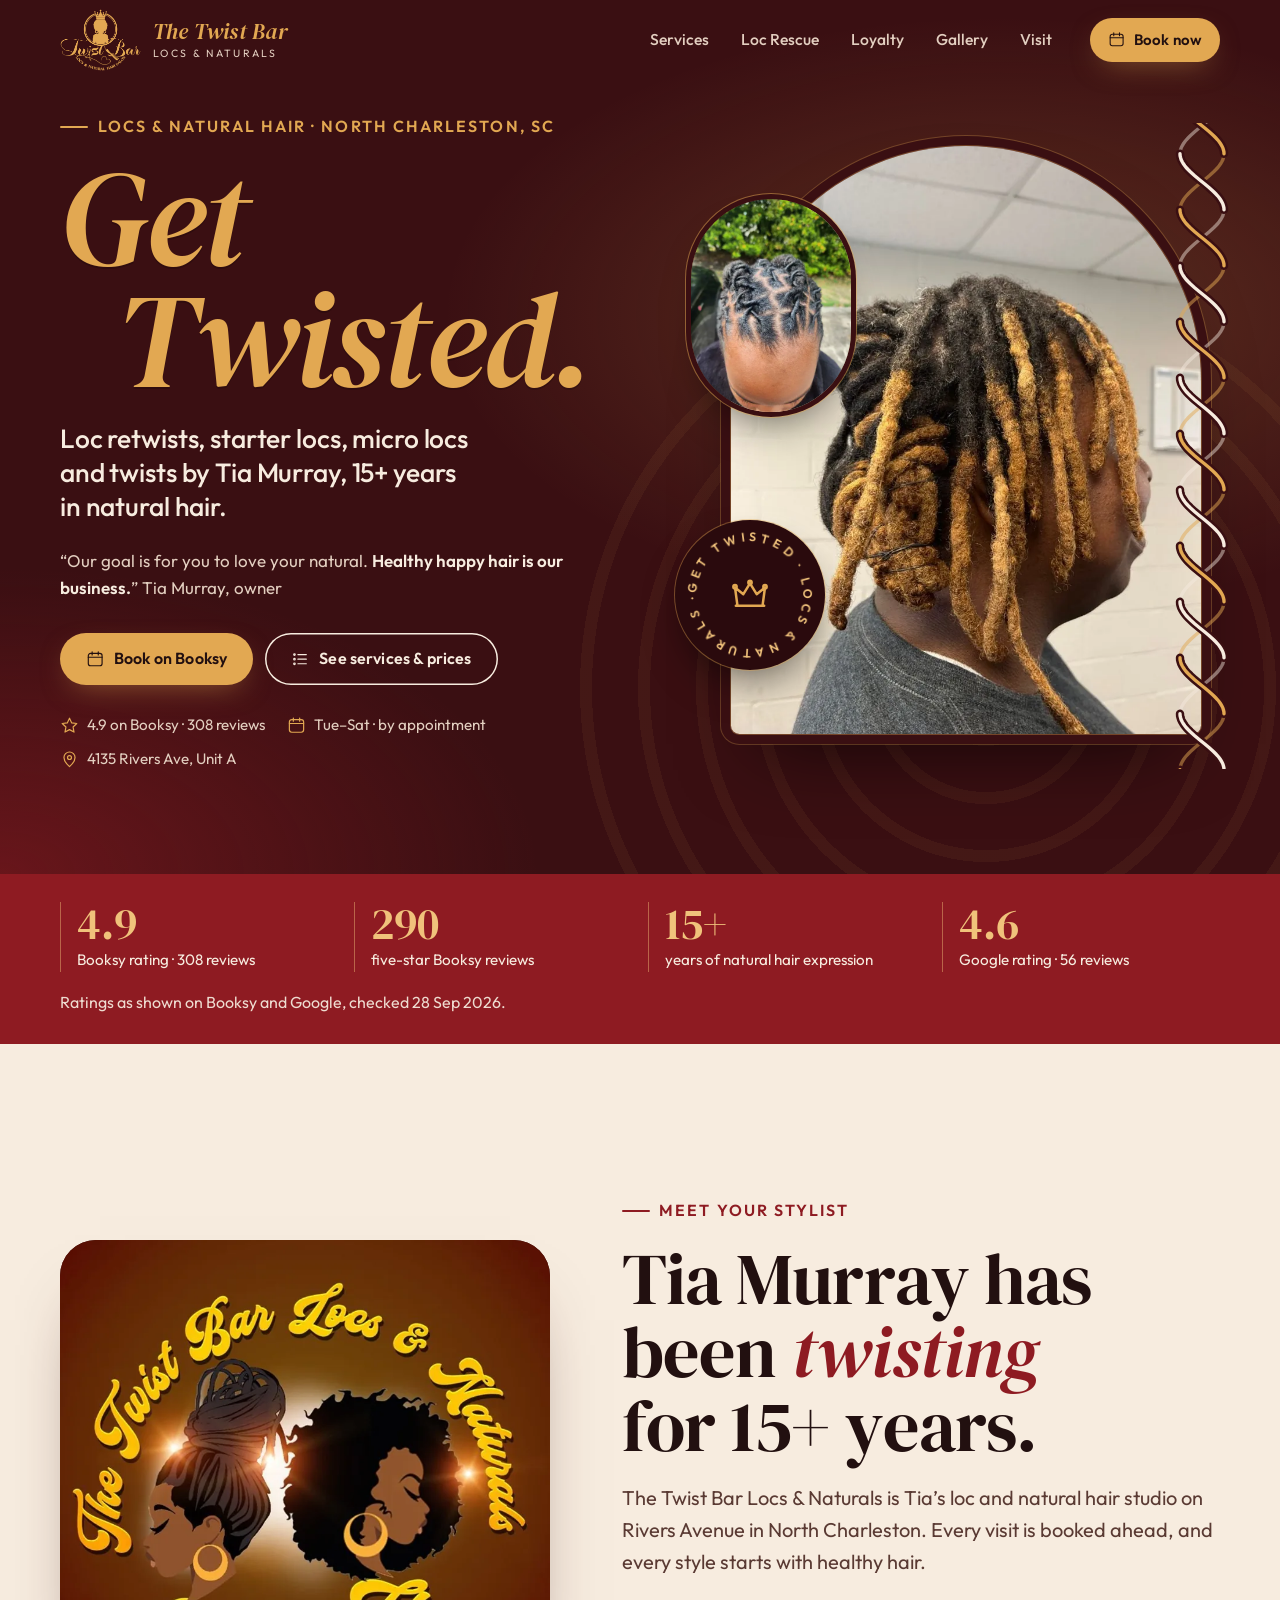
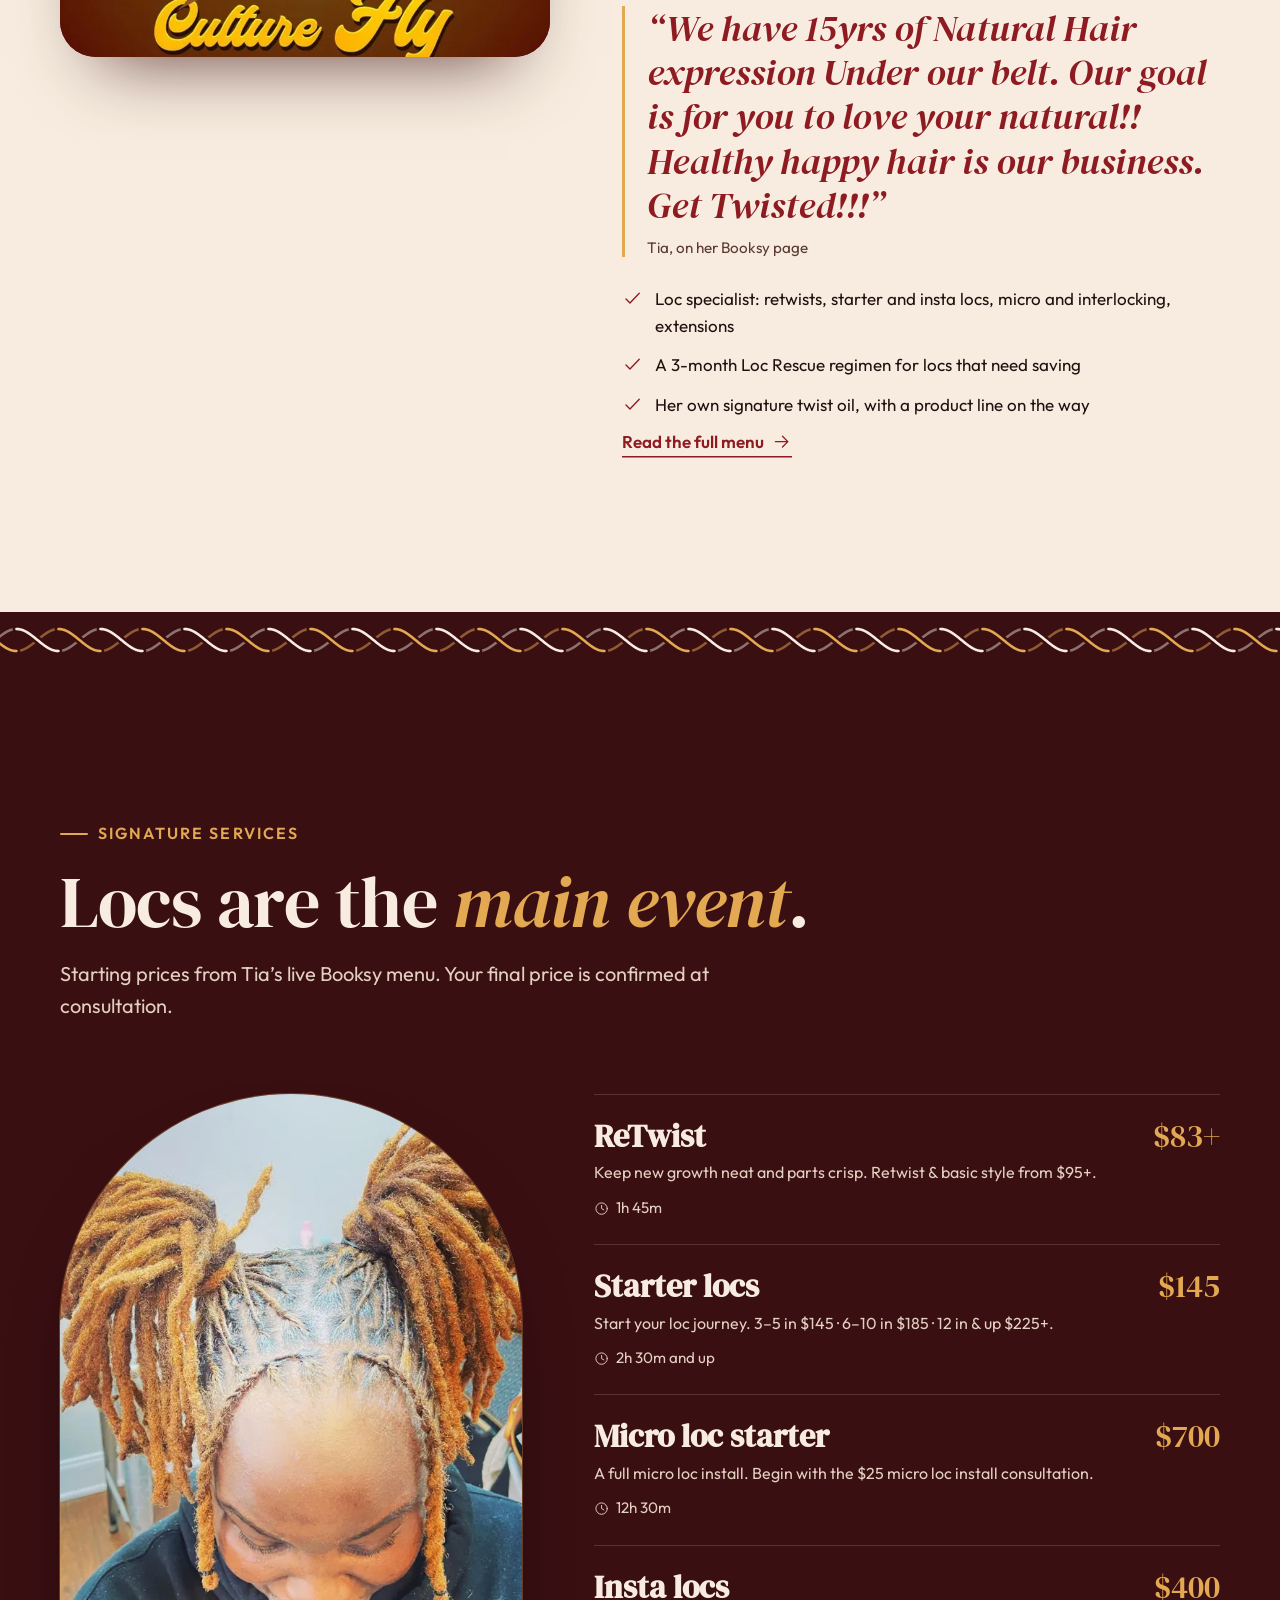
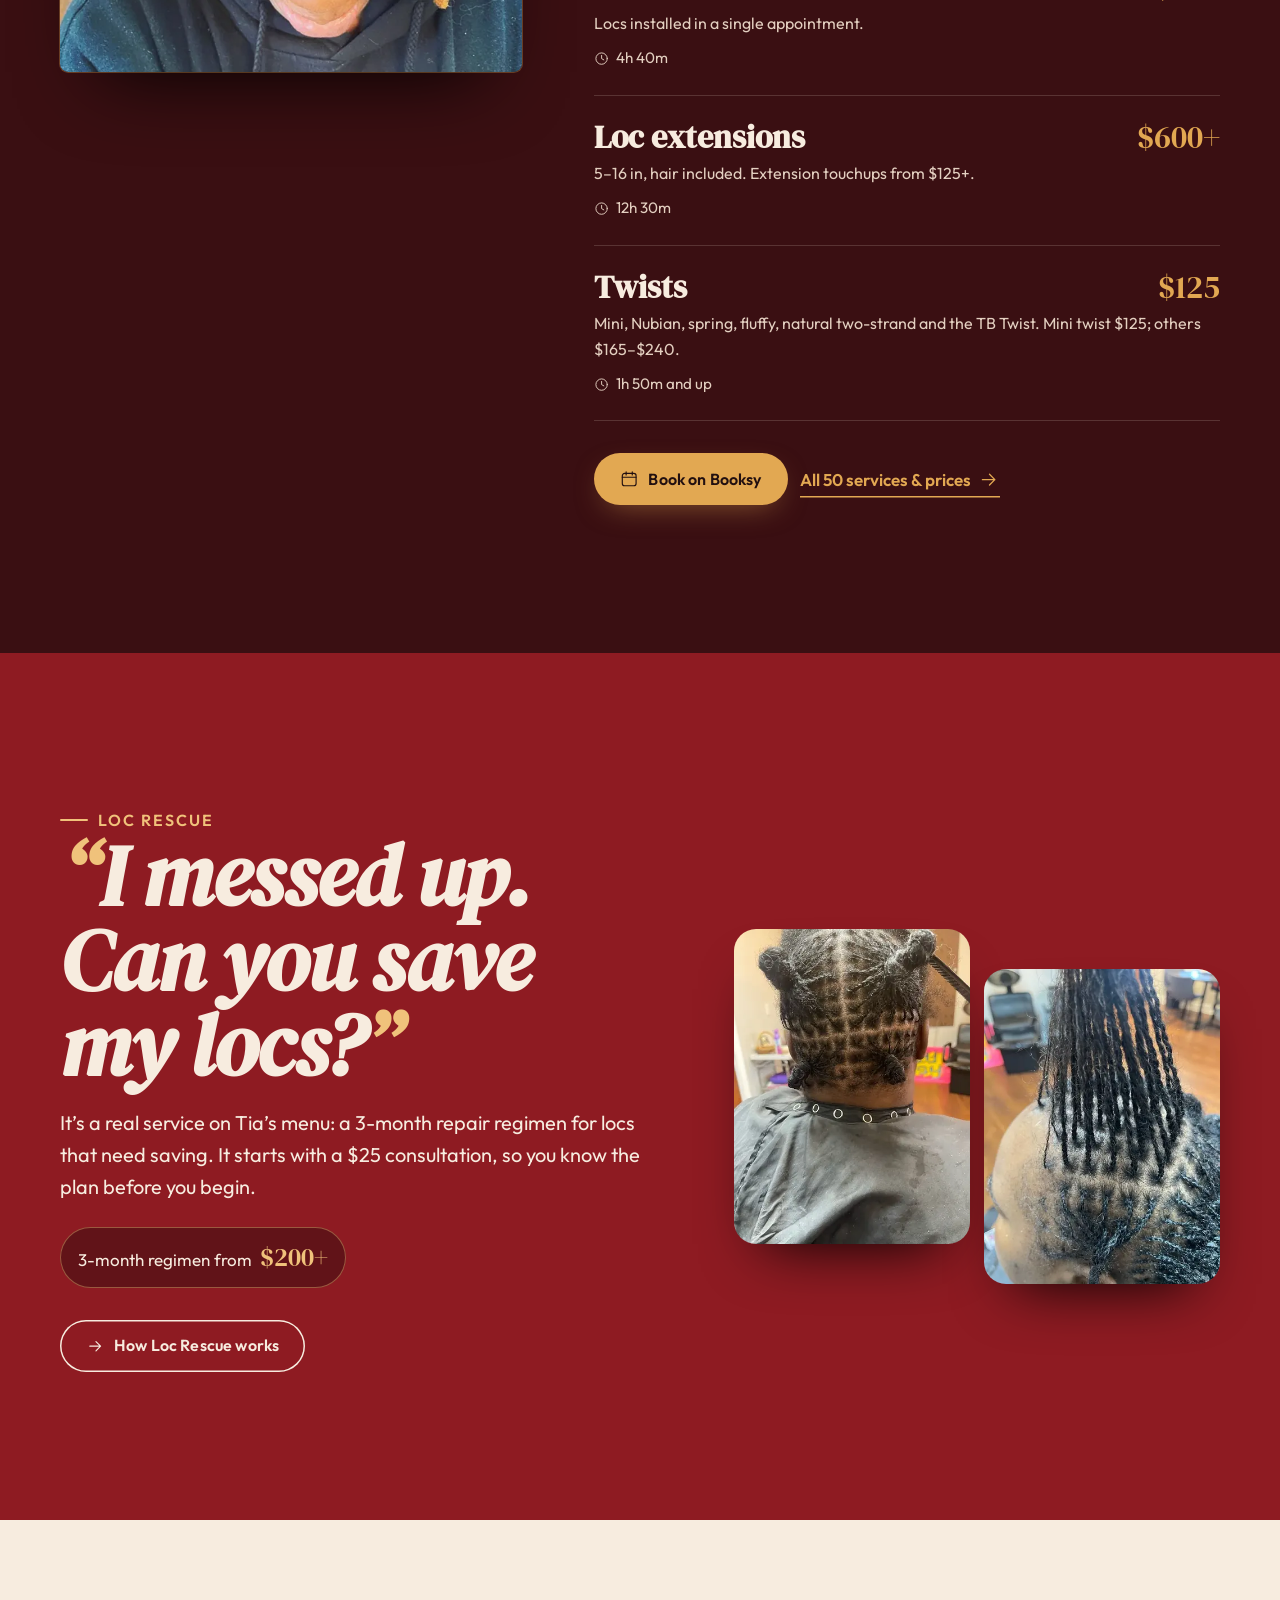
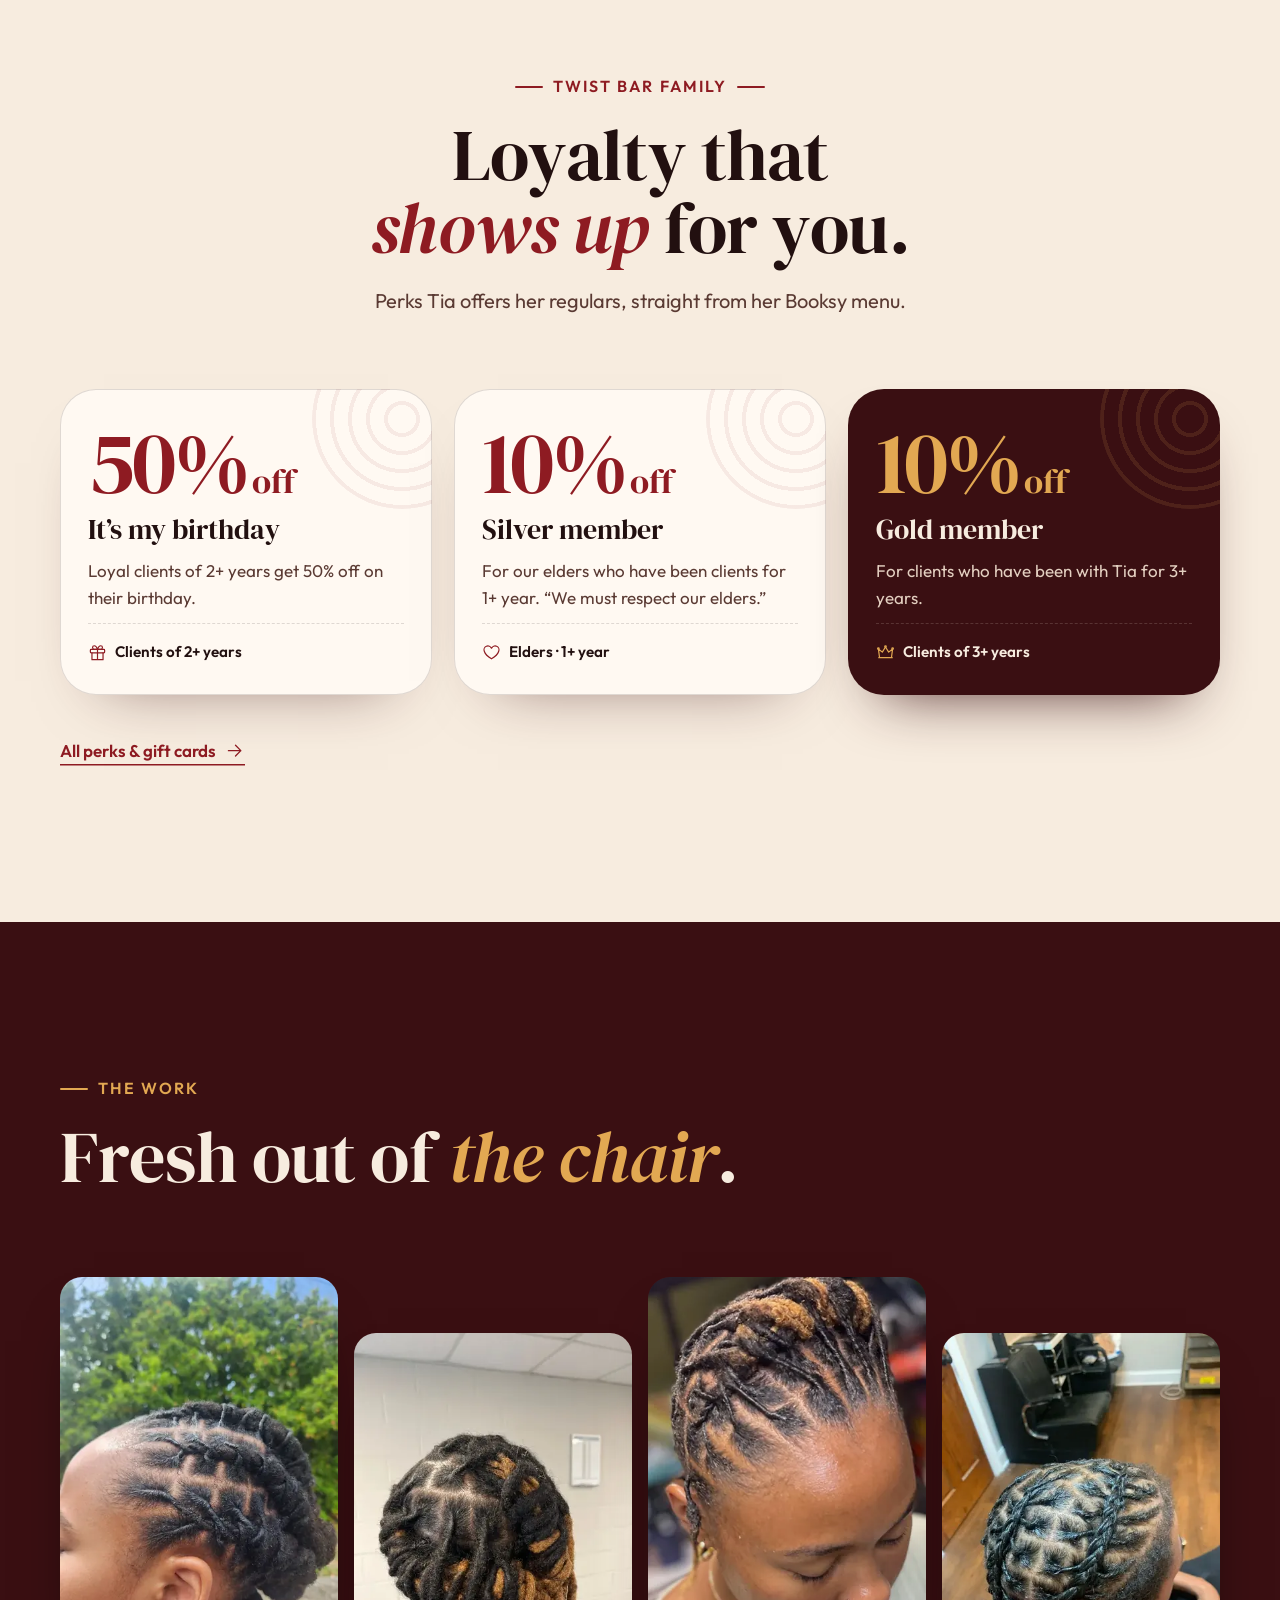
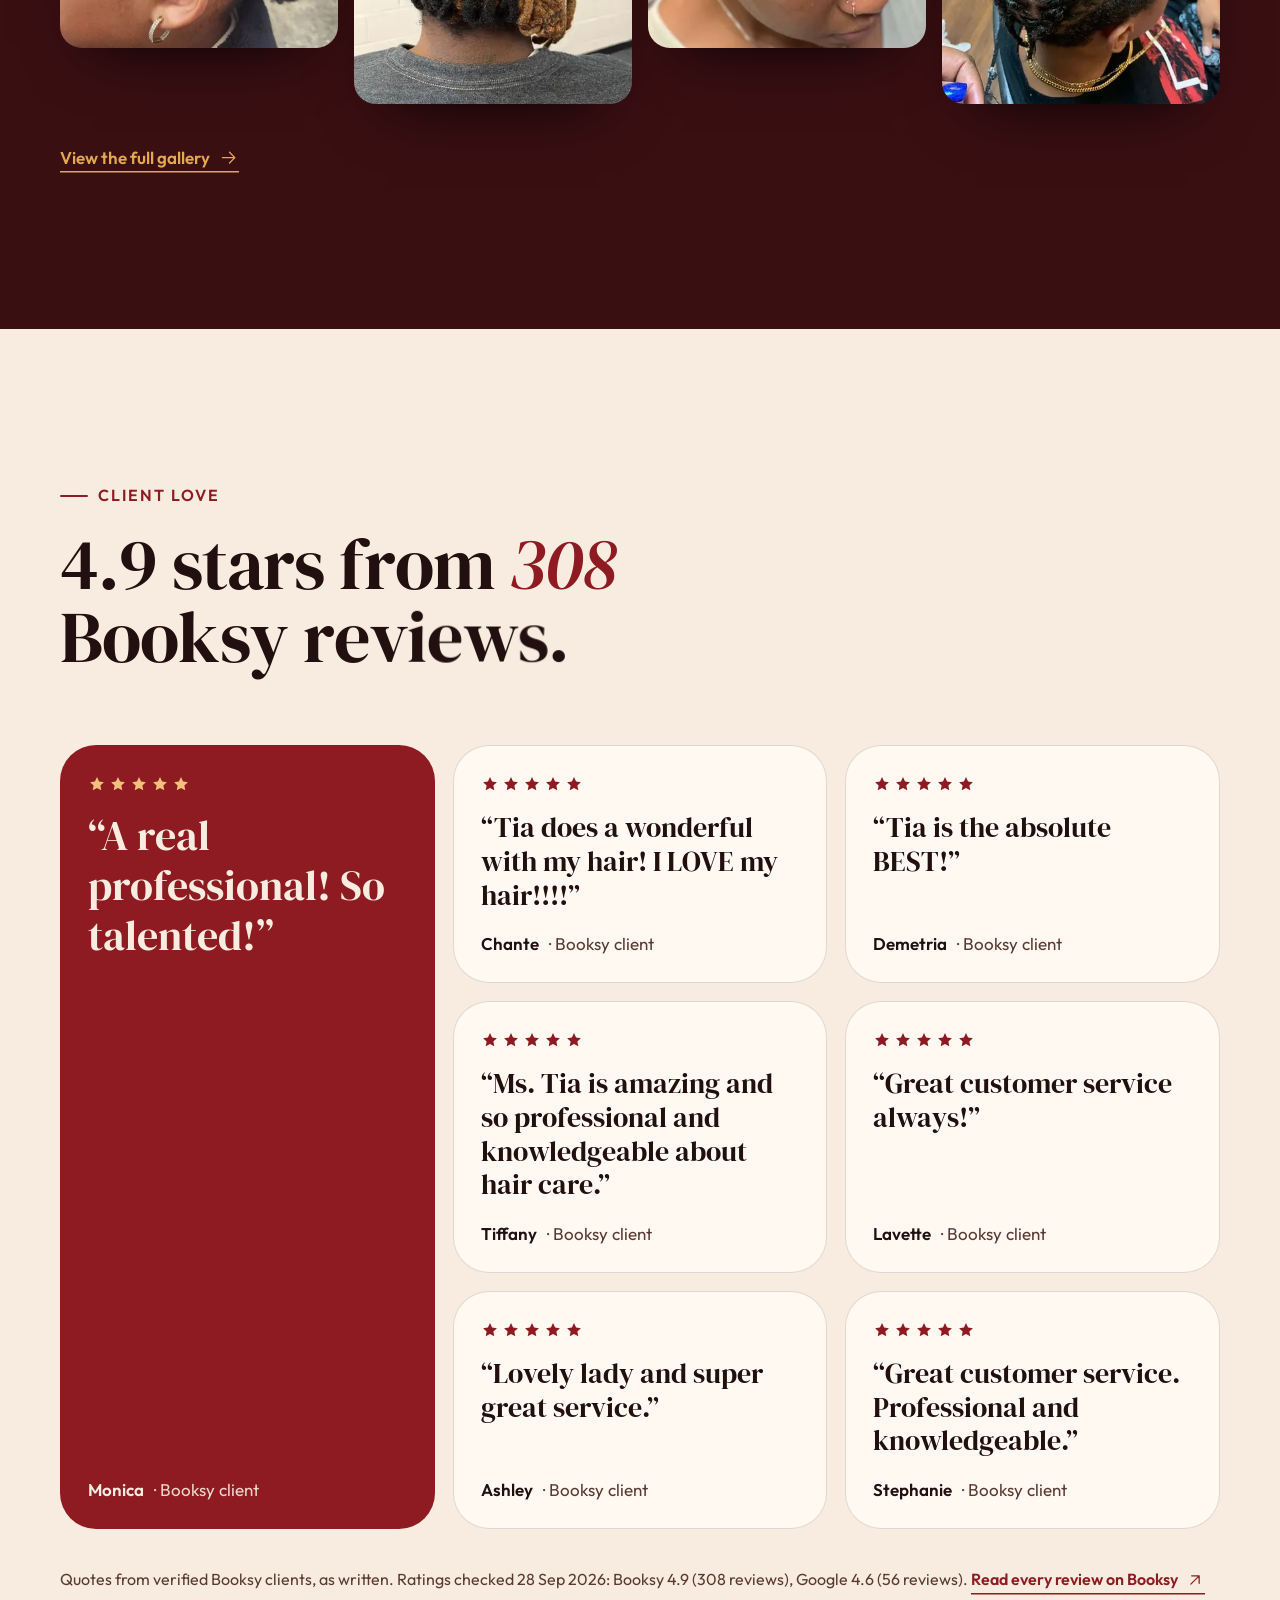
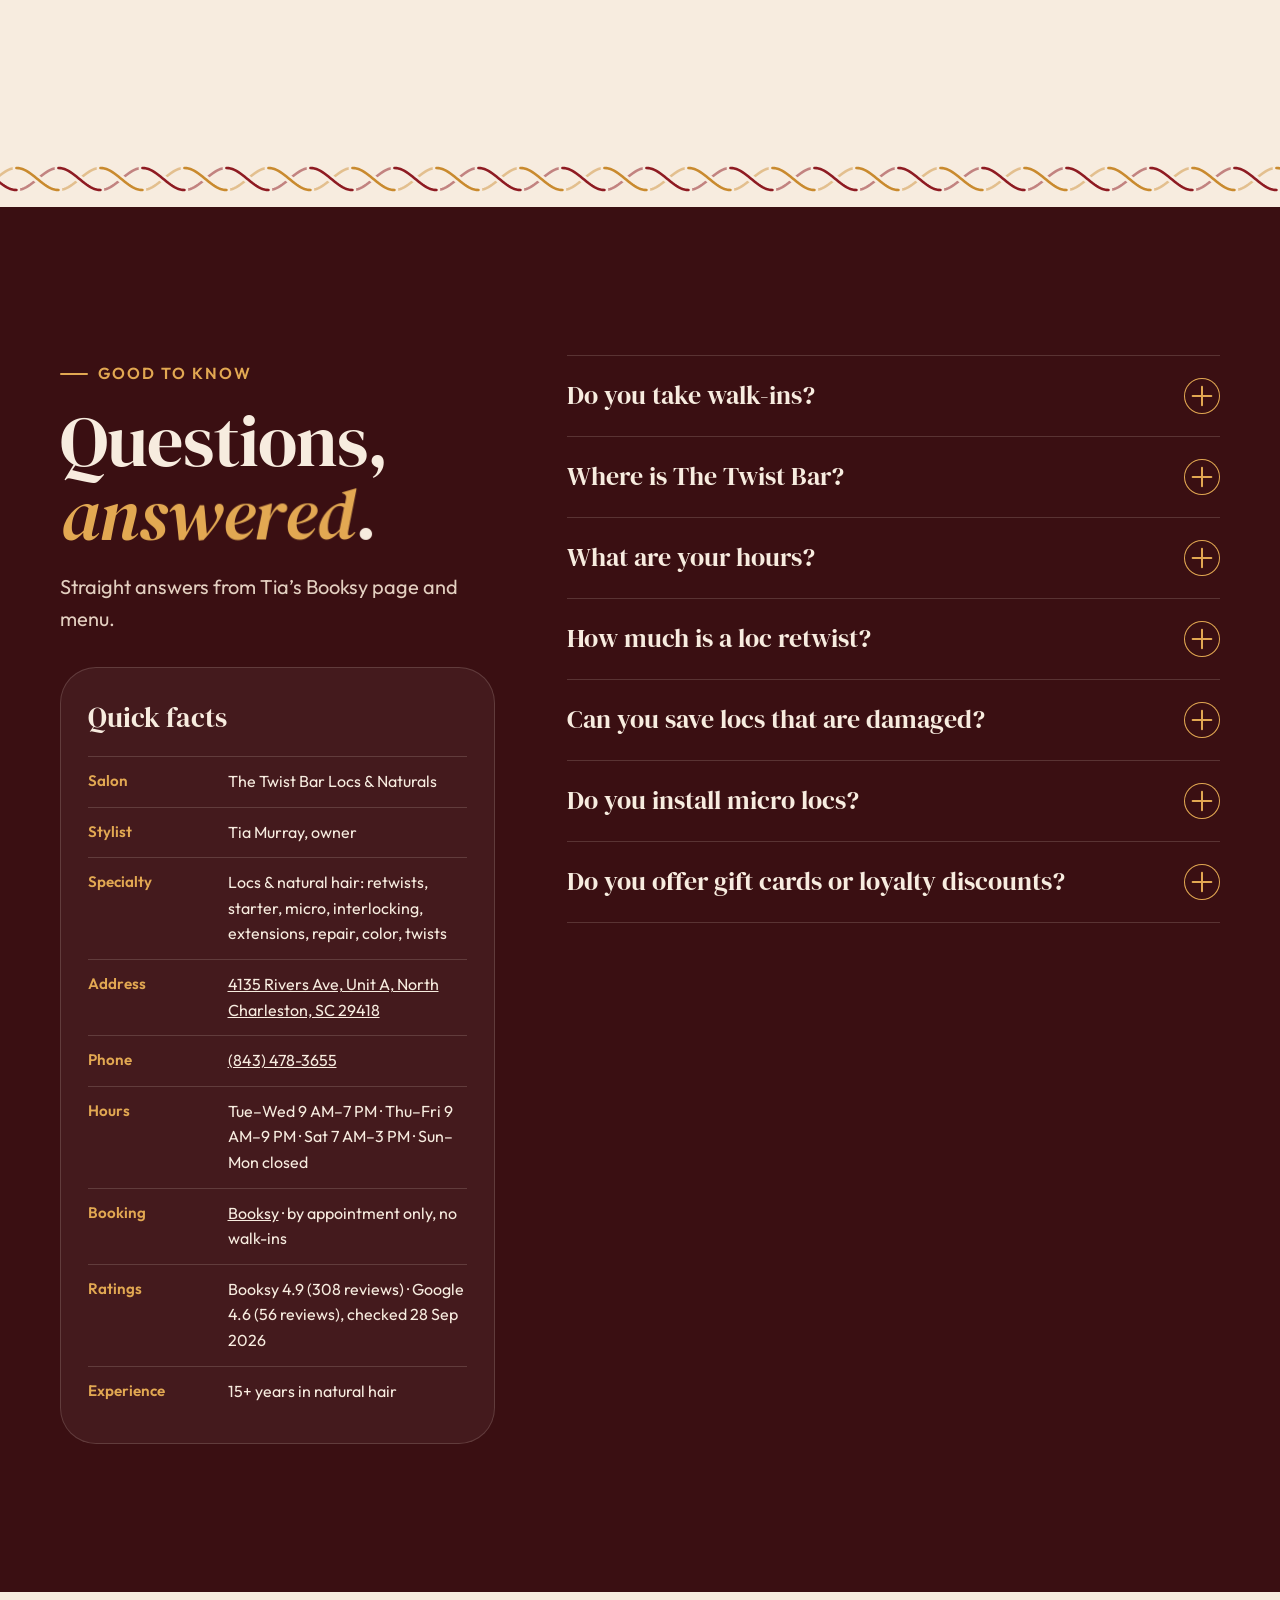
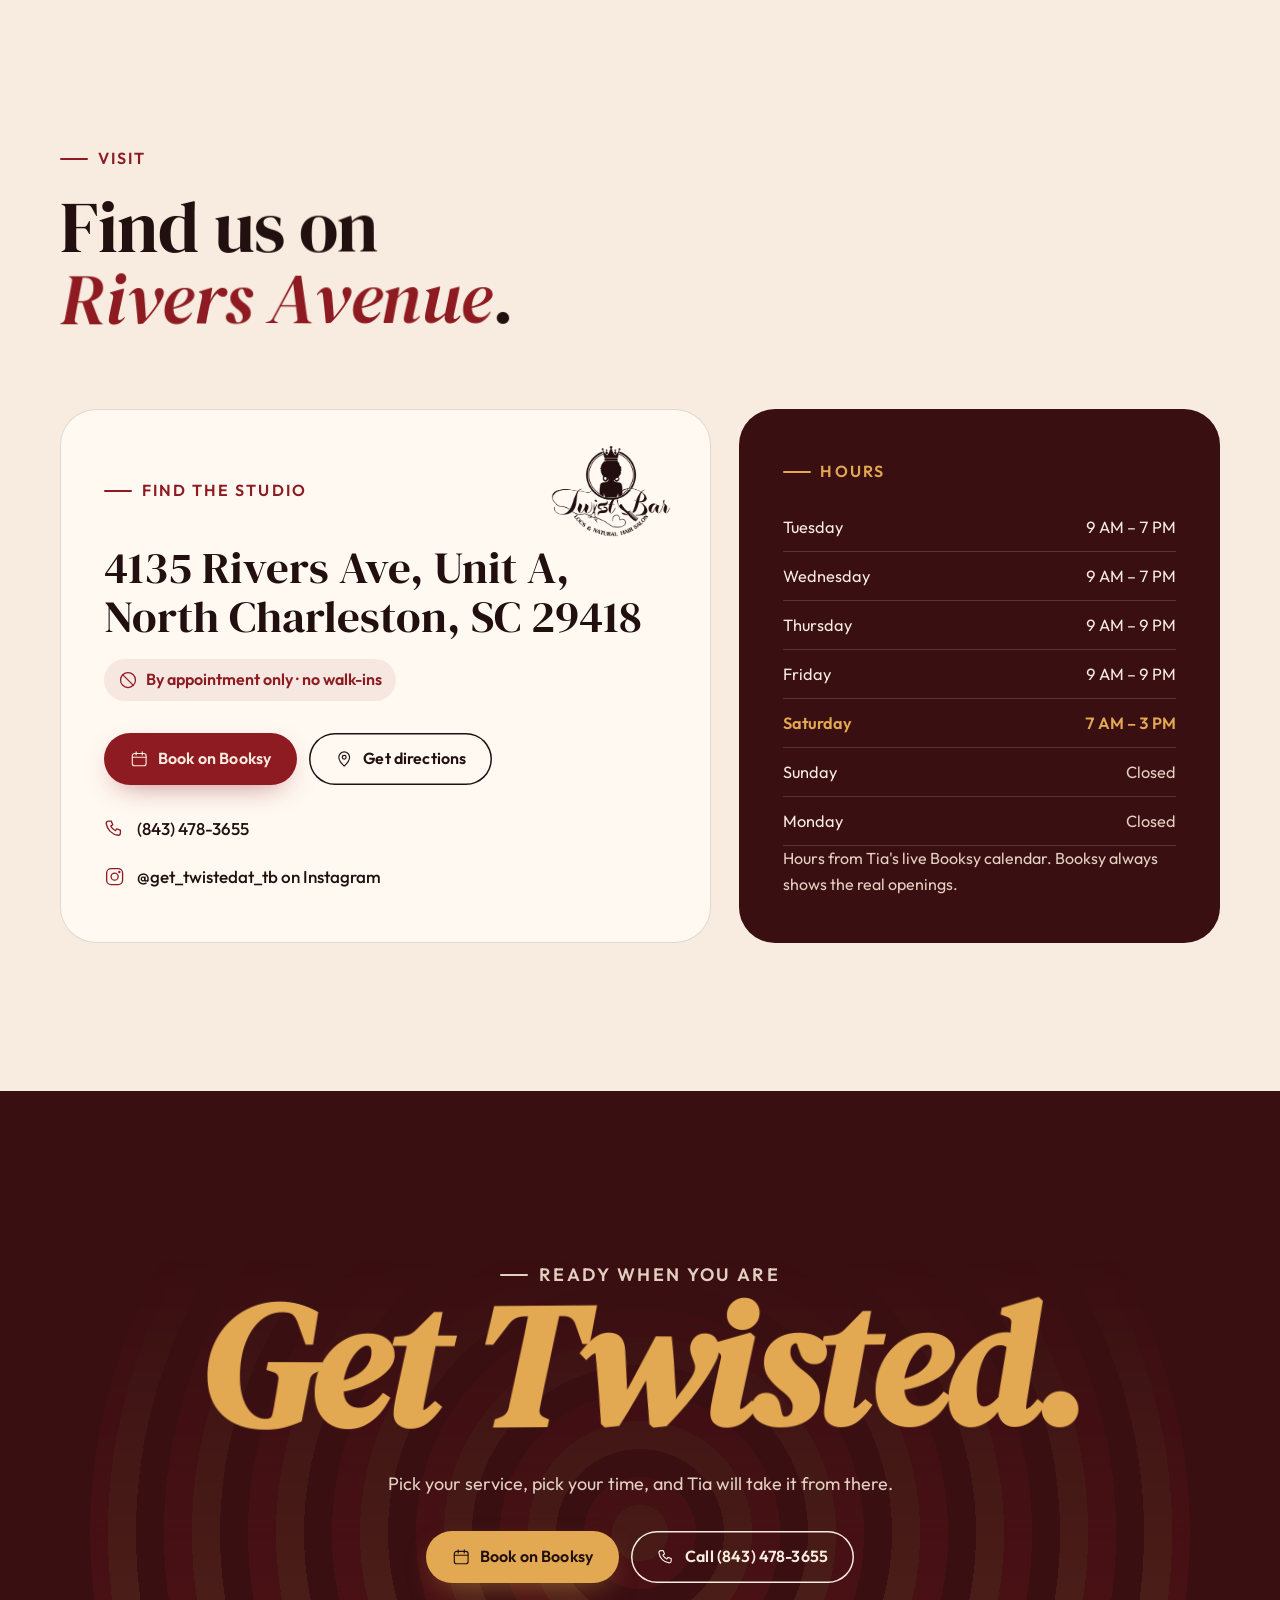
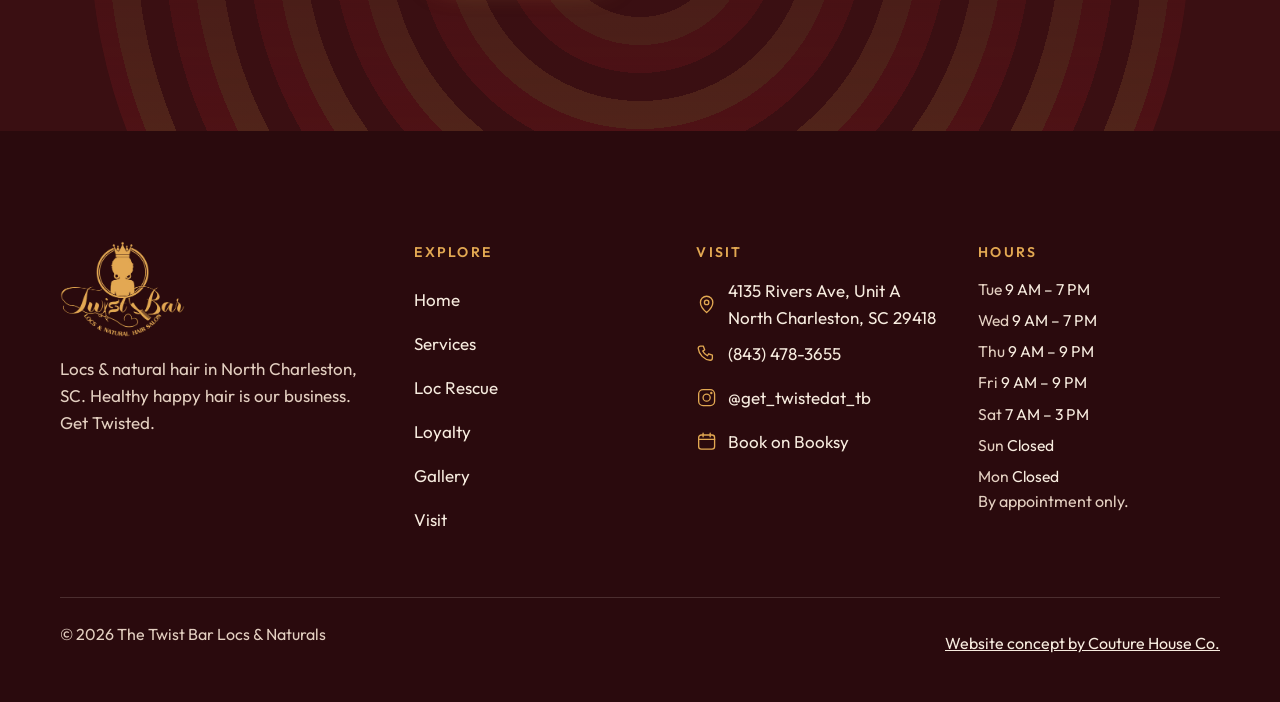
<file: index.html>
<!doctype html>
<html lang="en">
<head>
<meta charset="utf-8">
<meta name="viewport" content="width=device-width, initial-scale=1, viewport-fit=cover">
<title>Loc Salon in North Charleston, SC | The Twist Bar</title>
<meta name="description" content="Loc retwists, starter &amp; micro locs, loc repair and twists by Tia Murray in North Charleston, SC. 4.9 stars from 308 Booksy reviews. Book online.">
<link rel="canonical" href="https://the-twist-bar-locs-naturals.netlify.app/">
<meta name="robots" content="index, follow, max-image-preview:large">
<meta name="theme-color" content="#3a0f12">
<meta name="format-detection" content="telephone=no">
<meta property="og:type" content="website">
<meta property="og:site_name" content="The Twist Bar Locs &amp; Naturals">
<meta property="og:locale" content="en_US">
<meta property="og:title" content="The Twist Bar Locs &amp; Naturals | North Charleston">
<meta property="og:description" content="Loc retwists, starter &amp; micro locs, loc repair and twists by Tia Murray in North Charleston, SC. 4.9 stars from 308 Booksy reviews. Book online.">
<meta property="og:url" content="https://the-twist-bar-locs-naturals.netlify.app/">
<meta property="og:image" content="https://the-twist-bar-locs-naturals.netlify.app/assets/img/og/home.jpg">
<meta property="og:image:secure_url" content="https://the-twist-bar-locs-naturals.netlify.app/assets/img/og/home.jpg">
<meta property="og:image:width" content="1200">
<meta property="og:image:height" content="630">
<meta property="og:image:type" content="image/jpeg">
<meta property="og:image:alt" content="The Twist Bar Locs &amp; Naturals link preview: Get Twisted. Loc retwists, starter &amp; micro locs. 4.9 on Booksy · 308 reviews. Shown with client photos.">
<meta name="twitter:card" content="summary_large_image">
<meta name="twitter:title" content="The Twist Bar Locs &amp; Naturals | North Charleston">
<meta name="twitter:description" content="Loc retwists, starter &amp; micro locs, loc repair and twists by Tia Murray in North Charleston, SC. 4.9 stars from 308 Booksy reviews. Book online.">
<meta name="twitter:image" content="https://the-twist-bar-locs-naturals.netlify.app/assets/img/og/home.jpg">
<meta name="twitter:image:alt" content="The Twist Bar Locs &amp; Naturals link preview: Get Twisted. Loc retwists, starter &amp; micro locs. 4.9 on Booksy · 308 reviews. Shown with client photos.">
<meta name="geo.region" content="US-SC">
<meta name="geo.placename" content="North Charleston">
<link rel="icon" href="assets/img/favicon.svg" type="image/svg+xml">
<link rel="icon" href="assets/img/favicon-32.png" sizes="32x32" type="image/png">
<link rel="apple-touch-icon" href="assets/img/apple-touch-icon.png">
<link rel="manifest" href="site.webmanifest">
<link rel="preload" href="assets/fonts/dm-serif-display-latin-400-italic.woff2" as="font" type="font/woff2" crossorigin>

<link rel="preload" href="assets/fonts/outfit-latin-wght-normal.woff2" as="font" type="font/woff2" crossorigin>
<link rel="stylesheet" href="assets/css/site.css">
<script>document.documentElement.classList.add("js")</script>
<script defer src="assets/js/site.js"></script>
<script type="application/ld+json">{"@context":"https://schema.org","@type":"HairSalon","@id":"https://the-twist-bar-locs-naturals.netlify.app/#salon","name":"The Twist Bar Locs & Naturals","url":"https://the-twist-bar-locs-naturals.netlify.app/","telephone":"+1-843-478-3655","address":{"@type":"PostalAddress","streetAddress":"4135 Rivers Ave, Unit A","addressLocality":"North Charleston","addressRegion":"SC","postalCode":"29418","addressCountry":"US"},"openingHoursSpecification":[{"@type":"OpeningHoursSpecification","dayOfWeek":["https://schema.org/Tuesday","https://schema.org/Wednesday"],"opens":"09:00","closes":"19:00"},{"@type":"OpeningHoursSpecification","dayOfWeek":["https://schema.org/Thursday","https://schema.org/Friday"],"opens":"09:00","closes":"21:00"},{"@type":"OpeningHoursSpecification","dayOfWeek":"https://schema.org/Saturday","opens":"07:00","closes":"15:00"}],"priceRange":"$10–$700","image":["https://the-twist-bar-locs-naturals.netlify.app/assets/img/share.jpg","https://the-twist-bar-locs-naturals.netlify.app/assets/img/loc-knot-updo-honey.webp","https://the-twist-bar-locs-naturals.netlify.app/assets/img/fresh-retwist-crown.webp"],"logo":"https://the-twist-bar-locs-naturals.netlify.app/assets/img/logo-twist-bar-ink.png","sameAs":["https://www.instagram.com/get_twistedat_tb/","https://booksy.com/en-us/162900_the-twist-bar-locs-naturals_braids-locs_134778_charleston"],"alternateName":["The Twist Bar","Twist Bar Locs & Naturals"],"description":"Loc and natural hair salon in North Charleston, SC, owned by stylist Tia Murray: loc retwists, starter and insta locs, micro locs, interlocking, loc extensions, a 3-month loc repair program, color, twists and natural styles. By appointment only.","slogan":"Get Twisted!!!","founder":{"@type":"Person","@id":"https://the-twist-bar-locs-naturals.netlify.app/#tia","name":"Tia Murray","jobTitle":"Owner and loc stylist","worksFor":{"@id":"https://the-twist-bar-locs-naturals.netlify.app/#salon"}},"employee":[{"@type":"Person","@id":"https://the-twist-bar-locs-naturals.netlify.app/#tia","name":"Tia Murray","jobTitle":"Owner and loc stylist","worksFor":{"@id":"https://the-twist-bar-locs-naturals.netlify.app/#salon"}}],"currenciesAccepted":"USD","areaServed":[{"@type":"City","name":"North Charleston"},{"@type":"City","name":"Charleston"}],"knowsAbout":["Locs","Loc retwists","Starter locs","Insta locs","Micro locs","Interlocking","Loc extensions","Loc repair","Loc color","Two-strand twists","Natural hair care"],"hasOfferCatalog":{"@type":"OfferCatalog","name":"Services at The Twist Bar Locs & Naturals","itemListElement":[{"@type":"OfferCatalog","name":"Consultations","itemListElement":[{"@type":"Offer","itemOffered":{"@type":"Service","name":"Consultation"},"priceSpecification":{"@type":"PriceSpecification","priceCurrency":"USD","price":"25"},"url":"https://booksy.com/en-us/162900_the-twist-bar-locs-naturals_braids-locs_134778_charleston"},{"@type":"Offer","itemOffered":{"@type":"Service","name":"Micro loc install consultation"},"priceSpecification":{"@type":"PriceSpecification","priceCurrency":"USD","price":"25"},"url":"https://booksy.com/en-us/162900_the-twist-bar-locs-naturals_braids-locs_134778_charleston"}]},{"@type":"OfferCatalog","name":"Retwists & Styles","itemListElement":[{"@type":"Offer","itemOffered":{"@type":"Service","name":"ReTwist"},"priceSpecification":{"@type":"PriceSpecification","priceCurrency":"USD","minPrice":"83"},"url":"https://booksy.com/en-us/162900_the-twist-bar-locs-naturals_braids-locs_134778_charleston"},{"@type":"Offer","itemOffered":{"@type":"Service","name":"Retwist & basic style","description":"3-part shampoo, deep condition, retwist and a basic style."},"priceSpecification":{"@type":"PriceSpecification","priceCurrency":"USD","minPrice":"95"},"url":"https://booksy.com/en-us/162900_the-twist-bar-locs-naturals_braids-locs_134778_charleston"},{"@type":"Offer","itemOffered":{"@type":"Service","name":"Retwist & 2 strand twist"},"priceSpecification":{"@type":"PriceSpecification","priceCurrency":"USD","price":"133"},"url":"https://booksy.com/en-us/162900_the-twist-bar-locs-naturals_braids-locs_134778_charleston"},{"@type":"Offer","itemOffered":{"@type":"Service","name":"Loc retwist & pipe cleaners"},"priceSpecification":{"@type":"PriceSpecification","priceCurrency":"USD","price":"125"},"url":"https://booksy.com/en-us/162900_the-twist-bar-locs-naturals_braids-locs_134778_charleston"},{"@type":"Offer","itemOffered":{"@type":"Service","name":"Loc retwist & petals"},"priceSpecification":{"@type":"PriceSpecification","priceCurrency":"USD","price":"135"},"url":"https://booksy.com/en-us/162900_the-twist-bar-locs-naturals_braids-locs_134778_charleston"},{"@type":"Offer","itemOffered":{"@type":"Service","name":"Loc retwist & rope twist"},"priceSpecification":{"@type":"PriceSpecification","priceCurrency":"USD","minPrice":"120"},"url":"https://booksy.com/en-us/162900_the-twist-bar-locs-naturals_braids-locs_134778_charleston"},{"@type":"Offer","itemOffered":{"@type":"Service","name":"Kids retwist (ages 5–12)"},"priceSpecification":{"@type":"PriceSpecification","priceCurrency":"USD","price":"75"},"url":"https://booksy.com/en-us/162900_the-twist-bar-locs-naturals_braids-locs_134778_charleston"},{"@type":"Offer","itemOffered":{"@type":"Service","name":"Loc style"},"priceSpecification":{"@type":"PriceSpecification","priceCurrency":"USD","price":"25"},"url":"https://booksy.com/en-us/162900_the-twist-bar-locs-naturals_braids-locs_134778_charleston"},{"@type":"Offer","itemOffered":{"@type":"Service","name":"Loc detox"},"priceSpecification":{"@type":"PriceSpecification","priceCurrency":"USD","price":"40"},"url":"https://booksy.com/en-us/162900_the-twist-bar-locs-naturals_braids-locs_134778_charleston"}]},{"@type":"OfferCatalog","name":"Starter & Insta Locs","itemListElement":[{"@type":"Offer","itemOffered":{"@type":"Service","name":"Starter locs (3–5 in)"},"priceSpecification":{"@type":"PriceSpecification","priceCurrency":"USD","price":"145"},"url":"https://booksy.com/en-us/162900_the-twist-bar-locs-naturals_braids-locs_134778_charleston"},{"@type":"Offer","itemOffered":{"@type":"Service","name":"Starter locs (6–10 in)"},"priceSpecification":{"@type":"PriceSpecification","priceCurrency":"USD","price":"185"},"url":"https://booksy.com/en-us/162900_the-twist-bar-locs-naturals_braids-locs_134778_charleston"},{"@type":"Offer","itemOffered":{"@type":"Service","name":"Starter locs (12 in & up)"},"priceSpecification":{"@type":"PriceSpecification","priceCurrency":"USD","minPrice":"225"},"url":"https://booksy.com/en-us/162900_the-twist-bar-locs-naturals_braids-locs_134778_charleston"},{"@type":"Offer","itemOffered":{"@type":"Service","name":"Insta locs"},"priceSpecification":{"@type":"PriceSpecification","priceCurrency":"USD","price":"400"},"url":"https://booksy.com/en-us/162900_the-twist-bar-locs-naturals_braids-locs_134778_charleston"}]},{"@type":"OfferCatalog","name":"Micro & Interlocking","itemListElement":[{"@type":"Offer","itemOffered":{"@type":"Service","name":"Micro loc starter"},"priceSpecification":{"@type":"PriceSpecification","priceCurrency":"USD","price":"700"},"url":"https://booksy.com/en-us/162900_the-twist-bar-locs-naturals_braids-locs_134778_charleston"},{"@type":"Offer","itemOffered":{"@type":"Service","name":"Micro loc retightening (on schedule)","description":"For micro locs kept on their retightening schedule."},"priceSpecification":{"@type":"PriceSpecification","priceCurrency":"USD","price":"150"},"url":"https://booksy.com/en-us/162900_the-twist-bar-locs-naturals_braids-locs_134778_charleston"},{"@type":"Offer","itemOffered":{"@type":"Service","name":"Interlock start"},"priceSpecification":{"@type":"PriceSpecification","priceCurrency":"USD","price":"375"},"url":"https://booksy.com/en-us/162900_the-twist-bar-locs-naturals_braids-locs_134778_charleston"},{"@type":"Offer","itemOffered":{"@type":"Service","name":"Interlock retightening (3–6 in, 5 weeks)","description":"For 3–6 in locs on a 5-week schedule."},"priceSpecification":{"@type":"PriceSpecification","priceCurrency":"USD","minPrice":"135"},"url":"https://booksy.com/en-us/162900_the-twist-bar-locs-naturals_braids-locs_134778_charleston"}]},{"@type":"OfferCatalog","name":"Extensions & Repair","itemListElement":[{"@type":"Offer","itemOffered":{"@type":"Service","name":"I messed up. Can you save my locs?","description":"Loc Rescue: a 3-month repair regimen."},"priceSpecification":{"@type":"PriceSpecification","priceCurrency":"USD","minPrice":"200"},"url":"https://booksy.com/en-us/162900_the-twist-bar-locs-naturals_braids-locs_134778_charleston"},{"@type":"Offer","itemOffered":{"@type":"Service","name":"I need everything done","description":"Loc detox, scalp detox shampoo, deep condition or hot oil, retwist and any style, plus a loc sock and a bottle of our own signature twist oil."},"priceSpecification":{"@type":"PriceSpecification","priceCurrency":"USD","price":"250"},"url":"https://booksy.com/en-us/162900_the-twist-bar-locs-naturals_braids-locs_134778_charleston"},{"@type":"Offer","itemOffered":{"@type":"Service","name":"Loc extensions (5–16 in, hair included)"},"priceSpecification":{"@type":"PriceSpecification","priceCurrency":"USD","minPrice":"600"},"url":"https://booksy.com/en-us/162900_the-twist-bar-locs-naturals_braids-locs_134778_charleston"},{"@type":"Offer","itemOffered":{"@type":"Service","name":"Loc extension touchup"},"priceSpecification":{"@type":"PriceSpecification","priceCurrency":"USD","minPrice":"125"},"url":"https://booksy.com/en-us/162900_the-twist-bar-locs-naturals_braids-locs_134778_charleston"},{"@type":"Offer","itemOffered":{"@type":"Service","name":"Loc reattachment"},"priceSpecification":{"@type":"PriceSpecification","priceCurrency":"USD","price":"400"},"url":"https://booksy.com/en-us/162900_the-twist-bar-locs-naturals_braids-locs_134778_charleston"}]},{"@type":"OfferCatalog","name":"Color","itemListElement":[{"@type":"Offer","itemOffered":{"@type":"Service","name":"Color & start (12 in & up)"},"priceSpecification":{"@type":"PriceSpecification","priceCurrency":"USD","minPrice":"300"},"url":"https://booksy.com/en-us/162900_the-twist-bar-locs-naturals_braids-locs_134778_charleston"},{"@type":"Offer","itemOffered":{"@type":"Service","name":"Retwist, color & basic style"},"priceSpecification":{"@type":"PriceSpecification","priceCurrency":"USD","price":"225"},"url":"https://booksy.com/en-us/162900_the-twist-bar-locs-naturals_braids-locs_134778_charleston"},{"@type":"Offer","itemOffered":{"@type":"Service","name":"Color"},"priceSpecification":{"@type":"PriceSpecification","priceCurrency":"USD","price":"75"},"url":"https://booksy.com/en-us/162900_the-twist-bar-locs-naturals_braids-locs_134778_charleston"},{"@type":"Offer","itemOffered":{"@type":"Service","name":"Light & color"},"priceSpecification":{"@type":"PriceSpecification","priceCurrency":"USD","price":"75"},"url":"https://booksy.com/en-us/162900_the-twist-bar-locs-naturals_braids-locs_134778_charleston"},{"@type":"Offer","itemOffered":{"@type":"Service","name":"Loc tip color"},"priceSpecification":{"@type":"PriceSpecification","priceCurrency":"USD","price":"65"},"url":"https://booksy.com/en-us/162900_the-twist-bar-locs-naturals_braids-locs_134778_charleston"},{"@type":"Offer","itemOffered":{"@type":"Service","name":"Grey coverage"},"priceSpecification":{"@type":"PriceSpecification","priceCurrency":"USD","price":"40"},"url":"https://booksy.com/en-us/162900_the-twist-bar-locs-naturals_braids-locs_134778_charleston"}]},{"@type":"OfferCatalog","name":"Twists","itemListElement":[{"@type":"Offer","itemOffered":{"@type":"Service","name":"Mini twist"},"priceSpecification":{"@type":"PriceSpecification","priceCurrency":"USD","price":"125"},"url":"https://booksy.com/en-us/162900_the-twist-bar-locs-naturals_braids-locs_134778_charleston"},{"@type":"Offer","itemOffered":{"@type":"Service","name":"Nubian twist (hair included)"},"priceSpecification":{"@type":"PriceSpecification","priceCurrency":"USD","price":"200"},"url":"https://booksy.com/en-us/162900_the-twist-bar-locs-naturals_braids-locs_134778_charleston"},{"@type":"Offer","itemOffered":{"@type":"Service","name":"Spring twist (hair included)"},"priceSpecification":{"@type":"PriceSpecification","priceCurrency":"USD","price":"200"},"url":"https://booksy.com/en-us/162900_the-twist-bar-locs-naturals_braids-locs_134778_charleston"},{"@type":"Offer","itemOffered":{"@type":"Service","name":"Fluffy twist (hair included)"},"priceSpecification":{"@type":"PriceSpecification","priceCurrency":"USD","price":"165"},"url":"https://booksy.com/en-us/162900_the-twist-bar-locs-naturals_braids-locs_134778_charleston"},{"@type":"Offer","itemOffered":{"@type":"Service","name":"TB Twist (short)"},"priceSpecification":{"@type":"PriceSpecification","priceCurrency":"USD","price":"185"},"url":"https://booksy.com/en-us/162900_the-twist-bar-locs-naturals_braids-locs_134778_charleston"},{"@type":"Offer","itemOffered":{"@type":"Service","name":"Natural two strand twist (human hair)"},"priceSpecification":{"@type":"PriceSpecification","priceCurrency":"USD","price":"240"},"url":"https://booksy.com/en-us/162900_the-twist-bar-locs-naturals_braids-locs_134778_charleston"}]},{"@type":"OfferCatalog","name":"Natural Hair & Treatments","itemListElement":[{"@type":"Offer","itemOffered":{"@type":"Service","name":"Natural style"},"priceSpecification":{"@type":"PriceSpecification","priceCurrency":"USD","price":"85"},"url":"https://booksy.com/en-us/162900_the-twist-bar-locs-naturals_braids-locs_134778_charleston"},{"@type":"Offer","itemOffered":{"@type":"Service","name":"Twist out"},"priceSpecification":{"@type":"PriceSpecification","priceCurrency":"USD","price":"50"},"url":"https://booksy.com/en-us/162900_the-twist-bar-locs-naturals_braids-locs_134778_charleston"},{"@type":"Offer","itemOffered":{"@type":"Service","name":"Flat twist out"},"priceSpecification":{"@type":"PriceSpecification","priceCurrency":"USD","price":"55"},"url":"https://booksy.com/en-us/162900_the-twist-bar-locs-naturals_braids-locs_134778_charleston"},{"@type":"Offer","itemOffered":{"@type":"Service","name":"Flat twist with afro kinky hair added"},"priceSpecification":{"@type":"PriceSpecification","priceCurrency":"USD","minPrice":"100"},"url":"https://booksy.com/en-us/162900_the-twist-bar-locs-naturals_braids-locs_134778_charleston"},{"@type":"Offer","itemOffered":{"@type":"Service","name":"Rod set"},"priceSpecification":{"@type":"PriceSpecification","priceCurrency":"USD","price":"90"},"url":"https://booksy.com/en-us/162900_the-twist-bar-locs-naturals_braids-locs_134778_charleston"},{"@type":"Offer","itemOffered":{"@type":"Service","name":"Big chop"},"priceSpecification":{"@type":"PriceSpecification","priceCurrency":"USD","price":"30"},"url":"https://booksy.com/en-us/162900_the-twist-bar-locs-naturals_braids-locs_134778_charleston"},{"@type":"Offer","itemOffered":{"@type":"Service","name":"Trim"},"priceSpecification":{"@type":"PriceSpecification","priceCurrency":"USD","price":"20"},"url":"https://booksy.com/en-us/162900_the-twist-bar-locs-naturals_braids-locs_134778_charleston"},{"@type":"Offer","itemOffered":{"@type":"Service","name":"Shampoo & condition"},"priceSpecification":{"@type":"PriceSpecification","priceCurrency":"USD","price":"35"},"url":"https://booksy.com/en-us/162900_the-twist-bar-locs-naturals_braids-locs_134778_charleston"},{"@type":"Offer","itemOffered":{"@type":"Service","name":"Deep condition"},"priceSpecification":{"@type":"PriceSpecification","priceCurrency":"USD","price":"10"},"url":"https://booksy.com/en-us/162900_the-twist-bar-locs-naturals_braids-locs_134778_charleston"},{"@type":"Offer","itemOffered":{"@type":"Service","name":"Hot oil treatment"},"priceSpecification":{"@type":"PriceSpecification","priceCurrency":"USD","price":"10"},"url":"https://booksy.com/en-us/162900_the-twist-bar-locs-naturals_braids-locs_134778_charleston"},{"@type":"Offer","itemOffered":{"@type":"Service","name":"Protein treatment"},"priceSpecification":{"@type":"PriceSpecification","priceCurrency":"USD","price":"20"},"url":"https://booksy.com/en-us/162900_the-twist-bar-locs-naturals_braids-locs_134778_charleston"}]},{"@type":"OfferCatalog","name":"Loyalty perks","itemListElement":[{"@type":"Offer","itemOffered":{"@type":"Service","name":"It's my birthday","description":"50% off on your birthday for loyal clients of 2+ years."},"priceSpecification":{"@type":"PriceSpecification","priceCurrency":"USD","price":"0"},"url":"https://booksy.com/en-us/162900_the-twist-bar-locs-naturals_braids-locs_134778_charleston"},{"@type":"Offer","itemOffered":{"@type":"Service","name":"Silver member","description":"10% off for our elders who have been clients for 1+ year."},"priceSpecification":{"@type":"PriceSpecification","priceCurrency":"USD","price":"0"},"url":"https://booksy.com/en-us/162900_the-twist-bar-locs-naturals_braids-locs_134778_charleston"},{"@type":"Offer","itemOffered":{"@type":"Service","name":"Gold member","description":"10% off for clients of 3+ years."},"priceSpecification":{"@type":"PriceSpecification","priceCurrency":"USD","price":"5"},"url":"https://booksy.com/en-us/162900_the-twist-bar-locs-naturals_braids-locs_134778_charleston"}]}]},"potentialAction":{"@type":"ReserveAction","target":{"@type":"EntryPoint","urlTemplate":"https://booksy.com/en-us/162900_the-twist-bar-locs-naturals_braids-locs_134778_charleston","inLanguage":"en-US","actionPlatform":["https://schema.org/DesktopWebPlatform","https://schema.org/MobileWebPlatform"]},"result":{"@type":"Reservation","name":"Appointment at The Twist Bar Locs & Naturals"}}}</script>
<script type="application/ld+json">{"@context":"https://schema.org","@type":"WebSite","@id":"https://the-twist-bar-locs-naturals.netlify.app/#website","url":"https://the-twist-bar-locs-naturals.netlify.app/","name":"The Twist Bar Locs & Naturals","inLanguage":"en-US","publisher":{"@id":"https://the-twist-bar-locs-naturals.netlify.app/#salon"}}</script>
<script type="application/ld+json">{"@context":"https://schema.org","@type":"FAQPage","mainEntity":[{"@type":"Question","name":"Do you take walk-ins?","acceptedAnswer":{"@type":"Answer","text":"No. The Twist Bar is by appointment only, and there is no waiting area. Book your time on Booksy and arrive at your appointment time."}},{"@type":"Question","name":"Where is The Twist Bar?","acceptedAnswer":{"@type":"Answer","text":"4135 Rivers Ave, Unit A, North Charleston, SC 29418. Use Get directions for Google Maps, or call (843) 478-3655."}},{"@type":"Question","name":"What are your hours?","acceptedAnswer":{"@type":"Answer","text":"Tuesday and Wednesday 9 AM to 7 PM, Thursday and Friday 9 AM to 9 PM, and Saturday 7 AM to 3 PM. Closed Sunday and Monday. Booksy shows Tia's live openings."}},{"@type":"Question","name":"How much is a loc retwist?","acceptedAnswer":{"@type":"Answer","text":"A ReTwist starts at $83 and takes about 1 hour 45 minutes. Retwist & basic style, with a 3-part shampoo and deep condition, starts at $95. A kids retwist (ages 5 to 12) is $75."}},{"@type":"Question","name":"Can you save locs that are damaged?","acceptedAnswer":{"@type":"Answer","text":"That is what Loc Rescue is for. Tia's “I messed up. Can you save my locs?” service is a 3-month repair regimen starting at $200. Start with a $25 consultation so she can see your locs and set the plan. How Loc Rescue works."}},{"@type":"Question","name":"Do you install micro locs?","acceptedAnswer":{"@type":"Answer","text":"Yes. A micro loc starter is $700 and takes about 12 and a half hours, and there is a $25 micro loc install consultation. Micro loc retightening on schedule is $150."}},{"@type":"Question","name":"Do you offer gift cards or loyalty discounts?","acceptedAnswer":{"@type":"Answer","text":"Gift cards are available on Booksy. Loyal clients of 2+ years get 50% off on their birthday, and Silver (elders, 1+ year) and Gold (3+ years) members get 10% off. See the loyalty perks."}}]}</script>
</head>
<body>
<a class="skip-link" href="#main">Skip to content</a>
<header class="site-header">
  <div class="wrap header-inner">
    <a class="brand" href="index.html" aria-current="page"><img src="assets/img/logo-twist-bar-gold-320.webp" width="320" height="245" alt="The Twist Bar Locs &amp; Naturals home"><span class="brand-text" aria-hidden="true"><span class="brand-name">The Twist Bar</span><span class="brand-sub">Locs &amp; Naturals</span></span></a>
    <nav class="nav-desktop" aria-label="Primary"><ul><li><a href="services.html">Services</a></li><li><a href="loc-rescue.html">Loc Rescue</a></li><li><a href="loyalty.html">Loyalty</a></li><li><a href="gallery.html">Gallery</a></li><li><a href="visit.html">Visit</a></li></ul></nav>
    <a class="btn btn--sm header-book" href="https://booksy.com/en-us/162900_the-twist-bar-locs-naturals_braids-locs_134778_charleston" rel="noopener"><svg class="icon" viewBox="0 0 24 24" aria-hidden="true" focusable="false"><rect x="3" y="4.5" width="18" height="16" rx="3"/><path d="M3 9.5h18M8 2.5v4M16 2.5v4"/></svg><span>Book now</span></a>
    <button class="menu-toggle needs-js" type="button" aria-expanded="false" aria-controls="site-menu"><span class="bars" aria-hidden="true"></span><span class="lbl">Menu</span></button>
  </div>
</header>
<div class="menu-panel" id="site-menu" hidden>
    <nav aria-label="Menu"><ul><li><a href="index.html" aria-current="page">Home<span>Start</span></a></li><li><a href="services.html">Services<span>Prices</span></a></li><li><a href="loc-rescue.html">Loc Rescue<span>Repair</span></a></li><li><a href="loyalty.html">Loyalty<span>Perks</span></a></li><li><a href="gallery.html">Gallery<span>The work</span></a></li><li><a href="visit.html">Visit<span>Hours</span></a></li></ul></nav>
    <div class="menu-meta">
      <a class="btn" href="https://booksy.com/en-us/162900_the-twist-bar-locs-naturals_braids-locs_134778_charleston" rel="noopener"><svg class="icon" viewBox="0 0 24 24" aria-hidden="true" focusable="false"><rect x="3" y="4.5" width="18" height="16" rx="3"/><path d="M3 9.5h18M8 2.5v4M16 2.5v4"/></svg><span>Book on Booksy</span></a>
      <p>4135 Rivers Ave, Unit A, North Charleston, SC 29418<br>By appointment only · no walk-ins</p>
      <p><a href="tel:+18434783655">(843) 478-3655</a></p>
    </div>
</div>
<div class="spine" aria-hidden="true" data-tone="dark"><div class="spine-layer spine-layer--dark"></div><div class="spine-layer spine-layer--light"></div><div class="spine-layer spine-layer--red"></div><span class="spine-bead"></span></div>
<main id="main" tabindex="-1">

<section class="hero tone-dark" aria-labelledby="hero-title">
  <div class="wrap hero-grid">
    <div class="hero-copy">
      <p class="eyebrow">Locs &amp; natural hair · North Charleston, SC</p>
      <h1 class="hero-title" id="hero-title"><span class="display"><span class="ln">Get</span><span class="ln">Twisted.</span></span><span class="sub">Loc retwists, starter locs, micro locs and twists by Tia Murray, 15+ years in natural hair.</span></h1>
      <p class="hero-quote">&ldquo;Our goal is for you to love your natural. <strong>Healthy happy hair is our business.</strong>&rdquo; <span class="muted">Tia Murray, owner</span></p>
      <div class="btn-row"><a class="btn" href="https://booksy.com/en-us/162900_the-twist-bar-locs-naturals_braids-locs_134778_charleston" rel="noopener"><svg class="icon" viewBox="0 0 24 24" aria-hidden="true" focusable="false"><rect x="3" y="4.5" width="18" height="16" rx="3"/><path d="M3 9.5h18M8 2.5v4M16 2.5v4"/></svg><span>Book on Booksy</span></a><a class="btn btn--ghost" href="services.html"><svg class="icon" viewBox="0 0 24 24" aria-hidden="true" focusable="false"><path d="M9 6h11M9 12h11M9 18h11"/><circle cx="4.5" cy="6" r="1"/><circle cx="4.5" cy="12" r="1"/><circle cx="4.5" cy="18" r="1"/></svg><span>See services &amp; prices</span></a></div>
      <div class="hero-meta">
        <span><svg class="icon" viewBox="0 0 24 24" aria-hidden="true" focusable="false"><path d="M12 2.8l2.8 5.9 6.4.8-4.7 4.4 1.2 6.4L12 17.2l-5.7 3.1 1.2-6.4-4.7-4.4 6.4-.8z"/></svg>4.9 on Booksy · 308 reviews</span>
        <span><svg class="icon" viewBox="0 0 24 24" aria-hidden="true" focusable="false"><rect x="3" y="4.5" width="18" height="16" rx="3"/><path d="M3 9.5h18M8 2.5v4M16 2.5v4"/></svg>Tue–Sat · by appointment</span>
        <span><svg class="icon" viewBox="0 0 24 24" aria-hidden="true" focusable="false"><path d="M12 21s-7-6.2-7-11.5a7 7 0 0 1 14 0C19 14.8 12 21 12 21z"/><circle cx="12" cy="9.5" r="2.5"/></svg>4135 Rivers Ave, Unit A</span>
      </div>
    </div>
    <div class="hero-visual">
      <div class="arch"><img src="assets/img/honey-highlight-loc-style.webp" srcset="assets/img/honey-highlight-loc-style-400.webp 420w, assets/img/honey-highlight-loc-style.webp 810w" sizes="(min-width: 960px) 470px, 92vw" width="810" height="1080" alt="Freshly retwisted locs with honey-blonde highlights falling around the face and shoulders, finished in the studio." fetchpriority="high" decoding="async"></div>
      <div class="hero-thumb"><img src="assets/img/fresh-retwist-crown.webp" srcset="assets/img/fresh-retwist-crown-400.webp 420w, assets/img/fresh-retwist-crown-800.webp 800w, assets/img/fresh-retwist-crown.webp 1200w" sizes="180px" width="1200" height="1600" alt="Top-down view of a fresh loc retwist finished in neat barrel rolls over clean square parts, photographed outdoors." loading="lazy" decoding="async"></div>
      <div class="helix-hero" aria-hidden="true"></div>
      <div class="hero-badge" aria-hidden="true">
        <svg class="ring" viewBox="0 0 120 120"><defs><path id="ringpath" d="M60 60m-48 0a48 48 0 1 1 96 0a48 48 0 1 1-96 0"/></defs><text><textPath href="#ringpath" textLength="299" lengthAdjust="spacing">Get Twisted · Locs &amp; Naturals · </textPath></text></svg>
        <svg class="icon crown" viewBox="0 0 24 24" aria-hidden="true" focusable="false"><path d="M3.5 18.5h17M4.5 18.5L3 7.5l5 4 4-6.5 4 6.5 5-4-1.5 11"/><circle cx="3" cy="7" r="1"/><circle cx="12" cy="4.5" r="1"/><circle cx="21" cy="7" r="1"/></svg>
      </div>
    </div>
  </div>
</section>

<section class="proof tone-red" aria-label="Ratings and experience">
  <div class="wrap">
    <ul>
      <li><span class="big">4.9</span><span class="lbl">Booksy rating · 308 reviews</span></li>
      <li><span class="big">290</span><span class="lbl">five-star Booksy reviews</span></li>
      <li><span class="big">15+</span><span class="lbl">years of natural hair expression</span></li>
      <li><span class="big">4.6</span><span class="lbl">Google rating · 56 reviews</span></li>
    </ul>
    <p class="fine">Ratings as shown on Booksy and Google, checked 28 Sep 2026.</p>
  </div>
</section>

<section class="section tone-light" aria-labelledby="about-title">
  <div class="wrap about-grid">
    <figure class="art-panel" data-rise><img src="assets/img/culture-fly-art.webp" srcset="assets/img/culture-fly-art-400.webp 420w, assets/img/culture-fly-art-800.webp 800w, assets/img/culture-fly-art.webp 836w" sizes="(min-width: 900px) 45vw, 92vw" width="836" height="712" alt="The Twist Bar Locs &amp; Naturals Culture Fly artwork: two illustrated women, one with a loc updo and one with an Afro, under gold script lettering." loading="lazy" decoding="async"></figure>
    <div>
      <p class="eyebrow">Meet your stylist</p>
      <h2 class="h2" id="about-title" data-twist>Tia Murray has been <em>twisting</em> for 15+ years.</h2>
      <p class="lede">The Twist Bar Locs &amp; Naturals is Tia&rsquo;s loc and natural hair studio on Rivers Avenue in North Charleston. Every visit is booked ahead, and every style starts with healthy hair.</p>
      <blockquote class="pull"><p>&ldquo;We have 15yrs of Natural Hair expression Under our belt. Our goal is for you to love your natural!! Healthy happy hair is our business. Get Twisted!!!&rdquo;</p><cite>Tia, on her Booksy page</cite></blockquote>
      <ul class="ticks" role="list">
        <li><svg class="icon" viewBox="0 0 24 24" aria-hidden="true" focusable="false"><path d="M4.5 12.5l4.5 4.5 10.5-11"/></svg><span>Loc specialist: retwists, starter and insta locs, micro and interlocking, extensions</span></li>
        <li><svg class="icon" viewBox="0 0 24 24" aria-hidden="true" focusable="false"><path d="M4.5 12.5l4.5 4.5 10.5-11"/></svg><span>A 3-month Loc Rescue regimen for locs that need saving</span></li>
        <li><svg class="icon" viewBox="0 0 24 24" aria-hidden="true" focusable="false"><path d="M4.5 12.5l4.5 4.5 10.5-11"/></svg><span>Her own signature twist oil, with a product line on the way</span></li>
      </ul>
      <a class="text-link" href="services.html">Read the full menu<svg class="icon" viewBox="0 0 24 24" aria-hidden="true" focusable="false"><path d="M5 12h14M13 6l6 6-6 6"/></svg></a>
    </div>
  </div>
</section>

<div class="twist-divider tone-dark twist-divider--flush" data-tone="dark" aria-hidden="true"></div>

<section class="section tone-dark" aria-labelledby="sig-title">
  <div class="wrap">
    <div class="section-head">
      <p class="eyebrow">Signature services</p>
      <h2 class="h2" id="sig-title" data-twist>Locs are the <em>main event</em>.</h2>
      <p class="lede">Starting prices from Tia&rsquo;s live Booksy menu. Your final price is confirmed at consultation.</p>
    </div>
    <div class="sig-grid">
      <div class="sig-photo" data-rise><img src="assets/img/honey-loc-pigtails-top.webp" srcset="assets/img/honey-loc-pigtails-top-400.webp 420w, assets/img/honey-loc-pigtails-top-800.webp 800w, assets/img/honey-loc-pigtails-top.webp 1600w" sizes="(min-width: 960px) 40vw, 92vw" width="1600" height="1600" alt="Two high ponytails of honey and copper colored locs over neat square parts, viewed from above." loading="lazy" decoding="async"></div>
      <div>
        <ul class="svc-list" role="list"><li class="svc-row" data-rise><h3 class="name">ReTwist</h3><p class="price">$83+</p><p class="detail">Keep new growth neat and parts crisp. Retwist &amp; basic style from $95+.</p><p class="time"><svg class="icon" viewBox="0 0 24 24" aria-hidden="true" focusable="false"><circle cx="12" cy="12" r="9"/><path d="M12 7v5l3.5 2"/></svg><span>1h 45m</span></p></li><li class="svc-row" data-rise><h3 class="name">Starter locs</h3><p class="price">$145</p><p class="detail">Start your loc journey. 3–5 in $145 · 6–10 in $185 · 12 in &amp; up $225+.</p><p class="time"><svg class="icon" viewBox="0 0 24 24" aria-hidden="true" focusable="false"><circle cx="12" cy="12" r="9"/><path d="M12 7v5l3.5 2"/></svg><span>2h 30m and up</span></p></li><li class="svc-row" data-rise><h3 class="name">Micro loc starter</h3><p class="price">$700</p><p class="detail">A full micro loc install. Begin with the $25 micro loc install consultation.</p><p class="time"><svg class="icon" viewBox="0 0 24 24" aria-hidden="true" focusable="false"><circle cx="12" cy="12" r="9"/><path d="M12 7v5l3.5 2"/></svg><span>12h 30m</span></p></li><li class="svc-row" data-rise><h3 class="name">Insta locs</h3><p class="price">$400</p><p class="detail">Locs installed in a single appointment.</p><p class="time"><svg class="icon" viewBox="0 0 24 24" aria-hidden="true" focusable="false"><circle cx="12" cy="12" r="9"/><path d="M12 7v5l3.5 2"/></svg><span>4h 40m</span></p></li><li class="svc-row" data-rise><h3 class="name">Loc extensions</h3><p class="price">$600+</p><p class="detail">5–16 in, hair included. Extension touchups from $125+.</p><p class="time"><svg class="icon" viewBox="0 0 24 24" aria-hidden="true" focusable="false"><circle cx="12" cy="12" r="9"/><path d="M12 7v5l3.5 2"/></svg><span>12h 30m</span></p></li><li class="svc-row" data-rise><h3 class="name">Twists</h3><p class="price">$125</p><p class="detail">Mini, Nubian, spring, fluffy, natural two-strand and the TB Twist. Mini twist $125; others $165–$240.</p><p class="time"><svg class="icon" viewBox="0 0 24 24" aria-hidden="true" focusable="false"><circle cx="12" cy="12" r="9"/><path d="M12 7v5l3.5 2"/></svg><span>1h 50m and up</span></p></li></ul>
        <div class="btn-row"><a class="btn" href="https://booksy.com/en-us/162900_the-twist-bar-locs-naturals_braids-locs_134778_charleston" rel="noopener"><svg class="icon" viewBox="0 0 24 24" aria-hidden="true" focusable="false"><rect x="3" y="4.5" width="18" height="16" rx="3"/><path d="M3 9.5h18M8 2.5v4M16 2.5v4"/></svg><span>Book on Booksy</span></a><a class="text-link" href="services.html">All 50 services &amp; prices<svg class="icon" viewBox="0 0 24 24" aria-hidden="true" focusable="false"><path d="M5 12h14M13 6l6 6-6 6"/></svg></a></div>
      </div>
    </div>
  </div>
</section>

<section class="section tone-red" aria-labelledby="rescue-title">
  <div class="wrap rescue-grid">
    <div>
      <p class="eyebrow">Loc Rescue</p>
      <h2 class="big-quote" id="rescue-title" data-twist><span class="q">&ldquo;</span>I messed up. Can you save my locs?<span class="q">&rdquo;</span></h2>
      <p class="lede">It&rsquo;s a real service on Tia&rsquo;s menu: a 3-month repair regimen for locs that need saving. It starts with a $25 consultation, so you know the plan before you begin.</p>
      <p class="price-chip"><span>3-month regimen from</span><strong>$200+</strong></p>
      <div class="btn-row"><a class="btn btn--ghost" href="loc-rescue.html"><svg class="icon" viewBox="0 0 24 24" aria-hidden="true" focusable="false"><path d="M5 12h14M13 6l6 6-6 6"/></svg><span>How Loc Rescue works</span></a></div>
    </div>
    <div class="stack-photos">
      <figure data-tilt><img src="assets/img/retwist-sections-back.webp" srcset="assets/img/retwist-sections-back-400.webp 420w, assets/img/retwist-sections-back-800.webp 600w, assets/img/retwist-sections-back.webp 810w" sizes="(min-width: 960px) 22vw, 45vw" width="810" height="1080" alt="Back of the head mid-retwist, showing even square parts with finished locs clipped up in sections." loading="lazy" decoding="async"></figure>
      <figure data-tilt><img src="assets/img/micro-locs-wet-set.webp" srcset="assets/img/micro-locs-wet-set-400.webp 420w, assets/img/micro-locs-wet-set-800.webp 600w, assets/img/micro-locs-wet-set.webp 810w" sizes="(min-width: 960px) 22vw, 45vw" width="810" height="1080" alt="Freshly installed micro locs in tiny, even parts, hair still damp, lifted to show the neat grid at the back of the head." loading="lazy" decoding="async"></figure>
    </div>
  </div>
</section>

<section class="section tone-light" aria-labelledby="loyal-title">
  <div class="wrap">
    <div class="section-head section-head--center">
      <p class="eyebrow">Twist Bar Family</p>
      <h2 class="h2" id="loyal-title" data-twist>Loyalty that <em>shows up</em> for you.</h2>
      <p class="lede">Perks Tia offers her regulars, straight from her Booksy menu.</p>
    </div>
    <div class="tier-grid">
      <article class="tier" data-rise>
        <p class="num">50%<small>off</small></p>
        <h3>It&rsquo;s my birthday</h3>
        <p>Loyal clients of 2+ years get 50% off on their birthday.</p>
        <p class="who"><svg class="icon" viewBox="0 0 24 24" aria-hidden="true" focusable="false"><rect x="3" y="8" width="18" height="4.5" rx="1"/><path d="M5 12.5V21h14v-8.5M12 8v13M12 8S10.5 3.5 8 3.5a2.2 2.2 0 0 0 0 4.5h4zM12 8s1.5-4.5 4-4.5a2.2 2.2 0 0 1 0 4.5h-4z"/></svg><span>Clients of 2+ years</span></p>
      </article>
      <article class="tier" data-rise>
        <p class="num">10%<small>off</small></p>
        <h3>Silver member</h3>
        <p>For our elders who have been clients for 1+ year. &ldquo;We must respect our elders.&rdquo;</p>
        <p class="who"><svg class="icon" viewBox="0 0 24 24" aria-hidden="true" focusable="false"><path d="M12 20s-7.5-4.6-9-9.3A4.8 4.8 0 0 1 12 6.6a4.8 4.8 0 0 1 9 4.1C19.5 15.4 12 20 12 20z"/></svg><span>Elders · 1+ year</span></p>
      </article>
      <article class="tier tier--gold" data-rise>
        <p class="num">10%<small>off</small></p>
        <h3>Gold member</h3>
        <p>For clients who have been with Tia for 3+ years.</p>
        <p class="who"><svg class="icon" viewBox="0 0 24 24" aria-hidden="true" focusable="false"><path d="M3.5 18.5h17M4.5 18.5L3 7.5l5 4 4-6.5 4 6.5 5-4-1.5 11"/><circle cx="3" cy="7" r="1"/><circle cx="12" cy="4.5" r="1"/><circle cx="21" cy="7" r="1"/></svg><span>Clients of 3+ years</span></p>
      </article>
    </div>
    <div class="btn-row"><a class="text-link" href="loyalty.html">All perks &amp; gift cards<svg class="icon" viewBox="0 0 24 24" aria-hidden="true" focusable="false"><path d="M5 12h14M13 6l6 6-6 6"/></svg></a></div>
  </div>
</section>

<section class="section tone-dark gallery-band" aria-labelledby="work-title">
  <div class="wrap">
    <div class="section-head">
      <p class="eyebrow">The work</p>
      <h2 class="h2" id="work-title" data-twist>Fresh out of <em>the chair</em>.</h2>
    </div>
    <div class="band-track"><figure data-tilt><img src="assets/img/fresh-retwist-top-view.webp" srcset="assets/img/fresh-retwist-top-view-400.webp 420w, assets/img/fresh-retwist-top-view-800.webp 800w, assets/img/fresh-retwist-top-view.webp 1200w" sizes="(min-width: 760px) 25vw, 62vw" width="1200" height="1600" alt="Side view of freshly retwisted locs styled in twisted rows swept back from the hairline into a rolled crown." loading="lazy" decoding="async"></figure><figure data-tilt><img src="assets/img/honey-loc-bun.webp" srcset="assets/img/honey-loc-bun-400.webp 420w, assets/img/honey-loc-bun-800.webp 600w, assets/img/honey-loc-bun.webp 810w" sizes="(min-width: 760px) 25vw, 62vw" width="810" height="1080" alt="Back view of black locs with honey-gold color, twisted and pinned into a low rolled bun." loading="lazy" decoding="async"></figure><figure data-tilt><img src="assets/img/loc-retwist-petal-style.webp" srcset="assets/img/loc-retwist-petal-style-800.webp 369w, assets/img/loc-retwist-petal-style.webp 739w" sizes="(min-width: 760px) 25vw, 62vw" width="739" height="1600" alt="Retwisted locs finished in a petal style, with honey-toned petals curled at the crown and neat parts along the hairline." loading="lazy" decoding="async"></figure><figure data-tilt><img src="assets/img/two-strand-loc-style-back.webp" srcset="assets/img/two-strand-loc-style-back-400.webp 420w, assets/img/two-strand-loc-style-back-800.webp 600w, assets/img/two-strand-loc-style-back.webp 810w" sizes="(min-width: 760px) 25vw, 62vw" width="810" height="1080" alt="Locs styled in two-strand twists that cross over the crown in a woven pattern, seen from behind." loading="lazy" decoding="async"></figure></div>
    <a class="text-link" href="gallery.html">View the full gallery<svg class="icon" viewBox="0 0 24 24" aria-hidden="true" focusable="false"><path d="M5 12h14M13 6l6 6-6 6"/></svg></a>
  </div>
</section>

<section class="section tone-light" aria-labelledby="reviews-title">
  <div class="wrap">
    <div class="section-head">
      <p class="eyebrow">Client love</p>
      <h2 class="h2" id="reviews-title" data-twist>4.9 stars from <em>308</em> Booksy reviews.</h2>
    </div>
    <div class="reviews-grid"><figure class="review review--feature" data-rise><div class="stars" role="img" aria-label="5 out of 5 stars on Booksy"><svg class="icon" viewBox="0 0 24 24" aria-hidden="true" focusable="false"><path d="M12 2.8l2.8 5.9 6.4.8-4.7 4.4 1.2 6.4L12 17.2l-5.7 3.1 1.2-6.4-4.7-4.4 6.4-.8z"/></svg><svg class="icon" viewBox="0 0 24 24" aria-hidden="true" focusable="false"><path d="M12 2.8l2.8 5.9 6.4.8-4.7 4.4 1.2 6.4L12 17.2l-5.7 3.1 1.2-6.4-4.7-4.4 6.4-.8z"/></svg><svg class="icon" viewBox="0 0 24 24" aria-hidden="true" focusable="false"><path d="M12 2.8l2.8 5.9 6.4.8-4.7 4.4 1.2 6.4L12 17.2l-5.7 3.1 1.2-6.4-4.7-4.4 6.4-.8z"/></svg><svg class="icon" viewBox="0 0 24 24" aria-hidden="true" focusable="false"><path d="M12 2.8l2.8 5.9 6.4.8-4.7 4.4 1.2 6.4L12 17.2l-5.7 3.1 1.2-6.4-4.7-4.4 6.4-.8z"/></svg><svg class="icon" viewBox="0 0 24 24" aria-hidden="true" focusable="false"><path d="M12 2.8l2.8 5.9 6.4.8-4.7 4.4 1.2 6.4L12 17.2l-5.7 3.1 1.2-6.4-4.7-4.4 6.4-.8z"/></svg></div><blockquote><p>&ldquo;A real professional! So talented!&rdquo;</p></blockquote><figcaption>Monica <span>· Booksy client</span></figcaption></figure><figure class="review" data-rise><div class="stars" role="img" aria-label="5 out of 5 stars on Booksy"><svg class="icon" viewBox="0 0 24 24" aria-hidden="true" focusable="false"><path d="M12 2.8l2.8 5.9 6.4.8-4.7 4.4 1.2 6.4L12 17.2l-5.7 3.1 1.2-6.4-4.7-4.4 6.4-.8z"/></svg><svg class="icon" viewBox="0 0 24 24" aria-hidden="true" focusable="false"><path d="M12 2.8l2.8 5.9 6.4.8-4.7 4.4 1.2 6.4L12 17.2l-5.7 3.1 1.2-6.4-4.7-4.4 6.4-.8z"/></svg><svg class="icon" viewBox="0 0 24 24" aria-hidden="true" focusable="false"><path d="M12 2.8l2.8 5.9 6.4.8-4.7 4.4 1.2 6.4L12 17.2l-5.7 3.1 1.2-6.4-4.7-4.4 6.4-.8z"/></svg><svg class="icon" viewBox="0 0 24 24" aria-hidden="true" focusable="false"><path d="M12 2.8l2.8 5.9 6.4.8-4.7 4.4 1.2 6.4L12 17.2l-5.7 3.1 1.2-6.4-4.7-4.4 6.4-.8z"/></svg><svg class="icon" viewBox="0 0 24 24" aria-hidden="true" focusable="false"><path d="M12 2.8l2.8 5.9 6.4.8-4.7 4.4 1.2 6.4L12 17.2l-5.7 3.1 1.2-6.4-4.7-4.4 6.4-.8z"/></svg></div><blockquote><p>&ldquo;Tia does a wonderful with my hair! I LOVE my hair!!!!&rdquo;</p></blockquote><figcaption>Chante <span>· Booksy client</span></figcaption></figure><figure class="review" data-rise><div class="stars" role="img" aria-label="5 out of 5 stars on Booksy"><svg class="icon" viewBox="0 0 24 24" aria-hidden="true" focusable="false"><path d="M12 2.8l2.8 5.9 6.4.8-4.7 4.4 1.2 6.4L12 17.2l-5.7 3.1 1.2-6.4-4.7-4.4 6.4-.8z"/></svg><svg class="icon" viewBox="0 0 24 24" aria-hidden="true" focusable="false"><path d="M12 2.8l2.8 5.9 6.4.8-4.7 4.4 1.2 6.4L12 17.2l-5.7 3.1 1.2-6.4-4.7-4.4 6.4-.8z"/></svg><svg class="icon" viewBox="0 0 24 24" aria-hidden="true" focusable="false"><path d="M12 2.8l2.8 5.9 6.4.8-4.7 4.4 1.2 6.4L12 17.2l-5.7 3.1 1.2-6.4-4.7-4.4 6.4-.8z"/></svg><svg class="icon" viewBox="0 0 24 24" aria-hidden="true" focusable="false"><path d="M12 2.8l2.8 5.9 6.4.8-4.7 4.4 1.2 6.4L12 17.2l-5.7 3.1 1.2-6.4-4.7-4.4 6.4-.8z"/></svg><svg class="icon" viewBox="0 0 24 24" aria-hidden="true" focusable="false"><path d="M12 2.8l2.8 5.9 6.4.8-4.7 4.4 1.2 6.4L12 17.2l-5.7 3.1 1.2-6.4-4.7-4.4 6.4-.8z"/></svg></div><blockquote><p>&ldquo;Tia is the absolute BEST!&rdquo;</p></blockquote><figcaption>Demetria <span>· Booksy client</span></figcaption></figure><figure class="review" data-rise><div class="stars" role="img" aria-label="5 out of 5 stars on Booksy"><svg class="icon" viewBox="0 0 24 24" aria-hidden="true" focusable="false"><path d="M12 2.8l2.8 5.9 6.4.8-4.7 4.4 1.2 6.4L12 17.2l-5.7 3.1 1.2-6.4-4.7-4.4 6.4-.8z"/></svg><svg class="icon" viewBox="0 0 24 24" aria-hidden="true" focusable="false"><path d="M12 2.8l2.8 5.9 6.4.8-4.7 4.4 1.2 6.4L12 17.2l-5.7 3.1 1.2-6.4-4.7-4.4 6.4-.8z"/></svg><svg class="icon" viewBox="0 0 24 24" aria-hidden="true" focusable="false"><path d="M12 2.8l2.8 5.9 6.4.8-4.7 4.4 1.2 6.4L12 17.2l-5.7 3.1 1.2-6.4-4.7-4.4 6.4-.8z"/></svg><svg class="icon" viewBox="0 0 24 24" aria-hidden="true" focusable="false"><path d="M12 2.8l2.8 5.9 6.4.8-4.7 4.4 1.2 6.4L12 17.2l-5.7 3.1 1.2-6.4-4.7-4.4 6.4-.8z"/></svg><svg class="icon" viewBox="0 0 24 24" aria-hidden="true" focusable="false"><path d="M12 2.8l2.8 5.9 6.4.8-4.7 4.4 1.2 6.4L12 17.2l-5.7 3.1 1.2-6.4-4.7-4.4 6.4-.8z"/></svg></div><blockquote><p>&ldquo;Ms. Tia is amazing and so professional and knowledgeable about hair care.&rdquo;</p></blockquote><figcaption>Tiffany <span>· Booksy client</span></figcaption></figure><figure class="review" data-rise><div class="stars" role="img" aria-label="5 out of 5 stars on Booksy"><svg class="icon" viewBox="0 0 24 24" aria-hidden="true" focusable="false"><path d="M12 2.8l2.8 5.9 6.4.8-4.7 4.4 1.2 6.4L12 17.2l-5.7 3.1 1.2-6.4-4.7-4.4 6.4-.8z"/></svg><svg class="icon" viewBox="0 0 24 24" aria-hidden="true" focusable="false"><path d="M12 2.8l2.8 5.9 6.4.8-4.7 4.4 1.2 6.4L12 17.2l-5.7 3.1 1.2-6.4-4.7-4.4 6.4-.8z"/></svg><svg class="icon" viewBox="0 0 24 24" aria-hidden="true" focusable="false"><path d="M12 2.8l2.8 5.9 6.4.8-4.7 4.4 1.2 6.4L12 17.2l-5.7 3.1 1.2-6.4-4.7-4.4 6.4-.8z"/></svg><svg class="icon" viewBox="0 0 24 24" aria-hidden="true" focusable="false"><path d="M12 2.8l2.8 5.9 6.4.8-4.7 4.4 1.2 6.4L12 17.2l-5.7 3.1 1.2-6.4-4.7-4.4 6.4-.8z"/></svg><svg class="icon" viewBox="0 0 24 24" aria-hidden="true" focusable="false"><path d="M12 2.8l2.8 5.9 6.4.8-4.7 4.4 1.2 6.4L12 17.2l-5.7 3.1 1.2-6.4-4.7-4.4 6.4-.8z"/></svg></div><blockquote><p>&ldquo;Great customer service always!&rdquo;</p></blockquote><figcaption>Lavette <span>· Booksy client</span></figcaption></figure><figure class="review" data-rise><div class="stars" role="img" aria-label="5 out of 5 stars on Booksy"><svg class="icon" viewBox="0 0 24 24" aria-hidden="true" focusable="false"><path d="M12 2.8l2.8 5.9 6.4.8-4.7 4.4 1.2 6.4L12 17.2l-5.7 3.1 1.2-6.4-4.7-4.4 6.4-.8z"/></svg><svg class="icon" viewBox="0 0 24 24" aria-hidden="true" focusable="false"><path d="M12 2.8l2.8 5.9 6.4.8-4.7 4.4 1.2 6.4L12 17.2l-5.7 3.1 1.2-6.4-4.7-4.4 6.4-.8z"/></svg><svg class="icon" viewBox="0 0 24 24" aria-hidden="true" focusable="false"><path d="M12 2.8l2.8 5.9 6.4.8-4.7 4.4 1.2 6.4L12 17.2l-5.7 3.1 1.2-6.4-4.7-4.4 6.4-.8z"/></svg><svg class="icon" viewBox="0 0 24 24" aria-hidden="true" focusable="false"><path d="M12 2.8l2.8 5.9 6.4.8-4.7 4.4 1.2 6.4L12 17.2l-5.7 3.1 1.2-6.4-4.7-4.4 6.4-.8z"/></svg><svg class="icon" viewBox="0 0 24 24" aria-hidden="true" focusable="false"><path d="M12 2.8l2.8 5.9 6.4.8-4.7 4.4 1.2 6.4L12 17.2l-5.7 3.1 1.2-6.4-4.7-4.4 6.4-.8z"/></svg></div><blockquote><p>&ldquo;Lovely lady and super great service.&rdquo;</p></blockquote><figcaption>Ashley <span>· Booksy client</span></figcaption></figure><figure class="review" data-rise><div class="stars" role="img" aria-label="5 out of 5 stars on Booksy"><svg class="icon" viewBox="0 0 24 24" aria-hidden="true" focusable="false"><path d="M12 2.8l2.8 5.9 6.4.8-4.7 4.4 1.2 6.4L12 17.2l-5.7 3.1 1.2-6.4-4.7-4.4 6.4-.8z"/></svg><svg class="icon" viewBox="0 0 24 24" aria-hidden="true" focusable="false"><path d="M12 2.8l2.8 5.9 6.4.8-4.7 4.4 1.2 6.4L12 17.2l-5.7 3.1 1.2-6.4-4.7-4.4 6.4-.8z"/></svg><svg class="icon" viewBox="0 0 24 24" aria-hidden="true" focusable="false"><path d="M12 2.8l2.8 5.9 6.4.8-4.7 4.4 1.2 6.4L12 17.2l-5.7 3.1 1.2-6.4-4.7-4.4 6.4-.8z"/></svg><svg class="icon" viewBox="0 0 24 24" aria-hidden="true" focusable="false"><path d="M12 2.8l2.8 5.9 6.4.8-4.7 4.4 1.2 6.4L12 17.2l-5.7 3.1 1.2-6.4-4.7-4.4 6.4-.8z"/></svg><svg class="icon" viewBox="0 0 24 24" aria-hidden="true" focusable="false"><path d="M12 2.8l2.8 5.9 6.4.8-4.7 4.4 1.2 6.4L12 17.2l-5.7 3.1 1.2-6.4-4.7-4.4 6.4-.8z"/></svg></div><blockquote><p>&ldquo;Great customer service. Professional and knowledgeable.&rdquo;</p></blockquote><figcaption>Stephanie <span>· Booksy client</span></figcaption></figure></div>
    <p class="review-note">Quotes from verified Booksy clients, as written. Ratings checked 28 Sep 2026: Booksy 4.9 (308 reviews), Google 4.6 (56 reviews). <a class="text-link" href="https://booksy.com/en-us/162900_the-twist-bar-locs-naturals_braids-locs_134778_charleston" rel="noopener">Read every review on Booksy<svg class="icon" viewBox="0 0 24 24" aria-hidden="true" focusable="false"><path d="M7 17L17 7M8 7h9v9"/></svg></a></p>
  </div>
</section>

<div class="twist-divider tone-light " data-tone="light" aria-hidden="true"></div>

<section class="section tone-dark" aria-labelledby="faq-title">
  <div class="wrap faq-grid">
    <div class="faq-head">
      <p class="eyebrow">Good to know</p>
      <h2 class="h2" id="faq-title" data-twist>Questions, <em>answered</em>.</h2>
      <p class="lede">Straight answers from Tia&rsquo;s Booksy page and menu.</p>
    </div>
    <div class="faq"><details><summary>Do you take walk-ins?<span class="plus" aria-hidden="true"><svg class="icon" viewBox="0 0 24 24"><path d="M12 5v14M5 12h14"/></svg></span></summary><div class="answer"><p>No. The Twist Bar is by appointment only, and there is no waiting area. Book your time on <a href="https://booksy.com/en-us/162900_the-twist-bar-locs-naturals_braids-locs_134778_charleston" rel="noopener">Booksy</a> and arrive at your appointment time.</p></div></details><details><summary>Where is The Twist Bar?<span class="plus" aria-hidden="true"><svg class="icon" viewBox="0 0 24 24"><path d="M12 5v14M5 12h14"/></svg></span></summary><div class="answer"><p>4135 Rivers Ave, Unit A, North Charleston, SC 29418. Use <a href="https://www.google.com/maps/search/?api=1&query=4135%20Rivers%20Ave%2C%20Unit%20A%2C%20North%20Charleston%2C%20SC%2029418" rel="noopener">Get directions</a> for Google Maps, or call <a href="tel:+18434783655">(843) 478-3655</a>.</p></div></details><details><summary>What are your hours?<span class="plus" aria-hidden="true"><svg class="icon" viewBox="0 0 24 24"><path d="M12 5v14M5 12h14"/></svg></span></summary><div class="answer"><p>Tuesday and Wednesday 9 AM to 7 PM, Thursday and Friday 9 AM to 9 PM, and Saturday 7 AM to 3 PM. Closed Sunday and Monday. Booksy shows Tia's live openings.</p></div></details><details><summary>How much is a loc retwist?<span class="plus" aria-hidden="true"><svg class="icon" viewBox="0 0 24 24"><path d="M12 5v14M5 12h14"/></svg></span></summary><div class="answer"><p>A ReTwist starts at $83 and takes about 1 hour 45 minutes. Retwist &amp; basic style, with a 3-part shampoo and deep condition, starts at $95. A kids retwist (ages 5 to 12) is $75.</p></div></details><details><summary>Can you save locs that are damaged?<span class="plus" aria-hidden="true"><svg class="icon" viewBox="0 0 24 24"><path d="M12 5v14M5 12h14"/></svg></span></summary><div class="answer"><p>That is what Loc Rescue is for. Tia's &ldquo;I messed up. Can you save my locs?&rdquo; service is a 3-month repair regimen starting at $200. Start with a $25 consultation so she can see your locs and set the plan. <a href="loc-rescue.html">How Loc Rescue works</a>.</p></div></details><details><summary>Do you install micro locs?<span class="plus" aria-hidden="true"><svg class="icon" viewBox="0 0 24 24"><path d="M12 5v14M5 12h14"/></svg></span></summary><div class="answer"><p>Yes. A micro loc starter is $700 and takes about 12 and a half hours, and there is a $25 micro loc install consultation. Micro loc retightening on schedule is $150.</p></div></details><details><summary>Do you offer gift cards or loyalty discounts?<span class="plus" aria-hidden="true"><svg class="icon" viewBox="0 0 24 24"><path d="M12 5v14M5 12h14"/></svg></span></summary><div class="answer"><p>Gift cards are available on Booksy. Loyal clients of 2+ years get 50% off on their birthday, and Silver (elders, 1+ year) and Gold (3+ years) members get 10% off. <a href="loyalty.html">See the loyalty perks</a>.</p></div></details></div>
    <aside class="facts" aria-labelledby="facts-title"><h3 id="facts-title">Quick facts</h3><dl><div><dt>Salon</dt><dd>The Twist Bar Locs & Naturals</dd></div><div><dt>Stylist</dt><dd>Tia Murray, owner</dd></div><div><dt>Specialty</dt><dd>Locs &amp; natural hair: retwists, starter, micro, interlocking, extensions, repair, color, twists</dd></div><div><dt>Address</dt><dd><a href="https://www.google.com/maps/search/?api=1&query=4135%20Rivers%20Ave%2C%20Unit%20A%2C%20North%20Charleston%2C%20SC%2029418" rel="noopener">4135 Rivers Ave, Unit A, North Charleston, SC 29418</a></dd></div><div><dt>Phone</dt><dd><a href="tel:+18434783655">(843) 478-3655</a></dd></div><div><dt>Hours</dt><dd>Tue–Wed 9 AM–7 PM · Thu–Fri 9 AM–9 PM · Sat 7 AM–3 PM · Sun–Mon closed</dd></div><div><dt>Booking</dt><dd><a href="https://booksy.com/en-us/162900_the-twist-bar-locs-naturals_braids-locs_134778_charleston" rel="noopener">Booksy</a> · by appointment only, no walk-ins</dd></div><div><dt>Ratings</dt><dd>Booksy 4.9 (308 reviews) · Google 4.6 (56 reviews), checked 28 Sep 2026</dd></div><div><dt>Experience</dt><dd>15+ years in natural hair</dd></div></dl></aside>
  </div>
</section>

<section class="section tone-light" aria-labelledby="visit-title">
  <div class="wrap">
    <div class="section-head">
      <p class="eyebrow">Visit</p>
      <h2 class="h2" id="visit-title" data-twist>Find us on <em>Rivers Avenue</em>.</h2>
    </div>
    <div class="visit-grid">
      <div class="card" data-rise>
        <div class="card-top"><p class="eyebrow">Find the studio</p><img class="card-logo" src="assets/img/logo-twist-bar-ink-320.webp" width="320" height="245" alt="" loading="lazy" decoding="async"></div>
        <h3 class="addr"><a href="https://www.google.com/maps/search/?api=1&query=4135%20Rivers%20Ave%2C%20Unit%20A%2C%20North%20Charleston%2C%20SC%2029418" rel="noopener">4135 Rivers Ave, Unit&nbsp;A,<br>North Charleston, SC&nbsp;29418</a></h3>
        <p class="note-pill"><svg class="icon" viewBox="0 0 24 24" aria-hidden="true" focusable="false"><circle cx="12" cy="12" r="9"/><path d="M5.6 5.6l12.8 12.8"/></svg><span>By appointment only · no walk-ins</span></p>
        <div class="btn-row"><a class="btn" href="https://booksy.com/en-us/162900_the-twist-bar-locs-naturals_braids-locs_134778_charleston" rel="noopener"><svg class="icon" viewBox="0 0 24 24" aria-hidden="true" focusable="false"><rect x="3" y="4.5" width="18" height="16" rx="3"/><path d="M3 9.5h18M8 2.5v4M16 2.5v4"/></svg><span>Book on Booksy</span></a><a class="btn btn--ghost" href="https://www.google.com/maps/search/?api=1&query=4135%20Rivers%20Ave%2C%20Unit%20A%2C%20North%20Charleston%2C%20SC%2029418" rel="noopener"><svg class="icon" viewBox="0 0 24 24" aria-hidden="true" focusable="false"><path d="M12 21s-7-6.2-7-11.5a7 7 0 0 1 14 0C19 14.8 12 21 12 21z"/><circle cx="12" cy="9.5" r="2.5"/></svg><span>Get directions</span></a></div>
        <ul class="contact-list" role="list">
          <li><a href="tel:+18434783655"><svg class="icon" viewBox="0 0 24 24" aria-hidden="true" focusable="false"><path d="M5 3.5h3.2l1.6 4.2-2.2 1.4a11 11 0 0 0 5.3 5.3l1.4-2.2 4.2 1.6V17a2.5 2.5 0 0 1-2.5 2.5A15.5 15.5 0 0 1 2.5 6 2.5 2.5 0 0 1 5 3.5z"/></svg><span>(843) 478-3655</span></a></li>
          <li><a href="https://www.instagram.com/get_twistedat_tb/" rel="noopener"><svg class="icon" viewBox="0 0 24 24" aria-hidden="true" focusable="false"><rect x="3" y="3" width="18" height="18" rx="5"/><circle cx="12" cy="12" r="4"/><circle cx="17.3" cy="6.7" r=".6"/></svg><span>@get_twistedat_tb on Instagram</span></a></li>
        </ul>
      </div>
      <div class="card card--dark" data-rise>
        <p class="eyebrow">Hours</p>
        <table class="hours"><caption class="sr-only">Opening hours</caption><tbody><tr data-day="Tue"><th scope="row">Tuesday</th><td>9 AM – 7 PM</td></tr><tr data-day="Wed"><th scope="row">Wednesday</th><td>9 AM – 7 PM</td></tr><tr data-day="Thu"><th scope="row">Thursday</th><td>9 AM – 9 PM</td></tr><tr data-day="Fri"><th scope="row">Friday</th><td>9 AM – 9 PM</td></tr><tr data-day="Sat"><th scope="row">Saturday</th><td>7 AM – 3 PM</td></tr><tr data-day="Sun"><th scope="row">Sunday</th><td><span class="closed">Closed</span></td></tr><tr data-day="Mon"><th scope="row">Monday</th><td><span class="closed">Closed</span></td></tr></tbody></table>
        <p class="small muted">Hours from Tia's live Booksy calendar. Booksy always shows the real openings.</p>
      </div>
    </div>
  </div>
</section>

<section class="section cta-band tone-dark" aria-labelledby="cta-title">
  <div class="wrap">
    <p class="eyebrow">Ready when you are</p>
    <h2 class="mega" id="cta-title" data-twist>Get Twisted.</h2>
    <p>Pick your service, pick your time, and Tia will take it from there.</p>
    <div class="btn-row"><a class="btn" href="https://booksy.com/en-us/162900_the-twist-bar-locs-naturals_braids-locs_134778_charleston" rel="noopener"><svg class="icon" viewBox="0 0 24 24" aria-hidden="true" focusable="false"><rect x="3" y="4.5" width="18" height="16" rx="3"/><path d="M3 9.5h18M8 2.5v4M16 2.5v4"/></svg><span>Book on Booksy</span></a><a class="btn btn--ghost" href="tel:+18434783655"><svg class="icon" viewBox="0 0 24 24" aria-hidden="true" focusable="false"><path d="M5 3.5h3.2l1.6 4.2-2.2 1.4a11 11 0 0 0 5.3 5.3l1.4-2.2 4.2 1.6V17a2.5 2.5 0 0 1-2.5 2.5A15.5 15.5 0 0 1 2.5 6 2.5 2.5 0 0 1 5 3.5z"/></svg><span>Call (843) 478-3655</span></a></div>
  </div>
</section>

</main>
<footer class="site-footer tone-deep">
  <div class="wrap">
    <div class="foot-grid">
      <div class="foot-brand">
        <img src="assets/img/logo-twist-bar-gold-320.webp" width="320" height="245" alt="The Twist Bar Locs &amp; Naturals" loading="lazy" decoding="async">
        <p>Locs &amp; natural hair in North Charleston, SC. Healthy happy hair is our business. Get Twisted.</p>
      </div>
      <div class="foot-explore">
        <h2>Explore</h2>
        <ul class="foot-links"><li><a href="index.html">Home</a></li><li><a href="services.html">Services</a></li><li><a href="loc-rescue.html">Loc Rescue</a></li><li><a href="loyalty.html">Loyalty</a></li><li><a href="gallery.html">Gallery</a></li><li><a href="visit.html">Visit</a></li></ul>
      </div>
      <div class="foot-visit">
        <h2>Visit</h2>
        <ul class="foot-links">
          <li><a href="https://www.google.com/maps/search/?api=1&query=4135%20Rivers%20Ave%2C%20Unit%20A%2C%20North%20Charleston%2C%20SC%2029418" rel="noopener"><svg class="icon" viewBox="0 0 24 24" aria-hidden="true" focusable="false"><path d="M12 21s-7-6.2-7-11.5a7 7 0 0 1 14 0C19 14.8 12 21 12 21z"/><circle cx="12" cy="9.5" r="2.5"/></svg><span>4135 Rivers Ave, Unit A<br>North Charleston, SC 29418</span></a></li>
          <li><a href="tel:+18434783655"><svg class="icon" viewBox="0 0 24 24" aria-hidden="true" focusable="false"><path d="M5 3.5h3.2l1.6 4.2-2.2 1.4a11 11 0 0 0 5.3 5.3l1.4-2.2 4.2 1.6V17a2.5 2.5 0 0 1-2.5 2.5A15.5 15.5 0 0 1 2.5 6 2.5 2.5 0 0 1 5 3.5z"/></svg><span>(843) 478-3655</span></a></li>
          <li><a href="https://www.instagram.com/get_twistedat_tb/" rel="noopener"><svg class="icon" viewBox="0 0 24 24" aria-hidden="true" focusable="false"><rect x="3" y="3" width="18" height="18" rx="5"/><circle cx="12" cy="12" r="4"/><circle cx="17.3" cy="6.7" r=".6"/></svg><span>@get_twistedat_tb</span></a></li>
          <li><a href="https://booksy.com/en-us/162900_the-twist-bar-locs-naturals_braids-locs_134778_charleston" rel="noopener"><svg class="icon" viewBox="0 0 24 24" aria-hidden="true" focusable="false"><rect x="3" y="4.5" width="18" height="16" rx="3"/><path d="M3 9.5h18M8 2.5v4M16 2.5v4"/></svg><span>Book on Booksy</span></a></li>
        </ul>
      </div>
      <div class="foot-hrs">
        <h2>Hours</h2>
        <ul class="foot-hours" role="list"><li>Tue <span>9 AM – 7 PM</span></li><li>Wed <span>9 AM – 7 PM</span></li><li>Thu <span>9 AM – 9 PM</span></li><li>Fri <span>9 AM – 9 PM</span></li><li>Sat <span>7 AM – 3 PM</span></li><li>Sun <span>Closed</span></li><li>Mon <span>Closed</span></li></ul>
        <p class="small muted">By appointment only.</p>
      </div>
    </div>
    <div class="foot-bottom">
      <p>&copy; 2026 The Twist Bar Locs &amp; Naturals</p>
      <p><a href="https://www.couturehouse.co" rel="noopener">Website concept by Couture House Co.</a></p>
    </div>
  </div>
</footer>
<nav class="action-bar" aria-label="Quick actions">
  <a class="is-primary" href="https://booksy.com/en-us/162900_the-twist-bar-locs-naturals_braids-locs_134778_charleston" rel="noopener"><svg class="icon" viewBox="0 0 24 24" aria-hidden="true" focusable="false"><rect x="3" y="4.5" width="18" height="16" rx="3"/><path d="M3 9.5h18M8 2.5v4M16 2.5v4"/></svg><span>Book</span></a>
  <a href="services.html"><svg class="icon" viewBox="0 0 24 24" aria-hidden="true" focusable="false"><path d="M9 6h11M9 12h11M9 18h11"/><circle cx="4.5" cy="6" r="1"/><circle cx="4.5" cy="12" r="1"/><circle cx="4.5" cy="18" r="1"/></svg><span>Services</span></a>
  <a href="tel:+18434783655"><svg class="icon" viewBox="0 0 24 24" aria-hidden="true" focusable="false"><path d="M5 3.5h3.2l1.6 4.2-2.2 1.4a11 11 0 0 0 5.3 5.3l1.4-2.2 4.2 1.6V17a2.5 2.5 0 0 1-2.5 2.5A15.5 15.5 0 0 1 2.5 6 2.5 2.5 0 0 1 5 3.5z"/></svg><span>Call</span></a>
</nav>
</body>
</html>
</file>
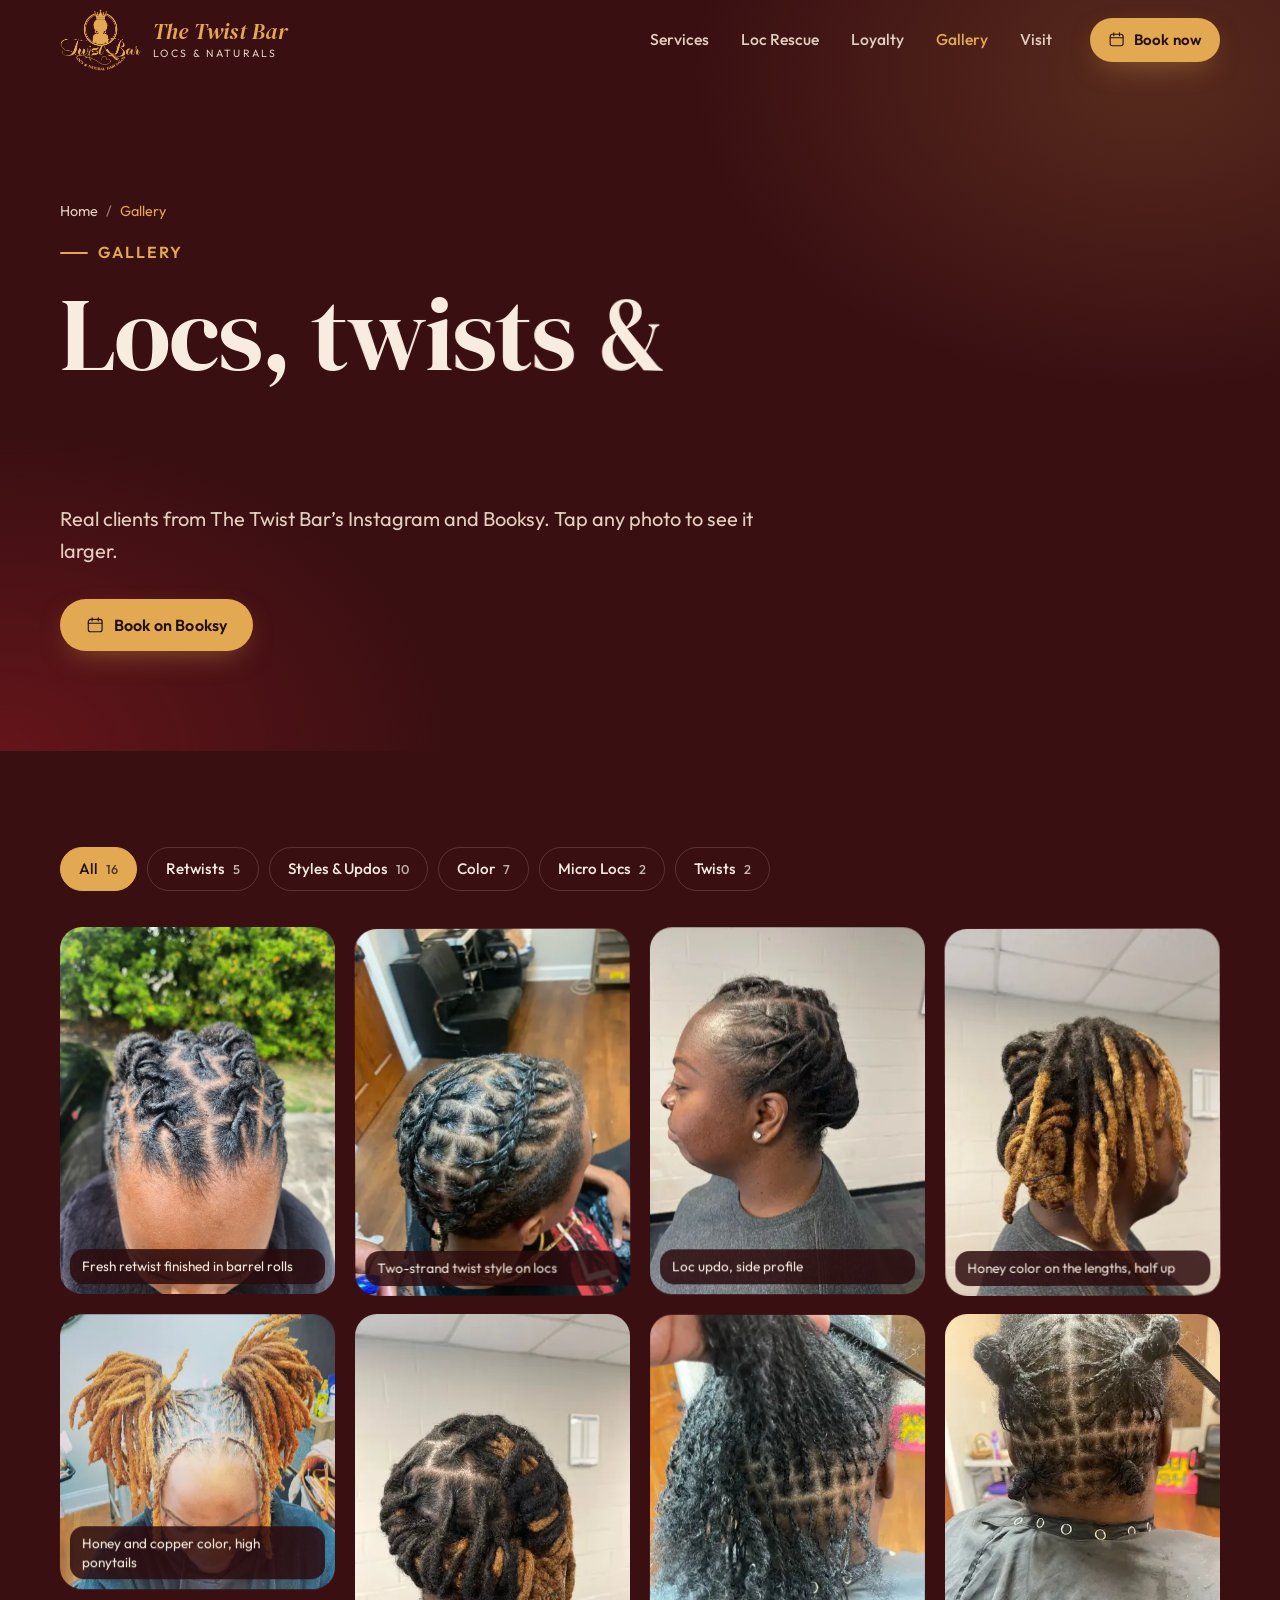
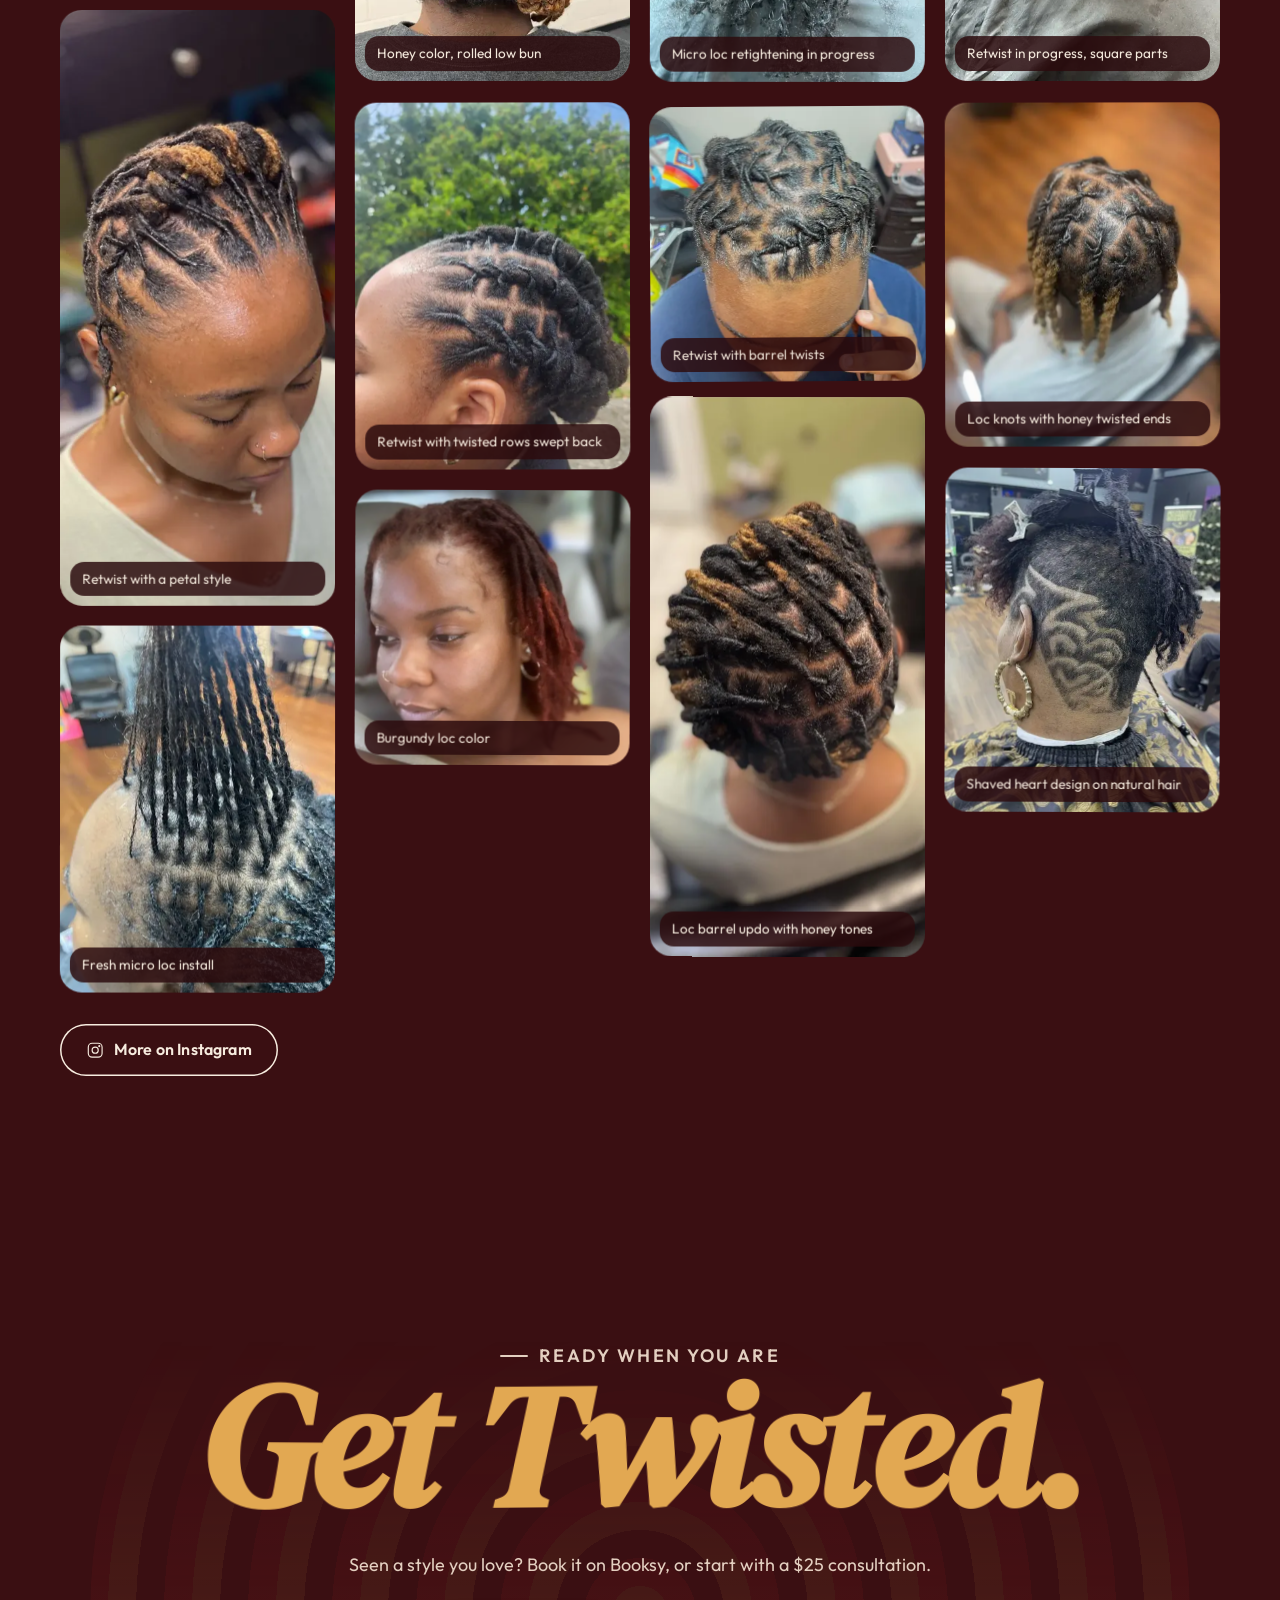
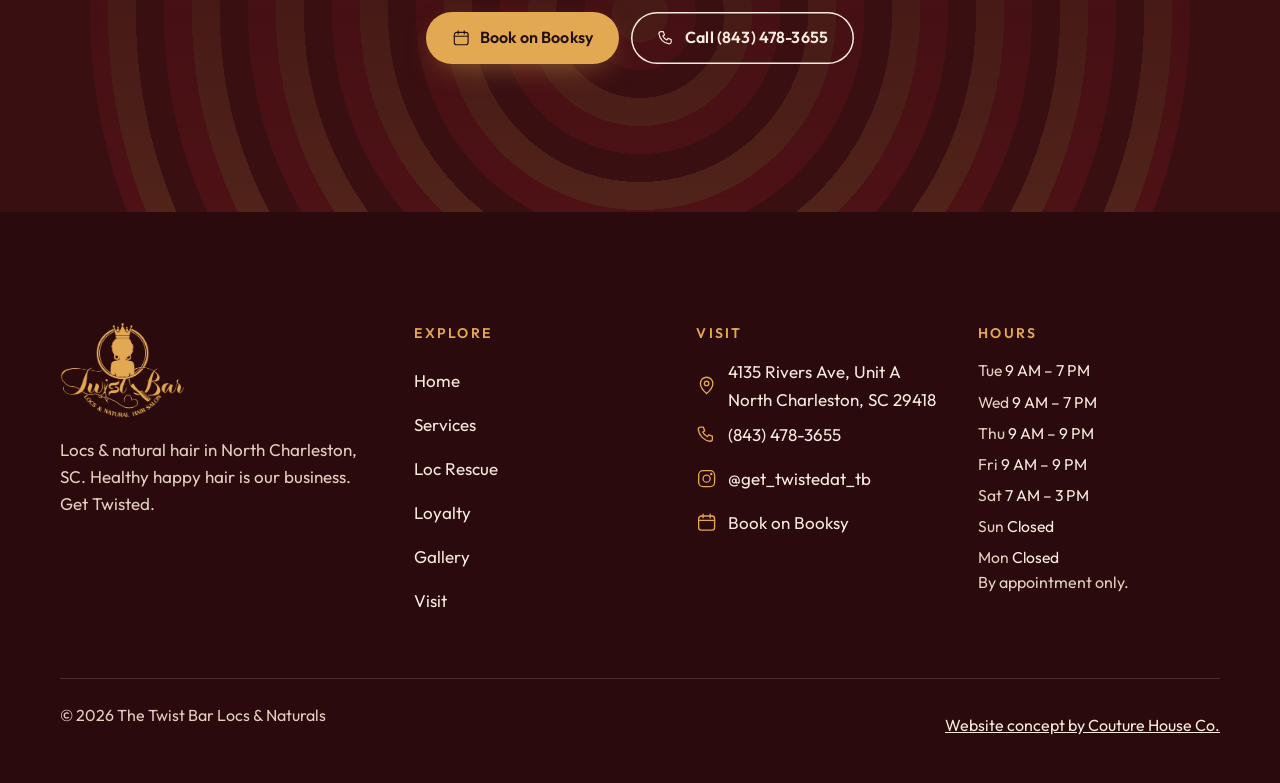
<file: gallery.html>
<!doctype html>
<html lang="en">
<head>
<meta charset="utf-8">
<meta name="viewport" content="width=device-width, initial-scale=1, viewport-fit=cover">
<title>Loc Styles Gallery, North Charleston | The Twist Bar</title>
<meta name="description" content="Loc retwists, updos, honey and burgundy loc color, micro locs and twist styles by Tia Murray at The Twist Bar in North Charleston, SC.">
<link rel="canonical" href="https://the-twist-bar-locs-naturals.netlify.app/gallery.html">
<meta name="robots" content="index, follow, max-image-preview:large">
<meta name="theme-color" content="#3a0f12">
<meta name="format-detection" content="telephone=no">
<meta property="og:type" content="website">
<meta property="og:site_name" content="The Twist Bar Locs &amp; Naturals">
<meta property="og:locale" content="en_US">
<meta property="og:title" content="Loc Styles Gallery, North Charleston | The Twist Bar">
<meta property="og:description" content="Loc retwists, updos, honey and burgundy loc color, micro locs and twist styles by Tia Murray at The Twist Bar in North Charleston, SC.">
<meta property="og:url" content="https://the-twist-bar-locs-naturals.netlify.app/gallery.html">
<meta property="og:image" content="https://the-twist-bar-locs-naturals.netlify.app/assets/img/og/gallery.jpg">
<meta property="og:image:secure_url" content="https://the-twist-bar-locs-naturals.netlify.app/assets/img/og/gallery.jpg">
<meta property="og:image:width" content="1200">
<meta property="og:image:height" content="630">
<meta property="og:image:type" content="image/jpeg">
<meta property="og:image:alt" content="The Twist Bar Locs &amp; Naturals link preview: Locs, twists &amp; color. By Tia Murray, 15+ years. North Charleston, SC. Shown with four client photos.">
<meta name="twitter:card" content="summary_large_image">
<meta name="twitter:title" content="Loc Styles Gallery, North Charleston | The Twist Bar">
<meta name="twitter:description" content="Loc retwists, updos, honey and burgundy loc color, micro locs and twist styles by Tia Murray at The Twist Bar in North Charleston, SC.">
<meta name="twitter:image" content="https://the-twist-bar-locs-naturals.netlify.app/assets/img/og/gallery.jpg">
<meta name="twitter:image:alt" content="The Twist Bar Locs &amp; Naturals link preview: Locs, twists &amp; color. By Tia Murray, 15+ years. North Charleston, SC. Shown with four client photos.">
<meta name="geo.region" content="US-SC">
<meta name="geo.placename" content="North Charleston">
<link rel="icon" href="assets/img/favicon.svg" type="image/svg+xml">
<link rel="icon" href="assets/img/favicon-32.png" sizes="32x32" type="image/png">
<link rel="apple-touch-icon" href="assets/img/apple-touch-icon.png">
<link rel="manifest" href="site.webmanifest">
<link rel="preload" href="assets/fonts/dm-serif-display-latin-400-italic.woff2" as="font" type="font/woff2" crossorigin>
<link rel="preload" href="assets/fonts/dm-serif-display-latin-400-normal.woff2" as="font" type="font/woff2" crossorigin>
<link rel="preload" href="assets/fonts/outfit-latin-wght-normal.woff2" as="font" type="font/woff2" crossorigin>
<link rel="stylesheet" href="assets/css/site.css">
<script>document.documentElement.classList.add("js")</script>
<script defer src="assets/js/site.js"></script>
<script type="application/ld+json">{"@context":"https://schema.org","@type":"HairSalon","@id":"https://the-twist-bar-locs-naturals.netlify.app/#salon","name":"The Twist Bar Locs & Naturals","url":"https://the-twist-bar-locs-naturals.netlify.app/","telephone":"+1-843-478-3655","address":{"@type":"PostalAddress","streetAddress":"4135 Rivers Ave, Unit A","addressLocality":"North Charleston","addressRegion":"SC","postalCode":"29418","addressCountry":"US"},"openingHoursSpecification":[{"@type":"OpeningHoursSpecification","dayOfWeek":["https://schema.org/Tuesday","https://schema.org/Wednesday"],"opens":"09:00","closes":"19:00"},{"@type":"OpeningHoursSpecification","dayOfWeek":["https://schema.org/Thursday","https://schema.org/Friday"],"opens":"09:00","closes":"21:00"},{"@type":"OpeningHoursSpecification","dayOfWeek":"https://schema.org/Saturday","opens":"07:00","closes":"15:00"}],"priceRange":"$10–$700","image":["https://the-twist-bar-locs-naturals.netlify.app/assets/img/share.jpg"],"logo":"https://the-twist-bar-locs-naturals.netlify.app/assets/img/logo-twist-bar-ink.png","sameAs":["https://www.instagram.com/get_twistedat_tb/","https://booksy.com/en-us/162900_the-twist-bar-locs-naturals_braids-locs_134778_charleston"]}</script>
<script type="application/ld+json">{"@context":"https://schema.org","@type":"BreadcrumbList","itemListElement":[{"@type":"ListItem","position":1,"name":"Home","item":"https://the-twist-bar-locs-naturals.netlify.app/"},{"@type":"ListItem","position":2,"name":"Gallery","item":"https://the-twist-bar-locs-naturals.netlify.app/gallery.html"}]}</script>
<script type="application/ld+json">{"@context":"https://schema.org","@type":"ImageGallery","name":"The Twist Bar Locs & Naturals gallery","url":"https://the-twist-bar-locs-naturals.netlify.app/gallery.html","image":[{"@type":"ImageObject","contentUrl":"https://the-twist-bar-locs-naturals.netlify.app/assets/img/fresh-retwist-crown.webp","description":"Top-down view of a fresh loc retwist finished in neat barrel rolls over clean square parts, photographed outdoors."},{"@type":"ImageObject","contentUrl":"https://the-twist-bar-locs-naturals.netlify.app/assets/img/honey-loc-pigtails-top.webp","description":"Two high ponytails of honey and copper colored locs over neat square parts, viewed from above."},{"@type":"ImageObject","contentUrl":"https://the-twist-bar-locs-naturals.netlify.app/assets/img/loc-retwist-petal-style.webp","description":"Retwisted locs finished in a petal style, with honey-toned petals curled at the crown and neat parts along the hairline."},{"@type":"ImageObject","contentUrl":"https://the-twist-bar-locs-naturals.netlify.app/assets/img/micro-locs-wet-set.webp","description":"Freshly installed micro locs in tiny, even parts, hair still damp, lifted to show the neat grid at the back of the head."},{"@type":"ImageObject","contentUrl":"https://the-twist-bar-locs-naturals.netlify.app/assets/img/two-strand-loc-style-back.webp","description":"Locs styled in two-strand twists that cross over the crown in a woven pattern, seen from behind."},{"@type":"ImageObject","contentUrl":"https://the-twist-bar-locs-naturals.netlify.app/assets/img/honey-loc-bun.webp","description":"Back view of black locs with honey-gold color, twisted and pinned into a low rolled bun."},{"@type":"ImageObject","contentUrl":"https://the-twist-bar-locs-naturals.netlify.app/assets/img/fresh-retwist-top-view.webp","description":"Side view of freshly retwisted locs styled in twisted rows swept back from the hairline into a rolled crown."},{"@type":"ImageObject","contentUrl":"https://the-twist-bar-locs-naturals.netlify.app/assets/img/burgundy-locs-profile.webp","description":"Client selfie in profile showing chin-length locs colored a deep burgundy red."},{"@type":"ImageObject","contentUrl":"https://the-twist-bar-locs-naturals.netlify.app/assets/img/loc-updo-side-profile.webp","description":"Side profile of a loc updo with twisted rows along the side pinned into a rolled crown at the back."},{"@type":"ImageObject","contentUrl":"https://the-twist-bar-locs-naturals.netlify.app/assets/img/micro-loc-retightening.webp","description":"Micro loc retightening in progress: the lower rows are retightened close to the scalp while the rest is held up with a comb."},{"@type":"ImageObject","contentUrl":"https://the-twist-bar-locs-naturals.netlify.app/assets/img/barrel-retwist-top.webp","description":"Overhead view of a retwist with locs styled into rope-like barrel twists across the crown, still glossy from styling."},{"@type":"ImageObject","contentUrl":"https://the-twist-bar-locs-naturals.netlify.app/assets/img/loc-barrel-updo.webp","description":"Back view of a loc barrel updo, with black and honey-toned locs rolled into rows up the back of the head."},{"@type":"ImageObject","contentUrl":"https://the-twist-bar-locs-naturals.netlify.app/assets/img/honey-highlight-loc-style.webp","description":"Side view of locs with honey-gold color on the lengths, partly pinned up and partly hanging to the shoulder."},{"@type":"ImageObject","contentUrl":"https://the-twist-bar-locs-naturals.netlify.app/assets/img/retwist-sections-back.webp","description":"Back of the head mid-retwist, showing even square parts with finished locs clipped up in sections."},{"@type":"ImageObject","contentUrl":"https://the-twist-bar-locs-naturals.netlify.app/assets/img/loc-knot-updo-honey.webp","description":"Overhead view of locs twisted into knots across the crown, with honey-blonde twisted ends falling at the back, in the salon chair."},{"@type":"ImageObject","contentUrl":"https://the-twist-bar-locs-naturals.netlify.app/assets/img/shaved-heart-design-with-locs.webp","description":"Short natural hair with a shaved heart design on the side and back of the head, finished with gold hoop earrings."}]}</script>
</head>
<body>
<a class="skip-link" href="#main">Skip to content</a>
<header class="site-header">
  <div class="wrap header-inner">
    <a class="brand" href="index.html"><img src="assets/img/logo-twist-bar-gold-320.webp" width="320" height="245" alt="The Twist Bar Locs &amp; Naturals home"><span class="brand-text" aria-hidden="true"><span class="brand-name">The Twist Bar</span><span class="brand-sub">Locs &amp; Naturals</span></span></a>
    <nav class="nav-desktop" aria-label="Primary"><ul><li><a href="services.html">Services</a></li><li><a href="loc-rescue.html">Loc Rescue</a></li><li><a href="loyalty.html">Loyalty</a></li><li><a href="gallery.html" aria-current="page">Gallery</a></li><li><a href="visit.html">Visit</a></li></ul></nav>
    <a class="btn btn--sm header-book" href="https://booksy.com/en-us/162900_the-twist-bar-locs-naturals_braids-locs_134778_charleston" rel="noopener"><svg class="icon" viewBox="0 0 24 24" aria-hidden="true" focusable="false"><rect x="3" y="4.5" width="18" height="16" rx="3"/><path d="M3 9.5h18M8 2.5v4M16 2.5v4"/></svg><span>Book now</span></a>
    <button class="menu-toggle needs-js" type="button" aria-expanded="false" aria-controls="site-menu"><span class="bars" aria-hidden="true"></span><span class="lbl">Menu</span></button>
  </div>
</header>
<div class="menu-panel" id="site-menu" hidden>
    <nav aria-label="Menu"><ul><li><a href="index.html">Home<span>Start</span></a></li><li><a href="services.html">Services<span>Prices</span></a></li><li><a href="loc-rescue.html">Loc Rescue<span>Repair</span></a></li><li><a href="loyalty.html">Loyalty<span>Perks</span></a></li><li><a href="gallery.html" aria-current="page">Gallery<span>The work</span></a></li><li><a href="visit.html">Visit<span>Hours</span></a></li></ul></nav>
    <div class="menu-meta">
      <a class="btn" href="https://booksy.com/en-us/162900_the-twist-bar-locs-naturals_braids-locs_134778_charleston" rel="noopener"><svg class="icon" viewBox="0 0 24 24" aria-hidden="true" focusable="false"><rect x="3" y="4.5" width="18" height="16" rx="3"/><path d="M3 9.5h18M8 2.5v4M16 2.5v4"/></svg><span>Book on Booksy</span></a>
      <p>4135 Rivers Ave, Unit A, North Charleston, SC 29418<br>By appointment only · no walk-ins</p>
      <p><a href="tel:+18434783655">(843) 478-3655</a></p>
    </div>
</div>

<main id="main" tabindex="-1">
<section class="page-hero tone-dark" aria-labelledby="page-title">
  <div class="wrap">
    <nav class="breadcrumbs" aria-label="Breadcrumb"><ol><li><a href="index.html">Home</a></li><li><span aria-current="page">Gallery</span></li></ol></nav>
    <div class="page-hero-grid">
      <div>
        <p class="eyebrow">Gallery</p>
        <h1 class="h1" id="page-title" data-twist>Locs, twists &amp; <em>color</em> by Tia.</h1>
        <p class="lede">Real clients from The Twist Bar&rsquo;s Instagram and Booksy. Tap any photo to see it larger.</p>
        <div class="btn-row"><a class="btn" href="https://booksy.com/en-us/162900_the-twist-bar-locs-naturals_braids-locs_134778_charleston" rel="noopener"><svg class="icon" viewBox="0 0 24 24" aria-hidden="true" focusable="false"><rect x="3" y="4.5" width="18" height="16" rx="3"/><path d="M3 9.5h18M8 2.5v4M16 2.5v4"/></svg><span>Book on Booksy</span></a></div>
      </div>
      
    </div>
  </div>
</section>
<section class="section section--tight tone-dark" aria-labelledby="gal-title">
  <div class="wrap">
    <h2 class="sr-only" id="gal-title">Photo gallery</h2>
    <div class="filters needs-js" role="group" aria-label="Filter photos"><button class="chip" type="button" data-filter="all" data-label="All" aria-pressed="true">All <span class="count">16</span></button><button class="chip" type="button" data-filter="retwists" data-label="Retwists" aria-pressed="false">Retwists <span class="count">5</span></button><button class="chip" type="button" data-filter="styles" data-label="Styles & Updos" aria-pressed="false">Styles &amp; Updos <span class="count">10</span></button><button class="chip" type="button" data-filter="color" data-label="Color" aria-pressed="false">Color <span class="count">7</span></button><button class="chip" type="button" data-filter="micro" data-label="Micro Locs" aria-pressed="false">Micro Locs <span class="count">2</span></button><button class="chip" type="button" data-filter="twists" data-label="Twists" aria-pressed="false">Twists <span class="count">2</span></button></div>
    <p class="muted small needs-js" id="gallery-status" role="status" aria-live="polite"></p>
    <ul class="masonry" id="gallery-grid" role="list"><li class="g-item" data-cats="retwists" data-tilt><button class="g-btn" type="button" data-full="assets/img/fresh-retwist-crown.webp" data-w="1200" data-h="1600" data-caption="Top-down view of a fresh loc retwist finished in neat barrel rolls over clean square parts, photographed outdoors." aria-label="View larger: Fresh retwist finished in barrel rolls"><img src="assets/img/fresh-retwist-crown.webp" srcset="assets/img/fresh-retwist-crown-400.webp 420w, assets/img/fresh-retwist-crown-800.webp 800w, assets/img/fresh-retwist-crown.webp 1200w" sizes="(min-width: 1100px) 280px, (min-width: 760px) 32vw, 46vw" width="1200" height="1600" alt="Top-down view of a fresh loc retwist finished in neat barrel rolls over clean square parts, photographed outdoors." loading="lazy" decoding="async"><span class="g-cap" aria-hidden="true">Fresh retwist finished in barrel rolls</span></button></li><li class="g-item" data-cats="color styles" data-tilt><button class="g-btn" type="button" data-full="assets/img/honey-loc-pigtails-top.webp" data-w="1600" data-h="1600" data-caption="Two high ponytails of honey and copper colored locs over neat square parts, viewed from above." aria-label="View larger: Honey and copper color, high ponytails"><img src="assets/img/honey-loc-pigtails-top.webp" srcset="assets/img/honey-loc-pigtails-top-400.webp 420w, assets/img/honey-loc-pigtails-top-800.webp 800w, assets/img/honey-loc-pigtails-top.webp 1600w" sizes="(min-width: 1100px) 280px, (min-width: 760px) 32vw, 46vw" width="1600" height="1600" alt="Two high ponytails of honey and copper colored locs over neat square parts, viewed from above." loading="lazy" decoding="async"><span class="g-cap" aria-hidden="true">Honey and copper color, high ponytails</span></button></li><li class="g-item" data-cats="retwists styles color" data-tilt><button class="g-btn" type="button" data-full="assets/img/loc-retwist-petal-style.webp" data-w="739" data-h="1600" data-caption="Retwisted locs finished in a petal style, with honey-toned petals curled at the crown and neat parts along the hairline." aria-label="View larger: Retwist with a petal style"><img src="assets/img/loc-retwist-petal-style.webp" srcset="assets/img/loc-retwist-petal-style-800.webp 369w, assets/img/loc-retwist-petal-style.webp 739w" sizes="(min-width: 1100px) 280px, (min-width: 760px) 32vw, 46vw" width="739" height="1600" alt="Retwisted locs finished in a petal style, with honey-toned petals curled at the crown and neat parts along the hairline." loading="lazy" decoding="async"><span class="g-cap" aria-hidden="true">Retwist with a petal style</span></button></li><li class="g-item" data-cats="micro" data-tilt><button class="g-btn" type="button" data-full="assets/img/micro-locs-wet-set.webp" data-w="810" data-h="1080" data-caption="Freshly installed micro locs in tiny, even parts, hair still damp, lifted to show the neat grid at the back of the head." aria-label="View larger: Fresh micro loc install"><img src="assets/img/micro-locs-wet-set.webp" srcset="assets/img/micro-locs-wet-set-400.webp 420w, assets/img/micro-locs-wet-set-800.webp 600w, assets/img/micro-locs-wet-set.webp 810w" sizes="(min-width: 1100px) 280px, (min-width: 760px) 32vw, 46vw" width="810" height="1080" alt="Freshly installed micro locs in tiny, even parts, hair still damp, lifted to show the neat grid at the back of the head." loading="lazy" decoding="async"><span class="g-cap" aria-hidden="true">Fresh micro loc install</span></button></li><li class="g-item" data-cats="twists styles" data-tilt><button class="g-btn" type="button" data-full="assets/img/two-strand-loc-style-back.webp" data-w="810" data-h="1080" data-caption="Locs styled in two-strand twists that cross over the crown in a woven pattern, seen from behind." aria-label="View larger: Two-strand twist style on locs"><img src="assets/img/two-strand-loc-style-back.webp" srcset="assets/img/two-strand-loc-style-back-400.webp 420w, assets/img/two-strand-loc-style-back-800.webp 600w, assets/img/two-strand-loc-style-back.webp 810w" sizes="(min-width: 1100px) 280px, (min-width: 760px) 32vw, 46vw" width="810" height="1080" alt="Locs styled in two-strand twists that cross over the crown in a woven pattern, seen from behind." loading="lazy" decoding="async"><span class="g-cap" aria-hidden="true">Two-strand twist style on locs</span></button></li><li class="g-item" data-cats="color styles" data-tilt><button class="g-btn" type="button" data-full="assets/img/honey-loc-bun.webp" data-w="810" data-h="1080" data-caption="Back view of black locs with honey-gold color, twisted and pinned into a low rolled bun." aria-label="View larger: Honey color, rolled low bun"><img src="assets/img/honey-loc-bun.webp" srcset="assets/img/honey-loc-bun-400.webp 420w, assets/img/honey-loc-bun-800.webp 600w, assets/img/honey-loc-bun.webp 810w" sizes="(min-width: 1100px) 280px, (min-width: 760px) 32vw, 46vw" width="810" height="1080" alt="Back view of black locs with honey-gold color, twisted and pinned into a low rolled bun." loading="lazy" decoding="async"><span class="g-cap" aria-hidden="true">Honey color, rolled low bun</span></button></li><li class="g-item" data-cats="retwists styles" data-tilt><button class="g-btn" type="button" data-full="assets/img/fresh-retwist-top-view.webp" data-w="1200" data-h="1600" data-caption="Side view of freshly retwisted locs styled in twisted rows swept back from the hairline into a rolled crown." aria-label="View larger: Retwist with twisted rows swept back"><img src="assets/img/fresh-retwist-top-view.webp" srcset="assets/img/fresh-retwist-top-view-400.webp 420w, assets/img/fresh-retwist-top-view-800.webp 800w, assets/img/fresh-retwist-top-view.webp 1200w" sizes="(min-width: 1100px) 280px, (min-width: 760px) 32vw, 46vw" width="1200" height="1600" alt="Side view of freshly retwisted locs styled in twisted rows swept back from the hairline into a rolled crown." loading="lazy" decoding="async"><span class="g-cap" aria-hidden="true">Retwist with twisted rows swept back</span></button></li><li class="g-item" data-cats="color" data-tilt><button class="g-btn" type="button" data-full="assets/img/burgundy-locs-profile.webp" data-w="642" data-h="642" data-caption="Client selfie in profile showing chin-length locs colored a deep burgundy red." aria-label="View larger: Burgundy loc color"><img src="assets/img/burgundy-locs-profile.webp" width="642" height="642" alt="Client selfie in profile showing chin-length locs colored a deep burgundy red." loading="lazy" decoding="async"><span class="g-cap" aria-hidden="true">Burgundy loc color</span></button></li><li class="g-item" data-cats="styles" data-tilt><button class="g-btn" type="button" data-full="assets/img/loc-updo-side-profile.webp" data-w="810" data-h="1080" data-caption="Side profile of a loc updo with twisted rows along the side pinned into a rolled crown at the back." aria-label="View larger: Loc updo, side profile"><img src="assets/img/loc-updo-side-profile.webp" srcset="assets/img/loc-updo-side-profile-400.webp 420w, assets/img/loc-updo-side-profile-800.webp 600w, assets/img/loc-updo-side-profile.webp 810w" sizes="(min-width: 1100px) 280px, (min-width: 760px) 32vw, 46vw" width="810" height="1080" alt="Side profile of a loc updo with twisted rows along the side pinned into a rolled crown at the back." loading="lazy" decoding="async"><span class="g-cap" aria-hidden="true">Loc updo, side profile</span></button></li><li class="g-item" data-cats="micro" data-tilt><button class="g-btn" type="button" data-full="assets/img/micro-loc-retightening.webp" data-w="810" data-h="1080" data-caption="Micro loc retightening in progress: the lower rows are retightened close to the scalp while the rest is held up with a comb." aria-label="View larger: Micro loc retightening in progress"><img src="assets/img/micro-loc-retightening.webp" srcset="assets/img/micro-loc-retightening-400.webp 420w, assets/img/micro-loc-retightening-800.webp 600w, assets/img/micro-loc-retightening.webp 810w" sizes="(min-width: 1100px) 280px, (min-width: 760px) 32vw, 46vw" width="810" height="1080" alt="Micro loc retightening in progress: the lower rows are retightened close to the scalp while the rest is held up with a comb." loading="lazy" decoding="async"><span class="g-cap" aria-hidden="true">Micro loc retightening in progress</span></button></li><li class="g-item" data-cats="retwists twists" data-tilt><button class="g-btn" type="button" data-full="assets/img/barrel-retwist-top.webp" data-w="1440" data-h="1440" data-caption="Overhead view of a retwist with locs styled into rope-like barrel twists across the crown, still glossy from styling." aria-label="View larger: Retwist with barrel twists"><img src="assets/img/barrel-retwist-top.webp" srcset="assets/img/barrel-retwist-top-400.webp 420w, assets/img/barrel-retwist-top-800.webp 800w, assets/img/barrel-retwist-top.webp 1440w" sizes="(min-width: 1100px) 280px, (min-width: 760px) 32vw, 46vw" width="1440" height="1440" alt="Overhead view of a retwist with locs styled into rope-like barrel twists across the crown, still glossy from styling." loading="lazy" decoding="async"><span class="g-cap" aria-hidden="true">Retwist with barrel twists</span></button></li><li class="g-item" data-cats="styles color" data-tilt><button class="g-btn" type="button" data-full="assets/img/loc-barrel-updo.webp" data-w="756" data-h="1539" data-caption="Back view of a loc barrel updo, with black and honey-toned locs rolled into rows up the back of the head." aria-label="View larger: Loc barrel updo with honey tones"><img src="assets/img/loc-barrel-updo.webp" srcset="assets/img/loc-barrel-updo-800.webp 393w, assets/img/loc-barrel-updo.webp 756w" sizes="(min-width: 1100px) 280px, (min-width: 760px) 32vw, 46vw" width="756" height="1539" alt="Back view of a loc barrel updo, with black and honey-toned locs rolled into rows up the back of the head." loading="lazy" decoding="async"><span class="g-cap" aria-hidden="true">Loc barrel updo with honey tones</span></button></li><li class="g-item" data-cats="color styles" data-tilt><button class="g-btn" type="button" data-full="assets/img/honey-highlight-loc-style.webp" data-w="810" data-h="1080" data-caption="Side view of locs with honey-gold color on the lengths, partly pinned up and partly hanging to the shoulder." aria-label="View larger: Honey color on the lengths, half up"><img src="assets/img/honey-highlight-loc-style.webp" srcset="assets/img/honey-highlight-loc-style-400.webp 420w, assets/img/honey-highlight-loc-style-800.webp 600w, assets/img/honey-highlight-loc-style.webp 810w" sizes="(min-width: 1100px) 280px, (min-width: 760px) 32vw, 46vw" width="810" height="1080" alt="Side view of locs with honey-gold color on the lengths, partly pinned up and partly hanging to the shoulder." loading="lazy" decoding="async"><span class="g-cap" aria-hidden="true">Honey color on the lengths, half up</span></button></li><li class="g-item" data-cats="retwists" data-tilt><button class="g-btn" type="button" data-full="assets/img/retwist-sections-back.webp" data-w="810" data-h="1080" data-caption="Back of the head mid-retwist, showing even square parts with finished locs clipped up in sections." aria-label="View larger: Retwist in progress, square parts"><img src="assets/img/retwist-sections-back.webp" srcset="assets/img/retwist-sections-back-400.webp 420w, assets/img/retwist-sections-back-800.webp 600w, assets/img/retwist-sections-back.webp 810w" sizes="(min-width: 1100px) 280px, (min-width: 760px) 32vw, 46vw" width="810" height="1080" alt="Back of the head mid-retwist, showing even square parts with finished locs clipped up in sections." loading="lazy" decoding="async"><span class="g-cap" aria-hidden="true">Retwist in progress, square parts</span></button></li><li class="g-item" data-cats="styles color" data-tilt><button class="g-btn" type="button" data-full="assets/img/loc-knot-updo-honey.webp" data-w="1280" data-h="1600" data-caption="Overhead view of locs twisted into knots across the crown, with honey-blonde twisted ends falling at the back, in the salon chair." aria-label="View larger: Loc knots with honey twisted ends"><img src="assets/img/loc-knot-updo-honey.webp" srcset="assets/img/loc-knot-updo-honey-400.webp 420w, assets/img/loc-knot-updo-honey-800.webp 640w, assets/img/loc-knot-updo-honey.webp 1280w" sizes="(min-width: 1100px) 280px, (min-width: 760px) 32vw, 46vw" width="1280" height="1600" alt="Overhead view of locs twisted into knots across the crown, with honey-blonde twisted ends falling at the back, in the salon chair." loading="lazy" decoding="async"><span class="g-cap" aria-hidden="true">Loc knots with honey twisted ends</span></button></li><li class="g-item" data-cats="styles" data-tilt><button class="g-btn" type="button" data-full="assets/img/shaved-heart-design-with-locs.webp" data-w="1280" data-h="1600" data-caption="Short natural hair with a shaved heart design on the side and back of the head, finished with gold hoop earrings." aria-label="View larger: Shaved heart design on natural hair"><img src="assets/img/shaved-heart-design-with-locs.webp" srcset="assets/img/shaved-heart-design-with-locs-400.webp 420w, assets/img/shaved-heart-design-with-locs-800.webp 640w, assets/img/shaved-heart-design-with-locs.webp 1280w" sizes="(min-width: 1100px) 280px, (min-width: 760px) 32vw, 46vw" width="1280" height="1600" alt="Short natural hair with a shaved heart design on the side and back of the head, finished with gold hoop earrings." loading="lazy" decoding="async"><span class="g-cap" aria-hidden="true">Shaved heart design on natural hair</span></button></li></ul>
    <div class="btn-row"><a class="btn btn--ghost" href="https://www.instagram.com/get_twistedat_tb/" rel="noopener"><svg class="icon" viewBox="0 0 24 24" aria-hidden="true" focusable="false"><rect x="3" y="3" width="18" height="18" rx="5"/><circle cx="12" cy="12" r="4"/><circle cx="17.3" cy="6.7" r=".6"/></svg><span>More on Instagram</span></a></div>
  </div>
</section>
<dialog class="lightbox" id="lightbox" aria-label="Photo viewer">
  <div class="lb-top"><p class="lb-count" aria-live="polite"></p><button class="icon-btn lb-close" type="button" aria-label="Close photo viewer"><svg class="icon" viewBox="0 0 24 24" aria-hidden="true" focusable="false"><path d="M6 6l12 12M18 6L6 18"/></svg></button></div>
  <div class="lb-stage"><img src="assets/img/fresh-retwist-crown-800.webp" alt="" width="800" height="1067"></div>
  <div><div class="lb-nav"><button class="icon-btn lb-prev" type="button" aria-label="Previous photo"><svg class="icon" viewBox="0 0 24 24" aria-hidden="true" focusable="false"><path d="M15 5l-7 7 7 7"/></svg></button><button class="icon-btn lb-next" type="button" aria-label="Next photo"><svg class="icon" viewBox="0 0 24 24" aria-hidden="true" focusable="false"><path d="M9 5l7 7-7 7"/></svg></button></div><p class="lb-cap"></p></div>
</dialog>
<section class="section cta-band tone-dark" aria-labelledby="cta-title">
  <div class="wrap">
    <p class="eyebrow">Ready when you are</p>
    <h2 class="mega" id="cta-title" data-twist>Get Twisted.</h2>
    <p>Seen a style you love? Book it on Booksy, or start with a $25 consultation.</p>
    <div class="btn-row"><a class="btn" href="https://booksy.com/en-us/162900_the-twist-bar-locs-naturals_braids-locs_134778_charleston" rel="noopener"><svg class="icon" viewBox="0 0 24 24" aria-hidden="true" focusable="false"><rect x="3" y="4.5" width="18" height="16" rx="3"/><path d="M3 9.5h18M8 2.5v4M16 2.5v4"/></svg><span>Book on Booksy</span></a><a class="btn btn--ghost" href="tel:+18434783655"><svg class="icon" viewBox="0 0 24 24" aria-hidden="true" focusable="false"><path d="M5 3.5h3.2l1.6 4.2-2.2 1.4a11 11 0 0 0 5.3 5.3l1.4-2.2 4.2 1.6V17a2.5 2.5 0 0 1-2.5 2.5A15.5 15.5 0 0 1 2.5 6 2.5 2.5 0 0 1 5 3.5z"/></svg><span>Call (843) 478-3655</span></a></div>
  </div>
</section>

</main>
<footer class="site-footer tone-deep">
  <div class="wrap">
    <div class="foot-grid">
      <div class="foot-brand">
        <img src="assets/img/logo-twist-bar-gold-320.webp" width="320" height="245" alt="The Twist Bar Locs &amp; Naturals" loading="lazy" decoding="async">
        <p>Locs &amp; natural hair in North Charleston, SC. Healthy happy hair is our business. Get Twisted.</p>
      </div>
      <div class="foot-explore">
        <h2>Explore</h2>
        <ul class="foot-links"><li><a href="index.html">Home</a></li><li><a href="services.html">Services</a></li><li><a href="loc-rescue.html">Loc Rescue</a></li><li><a href="loyalty.html">Loyalty</a></li><li><a href="gallery.html">Gallery</a></li><li><a href="visit.html">Visit</a></li></ul>
      </div>
      <div class="foot-visit">
        <h2>Visit</h2>
        <ul class="foot-links">
          <li><a href="https://www.google.com/maps/search/?api=1&query=4135%20Rivers%20Ave%2C%20Unit%20A%2C%20North%20Charleston%2C%20SC%2029418" rel="noopener"><svg class="icon" viewBox="0 0 24 24" aria-hidden="true" focusable="false"><path d="M12 21s-7-6.2-7-11.5a7 7 0 0 1 14 0C19 14.8 12 21 12 21z"/><circle cx="12" cy="9.5" r="2.5"/></svg><span>4135 Rivers Ave, Unit A<br>North Charleston, SC 29418</span></a></li>
          <li><a href="tel:+18434783655"><svg class="icon" viewBox="0 0 24 24" aria-hidden="true" focusable="false"><path d="M5 3.5h3.2l1.6 4.2-2.2 1.4a11 11 0 0 0 5.3 5.3l1.4-2.2 4.2 1.6V17a2.5 2.5 0 0 1-2.5 2.5A15.5 15.5 0 0 1 2.5 6 2.5 2.5 0 0 1 5 3.5z"/></svg><span>(843) 478-3655</span></a></li>
          <li><a href="https://www.instagram.com/get_twistedat_tb/" rel="noopener"><svg class="icon" viewBox="0 0 24 24" aria-hidden="true" focusable="false"><rect x="3" y="3" width="18" height="18" rx="5"/><circle cx="12" cy="12" r="4"/><circle cx="17.3" cy="6.7" r=".6"/></svg><span>@get_twistedat_tb</span></a></li>
          <li><a href="https://booksy.com/en-us/162900_the-twist-bar-locs-naturals_braids-locs_134778_charleston" rel="noopener"><svg class="icon" viewBox="0 0 24 24" aria-hidden="true" focusable="false"><rect x="3" y="4.5" width="18" height="16" rx="3"/><path d="M3 9.5h18M8 2.5v4M16 2.5v4"/></svg><span>Book on Booksy</span></a></li>
        </ul>
      </div>
      <div class="foot-hrs">
        <h2>Hours</h2>
        <ul class="foot-hours" role="list"><li>Tue <span>9 AM – 7 PM</span></li><li>Wed <span>9 AM – 7 PM</span></li><li>Thu <span>9 AM – 9 PM</span></li><li>Fri <span>9 AM – 9 PM</span></li><li>Sat <span>7 AM – 3 PM</span></li><li>Sun <span>Closed</span></li><li>Mon <span>Closed</span></li></ul>
        <p class="small muted">By appointment only.</p>
      </div>
    </div>
    <div class="foot-bottom">
      <p>&copy; 2026 The Twist Bar Locs &amp; Naturals</p>
      <p><a href="https://www.couturehouse.co" rel="noopener">Website concept by Couture House Co.</a></p>
    </div>
  </div>
</footer>
<nav class="action-bar" aria-label="Quick actions">
  <a class="is-primary" href="https://booksy.com/en-us/162900_the-twist-bar-locs-naturals_braids-locs_134778_charleston" rel="noopener"><svg class="icon" viewBox="0 0 24 24" aria-hidden="true" focusable="false"><rect x="3" y="4.5" width="18" height="16" rx="3"/><path d="M3 9.5h18M8 2.5v4M16 2.5v4"/></svg><span>Book</span></a>
  <a href="services.html"><svg class="icon" viewBox="0 0 24 24" aria-hidden="true" focusable="false"><path d="M9 6h11M9 12h11M9 18h11"/><circle cx="4.5" cy="6" r="1"/><circle cx="4.5" cy="12" r="1"/><circle cx="4.5" cy="18" r="1"/></svg><span>Services</span></a>
  <a href="tel:+18434783655"><svg class="icon" viewBox="0 0 24 24" aria-hidden="true" focusable="false"><path d="M5 3.5h3.2l1.6 4.2-2.2 1.4a11 11 0 0 0 5.3 5.3l1.4-2.2 4.2 1.6V17a2.5 2.5 0 0 1-2.5 2.5A15.5 15.5 0 0 1 2.5 6 2.5 2.5 0 0 1 5 3.5z"/></svg><span>Call</span></a>
</nav>
</body>
</html>
</file>
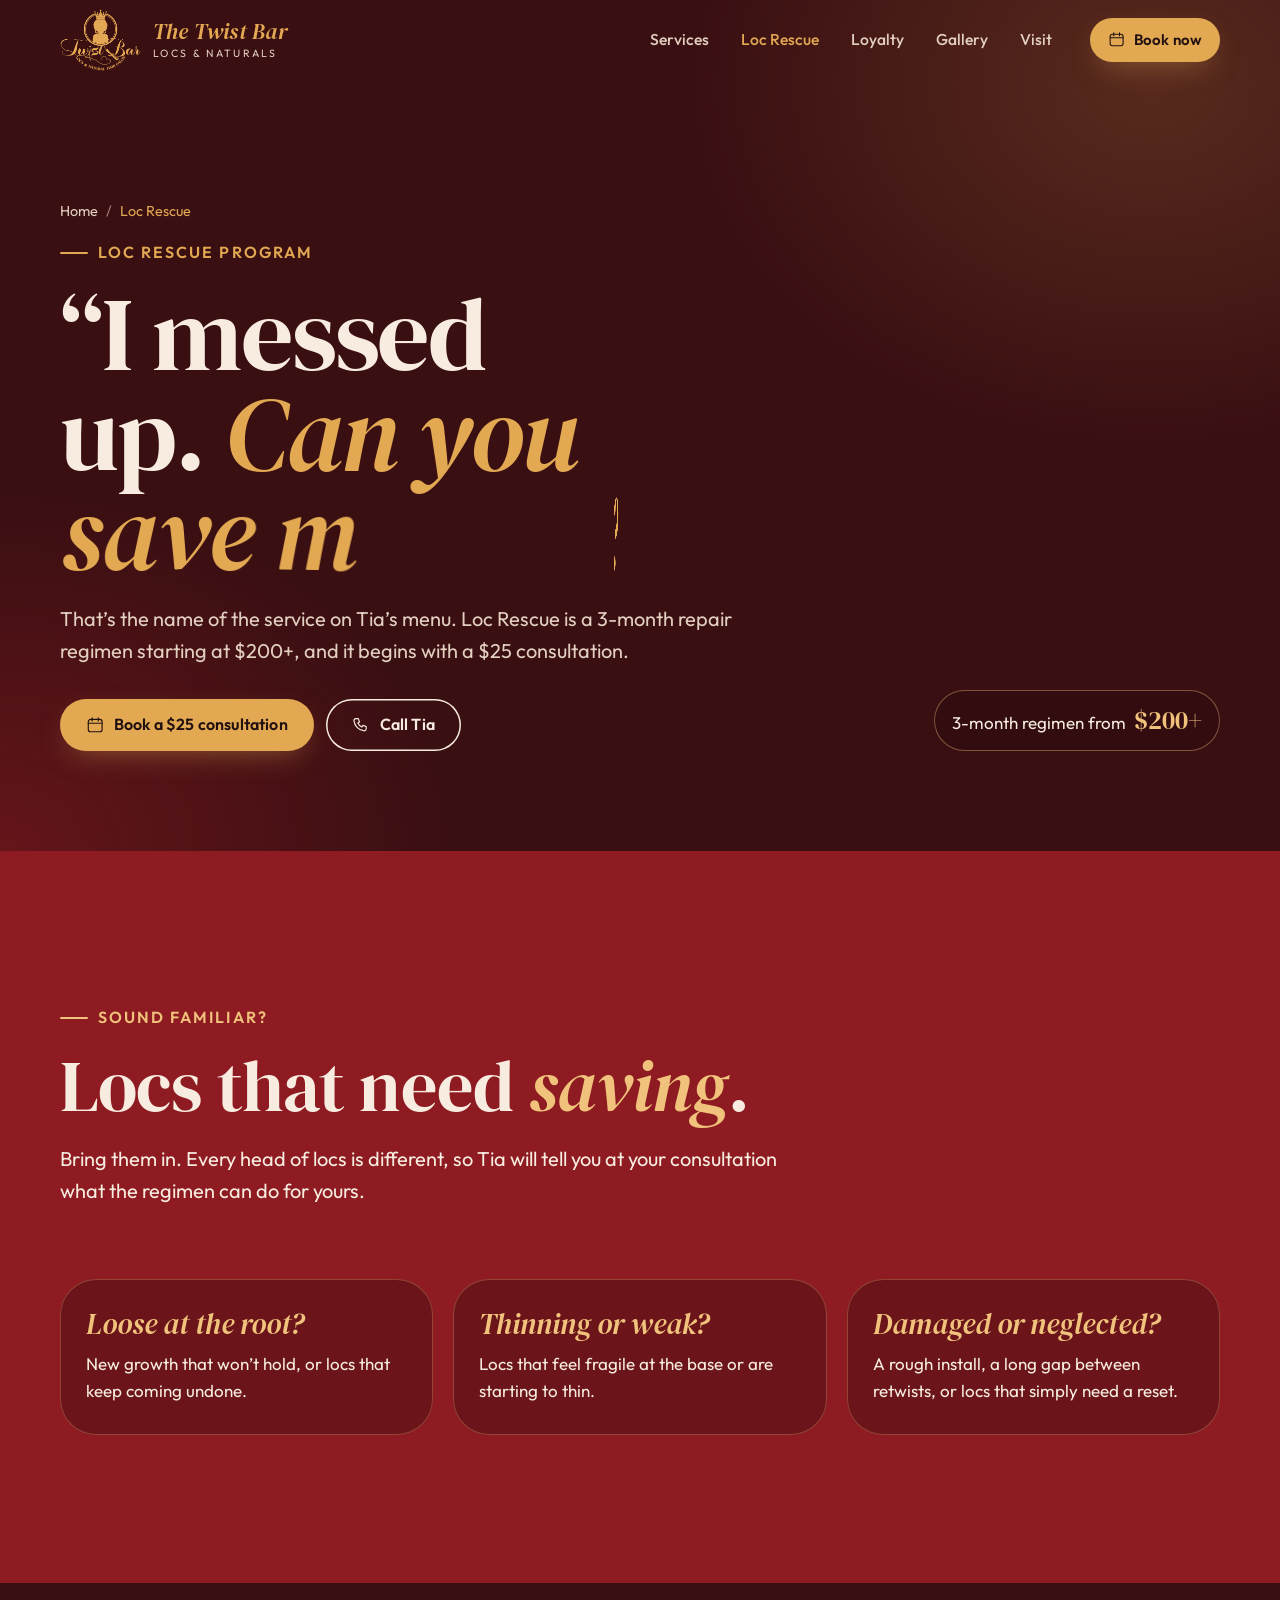
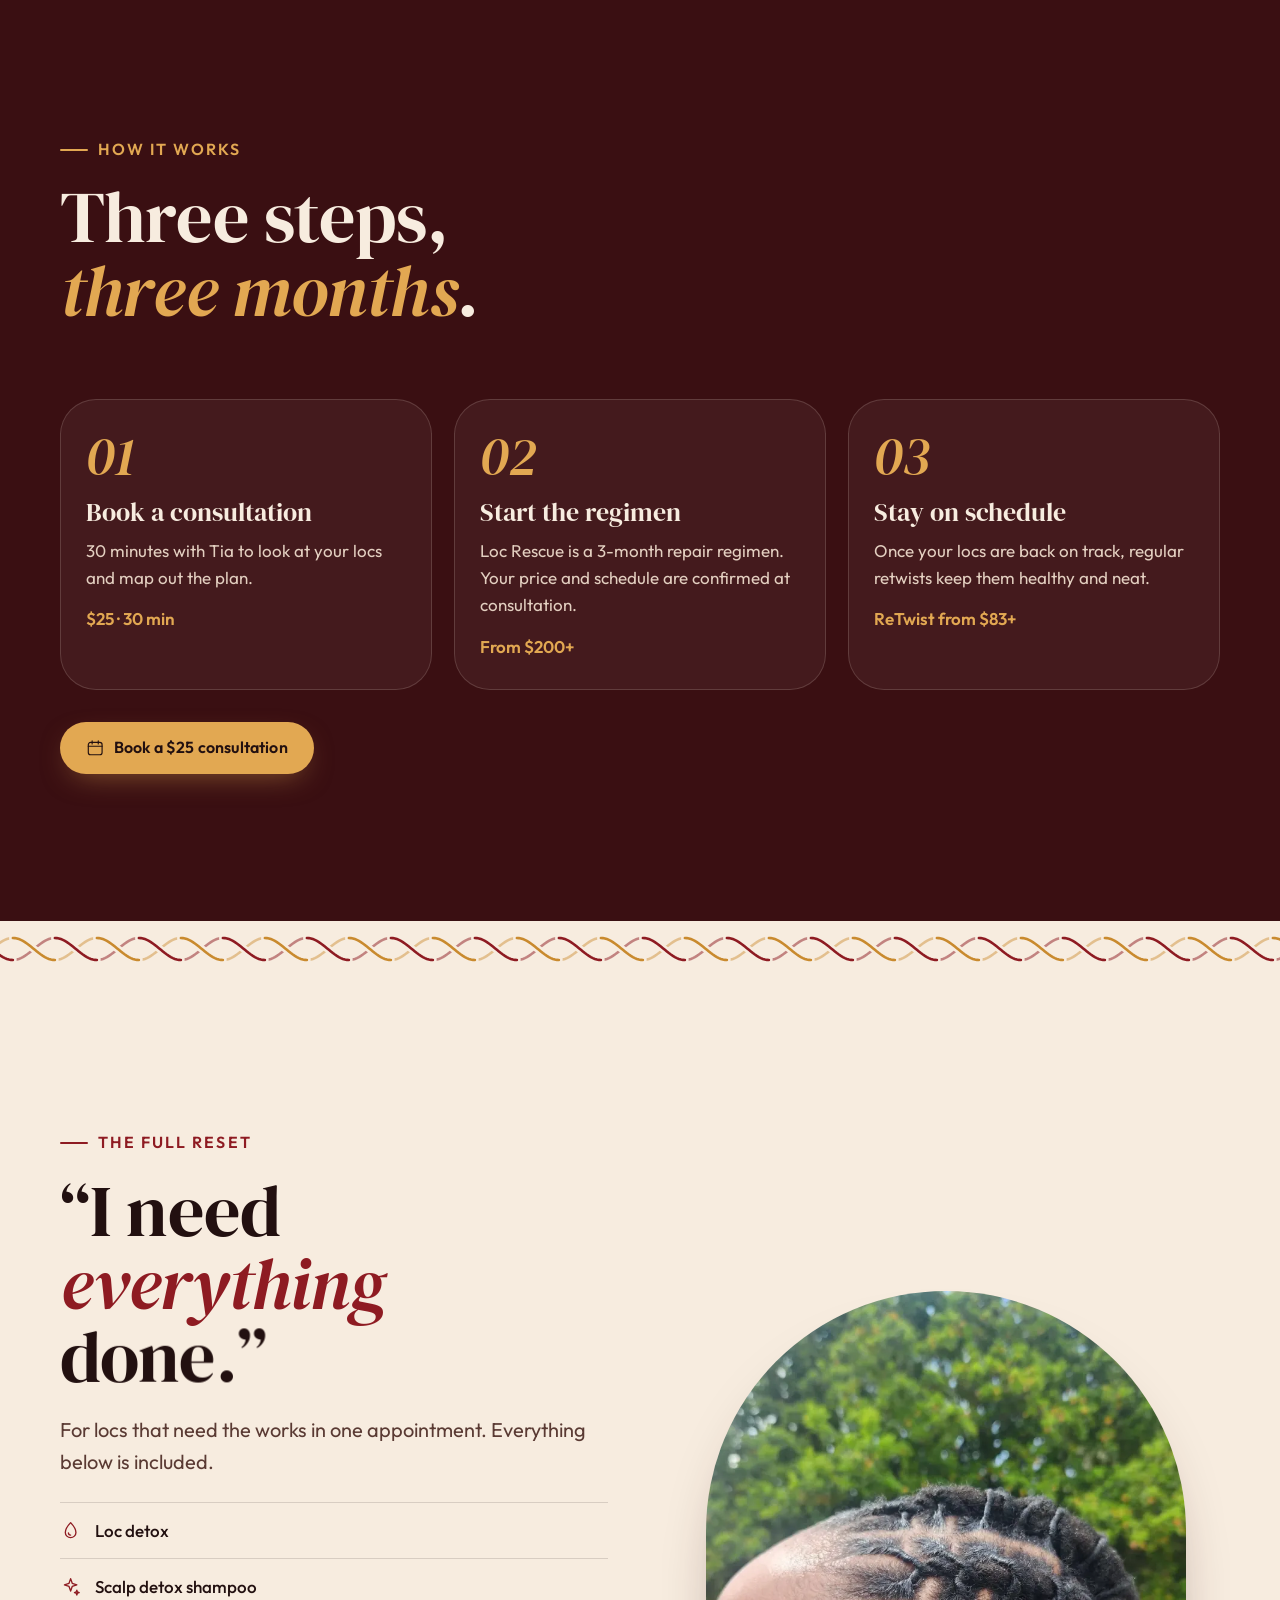
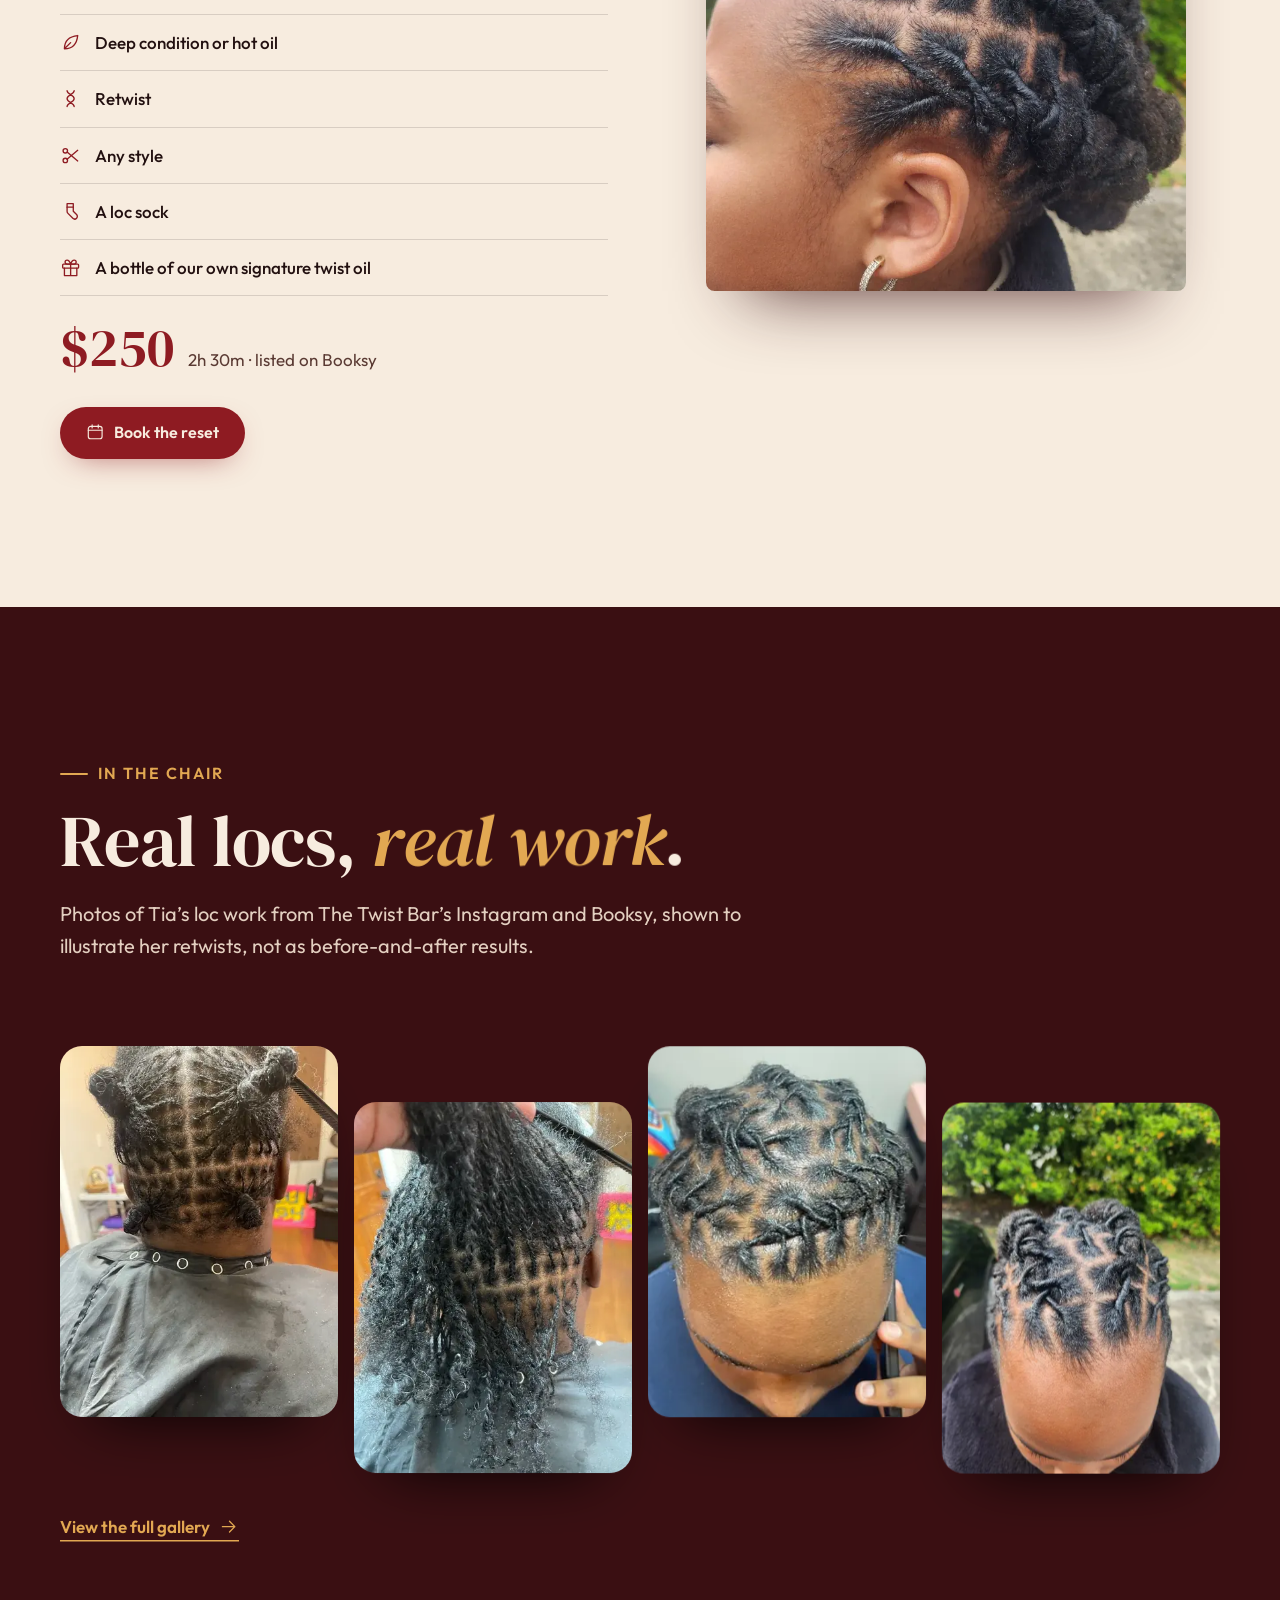
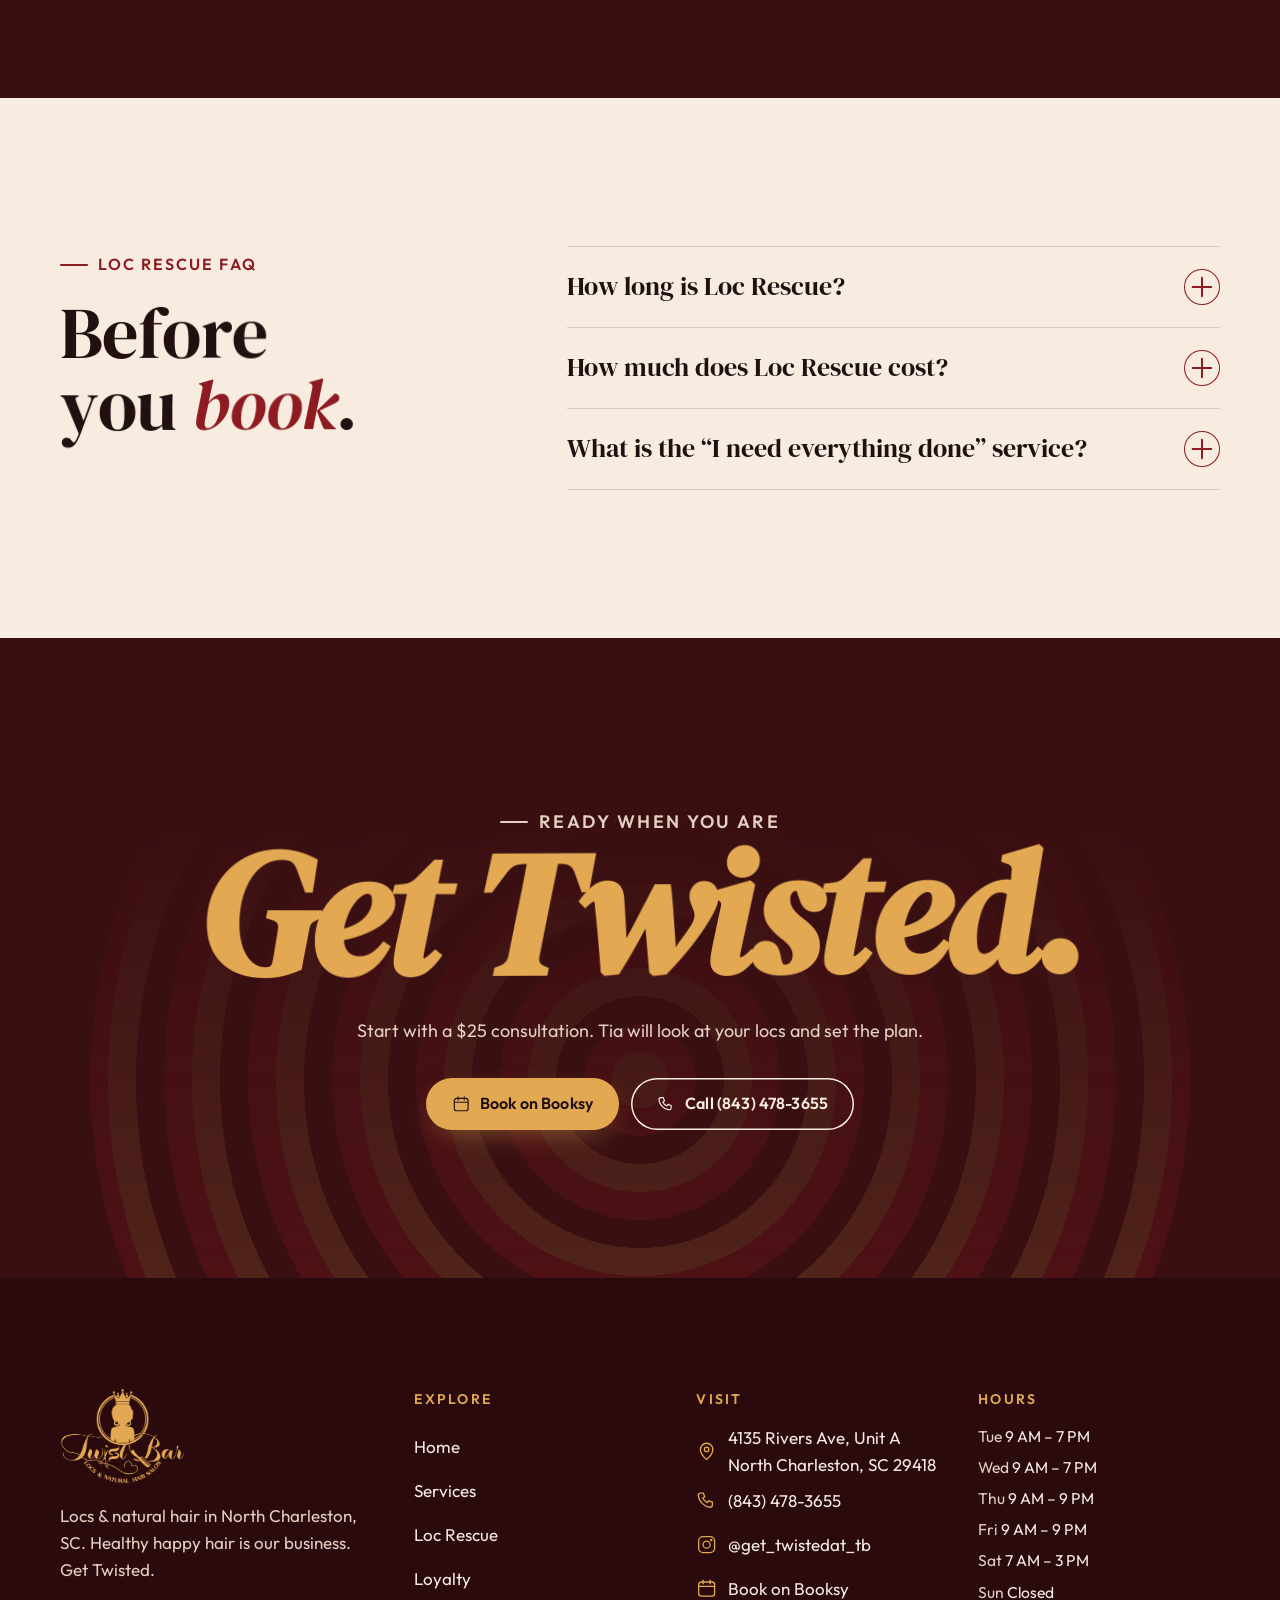
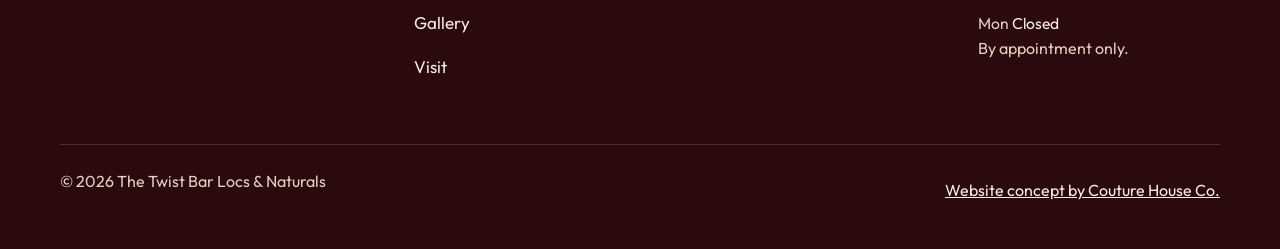
<file: loc-rescue.html>
<!doctype html>
<html lang="en">
<head>
<meta charset="utf-8">
<meta name="viewport" content="width=device-width, initial-scale=1, viewport-fit=cover">
<title>Loc Repair in North Charleston, SC | The Twist Bar</title>
<meta name="description" content="“I messed up. Can you save my locs?” Loc Rescue is a 3-month loc repair regimen from $200 with Tia Murray in North Charleston. $25 consultation.">
<link rel="canonical" href="https://the-twist-bar-locs-naturals.netlify.app/loc-rescue.html">
<meta name="robots" content="index, follow, max-image-preview:large">
<meta name="theme-color" content="#3a0f12">
<meta name="format-detection" content="telephone=no">
<meta property="og:type" content="website">
<meta property="og:site_name" content="The Twist Bar Locs &amp; Naturals">
<meta property="og:locale" content="en_US">
<meta property="og:title" content="Loc Repair in North Charleston, SC | The Twist Bar">
<meta property="og:description" content="“I messed up. Can you save my locs?” Loc Rescue is a 3-month loc repair regimen from $200 with Tia Murray in North Charleston. $25 consultation.">
<meta property="og:url" content="https://the-twist-bar-locs-naturals.netlify.app/loc-rescue.html">
<meta property="og:image" content="https://the-twist-bar-locs-naturals.netlify.app/assets/img/og/loc-rescue.jpg">
<meta property="og:image:secure_url" content="https://the-twist-bar-locs-naturals.netlify.app/assets/img/og/loc-rescue.jpg">
<meta property="og:image:width" content="1200">
<meta property="og:image:height" content="630">
<meta property="og:image:type" content="image/jpeg">
<meta property="og:image:alt" content="The Twist Bar Locs &amp; Naturals link preview: “Can you save my locs?” A 3-month loc repair program. Loc Rescue from $200+. Shown with client photos.">
<meta name="twitter:card" content="summary_large_image">
<meta name="twitter:title" content="Loc Repair in North Charleston, SC | The Twist Bar">
<meta name="twitter:description" content="“I messed up. Can you save my locs?” Loc Rescue is a 3-month loc repair regimen from $200 with Tia Murray in North Charleston. $25 consultation.">
<meta name="twitter:image" content="https://the-twist-bar-locs-naturals.netlify.app/assets/img/og/loc-rescue.jpg">
<meta name="twitter:image:alt" content="The Twist Bar Locs &amp; Naturals link preview: “Can you save my locs?” A 3-month loc repair program. Loc Rescue from $200+. Shown with client photos.">
<meta name="geo.region" content="US-SC">
<meta name="geo.placename" content="North Charleston">
<link rel="icon" href="assets/img/favicon.svg" type="image/svg+xml">
<link rel="icon" href="assets/img/favicon-32.png" sizes="32x32" type="image/png">
<link rel="apple-touch-icon" href="assets/img/apple-touch-icon.png">
<link rel="manifest" href="site.webmanifest">
<link rel="preload" href="assets/fonts/dm-serif-display-latin-400-italic.woff2" as="font" type="font/woff2" crossorigin>
<link rel="preload" href="assets/fonts/dm-serif-display-latin-400-normal.woff2" as="font" type="font/woff2" crossorigin>
<link rel="preload" href="assets/fonts/outfit-latin-wght-normal.woff2" as="font" type="font/woff2" crossorigin>
<link rel="stylesheet" href="assets/css/site.css">
<script>document.documentElement.classList.add("js")</script>
<script defer src="assets/js/site.js"></script>
<script type="application/ld+json">{"@context":"https://schema.org","@type":"HairSalon","@id":"https://the-twist-bar-locs-naturals.netlify.app/#salon","name":"The Twist Bar Locs & Naturals","url":"https://the-twist-bar-locs-naturals.netlify.app/","telephone":"+1-843-478-3655","address":{"@type":"PostalAddress","streetAddress":"4135 Rivers Ave, Unit A","addressLocality":"North Charleston","addressRegion":"SC","postalCode":"29418","addressCountry":"US"},"openingHoursSpecification":[{"@type":"OpeningHoursSpecification","dayOfWeek":["https://schema.org/Tuesday","https://schema.org/Wednesday"],"opens":"09:00","closes":"19:00"},{"@type":"OpeningHoursSpecification","dayOfWeek":["https://schema.org/Thursday","https://schema.org/Friday"],"opens":"09:00","closes":"21:00"},{"@type":"OpeningHoursSpecification","dayOfWeek":"https://schema.org/Saturday","opens":"07:00","closes":"15:00"}],"priceRange":"$10–$700","image":["https://the-twist-bar-locs-naturals.netlify.app/assets/img/share.jpg"],"logo":"https://the-twist-bar-locs-naturals.netlify.app/assets/img/logo-twist-bar-ink.png","sameAs":["https://www.instagram.com/get_twistedat_tb/","https://booksy.com/en-us/162900_the-twist-bar-locs-naturals_braids-locs_134778_charleston"]}</script>
<script type="application/ld+json">{"@context":"https://schema.org","@type":"BreadcrumbList","itemListElement":[{"@type":"ListItem","position":1,"name":"Home","item":"https://the-twist-bar-locs-naturals.netlify.app/"},{"@type":"ListItem","position":2,"name":"Loc Rescue","item":"https://the-twist-bar-locs-naturals.netlify.app/loc-rescue.html"}]}</script>
<script type="application/ld+json">{"@context":"https://schema.org","@type":"FAQPage","mainEntity":[{"@type":"Question","name":"How long is Loc Rescue?","acceptedAnswer":{"@type":"Answer","text":"Loc Rescue, listed on Booksy as “I messed up. Can you save my locs?”, is a 3-month repair regimen."}},{"@type":"Question","name":"How much does Loc Rescue cost?","acceptedAnswer":{"@type":"Answer","text":"The regimen starts at $200, and your final price is confirmed at consultation. A consultation is $25 for 30 minutes."}},{"@type":"Question","name":"What is the “I need everything done” service?","acceptedAnswer":{"@type":"Answer","text":"A $250, 2 hour 30 minute reset: loc detox, scalp detox shampoo, deep condition or hot oil, retwist and any style, plus a loc sock and a bottle of The Twist Bar’s own signature twist oil."}}]}</script>
<script type="application/ld+json">{"@context":"https://schema.org","@type":"Service","name":"Loc Rescue: I messed up. Can you save my locs?","serviceType":"Loc repair","description":"A 3-month loc repair regimen at The Twist Bar Locs & Naturals, starting at $200. Begins with a $25 consultation.","provider":{"@id":"https://the-twist-bar-locs-naturals.netlify.app/#salon"},"areaServed":{"@type":"City","name":"North Charleston"},"offers":{"@type":"Offer","url":"https://booksy.com/en-us/162900_the-twist-bar-locs-naturals_braids-locs_134778_charleston","priceSpecification":{"@type":"PriceSpecification","minPrice":"200","priceCurrency":"USD"}}}</script>
</head>
<body>
<a class="skip-link" href="#main">Skip to content</a>
<header class="site-header">
  <div class="wrap header-inner">
    <a class="brand" href="index.html"><img src="assets/img/logo-twist-bar-gold-320.webp" width="320" height="245" alt="The Twist Bar Locs &amp; Naturals home"><span class="brand-text" aria-hidden="true"><span class="brand-name">The Twist Bar</span><span class="brand-sub">Locs &amp; Naturals</span></span></a>
    <nav class="nav-desktop" aria-label="Primary"><ul><li><a href="services.html">Services</a></li><li><a href="loc-rescue.html" aria-current="page">Loc Rescue</a></li><li><a href="loyalty.html">Loyalty</a></li><li><a href="gallery.html">Gallery</a></li><li><a href="visit.html">Visit</a></li></ul></nav>
    <a class="btn btn--sm header-book" href="https://booksy.com/en-us/162900_the-twist-bar-locs-naturals_braids-locs_134778_charleston" rel="noopener"><svg class="icon" viewBox="0 0 24 24" aria-hidden="true" focusable="false"><rect x="3" y="4.5" width="18" height="16" rx="3"/><path d="M3 9.5h18M8 2.5v4M16 2.5v4"/></svg><span>Book now</span></a>
    <button class="menu-toggle needs-js" type="button" aria-expanded="false" aria-controls="site-menu"><span class="bars" aria-hidden="true"></span><span class="lbl">Menu</span></button>
  </div>
</header>
<div class="menu-panel" id="site-menu" hidden>
    <nav aria-label="Menu"><ul><li><a href="index.html">Home<span>Start</span></a></li><li><a href="services.html">Services<span>Prices</span></a></li><li><a href="loc-rescue.html" aria-current="page">Loc Rescue<span>Repair</span></a></li><li><a href="loyalty.html">Loyalty<span>Perks</span></a></li><li><a href="gallery.html">Gallery<span>The work</span></a></li><li><a href="visit.html">Visit<span>Hours</span></a></li></ul></nav>
    <div class="menu-meta">
      <a class="btn" href="https://booksy.com/en-us/162900_the-twist-bar-locs-naturals_braids-locs_134778_charleston" rel="noopener"><svg class="icon" viewBox="0 0 24 24" aria-hidden="true" focusable="false"><rect x="3" y="4.5" width="18" height="16" rx="3"/><path d="M3 9.5h18M8 2.5v4M16 2.5v4"/></svg><span>Book on Booksy</span></a>
      <p>4135 Rivers Ave, Unit A, North Charleston, SC 29418<br>By appointment only · no walk-ins</p>
      <p><a href="tel:+18434783655">(843) 478-3655</a></p>
    </div>
</div>

<main id="main" tabindex="-1">
<section class="page-hero tone-dark" aria-labelledby="page-title">
  <div class="wrap">
    <nav class="breadcrumbs" aria-label="Breadcrumb"><ol><li><a href="index.html">Home</a></li><li><span aria-current="page">Loc Rescue</span></li></ol></nav>
    <div class="page-hero-grid">
      <div>
        <p class="eyebrow">Loc Rescue program</p>
        <h1 class="h1" id="page-title" data-twist>&ldquo;I messed up. <em>Can you save my locs?</em>&rdquo;</h1>
        <p class="lede">That&rsquo;s the name of the service on Tia&rsquo;s menu. Loc Rescue is a 3-month repair regimen starting at $200+, and it begins with a $25 consultation.</p>
        <div class="btn-row"><a class="btn" href="https://booksy.com/en-us/162900_the-twist-bar-locs-naturals_braids-locs_134778_charleston" rel="noopener"><svg class="icon" viewBox="0 0 24 24" aria-hidden="true" focusable="false"><rect x="3" y="4.5" width="18" height="16" rx="3"/><path d="M3 9.5h18M8 2.5v4M16 2.5v4"/></svg><span>Book a $25 consultation</span></a><a class="btn btn--ghost" href="tel:+18434783655"><svg class="icon" viewBox="0 0 24 24" aria-hidden="true" focusable="false"><path d="M5 3.5h3.2l1.6 4.2-2.2 1.4a11 11 0 0 0 5.3 5.3l1.4-2.2 4.2 1.6V17a2.5 2.5 0 0 1-2.5 2.5A15.5 15.5 0 0 1 2.5 6 2.5 2.5 0 0 1 5 3.5z"/></svg><span>Call Tia</span></a></div>
      </div>
      <div class="page-hero-aside"><p class="price-chip"><span>3-month regimen from</span><strong>$200+</strong></p></div>
    </div>
  </div>
</section>
<section class="section tone-red" aria-labelledby="concern-title">
  <div class="wrap">
    <div class="section-head">
      <p class="eyebrow">Sound familiar?</p>
      <h2 class="h2" id="concern-title" data-twist>Locs that need <em>saving</em>.</h2>
      <p class="lede">Bring them in. Every head of locs is different, so Tia will tell you at your consultation what the regimen can do for yours.</p>
    </div>
    <div class="concern-grid">
      <article class="concern" data-rise><h3>Loose at the root?</h3><p>New growth that won&rsquo;t hold, or locs that keep coming undone.</p></article>
      <article class="concern" data-rise><h3>Thinning or weak?</h3><p>Locs that feel fragile at the base or are starting to thin.</p></article>
      <article class="concern" data-rise><h3>Damaged or neglected?</h3><p>A rough install, a long gap between retwists, or locs that simply need a reset.</p></article>
    </div>
  </div>
</section>

<section class="section tone-dark" aria-labelledby="how-title">
  <div class="wrap">
    <div class="section-head">
      <p class="eyebrow">How it works</p>
      <h2 class="h2" id="how-title" data-twist>Three steps, <em>three months</em>.</h2>
    </div>
    <ol class="steps" role="list">
      <li data-rise><h3>Book a consultation</h3><p>30 minutes with Tia to look at your locs and map out the plan.</p><span class="step-price">$25 · 30 min</span></li>
      <li data-rise><h3>Start the regimen</h3><p>Loc Rescue is a 3-month repair regimen. Your price and schedule are confirmed at consultation.</p><span class="step-price">From $200+</span></li>
      <li data-rise><h3>Stay on schedule</h3><p>Once your locs are back on track, regular retwists keep them healthy and neat.</p><span class="step-price">ReTwist from $83+</span></li>
    </ol>
    <div class="btn-row"><a class="btn" href="https://booksy.com/en-us/162900_the-twist-bar-locs-naturals_braids-locs_134778_charleston" rel="noopener"><svg class="icon" viewBox="0 0 24 24" aria-hidden="true" focusable="false"><rect x="3" y="4.5" width="18" height="16" rx="3"/><path d="M3 9.5h18M8 2.5v4M16 2.5v4"/></svg><span>Book a $25 consultation</span></a></div>
  </div>
</section>

<div class="twist-divider tone-light twist-divider--flush" data-tone="light" aria-hidden="true"></div>

<section class="section tone-light" aria-labelledby="reset-title">
  <div class="wrap reset">
    <div>
      <p class="eyebrow">The full reset</p>
      <h2 class="h2" id="reset-title" data-twist>&ldquo;I need <em>everything</em> done.&rdquo;</h2>
      <p class="lede">For locs that need the works in one appointment. Everything below is included.</p>
      <ul class="reset-list" role="list"><li><svg class="icon" viewBox="0 0 24 24" aria-hidden="true" focusable="false"><path d="M12 3s6 6.4 6 11a6 6 0 0 1-12 0c0-4.6 6-11 6-11z"/><path d="M9.5 14.5a2.5 2.5 0 0 0 2.5 2.5"/></svg><span>Loc detox</span></li><li><svg class="icon" viewBox="0 0 24 24" aria-hidden="true" focusable="false"><path d="M12 3l1.8 5.2L19 10l-5.2 1.8L12 17l-1.8-5.2L5 10l5.2-1.8z"/><path d="M19 16l.7 2 2 .7-2 .7-.7 2-.7-2-2-.7 2-.7z"/></svg><span>Scalp detox shampoo</span></li><li><svg class="icon" viewBox="0 0 24 24" aria-hidden="true" focusable="false"><path d="M5 19C5 10 10 5 20 4c-1 10-6 15-15 15zM5 19l7-7"/></svg><span>Deep condition or hot oil</span></li><li><svg class="icon" viewBox="0 0 24 24" aria-hidden="true" focusable="false"><path d="M8 3c0 4 8 5 8 9s-8 5-8 9M16 3c0 4-8 5-8 9s8 5 8 9"/></svg><span>Retwist</span></li><li><svg class="icon" viewBox="0 0 24 24" aria-hidden="true" focusable="false"><circle cx="6" cy="6.5" r="2.5"/><circle cx="6" cy="17.5" r="2.5"/><path d="M8 8l12 10M8 16L20 6"/></svg><span>Any style</span></li><li><svg class="icon" viewBox="0 0 24 24" aria-hidden="true" focusable="false"><path d="M8 3h7v8.5l3.7 3.7a3 3 0 0 1-4.2 4.3L9 14a3.5 3.5 0 0 1-1-2.5z"/><path d="M8 7h7"/></svg><span>A loc sock</span></li><li><svg class="icon" viewBox="0 0 24 24" aria-hidden="true" focusable="false"><rect x="3" y="8" width="18" height="4.5" rx="1"/><path d="M5 12.5V21h14v-8.5M12 8v13M12 8S10.5 3.5 8 3.5a2.2 2.2 0 0 0 0 4.5h4zM12 8s1.5-4.5 4-4.5a2.2 2.2 0 0 1 0 4.5h-4z"/></svg><span>A bottle of our own signature twist oil</span></li></ul>
      <p class="reset-price"><strong>$250</strong><span class="muted">2h 30m · listed on Booksy</span></p>
      <div class="btn-row"><a class="btn" href="https://booksy.com/en-us/162900_the-twist-bar-locs-naturals_braids-locs_134778_charleston" rel="noopener"><svg class="icon" viewBox="0 0 24 24" aria-hidden="true" focusable="false"><rect x="3" y="4.5" width="18" height="16" rx="3"/><path d="M3 9.5h18M8 2.5v4M16 2.5v4"/></svg><span>Book the reset</span></a></div>
    </div>
    <div class="reset-photo" data-rise><img src="assets/img/fresh-retwist-top-view.webp" srcset="assets/img/fresh-retwist-top-view-400.webp 420w, assets/img/fresh-retwist-top-view-800.webp 800w, assets/img/fresh-retwist-top-view.webp 1200w" sizes="(min-width: 960px) 480px, 92vw" width="1200" height="1600" alt="Side view of freshly retwisted locs styled in twisted rows swept back from the hairline into a rolled crown." loading="lazy" decoding="async"></div>
  </div>
</section>

<section class="section tone-dark gallery-band" aria-labelledby="chair-title">
  <div class="wrap">
    <div class="section-head">
      <p class="eyebrow">In the chair</p>
      <h2 class="h2" id="chair-title" data-twist>Real locs, <em>real work</em>.</h2>
      <p class="lede">Photos of Tia&rsquo;s loc work from The Twist Bar&rsquo;s Instagram and Booksy, shown to illustrate her retwists, not as before-and-after results.</p>
    </div>
    <div class="band-track"><figure data-tilt><img src="assets/img/retwist-sections-back.webp" srcset="assets/img/retwist-sections-back-400.webp 420w, assets/img/retwist-sections-back-800.webp 600w, assets/img/retwist-sections-back.webp 810w" sizes="(min-width: 760px) 25vw, 62vw" width="810" height="1080" alt="Back of the head mid-retwist, showing even square parts with finished locs clipped up in sections." loading="lazy" decoding="async"></figure><figure data-tilt><img src="assets/img/micro-loc-retightening.webp" srcset="assets/img/micro-loc-retightening-400.webp 420w, assets/img/micro-loc-retightening-800.webp 600w, assets/img/micro-loc-retightening.webp 810w" sizes="(min-width: 760px) 25vw, 62vw" width="810" height="1080" alt="Micro loc retightening in progress: the lower rows are retightened close to the scalp while the rest is held up with a comb." loading="lazy" decoding="async"></figure><figure data-tilt><img src="assets/img/barrel-retwist-top.webp" srcset="assets/img/barrel-retwist-top-400.webp 420w, assets/img/barrel-retwist-top-800.webp 800w, assets/img/barrel-retwist-top.webp 1440w" sizes="(min-width: 760px) 25vw, 62vw" width="1440" height="1440" alt="Overhead view of a retwist with locs styled into rope-like barrel twists across the crown, still glossy from styling." loading="lazy" decoding="async"></figure><figure data-tilt><img src="assets/img/fresh-retwist-crown.webp" srcset="assets/img/fresh-retwist-crown-400.webp 420w, assets/img/fresh-retwist-crown-800.webp 800w, assets/img/fresh-retwist-crown.webp 1200w" sizes="(min-width: 760px) 25vw, 62vw" width="1200" height="1600" alt="Top-down view of a fresh loc retwist finished in neat barrel rolls over clean square parts, photographed outdoors." loading="lazy" decoding="async"></figure></div>
    <a class="text-link" href="gallery.html">View the full gallery<svg class="icon" viewBox="0 0 24 24" aria-hidden="true" focusable="false"><path d="M5 12h14M13 6l6 6-6 6"/></svg></a>
  </div>
</section>

<section class="section tone-light" aria-labelledby="rfaq-title">
  <div class="wrap faq-grid">
    <div>
      <p class="eyebrow">Loc Rescue FAQ</p>
      <h2 class="h2" id="rfaq-title" data-twist>Before you <em>book</em>.</h2>
    </div>
    <div class="faq"><details><summary>How long is Loc Rescue?<span class="plus" aria-hidden="true"><svg class="icon" viewBox="0 0 24 24"><path d="M12 5v14M5 12h14"/></svg></span></summary><div class="answer"><p>Loc Rescue, listed on Booksy as &ldquo;I messed up. Can you save my locs?&rdquo;, is a 3-month repair regimen.</p></div></details><details><summary>How much does Loc Rescue cost?<span class="plus" aria-hidden="true"><svg class="icon" viewBox="0 0 24 24"><path d="M12 5v14M5 12h14"/></svg></span></summary><div class="answer"><p>The regimen starts at $200, and your final price is confirmed at consultation. A consultation is $25 for 30 minutes.</p></div></details><details><summary>What is the &ldquo;I need everything done&rdquo; service?<span class="plus" aria-hidden="true"><svg class="icon" viewBox="0 0 24 24"><path d="M12 5v14M5 12h14"/></svg></span></summary><div class="answer"><p>A $250, 2 hour 30 minute reset: loc detox, scalp detox shampoo, deep condition or hot oil, retwist and any style, plus a loc sock and a bottle of The Twist Bar&rsquo;s own signature twist oil.</p></div></details></div>
  </div>
</section>
<section class="section cta-band tone-dark" aria-labelledby="cta-title">
  <div class="wrap">
    <p class="eyebrow">Ready when you are</p>
    <h2 class="mega" id="cta-title" data-twist>Get Twisted.</h2>
    <p>Start with a $25 consultation. Tia will look at your locs and set the plan.</p>
    <div class="btn-row"><a class="btn" href="https://booksy.com/en-us/162900_the-twist-bar-locs-naturals_braids-locs_134778_charleston" rel="noopener"><svg class="icon" viewBox="0 0 24 24" aria-hidden="true" focusable="false"><rect x="3" y="4.5" width="18" height="16" rx="3"/><path d="M3 9.5h18M8 2.5v4M16 2.5v4"/></svg><span>Book on Booksy</span></a><a class="btn btn--ghost" href="tel:+18434783655"><svg class="icon" viewBox="0 0 24 24" aria-hidden="true" focusable="false"><path d="M5 3.5h3.2l1.6 4.2-2.2 1.4a11 11 0 0 0 5.3 5.3l1.4-2.2 4.2 1.6V17a2.5 2.5 0 0 1-2.5 2.5A15.5 15.5 0 0 1 2.5 6 2.5 2.5 0 0 1 5 3.5z"/></svg><span>Call (843) 478-3655</span></a></div>
  </div>
</section>

</main>
<footer class="site-footer tone-deep">
  <div class="wrap">
    <div class="foot-grid">
      <div class="foot-brand">
        <img src="assets/img/logo-twist-bar-gold-320.webp" width="320" height="245" alt="The Twist Bar Locs &amp; Naturals" loading="lazy" decoding="async">
        <p>Locs &amp; natural hair in North Charleston, SC. Healthy happy hair is our business. Get Twisted.</p>
      </div>
      <div class="foot-explore">
        <h2>Explore</h2>
        <ul class="foot-links"><li><a href="index.html">Home</a></li><li><a href="services.html">Services</a></li><li><a href="loc-rescue.html">Loc Rescue</a></li><li><a href="loyalty.html">Loyalty</a></li><li><a href="gallery.html">Gallery</a></li><li><a href="visit.html">Visit</a></li></ul>
      </div>
      <div class="foot-visit">
        <h2>Visit</h2>
        <ul class="foot-links">
          <li><a href="https://www.google.com/maps/search/?api=1&query=4135%20Rivers%20Ave%2C%20Unit%20A%2C%20North%20Charleston%2C%20SC%2029418" rel="noopener"><svg class="icon" viewBox="0 0 24 24" aria-hidden="true" focusable="false"><path d="M12 21s-7-6.2-7-11.5a7 7 0 0 1 14 0C19 14.8 12 21 12 21z"/><circle cx="12" cy="9.5" r="2.5"/></svg><span>4135 Rivers Ave, Unit A<br>North Charleston, SC 29418</span></a></li>
          <li><a href="tel:+18434783655"><svg class="icon" viewBox="0 0 24 24" aria-hidden="true" focusable="false"><path d="M5 3.5h3.2l1.6 4.2-2.2 1.4a11 11 0 0 0 5.3 5.3l1.4-2.2 4.2 1.6V17a2.5 2.5 0 0 1-2.5 2.5A15.5 15.5 0 0 1 2.5 6 2.5 2.5 0 0 1 5 3.5z"/></svg><span>(843) 478-3655</span></a></li>
          <li><a href="https://www.instagram.com/get_twistedat_tb/" rel="noopener"><svg class="icon" viewBox="0 0 24 24" aria-hidden="true" focusable="false"><rect x="3" y="3" width="18" height="18" rx="5"/><circle cx="12" cy="12" r="4"/><circle cx="17.3" cy="6.7" r=".6"/></svg><span>@get_twistedat_tb</span></a></li>
          <li><a href="https://booksy.com/en-us/162900_the-twist-bar-locs-naturals_braids-locs_134778_charleston" rel="noopener"><svg class="icon" viewBox="0 0 24 24" aria-hidden="true" focusable="false"><rect x="3" y="4.5" width="18" height="16" rx="3"/><path d="M3 9.5h18M8 2.5v4M16 2.5v4"/></svg><span>Book on Booksy</span></a></li>
        </ul>
      </div>
      <div class="foot-hrs">
        <h2>Hours</h2>
        <ul class="foot-hours" role="list"><li>Tue <span>9 AM – 7 PM</span></li><li>Wed <span>9 AM – 7 PM</span></li><li>Thu <span>9 AM – 9 PM</span></li><li>Fri <span>9 AM – 9 PM</span></li><li>Sat <span>7 AM – 3 PM</span></li><li>Sun <span>Closed</span></li><li>Mon <span>Closed</span></li></ul>
        <p class="small muted">By appointment only.</p>
      </div>
    </div>
    <div class="foot-bottom">
      <p>&copy; 2026 The Twist Bar Locs &amp; Naturals</p>
      <p><a href="https://www.couturehouse.co" rel="noopener">Website concept by Couture House Co.</a></p>
    </div>
  </div>
</footer>
<nav class="action-bar" aria-label="Quick actions">
  <a class="is-primary" href="https://booksy.com/en-us/162900_the-twist-bar-locs-naturals_braids-locs_134778_charleston" rel="noopener"><svg class="icon" viewBox="0 0 24 24" aria-hidden="true" focusable="false"><rect x="3" y="4.5" width="18" height="16" rx="3"/><path d="M3 9.5h18M8 2.5v4M16 2.5v4"/></svg><span>Book</span></a>
  <a href="services.html"><svg class="icon" viewBox="0 0 24 24" aria-hidden="true" focusable="false"><path d="M9 6h11M9 12h11M9 18h11"/><circle cx="4.5" cy="6" r="1"/><circle cx="4.5" cy="12" r="1"/><circle cx="4.5" cy="18" r="1"/></svg><span>Services</span></a>
  <a href="tel:+18434783655"><svg class="icon" viewBox="0 0 24 24" aria-hidden="true" focusable="false"><path d="M5 3.5h3.2l1.6 4.2-2.2 1.4a11 11 0 0 0 5.3 5.3l1.4-2.2 4.2 1.6V17a2.5 2.5 0 0 1-2.5 2.5A15.5 15.5 0 0 1 2.5 6 2.5 2.5 0 0 1 5 3.5z"/></svg><span>Call</span></a>
</nav>
</body>
</html>
</file>
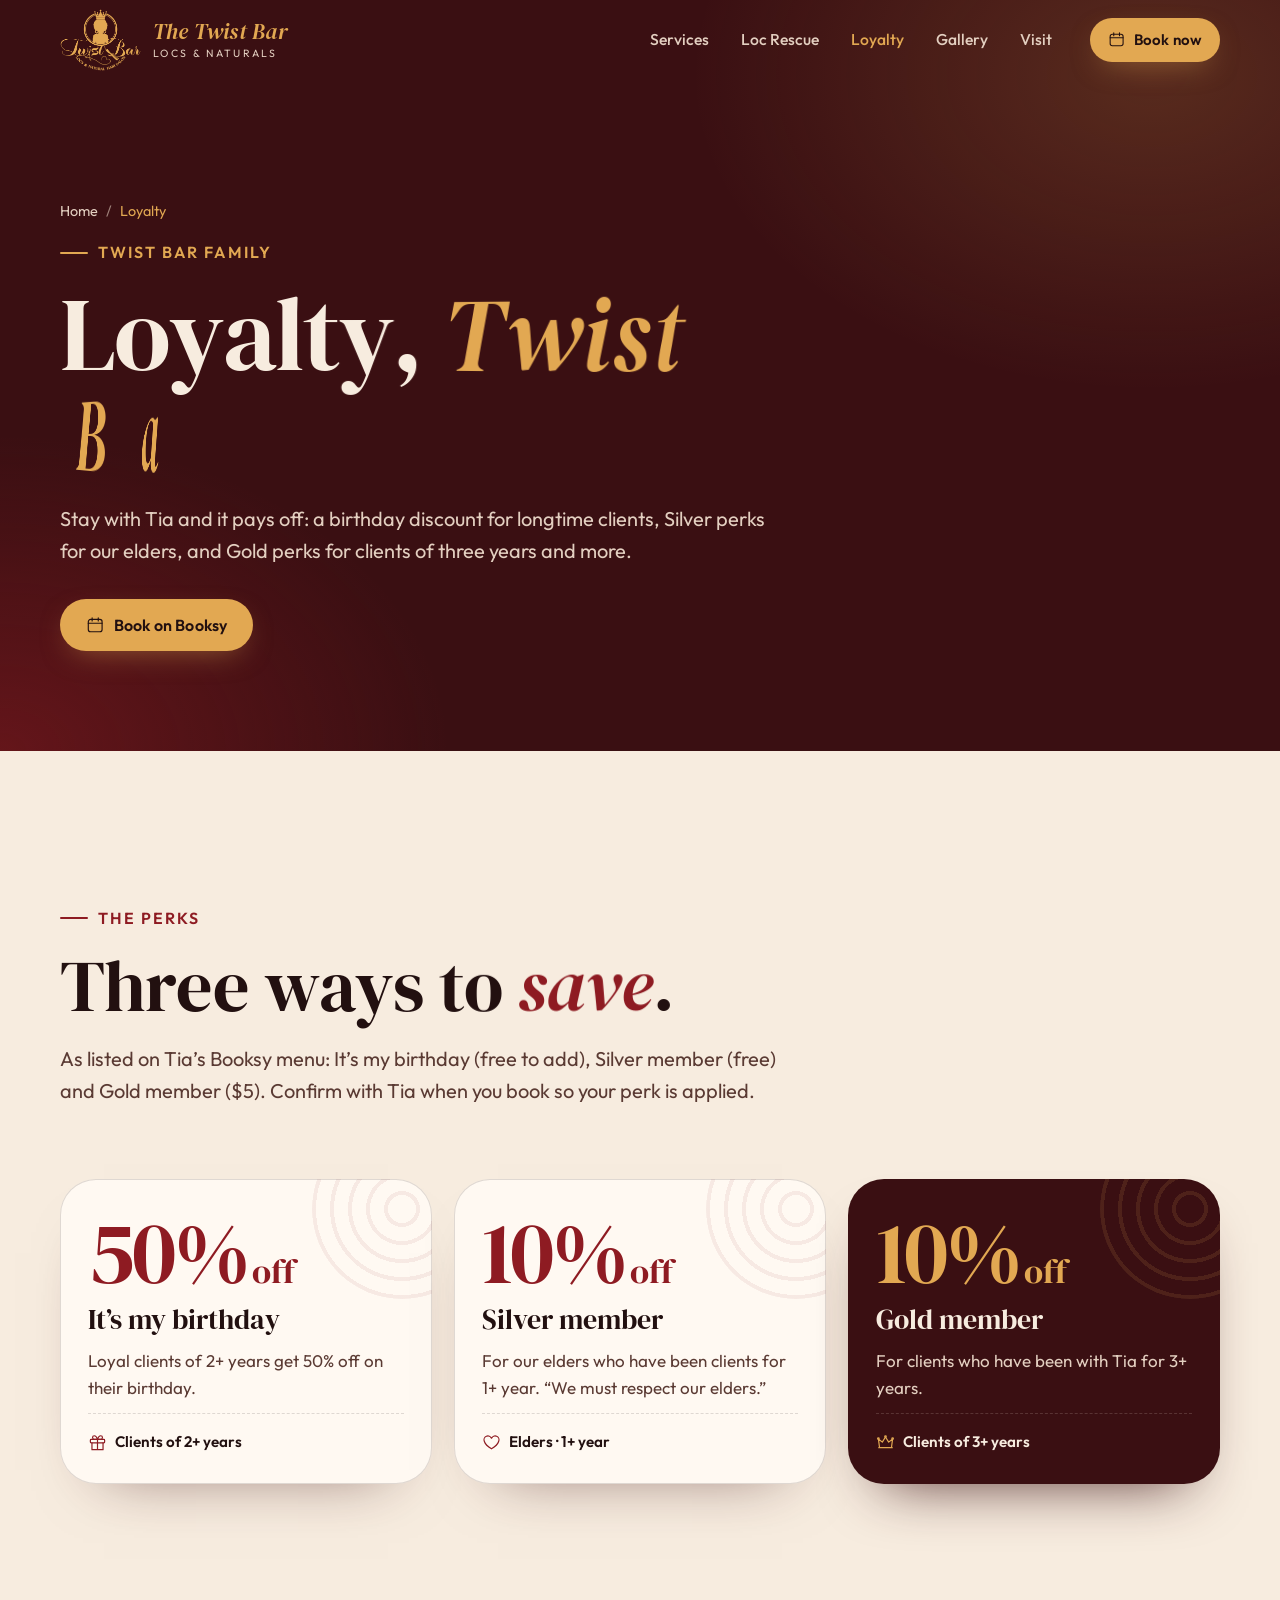
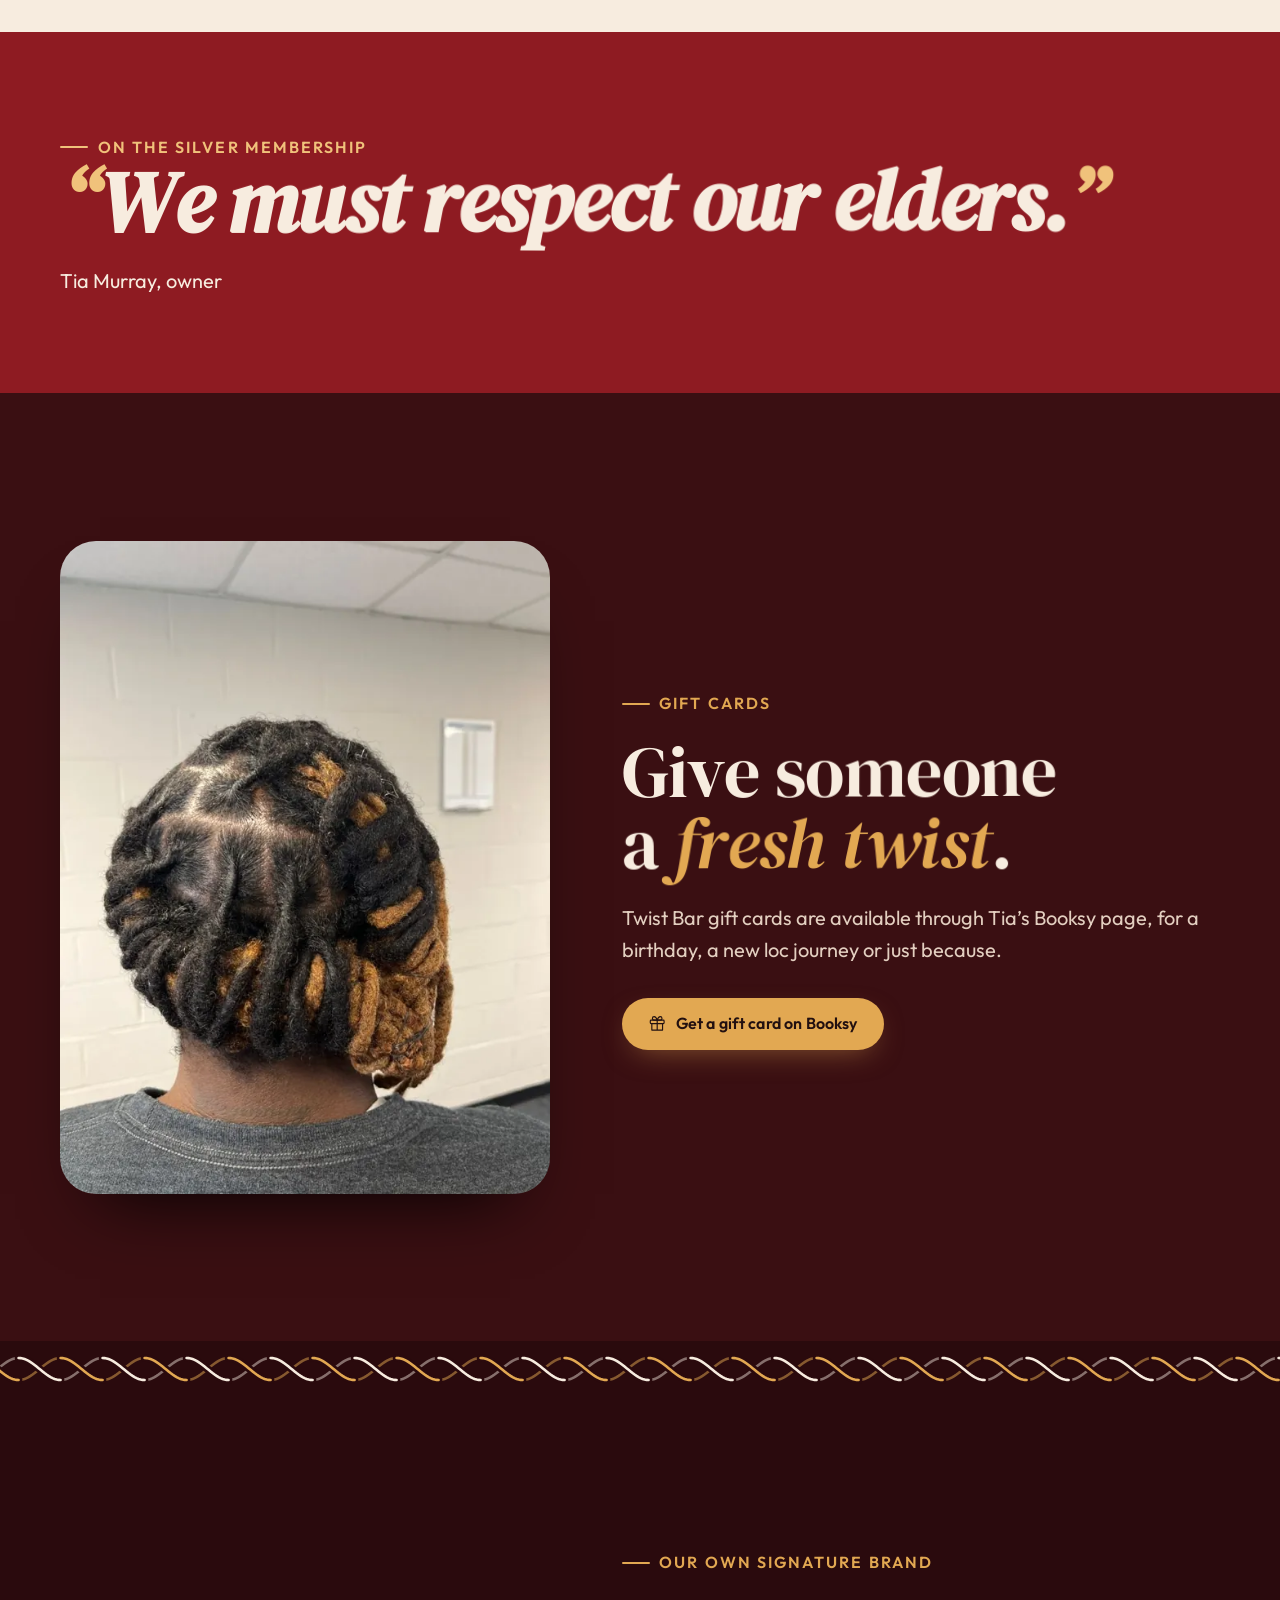
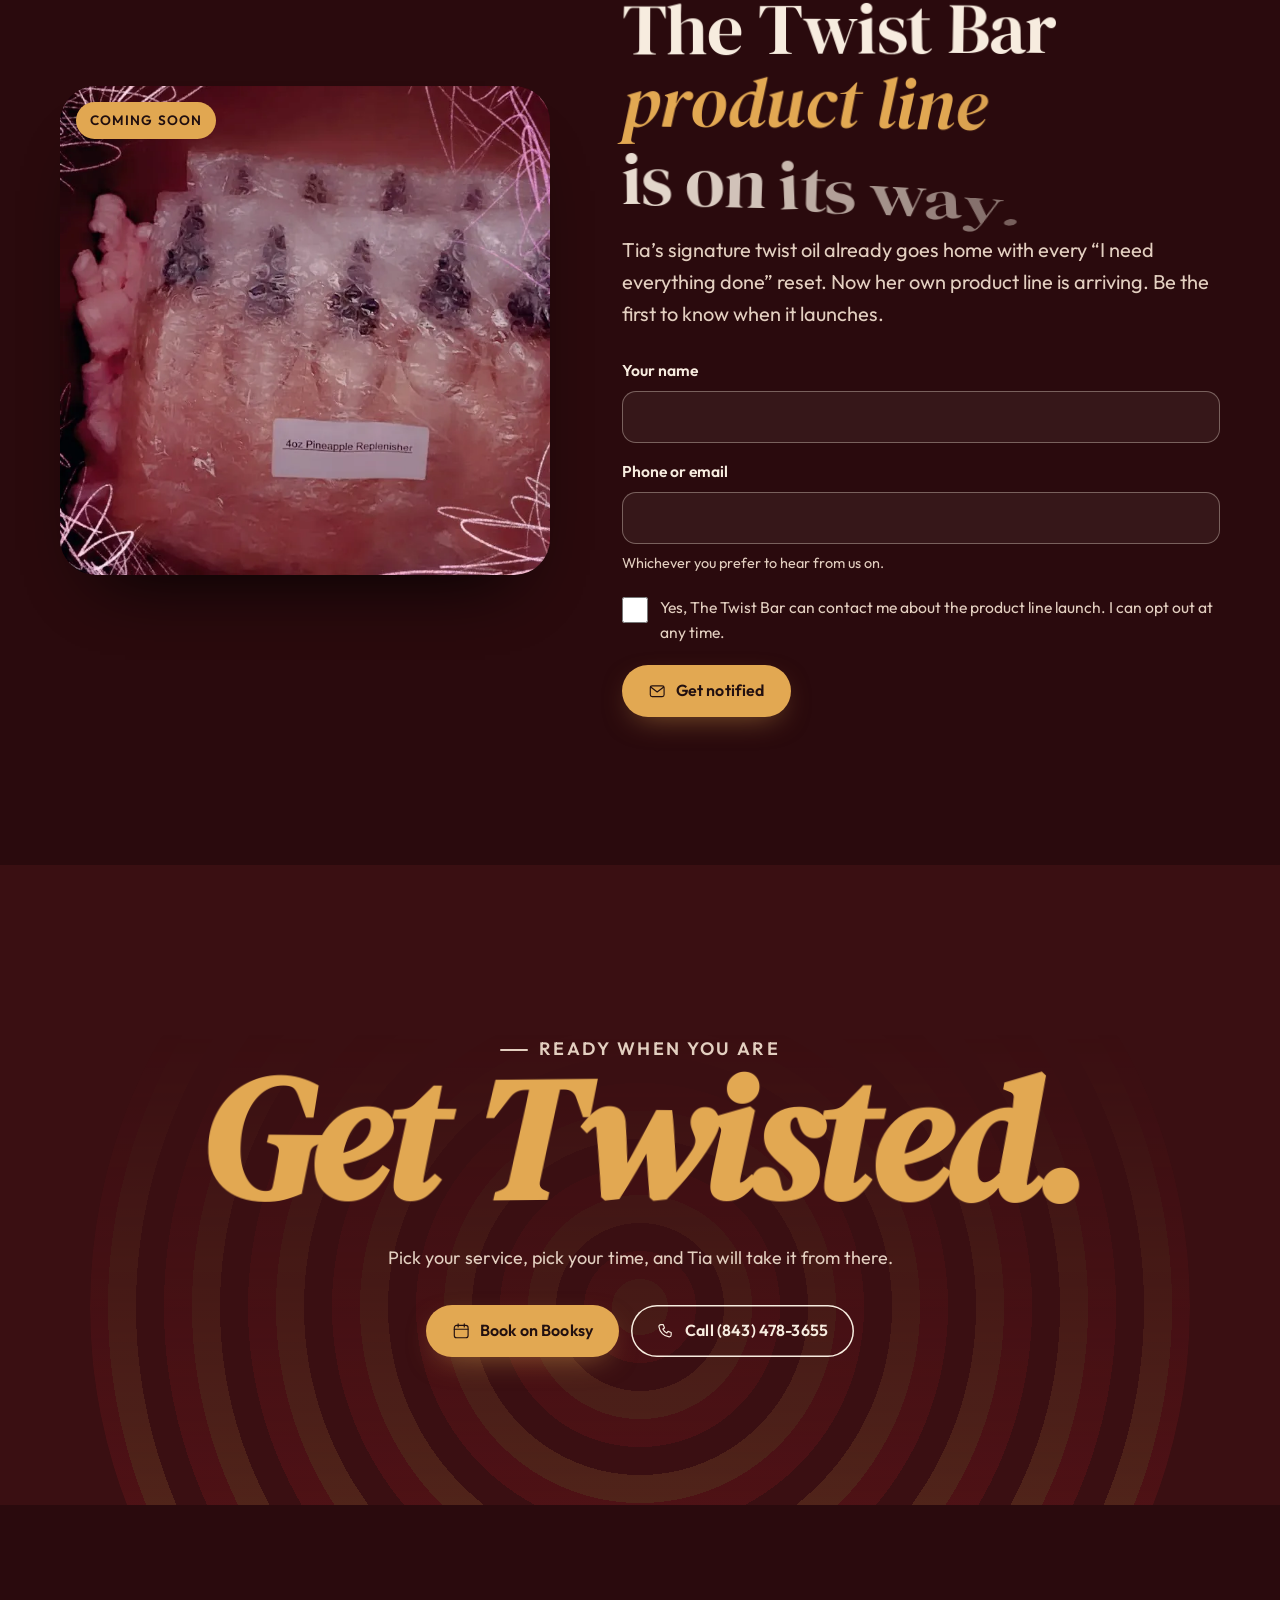
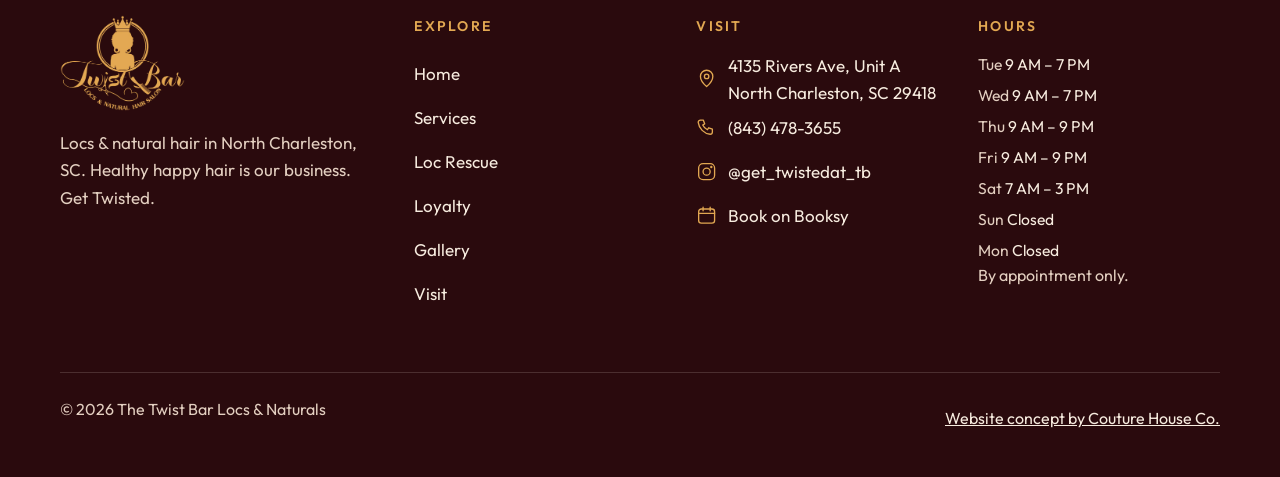
<file: loyalty.html>
<!doctype html>
<html lang="en">
<head>
<meta charset="utf-8">
<meta name="viewport" content="width=device-width, initial-scale=1, viewport-fit=cover">
<title>Loyalty Perks &amp; Gift Cards | The Twist Bar</title>
<meta name="description" content="Twist Bar Family perks: 50% off your birthday for 2+ year clients, 10% off for Silver (elders) and Gold members. Gift cards on Booksy. North Charleston, SC.">
<link rel="canonical" href="https://the-twist-bar-locs-naturals.netlify.app/loyalty.html">
<meta name="robots" content="index, follow, max-image-preview:large">
<meta name="theme-color" content="#3a0f12">
<meta name="format-detection" content="telephone=no">
<meta property="og:type" content="website">
<meta property="og:site_name" content="The Twist Bar Locs &amp; Naturals">
<meta property="og:locale" content="en_US">
<meta property="og:title" content="Loyalty Perks &amp; Gift Cards | The Twist Bar">
<meta property="og:description" content="Twist Bar Family perks: 50% off your birthday for 2+ year clients, 10% off for Silver (elders) and Gold members. Gift cards on Booksy. North Charleston, SC.">
<meta property="og:url" content="https://the-twist-bar-locs-naturals.netlify.app/loyalty.html">
<meta property="og:image" content="https://the-twist-bar-locs-naturals.netlify.app/assets/img/og/loyalty.jpg">
<meta property="og:image:secure_url" content="https://the-twist-bar-locs-naturals.netlify.app/assets/img/og/loyalty.jpg">
<meta property="og:image:width" content="1200">
<meta property="og:image:height" content="630">
<meta property="og:image:type" content="image/jpeg">
<meta property="og:image:alt" content="The Twist Bar Locs &amp; Naturals link preview: Loyalty, Twist Bar style. 50% off your birthday at 2+ years. Gift cards on Booksy. Shown with client photos.">
<meta name="twitter:card" content="summary_large_image">
<meta name="twitter:title" content="Loyalty Perks &amp; Gift Cards | The Twist Bar">
<meta name="twitter:description" content="Twist Bar Family perks: 50% off your birthday for 2+ year clients, 10% off for Silver (elders) and Gold members. Gift cards on Booksy. North Charleston, SC.">
<meta name="twitter:image" content="https://the-twist-bar-locs-naturals.netlify.app/assets/img/og/loyalty.jpg">
<meta name="twitter:image:alt" content="The Twist Bar Locs &amp; Naturals link preview: Loyalty, Twist Bar style. 50% off your birthday at 2+ years. Gift cards on Booksy. Shown with client photos.">
<meta name="geo.region" content="US-SC">
<meta name="geo.placename" content="North Charleston">
<link rel="icon" href="assets/img/favicon.svg" type="image/svg+xml">
<link rel="icon" href="assets/img/favicon-32.png" sizes="32x32" type="image/png">
<link rel="apple-touch-icon" href="assets/img/apple-touch-icon.png">
<link rel="manifest" href="site.webmanifest">
<link rel="preload" href="assets/fonts/dm-serif-display-latin-400-italic.woff2" as="font" type="font/woff2" crossorigin>
<link rel="preload" href="assets/fonts/dm-serif-display-latin-400-normal.woff2" as="font" type="font/woff2" crossorigin>
<link rel="preload" href="assets/fonts/outfit-latin-wght-normal.woff2" as="font" type="font/woff2" crossorigin>
<link rel="stylesheet" href="assets/css/site.css">
<script>document.documentElement.classList.add("js")</script>
<script defer src="assets/js/site.js"></script>
<script type="application/ld+json">{"@context":"https://schema.org","@type":"HairSalon","@id":"https://the-twist-bar-locs-naturals.netlify.app/#salon","name":"The Twist Bar Locs & Naturals","url":"https://the-twist-bar-locs-naturals.netlify.app/","telephone":"+1-843-478-3655","address":{"@type":"PostalAddress","streetAddress":"4135 Rivers Ave, Unit A","addressLocality":"North Charleston","addressRegion":"SC","postalCode":"29418","addressCountry":"US"},"openingHoursSpecification":[{"@type":"OpeningHoursSpecification","dayOfWeek":["https://schema.org/Tuesday","https://schema.org/Wednesday"],"opens":"09:00","closes":"19:00"},{"@type":"OpeningHoursSpecification","dayOfWeek":["https://schema.org/Thursday","https://schema.org/Friday"],"opens":"09:00","closes":"21:00"},{"@type":"OpeningHoursSpecification","dayOfWeek":"https://schema.org/Saturday","opens":"07:00","closes":"15:00"}],"priceRange":"$10–$700","image":["https://the-twist-bar-locs-naturals.netlify.app/assets/img/share.jpg"],"logo":"https://the-twist-bar-locs-naturals.netlify.app/assets/img/logo-twist-bar-ink.png","sameAs":["https://www.instagram.com/get_twistedat_tb/","https://booksy.com/en-us/162900_the-twist-bar-locs-naturals_braids-locs_134778_charleston"]}</script>
<script type="application/ld+json">{"@context":"https://schema.org","@type":"BreadcrumbList","itemListElement":[{"@type":"ListItem","position":1,"name":"Home","item":"https://the-twist-bar-locs-naturals.netlify.app/"},{"@type":"ListItem","position":2,"name":"Loyalty","item":"https://the-twist-bar-locs-naturals.netlify.app/loyalty.html"}]}</script>
</head>
<body>
<a class="skip-link" href="#main">Skip to content</a>
<header class="site-header">
  <div class="wrap header-inner">
    <a class="brand" href="index.html"><img src="assets/img/logo-twist-bar-gold-320.webp" width="320" height="245" alt="The Twist Bar Locs &amp; Naturals home"><span class="brand-text" aria-hidden="true"><span class="brand-name">The Twist Bar</span><span class="brand-sub">Locs &amp; Naturals</span></span></a>
    <nav class="nav-desktop" aria-label="Primary"><ul><li><a href="services.html">Services</a></li><li><a href="loc-rescue.html">Loc Rescue</a></li><li><a href="loyalty.html" aria-current="page">Loyalty</a></li><li><a href="gallery.html">Gallery</a></li><li><a href="visit.html">Visit</a></li></ul></nav>
    <a class="btn btn--sm header-book" href="https://booksy.com/en-us/162900_the-twist-bar-locs-naturals_braids-locs_134778_charleston" rel="noopener"><svg class="icon" viewBox="0 0 24 24" aria-hidden="true" focusable="false"><rect x="3" y="4.5" width="18" height="16" rx="3"/><path d="M3 9.5h18M8 2.5v4M16 2.5v4"/></svg><span>Book now</span></a>
    <button class="menu-toggle needs-js" type="button" aria-expanded="false" aria-controls="site-menu"><span class="bars" aria-hidden="true"></span><span class="lbl">Menu</span></button>
  </div>
</header>
<div class="menu-panel" id="site-menu" hidden>
    <nav aria-label="Menu"><ul><li><a href="index.html">Home<span>Start</span></a></li><li><a href="services.html">Services<span>Prices</span></a></li><li><a href="loc-rescue.html">Loc Rescue<span>Repair</span></a></li><li><a href="loyalty.html" aria-current="page">Loyalty<span>Perks</span></a></li><li><a href="gallery.html">Gallery<span>The work</span></a></li><li><a href="visit.html">Visit<span>Hours</span></a></li></ul></nav>
    <div class="menu-meta">
      <a class="btn" href="https://booksy.com/en-us/162900_the-twist-bar-locs-naturals_braids-locs_134778_charleston" rel="noopener"><svg class="icon" viewBox="0 0 24 24" aria-hidden="true" focusable="false"><rect x="3" y="4.5" width="18" height="16" rx="3"/><path d="M3 9.5h18M8 2.5v4M16 2.5v4"/></svg><span>Book on Booksy</span></a>
      <p>4135 Rivers Ave, Unit A, North Charleston, SC 29418<br>By appointment only · no walk-ins</p>
      <p><a href="tel:+18434783655">(843) 478-3655</a></p>
    </div>
</div>

<main id="main" tabindex="-1">
<section class="page-hero tone-dark" aria-labelledby="page-title">
  <div class="wrap">
    <nav class="breadcrumbs" aria-label="Breadcrumb"><ol><li><a href="index.html">Home</a></li><li><span aria-current="page">Loyalty</span></li></ol></nav>
    <div class="page-hero-grid">
      <div>
        <p class="eyebrow">Twist Bar Family</p>
        <h1 class="h1" id="page-title" data-twist>Loyalty, <em>Twist Bar style</em>.</h1>
        <p class="lede">Stay with Tia and it pays off: a birthday discount for longtime clients, Silver perks for our elders, and Gold perks for clients of three years and more.</p>
        <div class="btn-row"><a class="btn" href="https://booksy.com/en-us/162900_the-twist-bar-locs-naturals_braids-locs_134778_charleston" rel="noopener"><svg class="icon" viewBox="0 0 24 24" aria-hidden="true" focusable="false"><rect x="3" y="4.5" width="18" height="16" rx="3"/><path d="M3 9.5h18M8 2.5v4M16 2.5v4"/></svg><span>Book on Booksy</span></a></div>
      </div>
      
    </div>
  </div>
</section>
<section class="section tone-light" aria-labelledby="tiers-title">
  <div class="wrap">
    <div class="section-head">
      <p class="eyebrow">The perks</p>
      <h2 class="h2" id="tiers-title" data-twist>Three ways to <em>save</em>.</h2>
      <p class="lede">As listed on Tia&rsquo;s Booksy menu: It&rsquo;s my birthday (free to add), Silver member (free) and Gold member ($5). Confirm with Tia when you book so your perk is applied.</p>
    </div>
    <div class="tier-grid">
      <article class="tier" data-rise>
        <p class="num">50%<small>off</small></p>
        <h3>It&rsquo;s my birthday</h3>
        <p>Loyal clients of 2+ years get 50% off on their birthday.</p>
        <p class="who"><svg class="icon" viewBox="0 0 24 24" aria-hidden="true" focusable="false"><rect x="3" y="8" width="18" height="4.5" rx="1"/><path d="M5 12.5V21h14v-8.5M12 8v13M12 8S10.5 3.5 8 3.5a2.2 2.2 0 0 0 0 4.5h4zM12 8s1.5-4.5 4-4.5a2.2 2.2 0 0 1 0 4.5h-4z"/></svg><span>Clients of 2+ years</span></p>
      </article>
      <article class="tier" data-rise>
        <p class="num">10%<small>off</small></p>
        <h3>Silver member</h3>
        <p>For our elders who have been clients for 1+ year. &ldquo;We must respect our elders.&rdquo;</p>
        <p class="who"><svg class="icon" viewBox="0 0 24 24" aria-hidden="true" focusable="false"><path d="M12 20s-7.5-4.6-9-9.3A4.8 4.8 0 0 1 12 6.6a4.8 4.8 0 0 1 9 4.1C19.5 15.4 12 20 12 20z"/></svg><span>Elders · 1+ year</span></p>
      </article>
      <article class="tier tier--gold" data-rise>
        <p class="num">10%<small>off</small></p>
        <h3>Gold member</h3>
        <p>For clients who have been with Tia for 3+ years.</p>
        <p class="who"><svg class="icon" viewBox="0 0 24 24" aria-hidden="true" focusable="false"><path d="M3.5 18.5h17M4.5 18.5L3 7.5l5 4 4-6.5 4 6.5 5-4-1.5 11"/><circle cx="3" cy="7" r="1"/><circle cx="12" cy="4.5" r="1"/><circle cx="21" cy="7" r="1"/></svg><span>Clients of 3+ years</span></p>
      </article>
    </div>
  </div>
</section>

<section class="section section--tight tone-red" aria-labelledby="elders-title">
  <div class="wrap">
    <p class="eyebrow">On the Silver membership</p>
    <h2 class="big-quote" id="elders-title" data-twist><span class="q">&ldquo;</span>We must respect our elders.<span class="q">&rdquo;</span></h2>
    <p class="lede">Tia Murray, owner</p>
  </div>
</section>

<section class="section tone-dark" aria-labelledby="gift-title">
  <div class="wrap product">
    <div class="product-photo" data-rise><img src="assets/img/honey-loc-bun.webp" srcset="assets/img/honey-loc-bun-400.webp 420w, assets/img/honey-loc-bun-800.webp 600w, assets/img/honey-loc-bun.webp 810w" sizes="(min-width: 960px) 40vw, 92vw" width="810" height="1080" alt="Back view of black locs with honey-gold color, twisted and pinned into a low rolled bun." loading="lazy" decoding="async"></div>
    <div>
      <p class="eyebrow">Gift cards</p>
      <h2 class="h2" id="gift-title" data-twist>Give someone a <em>fresh twist</em>.</h2>
      <p class="lede">Twist Bar gift cards are available through Tia&rsquo;s Booksy page, for a birthday, a new loc journey or just because.</p>
      <div class="btn-row"><a class="btn" href="https://booksy.com/en-us/162900_the-twist-bar-locs-naturals_braids-locs_134778_charleston" rel="noopener"><svg class="icon" viewBox="0 0 24 24" aria-hidden="true" focusable="false"><rect x="3" y="8" width="18" height="4.5" rx="1"/><path d="M5 12.5V21h14v-8.5M12 8v13M12 8S10.5 3.5 8 3.5a2.2 2.2 0 0 0 0 4.5h4zM12 8s1.5-4.5 4-4.5a2.2 2.2 0 0 1 0 4.5h-4z"/></svg><span>Get a gift card on Booksy</span></a></div>
    </div>
  </div>
</section>

<div class="twist-divider tone-deep twist-divider--flush" data-tone="deep" aria-hidden="true"></div>

<section class="section tone-deep" id="notify" aria-labelledby="product-title">
  <div class="wrap product">
    <div class="product-photo" data-rise><img src="assets/img/twist-bar-product-line-unboxing.webp" width="720" height="720" alt="Boxes of new Twist Bar products arriving in bubble wrap, with a label reading 4oz Pineapple Replenisher." loading="lazy" decoding="async"><span class="tag">Coming soon</span></div>
    <div>
      <p class="eyebrow">Our own signature brand</p>
      <h2 class="h2" id="product-title" data-twist>The Twist Bar <em>product line</em> is on its way.</h2>
      <p class="lede">Tia&rsquo;s signature twist oil already goes home with every &ldquo;I need everything done&rdquo; reset. Now her own product line is arriving. Be the first to know when it launches.</p>
      <form class="form" id="notify-form" name="product-line" method="POST" action="/loyalty.html?joined=1#notify" data-netlify="true" netlify-honeypot="company">
        <input type="hidden" name="form-name" value="product-line">
        <p class="hp" aria-hidden="true"><label>Company <input name="company" tabindex="-1" autocomplete="off"></label></p>
        <div class="field"><label for="f-name">Your name</label><input id="f-name" name="name" type="text" autocomplete="name" required></div>
        <div class="field"><label for="f-contact">Phone or email</label><input id="f-contact" name="contact" type="text" autocomplete="email" required aria-describedby="f-contact-hint"><span class="hint" id="f-contact-hint">Whichever you prefer to hear from us on.</span></div>
        <label class="check"><input type="checkbox" name="consent" value="yes" required><span>Yes, The Twist Bar can contact me about the product line launch. I can opt out at any time.</span></label>
        <div><button class="btn" type="submit"><svg class="icon" viewBox="0 0 24 24" aria-hidden="true" focusable="false"><rect x="3" y="5" width="18" height="14" rx="2.5"/><path d="M3.5 6.5l8.5 6.5 8.5-6.5"/></svg><span>Get notified</span></button></div>
        <p class="form-msg" id="form-local" tabindex="-1" hidden>Thanks! This form goes live once the site is published on Netlify. On this preview, nothing was sent.</p>
        <p class="form-msg" id="form-success" role="status" hidden>You&rsquo;re on the list. The Twist Bar will let you know when the product line launches.</p>
      </form>
    </div>
  </div>
</section>
<section class="section cta-band tone-dark" aria-labelledby="cta-title">
  <div class="wrap">
    <p class="eyebrow">Ready when you are</p>
    <h2 class="mega" id="cta-title" data-twist>Get Twisted.</h2>
    <p>Pick your service, pick your time, and Tia will take it from there.</p>
    <div class="btn-row"><a class="btn" href="https://booksy.com/en-us/162900_the-twist-bar-locs-naturals_braids-locs_134778_charleston" rel="noopener"><svg class="icon" viewBox="0 0 24 24" aria-hidden="true" focusable="false"><rect x="3" y="4.5" width="18" height="16" rx="3"/><path d="M3 9.5h18M8 2.5v4M16 2.5v4"/></svg><span>Book on Booksy</span></a><a class="btn btn--ghost" href="tel:+18434783655"><svg class="icon" viewBox="0 0 24 24" aria-hidden="true" focusable="false"><path d="M5 3.5h3.2l1.6 4.2-2.2 1.4a11 11 0 0 0 5.3 5.3l1.4-2.2 4.2 1.6V17a2.5 2.5 0 0 1-2.5 2.5A15.5 15.5 0 0 1 2.5 6 2.5 2.5 0 0 1 5 3.5z"/></svg><span>Call (843) 478-3655</span></a></div>
  </div>
</section>

</main>
<footer class="site-footer tone-deep">
  <div class="wrap">
    <div class="foot-grid">
      <div class="foot-brand">
        <img src="assets/img/logo-twist-bar-gold-320.webp" width="320" height="245" alt="The Twist Bar Locs &amp; Naturals" loading="lazy" decoding="async">
        <p>Locs &amp; natural hair in North Charleston, SC. Healthy happy hair is our business. Get Twisted.</p>
      </div>
      <div class="foot-explore">
        <h2>Explore</h2>
        <ul class="foot-links"><li><a href="index.html">Home</a></li><li><a href="services.html">Services</a></li><li><a href="loc-rescue.html">Loc Rescue</a></li><li><a href="loyalty.html">Loyalty</a></li><li><a href="gallery.html">Gallery</a></li><li><a href="visit.html">Visit</a></li></ul>
      </div>
      <div class="foot-visit">
        <h2>Visit</h2>
        <ul class="foot-links">
          <li><a href="https://www.google.com/maps/search/?api=1&query=4135%20Rivers%20Ave%2C%20Unit%20A%2C%20North%20Charleston%2C%20SC%2029418" rel="noopener"><svg class="icon" viewBox="0 0 24 24" aria-hidden="true" focusable="false"><path d="M12 21s-7-6.2-7-11.5a7 7 0 0 1 14 0C19 14.8 12 21 12 21z"/><circle cx="12" cy="9.5" r="2.5"/></svg><span>4135 Rivers Ave, Unit A<br>North Charleston, SC 29418</span></a></li>
          <li><a href="tel:+18434783655"><svg class="icon" viewBox="0 0 24 24" aria-hidden="true" focusable="false"><path d="M5 3.5h3.2l1.6 4.2-2.2 1.4a11 11 0 0 0 5.3 5.3l1.4-2.2 4.2 1.6V17a2.5 2.5 0 0 1-2.5 2.5A15.5 15.5 0 0 1 2.5 6 2.5 2.5 0 0 1 5 3.5z"/></svg><span>(843) 478-3655</span></a></li>
          <li><a href="https://www.instagram.com/get_twistedat_tb/" rel="noopener"><svg class="icon" viewBox="0 0 24 24" aria-hidden="true" focusable="false"><rect x="3" y="3" width="18" height="18" rx="5"/><circle cx="12" cy="12" r="4"/><circle cx="17.3" cy="6.7" r=".6"/></svg><span>@get_twistedat_tb</span></a></li>
          <li><a href="https://booksy.com/en-us/162900_the-twist-bar-locs-naturals_braids-locs_134778_charleston" rel="noopener"><svg class="icon" viewBox="0 0 24 24" aria-hidden="true" focusable="false"><rect x="3" y="4.5" width="18" height="16" rx="3"/><path d="M3 9.5h18M8 2.5v4M16 2.5v4"/></svg><span>Book on Booksy</span></a></li>
        </ul>
      </div>
      <div class="foot-hrs">
        <h2>Hours</h2>
        <ul class="foot-hours" role="list"><li>Tue <span>9 AM – 7 PM</span></li><li>Wed <span>9 AM – 7 PM</span></li><li>Thu <span>9 AM – 9 PM</span></li><li>Fri <span>9 AM – 9 PM</span></li><li>Sat <span>7 AM – 3 PM</span></li><li>Sun <span>Closed</span></li><li>Mon <span>Closed</span></li></ul>
        <p class="small muted">By appointment only.</p>
      </div>
    </div>
    <div class="foot-bottom">
      <p>&copy; 2026 The Twist Bar Locs &amp; Naturals</p>
      <p><a href="https://www.couturehouse.co" rel="noopener">Website concept by Couture House Co.</a></p>
    </div>
  </div>
</footer>
<nav class="action-bar" aria-label="Quick actions">
  <a class="is-primary" href="https://booksy.com/en-us/162900_the-twist-bar-locs-naturals_braids-locs_134778_charleston" rel="noopener"><svg class="icon" viewBox="0 0 24 24" aria-hidden="true" focusable="false"><rect x="3" y="4.5" width="18" height="16" rx="3"/><path d="M3 9.5h18M8 2.5v4M16 2.5v4"/></svg><span>Book</span></a>
  <a href="services.html"><svg class="icon" viewBox="0 0 24 24" aria-hidden="true" focusable="false"><path d="M9 6h11M9 12h11M9 18h11"/><circle cx="4.5" cy="6" r="1"/><circle cx="4.5" cy="12" r="1"/><circle cx="4.5" cy="18" r="1"/></svg><span>Services</span></a>
  <a href="tel:+18434783655"><svg class="icon" viewBox="0 0 24 24" aria-hidden="true" focusable="false"><path d="M5 3.5h3.2l1.6 4.2-2.2 1.4a11 11 0 0 0 5.3 5.3l1.4-2.2 4.2 1.6V17a2.5 2.5 0 0 1-2.5 2.5A15.5 15.5 0 0 1 2.5 6 2.5 2.5 0 0 1 5 3.5z"/></svg><span>Call</span></a>
</nav>
</body>
</html>
</file>
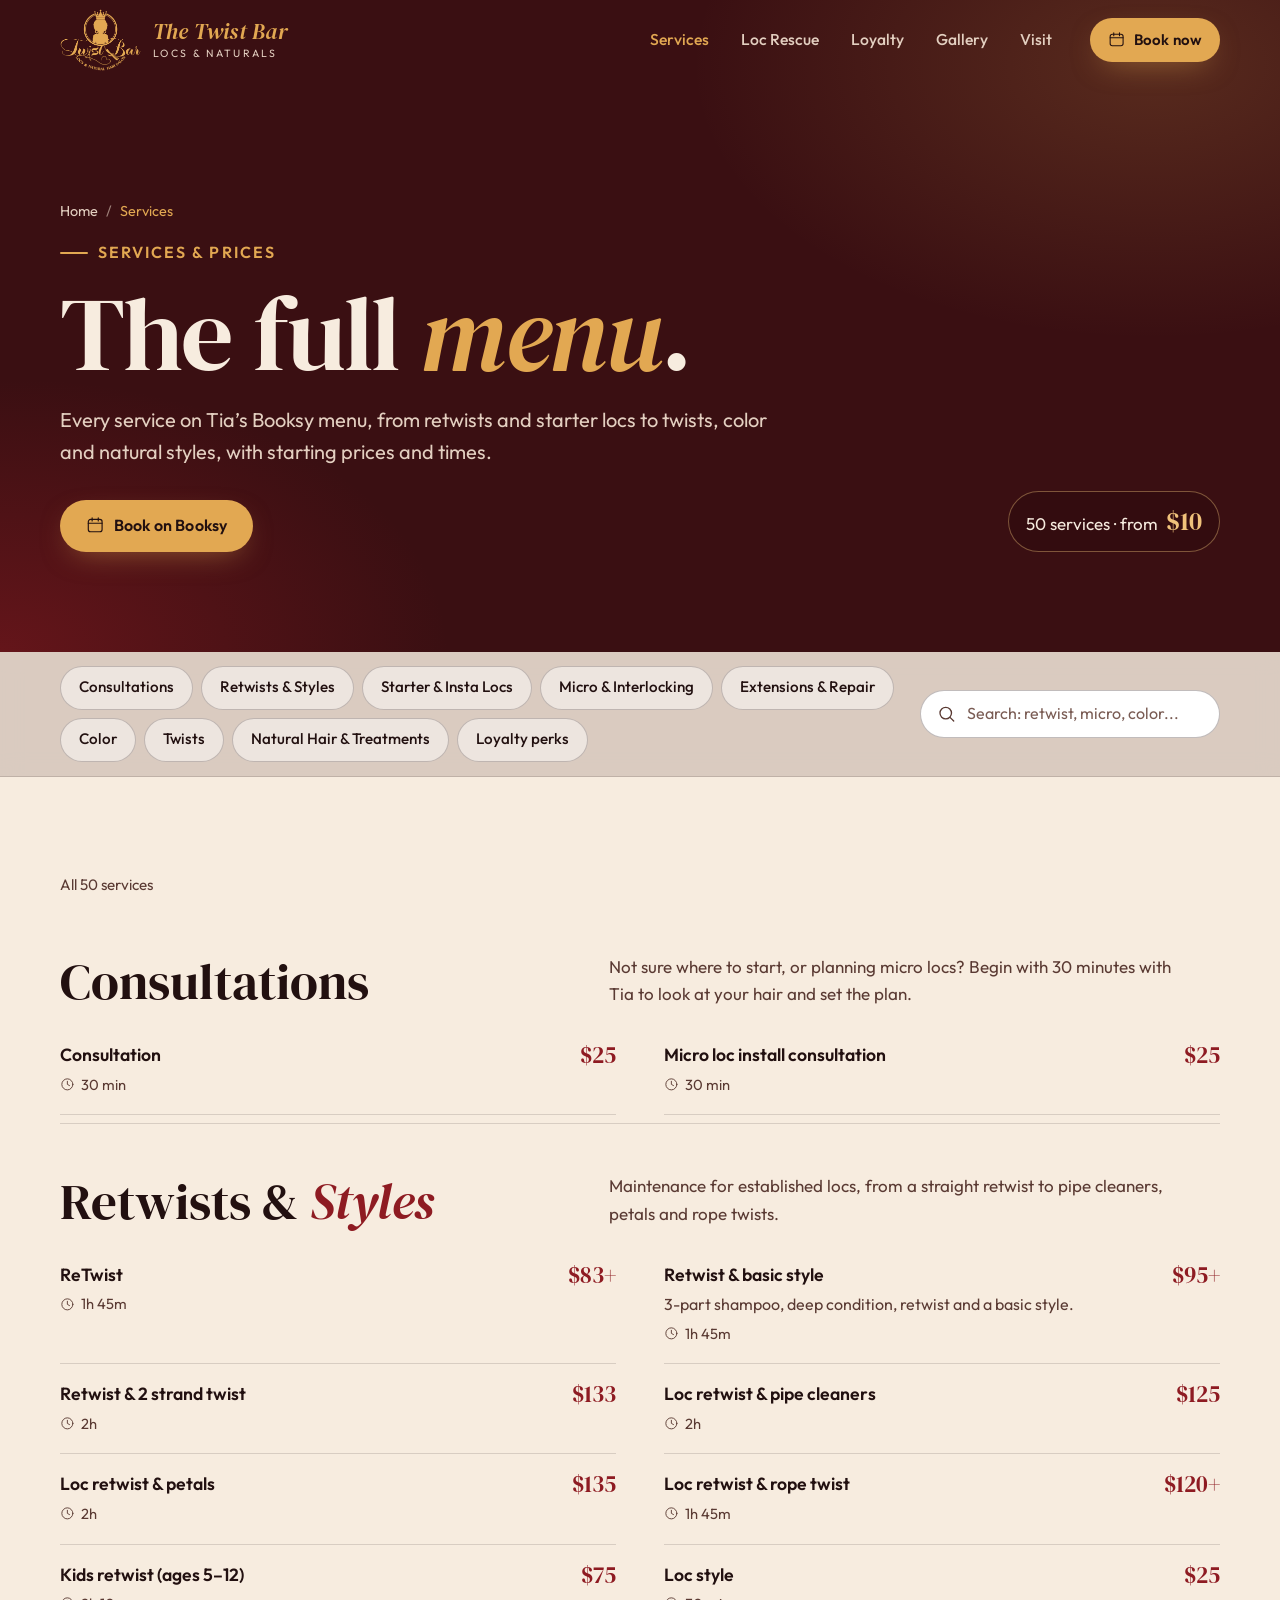
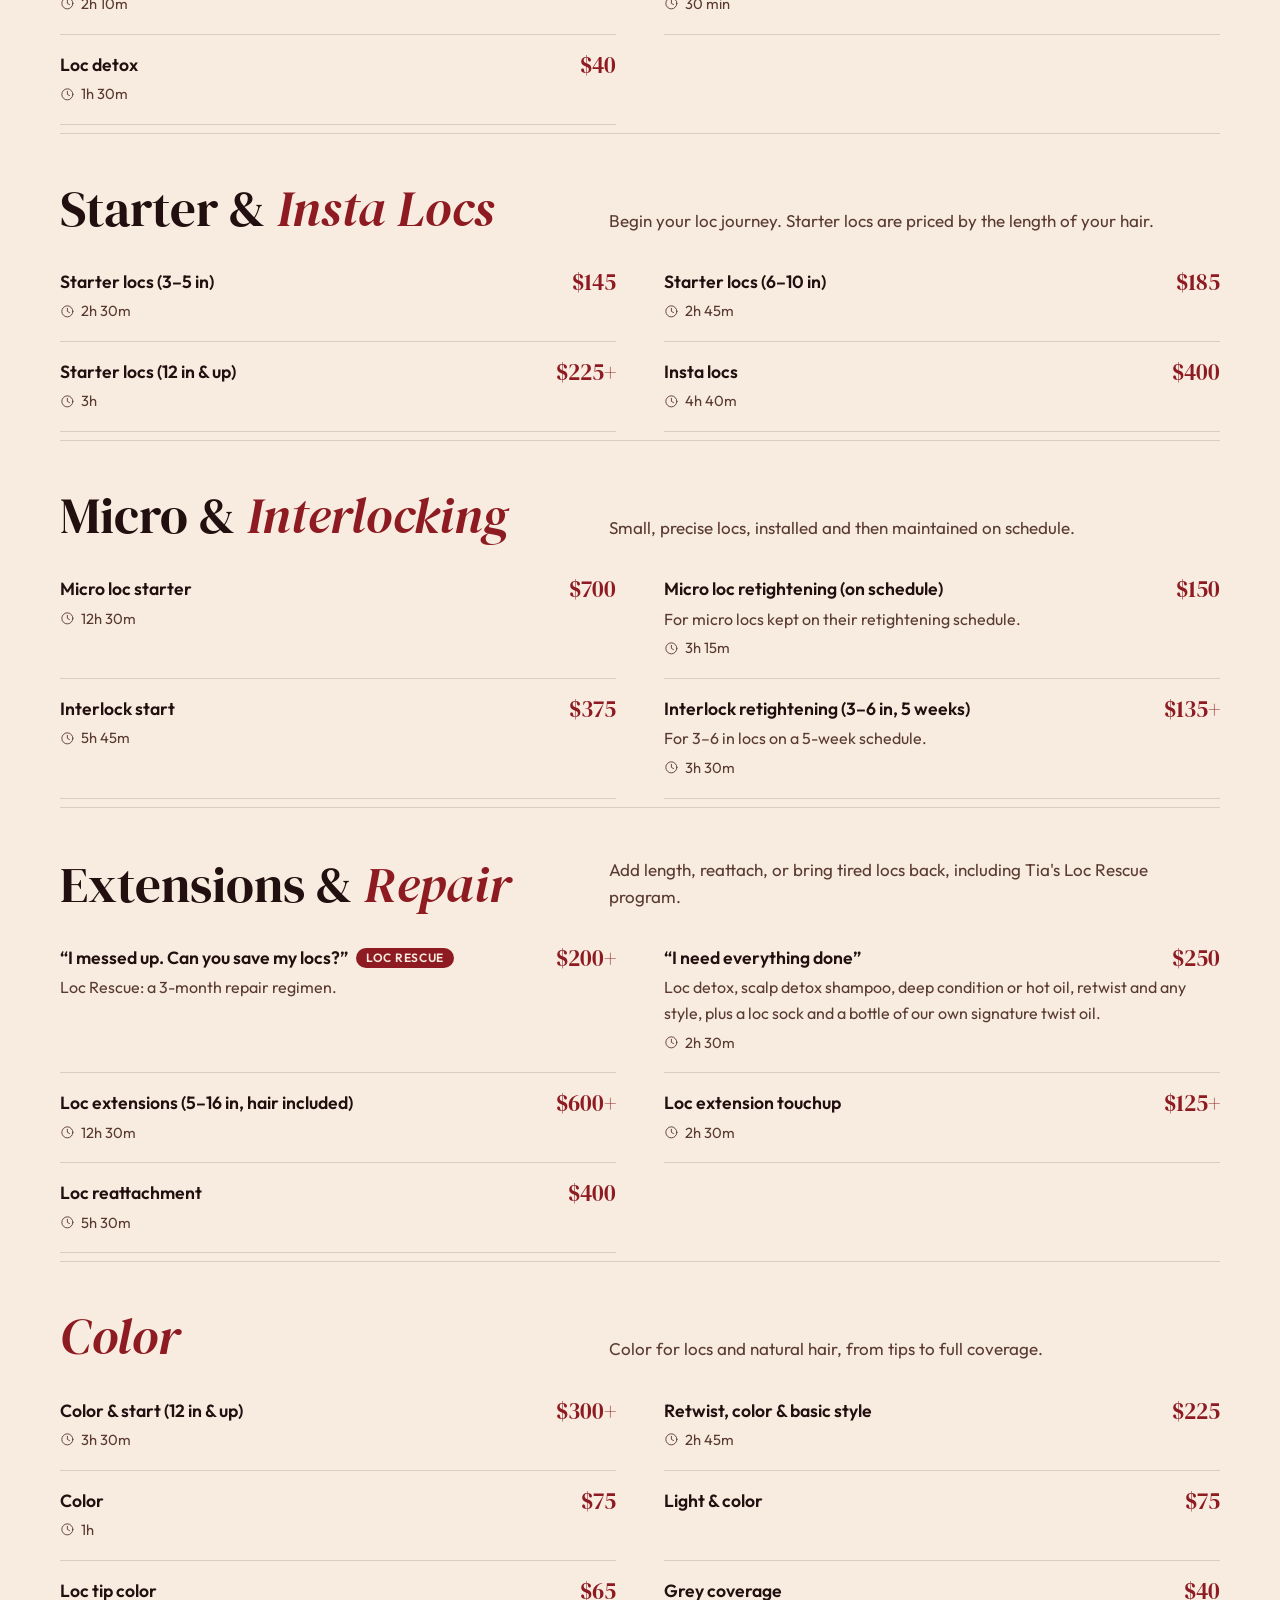
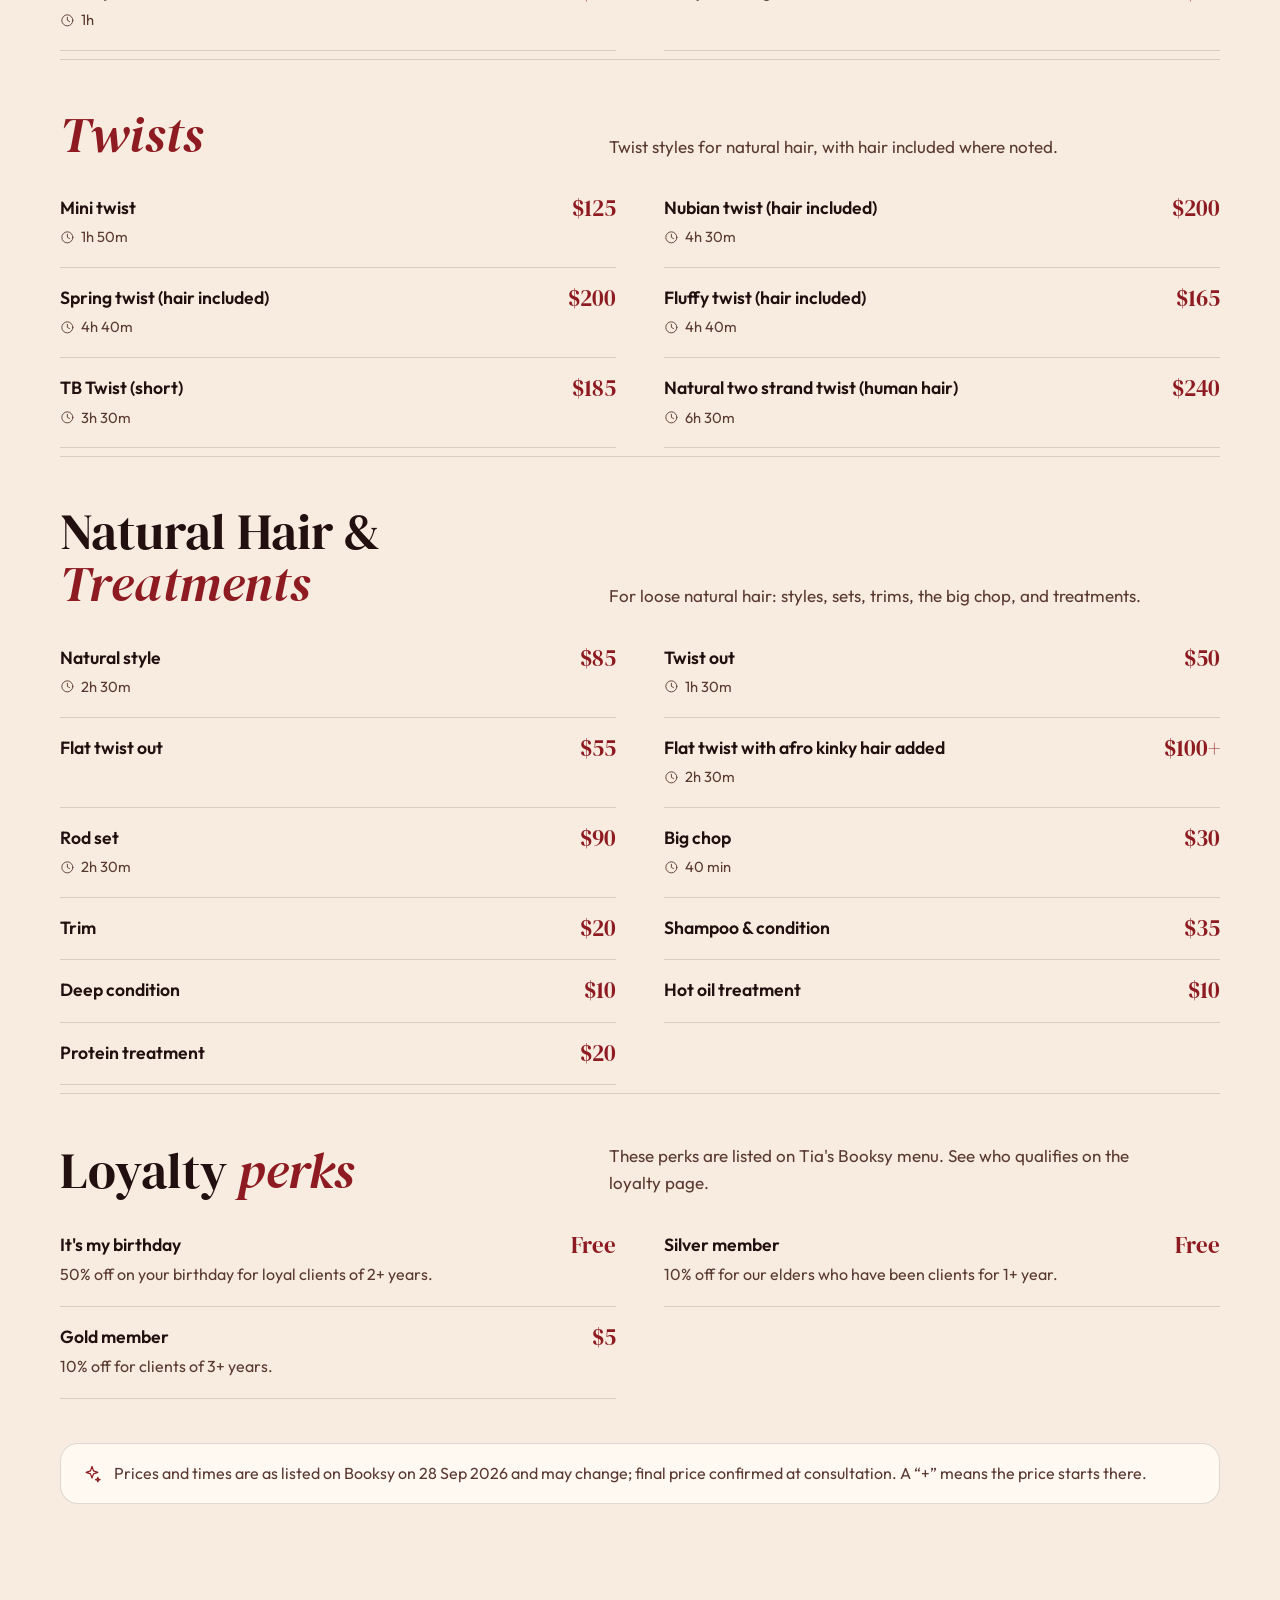
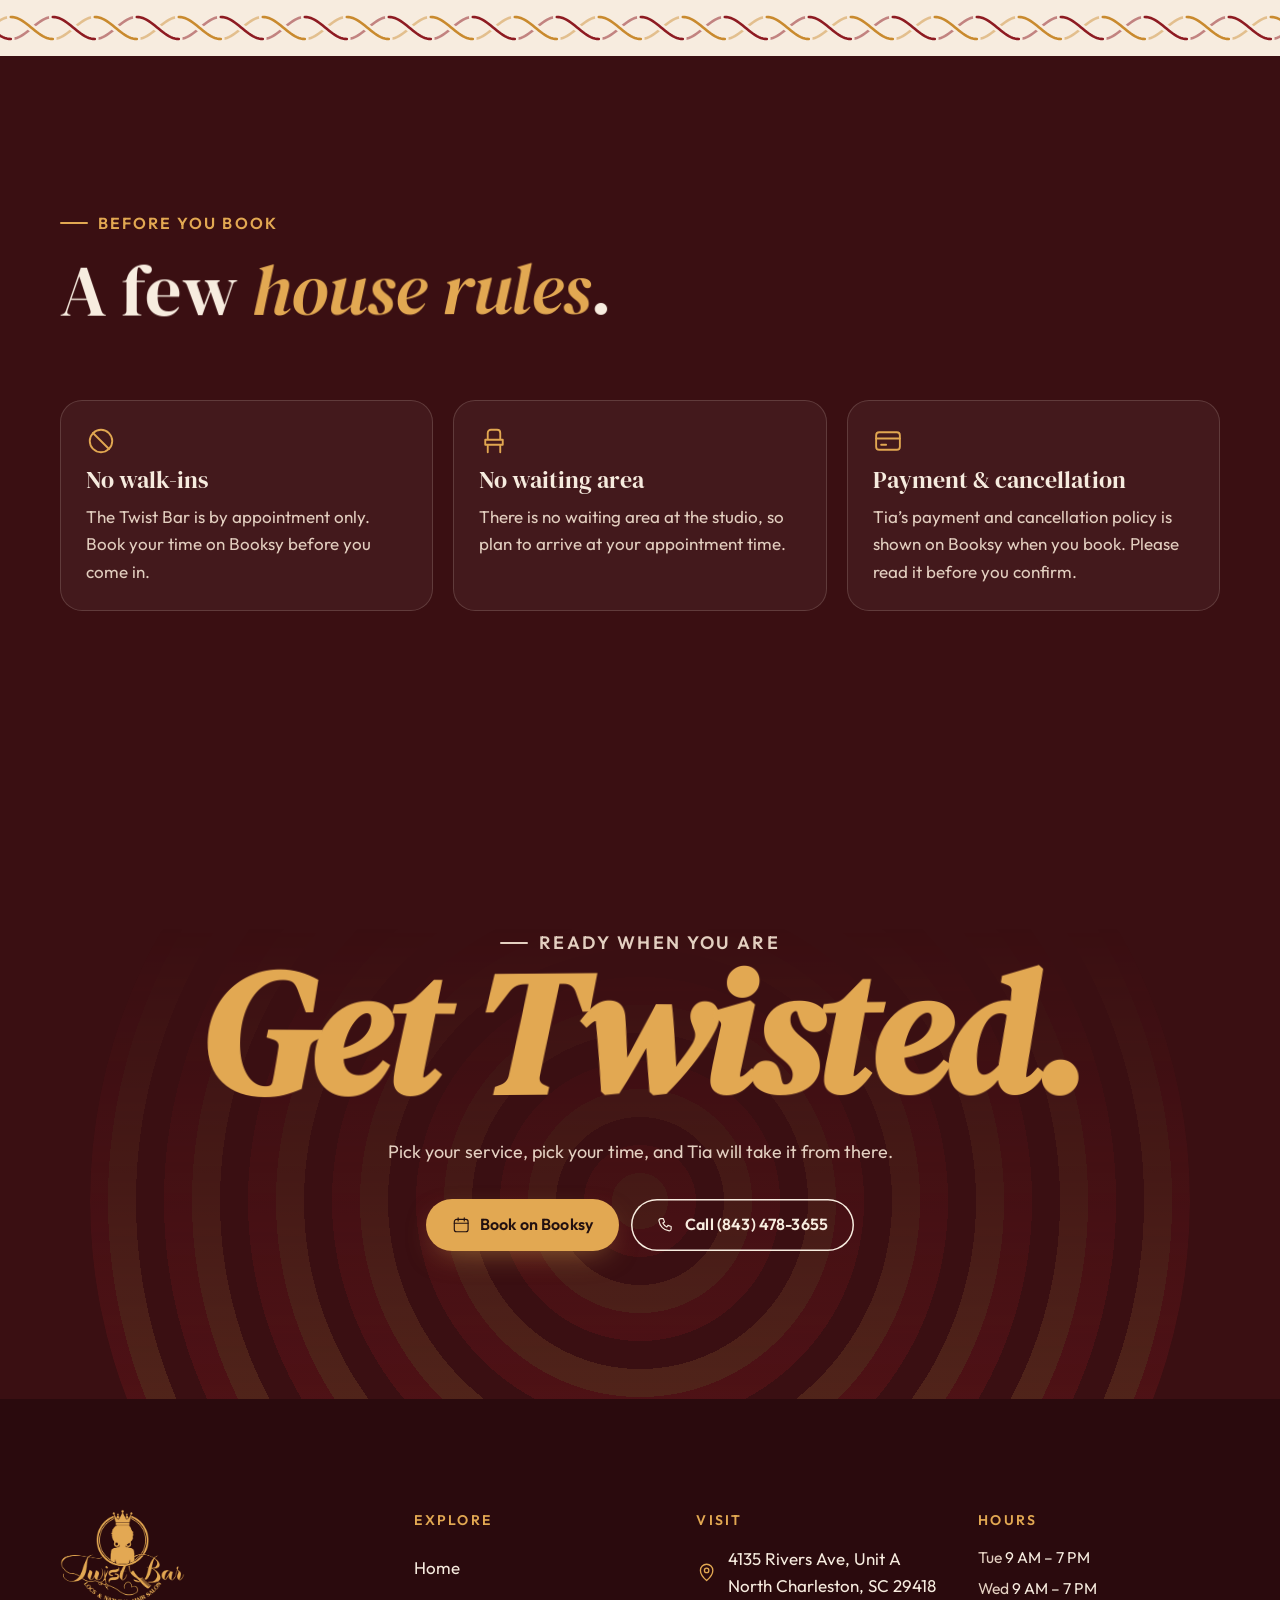
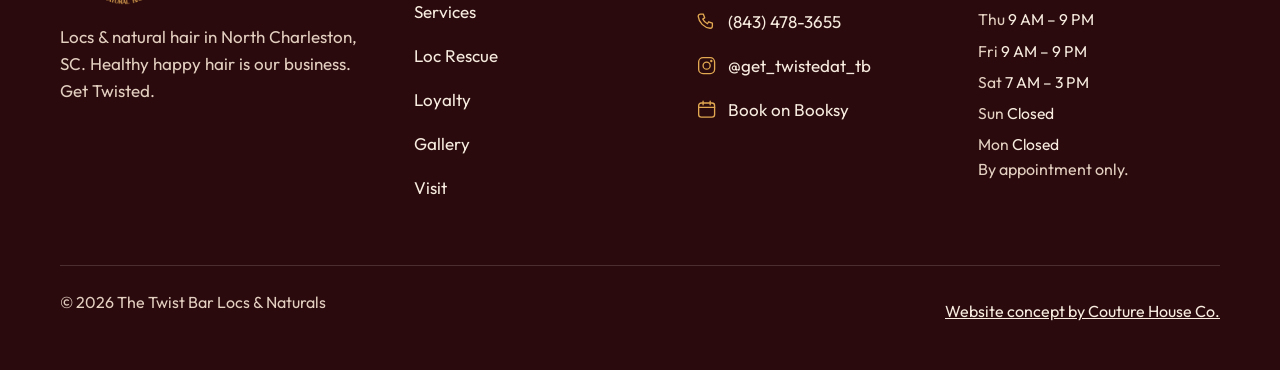
<file: services.html>
<!doctype html>
<html lang="en">
<head>
<meta charset="utf-8">
<meta name="viewport" content="width=device-width, initial-scale=1, viewport-fit=cover">
<title>Loc Retwist &amp; Starter Loc Prices | The Twist Bar</title>
<meta name="description" content="Full menu and prices: loc retwists from $83+, starter locs from $145, micro locs, extensions, loc repair, color and twists in North Charleston, SC.">
<link rel="canonical" href="https://the-twist-bar-locs-naturals.netlify.app/services.html">
<meta name="robots" content="index, follow, max-image-preview:large">
<meta name="theme-color" content="#3a0f12">
<meta name="format-detection" content="telephone=no">
<meta property="og:type" content="website">
<meta property="og:site_name" content="The Twist Bar Locs &amp; Naturals">
<meta property="og:locale" content="en_US">
<meta property="og:title" content="Loc Retwist &amp; Starter Loc Prices | The Twist Bar">
<meta property="og:description" content="Full menu and prices: loc retwists from $83+, starter locs from $145, micro locs, extensions, loc repair, color and twists in North Charleston, SC.">
<meta property="og:url" content="https://the-twist-bar-locs-naturals.netlify.app/services.html">
<meta property="og:image" content="https://the-twist-bar-locs-naturals.netlify.app/assets/img/og/services.jpg">
<meta property="og:image:secure_url" content="https://the-twist-bar-locs-naturals.netlify.app/assets/img/og/services.jpg">
<meta property="og:image:width" content="1200">
<meta property="og:image:height" content="630">
<meta property="og:image:type" content="image/jpeg">
<meta property="og:image:alt" content="The Twist Bar Locs &amp; Naturals link preview: The full menu. Retwists $83+ · Starter locs from $145. 50 services, priced. Shown with client photos.">
<meta name="twitter:card" content="summary_large_image">
<meta name="twitter:title" content="Loc Retwist &amp; Starter Loc Prices | The Twist Bar">
<meta name="twitter:description" content="Full menu and prices: loc retwists from $83+, starter locs from $145, micro locs, extensions, loc repair, color and twists in North Charleston, SC.">
<meta name="twitter:image" content="https://the-twist-bar-locs-naturals.netlify.app/assets/img/og/services.jpg">
<meta name="twitter:image:alt" content="The Twist Bar Locs &amp; Naturals link preview: The full menu. Retwists $83+ · Starter locs from $145. 50 services, priced. Shown with client photos.">
<meta name="geo.region" content="US-SC">
<meta name="geo.placename" content="North Charleston">
<link rel="icon" href="assets/img/favicon.svg" type="image/svg+xml">
<link rel="icon" href="assets/img/favicon-32.png" sizes="32x32" type="image/png">
<link rel="apple-touch-icon" href="assets/img/apple-touch-icon.png">
<link rel="manifest" href="site.webmanifest">
<link rel="preload" href="assets/fonts/dm-serif-display-latin-400-italic.woff2" as="font" type="font/woff2" crossorigin>
<link rel="preload" href="assets/fonts/dm-serif-display-latin-400-normal.woff2" as="font" type="font/woff2" crossorigin>
<link rel="preload" href="assets/fonts/outfit-latin-wght-normal.woff2" as="font" type="font/woff2" crossorigin>
<link rel="stylesheet" href="assets/css/site.css">
<script>document.documentElement.classList.add("js")</script>
<script defer src="assets/js/site.js"></script>
<script type="application/ld+json">{"@context":"https://schema.org","@type":"HairSalon","@id":"https://the-twist-bar-locs-naturals.netlify.app/#salon","name":"The Twist Bar Locs & Naturals","url":"https://the-twist-bar-locs-naturals.netlify.app/","telephone":"+1-843-478-3655","address":{"@type":"PostalAddress","streetAddress":"4135 Rivers Ave, Unit A","addressLocality":"North Charleston","addressRegion":"SC","postalCode":"29418","addressCountry":"US"},"openingHoursSpecification":[{"@type":"OpeningHoursSpecification","dayOfWeek":["https://schema.org/Tuesday","https://schema.org/Wednesday"],"opens":"09:00","closes":"19:00"},{"@type":"OpeningHoursSpecification","dayOfWeek":["https://schema.org/Thursday","https://schema.org/Friday"],"opens":"09:00","closes":"21:00"},{"@type":"OpeningHoursSpecification","dayOfWeek":"https://schema.org/Saturday","opens":"07:00","closes":"15:00"}],"priceRange":"$10–$700","image":["https://the-twist-bar-locs-naturals.netlify.app/assets/img/share.jpg","https://the-twist-bar-locs-naturals.netlify.app/assets/img/loc-knot-updo-honey.webp","https://the-twist-bar-locs-naturals.netlify.app/assets/img/fresh-retwist-crown.webp"],"logo":"https://the-twist-bar-locs-naturals.netlify.app/assets/img/logo-twist-bar-ink.png","sameAs":["https://www.instagram.com/get_twistedat_tb/","https://booksy.com/en-us/162900_the-twist-bar-locs-naturals_braids-locs_134778_charleston"],"alternateName":["The Twist Bar","Twist Bar Locs & Naturals"],"description":"Loc and natural hair salon in North Charleston, SC, owned by stylist Tia Murray: loc retwists, starter and insta locs, micro locs, interlocking, loc extensions, a 3-month loc repair program, color, twists and natural styles. By appointment only.","slogan":"Get Twisted!!!","founder":{"@type":"Person","@id":"https://the-twist-bar-locs-naturals.netlify.app/#tia","name":"Tia Murray","jobTitle":"Owner and loc stylist","worksFor":{"@id":"https://the-twist-bar-locs-naturals.netlify.app/#salon"}},"employee":[{"@type":"Person","@id":"https://the-twist-bar-locs-naturals.netlify.app/#tia","name":"Tia Murray","jobTitle":"Owner and loc stylist","worksFor":{"@id":"https://the-twist-bar-locs-naturals.netlify.app/#salon"}}],"currenciesAccepted":"USD","areaServed":[{"@type":"City","name":"North Charleston"},{"@type":"City","name":"Charleston"}],"knowsAbout":["Locs","Loc retwists","Starter locs","Insta locs","Micro locs","Interlocking","Loc extensions","Loc repair","Loc color","Two-strand twists","Natural hair care"],"hasOfferCatalog":{"@type":"OfferCatalog","name":"Services at The Twist Bar Locs & Naturals","itemListElement":[{"@type":"OfferCatalog","name":"Consultations","itemListElement":[{"@type":"Offer","itemOffered":{"@type":"Service","name":"Consultation"},"priceSpecification":{"@type":"PriceSpecification","priceCurrency":"USD","price":"25"},"url":"https://booksy.com/en-us/162900_the-twist-bar-locs-naturals_braids-locs_134778_charleston"},{"@type":"Offer","itemOffered":{"@type":"Service","name":"Micro loc install consultation"},"priceSpecification":{"@type":"PriceSpecification","priceCurrency":"USD","price":"25"},"url":"https://booksy.com/en-us/162900_the-twist-bar-locs-naturals_braids-locs_134778_charleston"}]},{"@type":"OfferCatalog","name":"Retwists & Styles","itemListElement":[{"@type":"Offer","itemOffered":{"@type":"Service","name":"ReTwist"},"priceSpecification":{"@type":"PriceSpecification","priceCurrency":"USD","minPrice":"83"},"url":"https://booksy.com/en-us/162900_the-twist-bar-locs-naturals_braids-locs_134778_charleston"},{"@type":"Offer","itemOffered":{"@type":"Service","name":"Retwist & basic style","description":"3-part shampoo, deep condition, retwist and a basic style."},"priceSpecification":{"@type":"PriceSpecification","priceCurrency":"USD","minPrice":"95"},"url":"https://booksy.com/en-us/162900_the-twist-bar-locs-naturals_braids-locs_134778_charleston"},{"@type":"Offer","itemOffered":{"@type":"Service","name":"Retwist & 2 strand twist"},"priceSpecification":{"@type":"PriceSpecification","priceCurrency":"USD","price":"133"},"url":"https://booksy.com/en-us/162900_the-twist-bar-locs-naturals_braids-locs_134778_charleston"},{"@type":"Offer","itemOffered":{"@type":"Service","name":"Loc retwist & pipe cleaners"},"priceSpecification":{"@type":"PriceSpecification","priceCurrency":"USD","price":"125"},"url":"https://booksy.com/en-us/162900_the-twist-bar-locs-naturals_braids-locs_134778_charleston"},{"@type":"Offer","itemOffered":{"@type":"Service","name":"Loc retwist & petals"},"priceSpecification":{"@type":"PriceSpecification","priceCurrency":"USD","price":"135"},"url":"https://booksy.com/en-us/162900_the-twist-bar-locs-naturals_braids-locs_134778_charleston"},{"@type":"Offer","itemOffered":{"@type":"Service","name":"Loc retwist & rope twist"},"priceSpecification":{"@type":"PriceSpecification","priceCurrency":"USD","minPrice":"120"},"url":"https://booksy.com/en-us/162900_the-twist-bar-locs-naturals_braids-locs_134778_charleston"},{"@type":"Offer","itemOffered":{"@type":"Service","name":"Kids retwist (ages 5–12)"},"priceSpecification":{"@type":"PriceSpecification","priceCurrency":"USD","price":"75"},"url":"https://booksy.com/en-us/162900_the-twist-bar-locs-naturals_braids-locs_134778_charleston"},{"@type":"Offer","itemOffered":{"@type":"Service","name":"Loc style"},"priceSpecification":{"@type":"PriceSpecification","priceCurrency":"USD","price":"25"},"url":"https://booksy.com/en-us/162900_the-twist-bar-locs-naturals_braids-locs_134778_charleston"},{"@type":"Offer","itemOffered":{"@type":"Service","name":"Loc detox"},"priceSpecification":{"@type":"PriceSpecification","priceCurrency":"USD","price":"40"},"url":"https://booksy.com/en-us/162900_the-twist-bar-locs-naturals_braids-locs_134778_charleston"}]},{"@type":"OfferCatalog","name":"Starter & Insta Locs","itemListElement":[{"@type":"Offer","itemOffered":{"@type":"Service","name":"Starter locs (3–5 in)"},"priceSpecification":{"@type":"PriceSpecification","priceCurrency":"USD","price":"145"},"url":"https://booksy.com/en-us/162900_the-twist-bar-locs-naturals_braids-locs_134778_charleston"},{"@type":"Offer","itemOffered":{"@type":"Service","name":"Starter locs (6–10 in)"},"priceSpecification":{"@type":"PriceSpecification","priceCurrency":"USD","price":"185"},"url":"https://booksy.com/en-us/162900_the-twist-bar-locs-naturals_braids-locs_134778_charleston"},{"@type":"Offer","itemOffered":{"@type":"Service","name":"Starter locs (12 in & up)"},"priceSpecification":{"@type":"PriceSpecification","priceCurrency":"USD","minPrice":"225"},"url":"https://booksy.com/en-us/162900_the-twist-bar-locs-naturals_braids-locs_134778_charleston"},{"@type":"Offer","itemOffered":{"@type":"Service","name":"Insta locs"},"priceSpecification":{"@type":"PriceSpecification","priceCurrency":"USD","price":"400"},"url":"https://booksy.com/en-us/162900_the-twist-bar-locs-naturals_braids-locs_134778_charleston"}]},{"@type":"OfferCatalog","name":"Micro & Interlocking","itemListElement":[{"@type":"Offer","itemOffered":{"@type":"Service","name":"Micro loc starter"},"priceSpecification":{"@type":"PriceSpecification","priceCurrency":"USD","price":"700"},"url":"https://booksy.com/en-us/162900_the-twist-bar-locs-naturals_braids-locs_134778_charleston"},{"@type":"Offer","itemOffered":{"@type":"Service","name":"Micro loc retightening (on schedule)","description":"For micro locs kept on their retightening schedule."},"priceSpecification":{"@type":"PriceSpecification","priceCurrency":"USD","price":"150"},"url":"https://booksy.com/en-us/162900_the-twist-bar-locs-naturals_braids-locs_134778_charleston"},{"@type":"Offer","itemOffered":{"@type":"Service","name":"Interlock start"},"priceSpecification":{"@type":"PriceSpecification","priceCurrency":"USD","price":"375"},"url":"https://booksy.com/en-us/162900_the-twist-bar-locs-naturals_braids-locs_134778_charleston"},{"@type":"Offer","itemOffered":{"@type":"Service","name":"Interlock retightening (3–6 in, 5 weeks)","description":"For 3–6 in locs on a 5-week schedule."},"priceSpecification":{"@type":"PriceSpecification","priceCurrency":"USD","minPrice":"135"},"url":"https://booksy.com/en-us/162900_the-twist-bar-locs-naturals_braids-locs_134778_charleston"}]},{"@type":"OfferCatalog","name":"Extensions & Repair","itemListElement":[{"@type":"Offer","itemOffered":{"@type":"Service","name":"I messed up. Can you save my locs?","description":"Loc Rescue: a 3-month repair regimen."},"priceSpecification":{"@type":"PriceSpecification","priceCurrency":"USD","minPrice":"200"},"url":"https://booksy.com/en-us/162900_the-twist-bar-locs-naturals_braids-locs_134778_charleston"},{"@type":"Offer","itemOffered":{"@type":"Service","name":"I need everything done","description":"Loc detox, scalp detox shampoo, deep condition or hot oil, retwist and any style, plus a loc sock and a bottle of our own signature twist oil."},"priceSpecification":{"@type":"PriceSpecification","priceCurrency":"USD","price":"250"},"url":"https://booksy.com/en-us/162900_the-twist-bar-locs-naturals_braids-locs_134778_charleston"},{"@type":"Offer","itemOffered":{"@type":"Service","name":"Loc extensions (5–16 in, hair included)"},"priceSpecification":{"@type":"PriceSpecification","priceCurrency":"USD","minPrice":"600"},"url":"https://booksy.com/en-us/162900_the-twist-bar-locs-naturals_braids-locs_134778_charleston"},{"@type":"Offer","itemOffered":{"@type":"Service","name":"Loc extension touchup"},"priceSpecification":{"@type":"PriceSpecification","priceCurrency":"USD","minPrice":"125"},"url":"https://booksy.com/en-us/162900_the-twist-bar-locs-naturals_braids-locs_134778_charleston"},{"@type":"Offer","itemOffered":{"@type":"Service","name":"Loc reattachment"},"priceSpecification":{"@type":"PriceSpecification","priceCurrency":"USD","price":"400"},"url":"https://booksy.com/en-us/162900_the-twist-bar-locs-naturals_braids-locs_134778_charleston"}]},{"@type":"OfferCatalog","name":"Color","itemListElement":[{"@type":"Offer","itemOffered":{"@type":"Service","name":"Color & start (12 in & up)"},"priceSpecification":{"@type":"PriceSpecification","priceCurrency":"USD","minPrice":"300"},"url":"https://booksy.com/en-us/162900_the-twist-bar-locs-naturals_braids-locs_134778_charleston"},{"@type":"Offer","itemOffered":{"@type":"Service","name":"Retwist, color & basic style"},"priceSpecification":{"@type":"PriceSpecification","priceCurrency":"USD","price":"225"},"url":"https://booksy.com/en-us/162900_the-twist-bar-locs-naturals_braids-locs_134778_charleston"},{"@type":"Offer","itemOffered":{"@type":"Service","name":"Color"},"priceSpecification":{"@type":"PriceSpecification","priceCurrency":"USD","price":"75"},"url":"https://booksy.com/en-us/162900_the-twist-bar-locs-naturals_braids-locs_134778_charleston"},{"@type":"Offer","itemOffered":{"@type":"Service","name":"Light & color"},"priceSpecification":{"@type":"PriceSpecification","priceCurrency":"USD","price":"75"},"url":"https://booksy.com/en-us/162900_the-twist-bar-locs-naturals_braids-locs_134778_charleston"},{"@type":"Offer","itemOffered":{"@type":"Service","name":"Loc tip color"},"priceSpecification":{"@type":"PriceSpecification","priceCurrency":"USD","price":"65"},"url":"https://booksy.com/en-us/162900_the-twist-bar-locs-naturals_braids-locs_134778_charleston"},{"@type":"Offer","itemOffered":{"@type":"Service","name":"Grey coverage"},"priceSpecification":{"@type":"PriceSpecification","priceCurrency":"USD","price":"40"},"url":"https://booksy.com/en-us/162900_the-twist-bar-locs-naturals_braids-locs_134778_charleston"}]},{"@type":"OfferCatalog","name":"Twists","itemListElement":[{"@type":"Offer","itemOffered":{"@type":"Service","name":"Mini twist"},"priceSpecification":{"@type":"PriceSpecification","priceCurrency":"USD","price":"125"},"url":"https://booksy.com/en-us/162900_the-twist-bar-locs-naturals_braids-locs_134778_charleston"},{"@type":"Offer","itemOffered":{"@type":"Service","name":"Nubian twist (hair included)"},"priceSpecification":{"@type":"PriceSpecification","priceCurrency":"USD","price":"200"},"url":"https://booksy.com/en-us/162900_the-twist-bar-locs-naturals_braids-locs_134778_charleston"},{"@type":"Offer","itemOffered":{"@type":"Service","name":"Spring twist (hair included)"},"priceSpecification":{"@type":"PriceSpecification","priceCurrency":"USD","price":"200"},"url":"https://booksy.com/en-us/162900_the-twist-bar-locs-naturals_braids-locs_134778_charleston"},{"@type":"Offer","itemOffered":{"@type":"Service","name":"Fluffy twist (hair included)"},"priceSpecification":{"@type":"PriceSpecification","priceCurrency":"USD","price":"165"},"url":"https://booksy.com/en-us/162900_the-twist-bar-locs-naturals_braids-locs_134778_charleston"},{"@type":"Offer","itemOffered":{"@type":"Service","name":"TB Twist (short)"},"priceSpecification":{"@type":"PriceSpecification","priceCurrency":"USD","price":"185"},"url":"https://booksy.com/en-us/162900_the-twist-bar-locs-naturals_braids-locs_134778_charleston"},{"@type":"Offer","itemOffered":{"@type":"Service","name":"Natural two strand twist (human hair)"},"priceSpecification":{"@type":"PriceSpecification","priceCurrency":"USD","price":"240"},"url":"https://booksy.com/en-us/162900_the-twist-bar-locs-naturals_braids-locs_134778_charleston"}]},{"@type":"OfferCatalog","name":"Natural Hair & Treatments","itemListElement":[{"@type":"Offer","itemOffered":{"@type":"Service","name":"Natural style"},"priceSpecification":{"@type":"PriceSpecification","priceCurrency":"USD","price":"85"},"url":"https://booksy.com/en-us/162900_the-twist-bar-locs-naturals_braids-locs_134778_charleston"},{"@type":"Offer","itemOffered":{"@type":"Service","name":"Twist out"},"priceSpecification":{"@type":"PriceSpecification","priceCurrency":"USD","price":"50"},"url":"https://booksy.com/en-us/162900_the-twist-bar-locs-naturals_braids-locs_134778_charleston"},{"@type":"Offer","itemOffered":{"@type":"Service","name":"Flat twist out"},"priceSpecification":{"@type":"PriceSpecification","priceCurrency":"USD","price":"55"},"url":"https://booksy.com/en-us/162900_the-twist-bar-locs-naturals_braids-locs_134778_charleston"},{"@type":"Offer","itemOffered":{"@type":"Service","name":"Flat twist with afro kinky hair added"},"priceSpecification":{"@type":"PriceSpecification","priceCurrency":"USD","minPrice":"100"},"url":"https://booksy.com/en-us/162900_the-twist-bar-locs-naturals_braids-locs_134778_charleston"},{"@type":"Offer","itemOffered":{"@type":"Service","name":"Rod set"},"priceSpecification":{"@type":"PriceSpecification","priceCurrency":"USD","price":"90"},"url":"https://booksy.com/en-us/162900_the-twist-bar-locs-naturals_braids-locs_134778_charleston"},{"@type":"Offer","itemOffered":{"@type":"Service","name":"Big chop"},"priceSpecification":{"@type":"PriceSpecification","priceCurrency":"USD","price":"30"},"url":"https://booksy.com/en-us/162900_the-twist-bar-locs-naturals_braids-locs_134778_charleston"},{"@type":"Offer","itemOffered":{"@type":"Service","name":"Trim"},"priceSpecification":{"@type":"PriceSpecification","priceCurrency":"USD","price":"20"},"url":"https://booksy.com/en-us/162900_the-twist-bar-locs-naturals_braids-locs_134778_charleston"},{"@type":"Offer","itemOffered":{"@type":"Service","name":"Shampoo & condition"},"priceSpecification":{"@type":"PriceSpecification","priceCurrency":"USD","price":"35"},"url":"https://booksy.com/en-us/162900_the-twist-bar-locs-naturals_braids-locs_134778_charleston"},{"@type":"Offer","itemOffered":{"@type":"Service","name":"Deep condition"},"priceSpecification":{"@type":"PriceSpecification","priceCurrency":"USD","price":"10"},"url":"https://booksy.com/en-us/162900_the-twist-bar-locs-naturals_braids-locs_134778_charleston"},{"@type":"Offer","itemOffered":{"@type":"Service","name":"Hot oil treatment"},"priceSpecification":{"@type":"PriceSpecification","priceCurrency":"USD","price":"10"},"url":"https://booksy.com/en-us/162900_the-twist-bar-locs-naturals_braids-locs_134778_charleston"},{"@type":"Offer","itemOffered":{"@type":"Service","name":"Protein treatment"},"priceSpecification":{"@type":"PriceSpecification","priceCurrency":"USD","price":"20"},"url":"https://booksy.com/en-us/162900_the-twist-bar-locs-naturals_braids-locs_134778_charleston"}]},{"@type":"OfferCatalog","name":"Loyalty perks","itemListElement":[{"@type":"Offer","itemOffered":{"@type":"Service","name":"It's my birthday","description":"50% off on your birthday for loyal clients of 2+ years."},"priceSpecification":{"@type":"PriceSpecification","priceCurrency":"USD","price":"0"},"url":"https://booksy.com/en-us/162900_the-twist-bar-locs-naturals_braids-locs_134778_charleston"},{"@type":"Offer","itemOffered":{"@type":"Service","name":"Silver member","description":"10% off for our elders who have been clients for 1+ year."},"priceSpecification":{"@type":"PriceSpecification","priceCurrency":"USD","price":"0"},"url":"https://booksy.com/en-us/162900_the-twist-bar-locs-naturals_braids-locs_134778_charleston"},{"@type":"Offer","itemOffered":{"@type":"Service","name":"Gold member","description":"10% off for clients of 3+ years."},"priceSpecification":{"@type":"PriceSpecification","priceCurrency":"USD","price":"5"},"url":"https://booksy.com/en-us/162900_the-twist-bar-locs-naturals_braids-locs_134778_charleston"}]}]},"potentialAction":{"@type":"ReserveAction","target":{"@type":"EntryPoint","urlTemplate":"https://booksy.com/en-us/162900_the-twist-bar-locs-naturals_braids-locs_134778_charleston","inLanguage":"en-US","actionPlatform":["https://schema.org/DesktopWebPlatform","https://schema.org/MobileWebPlatform"]},"result":{"@type":"Reservation","name":"Appointment at The Twist Bar Locs & Naturals"}}}</script>
<script type="application/ld+json">{"@context":"https://schema.org","@type":"BreadcrumbList","itemListElement":[{"@type":"ListItem","position":1,"name":"Home","item":"https://the-twist-bar-locs-naturals.netlify.app/"},{"@type":"ListItem","position":2,"name":"Services","item":"https://the-twist-bar-locs-naturals.netlify.app/services.html"}]}</script>
</head>
<body>
<a class="skip-link" href="#main">Skip to content</a>
<header class="site-header">
  <div class="wrap header-inner">
    <a class="brand" href="index.html"><img src="assets/img/logo-twist-bar-gold-320.webp" width="320" height="245" alt="The Twist Bar Locs &amp; Naturals home"><span class="brand-text" aria-hidden="true"><span class="brand-name">The Twist Bar</span><span class="brand-sub">Locs &amp; Naturals</span></span></a>
    <nav class="nav-desktop" aria-label="Primary"><ul><li><a href="services.html" aria-current="page">Services</a></li><li><a href="loc-rescue.html">Loc Rescue</a></li><li><a href="loyalty.html">Loyalty</a></li><li><a href="gallery.html">Gallery</a></li><li><a href="visit.html">Visit</a></li></ul></nav>
    <a class="btn btn--sm header-book" href="https://booksy.com/en-us/162900_the-twist-bar-locs-naturals_braids-locs_134778_charleston" rel="noopener"><svg class="icon" viewBox="0 0 24 24" aria-hidden="true" focusable="false"><rect x="3" y="4.5" width="18" height="16" rx="3"/><path d="M3 9.5h18M8 2.5v4M16 2.5v4"/></svg><span>Book now</span></a>
    <button class="menu-toggle needs-js" type="button" aria-expanded="false" aria-controls="site-menu"><span class="bars" aria-hidden="true"></span><span class="lbl">Menu</span></button>
  </div>
</header>
<div class="menu-panel" id="site-menu" hidden>
    <nav aria-label="Menu"><ul><li><a href="index.html">Home<span>Start</span></a></li><li><a href="services.html" aria-current="page">Services<span>Prices</span></a></li><li><a href="loc-rescue.html">Loc Rescue<span>Repair</span></a></li><li><a href="loyalty.html">Loyalty<span>Perks</span></a></li><li><a href="gallery.html">Gallery<span>The work</span></a></li><li><a href="visit.html">Visit<span>Hours</span></a></li></ul></nav>
    <div class="menu-meta">
      <a class="btn" href="https://booksy.com/en-us/162900_the-twist-bar-locs-naturals_braids-locs_134778_charleston" rel="noopener"><svg class="icon" viewBox="0 0 24 24" aria-hidden="true" focusable="false"><rect x="3" y="4.5" width="18" height="16" rx="3"/><path d="M3 9.5h18M8 2.5v4M16 2.5v4"/></svg><span>Book on Booksy</span></a>
      <p>4135 Rivers Ave, Unit A, North Charleston, SC 29418<br>By appointment only · no walk-ins</p>
      <p><a href="tel:+18434783655">(843) 478-3655</a></p>
    </div>
</div>

<main id="main" tabindex="-1">
<section class="page-hero tone-dark" aria-labelledby="page-title">
  <div class="wrap">
    <nav class="breadcrumbs" aria-label="Breadcrumb"><ol><li><a href="index.html">Home</a></li><li><span aria-current="page">Services</span></li></ol></nav>
    <div class="page-hero-grid">
      <div>
        <p class="eyebrow">Services &amp; prices</p>
        <h1 class="h1" id="page-title" data-twist>The full <em>menu</em>.</h1>
        <p class="lede">Every service on Tia&rsquo;s Booksy menu, from retwists and starter locs to twists, color and natural styles, with starting prices and times.</p>
        <div class="btn-row"><a class="btn" href="https://booksy.com/en-us/162900_the-twist-bar-locs-naturals_braids-locs_134778_charleston" rel="noopener"><svg class="icon" viewBox="0 0 24 24" aria-hidden="true" focusable="false"><rect x="3" y="4.5" width="18" height="16" rx="3"/><path d="M3 9.5h18M8 2.5v4M16 2.5v4"/></svg><span>Book on Booksy</span></a></div>
      </div>
      <div class="page-hero-aside"><p class="price-chip"><span>50 services · from</span><strong>$10</strong></p></div>
    </div>
  </div>
</section>
<div class="menu-tools">
  <div class="wrap">
    <nav class="chip-row" aria-label="Service categories"><a class="chip" href="#consultations">Consultations</a><a class="chip" href="#retwists">Retwists & Styles</a><a class="chip" href="#starter">Starter & Insta Locs</a><a class="chip" href="#micro">Micro & Interlocking</a><a class="chip" href="#repair">Extensions & Repair</a><a class="chip" href="#color">Color</a><a class="chip" href="#twists">Twists</a><a class="chip" href="#natural">Natural Hair & Treatments</a><a class="chip" href="#loyalty-perks">Loyalty perks</a></nav>
    <form class="search needs-js" role="search" action="#">
      <label class="sr-only" for="svc-search">Search services</label>
      <svg class="icon" viewBox="0 0 24 24" aria-hidden="true" focusable="false"><circle cx="11" cy="11" r="6.5"/><path d="M20 20l-4.2-4.2"/></svg>
      <input id="svc-search" type="search" placeholder="Search: retwist, micro, color..." autocomplete="off">
    </form>
  </div>
</div>
<section class="section section--tight tone-light" aria-label="Service menu">
  <div class="wrap">
    <p class="menu-status needs-js" id="menu-status" role="status" aria-live="polite"></p>
    <section class="menu-group" id="consultations" aria-labelledby="consultations-h">
      <div class="menu-group-head"><h2 id="consultations-h">Consultations</h2><p>Not sure where to start, or planning micro locs? Begin with 30 minutes with Tia to look at your hair and set the plan.</p></div>
      <ul class="menu-items" role="list"><li class="m-item" data-search="consultation  consultations"><h3><span class="m-name">Consultation</span></h3><p class="m-price">$25</p><p class="m-time"><svg class="icon" viewBox="0 0 24 24" aria-hidden="true" focusable="false"><circle cx="12" cy="12" r="9"/><path d="M12 7v5l3.5 2"/></svg><span>30 min</span></p></li><li class="m-item" data-search="micro loc install consultation  consultations"><h3><span class="m-name">Micro loc install consultation</span></h3><p class="m-price">$25</p><p class="m-time"><svg class="icon" viewBox="0 0 24 24" aria-hidden="true" focusable="false"><circle cx="12" cy="12" r="9"/><path d="M12 7v5l3.5 2"/></svg><span>30 min</span></p></li></ul>
    </section><section class="menu-group" id="retwists" aria-labelledby="retwists-h">
      <div class="menu-group-head"><h2 id="retwists-h">Retwists &amp; <em>Styles</em></h2><p>Maintenance for established locs, from a straight retwist to pipe cleaners, petals and rope twists.</p></div>
      <ul class="menu-items" role="list"><li class="m-item" data-search="retwist  retwists &amp; styles"><h3><span class="m-name">ReTwist</span></h3><p class="m-price" aria-label="from $83">$83+</p><p class="m-time"><svg class="icon" viewBox="0 0 24 24" aria-hidden="true" focusable="false"><circle cx="12" cy="12" r="9"/><path d="M12 7v5l3.5 2"/></svg><span>1h 45m</span></p></li><li class="m-item" data-search="retwist &amp; basic style 3-part shampoo, deep condition, retwist and a basic style. retwists &amp; styles"><h3><span class="m-name">Retwist &amp; basic style</span></h3><p class="m-price" aria-label="from $95">$95+</p><p class="m-desc">3-part shampoo, deep condition, retwist and a basic style.</p><p class="m-time"><svg class="icon" viewBox="0 0 24 24" aria-hidden="true" focusable="false"><circle cx="12" cy="12" r="9"/><path d="M12 7v5l3.5 2"/></svg><span>1h 45m</span></p></li><li class="m-item" data-search="retwist &amp; 2 strand twist  retwists &amp; styles"><h3><span class="m-name">Retwist &amp; 2 strand twist</span></h3><p class="m-price">$133</p><p class="m-time"><svg class="icon" viewBox="0 0 24 24" aria-hidden="true" focusable="false"><circle cx="12" cy="12" r="9"/><path d="M12 7v5l3.5 2"/></svg><span>2h</span></p></li><li class="m-item" data-search="loc retwist &amp; pipe cleaners  retwists &amp; styles"><h3><span class="m-name">Loc retwist &amp; pipe cleaners</span></h3><p class="m-price">$125</p><p class="m-time"><svg class="icon" viewBox="0 0 24 24" aria-hidden="true" focusable="false"><circle cx="12" cy="12" r="9"/><path d="M12 7v5l3.5 2"/></svg><span>2h</span></p></li><li class="m-item" data-search="loc retwist &amp; petals  retwists &amp; styles"><h3><span class="m-name">Loc retwist &amp; petals</span></h3><p class="m-price">$135</p><p class="m-time"><svg class="icon" viewBox="0 0 24 24" aria-hidden="true" focusable="false"><circle cx="12" cy="12" r="9"/><path d="M12 7v5l3.5 2"/></svg><span>2h</span></p></li><li class="m-item" data-search="loc retwist &amp; rope twist  retwists &amp; styles"><h3><span class="m-name">Loc retwist &amp; rope twist</span></h3><p class="m-price" aria-label="from $120">$120+</p><p class="m-time"><svg class="icon" viewBox="0 0 24 24" aria-hidden="true" focusable="false"><circle cx="12" cy="12" r="9"/><path d="M12 7v5l3.5 2"/></svg><span>1h 45m</span></p></li><li class="m-item" data-search="kids retwist (ages 5–12)  retwists &amp; styles"><h3><span class="m-name">Kids retwist (ages 5–12)</span></h3><p class="m-price">$75</p><p class="m-time"><svg class="icon" viewBox="0 0 24 24" aria-hidden="true" focusable="false"><circle cx="12" cy="12" r="9"/><path d="M12 7v5l3.5 2"/></svg><span>2h 10m</span></p></li><li class="m-item" data-search="loc style  retwists &amp; styles"><h3><span class="m-name">Loc style</span></h3><p class="m-price">$25</p><p class="m-time"><svg class="icon" viewBox="0 0 24 24" aria-hidden="true" focusable="false"><circle cx="12" cy="12" r="9"/><path d="M12 7v5l3.5 2"/></svg><span>30 min</span></p></li><li class="m-item" data-search="loc detox  retwists &amp; styles"><h3><span class="m-name">Loc detox</span></h3><p class="m-price">$40</p><p class="m-time"><svg class="icon" viewBox="0 0 24 24" aria-hidden="true" focusable="false"><circle cx="12" cy="12" r="9"/><path d="M12 7v5l3.5 2"/></svg><span>1h 30m</span></p></li></ul>
    </section><section class="menu-group" id="starter" aria-labelledby="starter-h">
      <div class="menu-group-head"><h2 id="starter-h">Starter &amp; <em>Insta Locs</em></h2><p>Begin your loc journey. Starter locs are priced by the length of your hair.</p></div>
      <ul class="menu-items" role="list"><li class="m-item" data-search="starter locs (3–5 in)  starter &amp; insta locs"><h3><span class="m-name">Starter locs (3–5 in)</span></h3><p class="m-price">$145</p><p class="m-time"><svg class="icon" viewBox="0 0 24 24" aria-hidden="true" focusable="false"><circle cx="12" cy="12" r="9"/><path d="M12 7v5l3.5 2"/></svg><span>2h 30m</span></p></li><li class="m-item" data-search="starter locs (6–10 in)  starter &amp; insta locs"><h3><span class="m-name">Starter locs (6–10 in)</span></h3><p class="m-price">$185</p><p class="m-time"><svg class="icon" viewBox="0 0 24 24" aria-hidden="true" focusable="false"><circle cx="12" cy="12" r="9"/><path d="M12 7v5l3.5 2"/></svg><span>2h 45m</span></p></li><li class="m-item" data-search="starter locs (12 in &amp; up)  starter &amp; insta locs"><h3><span class="m-name">Starter locs (12 in &amp; up)</span></h3><p class="m-price" aria-label="from $225">$225+</p><p class="m-time"><svg class="icon" viewBox="0 0 24 24" aria-hidden="true" focusable="false"><circle cx="12" cy="12" r="9"/><path d="M12 7v5l3.5 2"/></svg><span>3h</span></p></li><li class="m-item" data-search="insta locs  starter &amp; insta locs"><h3><span class="m-name">Insta locs</span></h3><p class="m-price">$400</p><p class="m-time"><svg class="icon" viewBox="0 0 24 24" aria-hidden="true" focusable="false"><circle cx="12" cy="12" r="9"/><path d="M12 7v5l3.5 2"/></svg><span>4h 40m</span></p></li></ul>
    </section><section class="menu-group" id="micro" aria-labelledby="micro-h">
      <div class="menu-group-head"><h2 id="micro-h">Micro &amp; <em>Interlocking</em></h2><p>Small, precise locs, installed and then maintained on schedule.</p></div>
      <ul class="menu-items" role="list"><li class="m-item" data-search="micro loc starter  micro &amp; interlocking"><h3><span class="m-name">Micro loc starter</span></h3><p class="m-price">$700</p><p class="m-time"><svg class="icon" viewBox="0 0 24 24" aria-hidden="true" focusable="false"><circle cx="12" cy="12" r="9"/><path d="M12 7v5l3.5 2"/></svg><span>12h 30m</span></p></li><li class="m-item" data-search="micro loc retightening (on schedule) for micro locs kept on their retightening schedule. micro &amp; interlocking"><h3><span class="m-name">Micro loc retightening (on schedule)</span></h3><p class="m-price">$150</p><p class="m-desc">For micro locs kept on their retightening schedule.</p><p class="m-time"><svg class="icon" viewBox="0 0 24 24" aria-hidden="true" focusable="false"><circle cx="12" cy="12" r="9"/><path d="M12 7v5l3.5 2"/></svg><span>3h 15m</span></p></li><li class="m-item" data-search="interlock start  micro &amp; interlocking"><h3><span class="m-name">Interlock start</span></h3><p class="m-price">$375</p><p class="m-time"><svg class="icon" viewBox="0 0 24 24" aria-hidden="true" focusable="false"><circle cx="12" cy="12" r="9"/><path d="M12 7v5l3.5 2"/></svg><span>5h 45m</span></p></li><li class="m-item" data-search="interlock retightening (3–6 in, 5 weeks) for 3–6 in locs on a 5-week schedule. micro &amp; interlocking"><h3><span class="m-name">Interlock retightening (3–6 in, 5 weeks)</span></h3><p class="m-price" aria-label="from $135">$135+</p><p class="m-desc">For 3–6 in locs on a 5-week schedule.</p><p class="m-time"><svg class="icon" viewBox="0 0 24 24" aria-hidden="true" focusable="false"><circle cx="12" cy="12" r="9"/><path d="M12 7v5l3.5 2"/></svg><span>3h 30m</span></p></li></ul>
    </section><section class="menu-group" id="repair" aria-labelledby="repair-h">
      <div class="menu-group-head"><h2 id="repair-h">Extensions &amp; <em>Repair</em></h2><p>Add length, reattach, or bring tired locs back, including Tia's Loc Rescue program.</p></div>
      <ul class="menu-items" role="list"><li class="m-item" data-search="i messed up. can you save my locs? loc rescue: a 3-month repair regimen. extensions &amp; repair"><h3><span class="m-name">“I messed up. Can you save my locs?”</span><span class="m-flag">Loc Rescue</span></h3><p class="m-price" aria-label="from $200">$200+</p><p class="m-desc">Loc Rescue: a 3-month repair regimen.</p></li><li class="m-item" data-search="i need everything done loc detox, scalp detox shampoo, deep condition or hot oil, retwist and any style, plus a loc sock and a bottle of our own signature twist oil. extensions &amp; repair"><h3><span class="m-name">“I need everything done”</span></h3><p class="m-price">$250</p><p class="m-desc">Loc detox, scalp detox shampoo, deep condition or hot oil, retwist and any style, plus a loc sock and a bottle of our own signature twist oil.</p><p class="m-time"><svg class="icon" viewBox="0 0 24 24" aria-hidden="true" focusable="false"><circle cx="12" cy="12" r="9"/><path d="M12 7v5l3.5 2"/></svg><span>2h 30m</span></p></li><li class="m-item" data-search="loc extensions (5–16 in, hair included)  extensions &amp; repair"><h3><span class="m-name">Loc extensions (5–16 in, hair included)</span></h3><p class="m-price" aria-label="from $600">$600+</p><p class="m-time"><svg class="icon" viewBox="0 0 24 24" aria-hidden="true" focusable="false"><circle cx="12" cy="12" r="9"/><path d="M12 7v5l3.5 2"/></svg><span>12h 30m</span></p></li><li class="m-item" data-search="loc extension touchup  extensions &amp; repair"><h3><span class="m-name">Loc extension touchup</span></h3><p class="m-price" aria-label="from $125">$125+</p><p class="m-time"><svg class="icon" viewBox="0 0 24 24" aria-hidden="true" focusable="false"><circle cx="12" cy="12" r="9"/><path d="M12 7v5l3.5 2"/></svg><span>2h 30m</span></p></li><li class="m-item" data-search="loc reattachment  extensions &amp; repair"><h3><span class="m-name">Loc reattachment</span></h3><p class="m-price">$400</p><p class="m-time"><svg class="icon" viewBox="0 0 24 24" aria-hidden="true" focusable="false"><circle cx="12" cy="12" r="9"/><path d="M12 7v5l3.5 2"/></svg><span>5h 30m</span></p></li></ul>
    </section><section class="menu-group" id="color" aria-labelledby="color-h">
      <div class="menu-group-head"><h2 id="color-h"><em>Color</em></h2><p>Color for locs and natural hair, from tips to full coverage.</p></div>
      <ul class="menu-items" role="list"><li class="m-item" data-search="color &amp; start (12 in &amp; up)  color"><h3><span class="m-name">Color &amp; start (12 in &amp; up)</span></h3><p class="m-price" aria-label="from $300">$300+</p><p class="m-time"><svg class="icon" viewBox="0 0 24 24" aria-hidden="true" focusable="false"><circle cx="12" cy="12" r="9"/><path d="M12 7v5l3.5 2"/></svg><span>3h 30m</span></p></li><li class="m-item" data-search="retwist, color &amp; basic style  color"><h3><span class="m-name">Retwist, color &amp; basic style</span></h3><p class="m-price">$225</p><p class="m-time"><svg class="icon" viewBox="0 0 24 24" aria-hidden="true" focusable="false"><circle cx="12" cy="12" r="9"/><path d="M12 7v5l3.5 2"/></svg><span>2h 45m</span></p></li><li class="m-item" data-search="color  color"><h3><span class="m-name">Color</span></h3><p class="m-price">$75</p><p class="m-time"><svg class="icon" viewBox="0 0 24 24" aria-hidden="true" focusable="false"><circle cx="12" cy="12" r="9"/><path d="M12 7v5l3.5 2"/></svg><span>1h</span></p></li><li class="m-item" data-search="light &amp; color  color"><h3><span class="m-name">Light &amp; color</span></h3><p class="m-price">$75</p></li><li class="m-item" data-search="loc tip color  color"><h3><span class="m-name">Loc tip color</span></h3><p class="m-price">$65</p><p class="m-time"><svg class="icon" viewBox="0 0 24 24" aria-hidden="true" focusable="false"><circle cx="12" cy="12" r="9"/><path d="M12 7v5l3.5 2"/></svg><span>1h</span></p></li><li class="m-item" data-search="grey coverage  color"><h3><span class="m-name">Grey coverage</span></h3><p class="m-price">$40</p></li></ul>
    </section><section class="menu-group" id="twists" aria-labelledby="twists-h">
      <div class="menu-group-head"><h2 id="twists-h"><em>Twists</em></h2><p>Twist styles for natural hair, with hair included where noted.</p></div>
      <ul class="menu-items" role="list"><li class="m-item" data-search="mini twist  twists"><h3><span class="m-name">Mini twist</span></h3><p class="m-price">$125</p><p class="m-time"><svg class="icon" viewBox="0 0 24 24" aria-hidden="true" focusable="false"><circle cx="12" cy="12" r="9"/><path d="M12 7v5l3.5 2"/></svg><span>1h 50m</span></p></li><li class="m-item" data-search="nubian twist (hair included)  twists"><h3><span class="m-name">Nubian twist (hair included)</span></h3><p class="m-price">$200</p><p class="m-time"><svg class="icon" viewBox="0 0 24 24" aria-hidden="true" focusable="false"><circle cx="12" cy="12" r="9"/><path d="M12 7v5l3.5 2"/></svg><span>4h 30m</span></p></li><li class="m-item" data-search="spring twist (hair included)  twists"><h3><span class="m-name">Spring twist (hair included)</span></h3><p class="m-price">$200</p><p class="m-time"><svg class="icon" viewBox="0 0 24 24" aria-hidden="true" focusable="false"><circle cx="12" cy="12" r="9"/><path d="M12 7v5l3.5 2"/></svg><span>4h 40m</span></p></li><li class="m-item" data-search="fluffy twist (hair included)  twists"><h3><span class="m-name">Fluffy twist (hair included)</span></h3><p class="m-price">$165</p><p class="m-time"><svg class="icon" viewBox="0 0 24 24" aria-hidden="true" focusable="false"><circle cx="12" cy="12" r="9"/><path d="M12 7v5l3.5 2"/></svg><span>4h 40m</span></p></li><li class="m-item" data-search="tb twist (short)  twists"><h3><span class="m-name">TB Twist (short)</span></h3><p class="m-price">$185</p><p class="m-time"><svg class="icon" viewBox="0 0 24 24" aria-hidden="true" focusable="false"><circle cx="12" cy="12" r="9"/><path d="M12 7v5l3.5 2"/></svg><span>3h 30m</span></p></li><li class="m-item" data-search="natural two strand twist (human hair)  twists"><h3><span class="m-name">Natural two strand twist (human hair)</span></h3><p class="m-price">$240</p><p class="m-time"><svg class="icon" viewBox="0 0 24 24" aria-hidden="true" focusable="false"><circle cx="12" cy="12" r="9"/><path d="M12 7v5l3.5 2"/></svg><span>6h 30m</span></p></li></ul>
    </section><section class="menu-group" id="natural" aria-labelledby="natural-h">
      <div class="menu-group-head"><h2 id="natural-h">Natural Hair &amp; <em>Treatments</em></h2><p>For loose natural hair: styles, sets, trims, the big chop, and treatments.</p></div>
      <ul class="menu-items" role="list"><li class="m-item" data-search="natural style  natural hair &amp; treatments"><h3><span class="m-name">Natural style</span></h3><p class="m-price">$85</p><p class="m-time"><svg class="icon" viewBox="0 0 24 24" aria-hidden="true" focusable="false"><circle cx="12" cy="12" r="9"/><path d="M12 7v5l3.5 2"/></svg><span>2h 30m</span></p></li><li class="m-item" data-search="twist out  natural hair &amp; treatments"><h3><span class="m-name">Twist out</span></h3><p class="m-price">$50</p><p class="m-time"><svg class="icon" viewBox="0 0 24 24" aria-hidden="true" focusable="false"><circle cx="12" cy="12" r="9"/><path d="M12 7v5l3.5 2"/></svg><span>1h 30m</span></p></li><li class="m-item" data-search="flat twist out  natural hair &amp; treatments"><h3><span class="m-name">Flat twist out</span></h3><p class="m-price">$55</p></li><li class="m-item" data-search="flat twist with afro kinky hair added  natural hair &amp; treatments"><h3><span class="m-name">Flat twist with afro kinky hair added</span></h3><p class="m-price" aria-label="from $100">$100+</p><p class="m-time"><svg class="icon" viewBox="0 0 24 24" aria-hidden="true" focusable="false"><circle cx="12" cy="12" r="9"/><path d="M12 7v5l3.5 2"/></svg><span>2h 30m</span></p></li><li class="m-item" data-search="rod set  natural hair &amp; treatments"><h3><span class="m-name">Rod set</span></h3><p class="m-price">$90</p><p class="m-time"><svg class="icon" viewBox="0 0 24 24" aria-hidden="true" focusable="false"><circle cx="12" cy="12" r="9"/><path d="M12 7v5l3.5 2"/></svg><span>2h 30m</span></p></li><li class="m-item" data-search="big chop  natural hair &amp; treatments"><h3><span class="m-name">Big chop</span></h3><p class="m-price">$30</p><p class="m-time"><svg class="icon" viewBox="0 0 24 24" aria-hidden="true" focusable="false"><circle cx="12" cy="12" r="9"/><path d="M12 7v5l3.5 2"/></svg><span>40 min</span></p></li><li class="m-item" data-search="trim  natural hair &amp; treatments"><h3><span class="m-name">Trim</span></h3><p class="m-price">$20</p></li><li class="m-item" data-search="shampoo &amp; condition  natural hair &amp; treatments"><h3><span class="m-name">Shampoo &amp; condition</span></h3><p class="m-price">$35</p></li><li class="m-item" data-search="deep condition  natural hair &amp; treatments"><h3><span class="m-name">Deep condition</span></h3><p class="m-price">$10</p></li><li class="m-item" data-search="hot oil treatment  natural hair &amp; treatments"><h3><span class="m-name">Hot oil treatment</span></h3><p class="m-price">$10</p></li><li class="m-item" data-search="protein treatment  natural hair &amp; treatments"><h3><span class="m-name">Protein treatment</span></h3><p class="m-price">$20</p></li></ul>
    </section><section class="menu-group" id="loyalty-perks" aria-labelledby="loyalty-perks-h">
      <div class="menu-group-head"><h2 id="loyalty-perks-h">Loyalty <em>perks</em></h2><p>These perks are listed on Tia's Booksy menu. See who qualifies on the loyalty page.</p></div>
      <ul class="menu-items" role="list"><li class="m-item" data-search="it&#x27;s my birthday 50% off on your birthday for loyal clients of 2+ years. loyalty perks"><h3><span class="m-name">It&#x27;s my birthday</span></h3><p class="m-price">Free</p><p class="m-desc">50% off on your birthday for loyal clients of 2+ years.</p></li><li class="m-item" data-search="silver member 10% off for our elders who have been clients for 1+ year. loyalty perks"><h3><span class="m-name">Silver member</span></h3><p class="m-price">Free</p><p class="m-desc">10% off for our elders who have been clients for 1+ year.</p></li><li class="m-item" data-search="gold member 10% off for clients of 3+ years. loyalty perks"><h3><span class="m-name">Gold member</span></h3><p class="m-price">$5</p><p class="m-desc">10% off for clients of 3+ years.</p></li></ul>
    </section>
    <p class="price-note"><svg class="icon" viewBox="0 0 24 24" aria-hidden="true" focusable="false"><path d="M12 3l1.8 5.2L19 10l-5.2 1.8L12 17l-1.8-5.2L5 10l5.2-1.8z"/><path d="M19 16l.7 2 2 .7-2 .7-.7 2-.7-2-2-.7 2-.7z"/></svg><span>Prices and times are as listed on Booksy on 28 Sep 2026 and may change; final price confirmed at consultation. A &ldquo;+&rdquo; means the price starts there.</span></p>
  </div>
</section>
<div class="twist-divider tone-light " data-tone="light" aria-hidden="true"></div>
<section class="section tone-dark" aria-labelledby="pol-title">
  <div class="wrap">
    <div class="section-head">
      <p class="eyebrow">Before you book</p>
      <h2 class="h2" id="pol-title" data-twist>A few <em>house rules</em>.</h2>
    </div>
    <div class="policy-grid">
      <article class="policy" data-rise><svg class="icon" viewBox="0 0 24 24" aria-hidden="true" focusable="false"><circle cx="12" cy="12" r="9"/><path d="M5.6 5.6l12.8 12.8"/></svg><h3>No walk-ins</h3><p>The Twist Bar is by appointment only. Book your time on Booksy before you come in.</p></article>
      <article class="policy" data-rise><svg class="icon" viewBox="0 0 24 24" aria-hidden="true" focusable="false"><path d="M7 11V5.5A2.5 2.5 0 0 1 9.5 3h5A2.5 2.5 0 0 1 17 5.5V11M5 11h14v4H5zM7 15v6M17 15v6"/></svg><h3>No waiting area</h3><p>There is no waiting area at the studio, so plan to arrive at your appointment time.</p></article>
      <article class="policy" data-rise><svg class="icon" viewBox="0 0 24 24" aria-hidden="true" focusable="false"><rect x="2.5" y="5" width="19" height="14" rx="2.5"/><path d="M2.5 10h19M6.5 15h4"/></svg><h3>Payment &amp; cancellation</h3><p>Tia&rsquo;s payment and cancellation policy is shown on Booksy when you book. Please read it before you confirm.</p></article>
    </div>
  </div>
</section>
<section class="section cta-band tone-dark" aria-labelledby="cta-title">
  <div class="wrap">
    <p class="eyebrow">Ready when you are</p>
    <h2 class="mega" id="cta-title" data-twist>Get Twisted.</h2>
    <p>Pick your service, pick your time, and Tia will take it from there.</p>
    <div class="btn-row"><a class="btn" href="https://booksy.com/en-us/162900_the-twist-bar-locs-naturals_braids-locs_134778_charleston" rel="noopener"><svg class="icon" viewBox="0 0 24 24" aria-hidden="true" focusable="false"><rect x="3" y="4.5" width="18" height="16" rx="3"/><path d="M3 9.5h18M8 2.5v4M16 2.5v4"/></svg><span>Book on Booksy</span></a><a class="btn btn--ghost" href="tel:+18434783655"><svg class="icon" viewBox="0 0 24 24" aria-hidden="true" focusable="false"><path d="M5 3.5h3.2l1.6 4.2-2.2 1.4a11 11 0 0 0 5.3 5.3l1.4-2.2 4.2 1.6V17a2.5 2.5 0 0 1-2.5 2.5A15.5 15.5 0 0 1 2.5 6 2.5 2.5 0 0 1 5 3.5z"/></svg><span>Call (843) 478-3655</span></a></div>
  </div>
</section>

</main>
<footer class="site-footer tone-deep">
  <div class="wrap">
    <div class="foot-grid">
      <div class="foot-brand">
        <img src="assets/img/logo-twist-bar-gold-320.webp" width="320" height="245" alt="The Twist Bar Locs &amp; Naturals" loading="lazy" decoding="async">
        <p>Locs &amp; natural hair in North Charleston, SC. Healthy happy hair is our business. Get Twisted.</p>
      </div>
      <div class="foot-explore">
        <h2>Explore</h2>
        <ul class="foot-links"><li><a href="index.html">Home</a></li><li><a href="services.html">Services</a></li><li><a href="loc-rescue.html">Loc Rescue</a></li><li><a href="loyalty.html">Loyalty</a></li><li><a href="gallery.html">Gallery</a></li><li><a href="visit.html">Visit</a></li></ul>
      </div>
      <div class="foot-visit">
        <h2>Visit</h2>
        <ul class="foot-links">
          <li><a href="https://www.google.com/maps/search/?api=1&query=4135%20Rivers%20Ave%2C%20Unit%20A%2C%20North%20Charleston%2C%20SC%2029418" rel="noopener"><svg class="icon" viewBox="0 0 24 24" aria-hidden="true" focusable="false"><path d="M12 21s-7-6.2-7-11.5a7 7 0 0 1 14 0C19 14.8 12 21 12 21z"/><circle cx="12" cy="9.5" r="2.5"/></svg><span>4135 Rivers Ave, Unit A<br>North Charleston, SC 29418</span></a></li>
          <li><a href="tel:+18434783655"><svg class="icon" viewBox="0 0 24 24" aria-hidden="true" focusable="false"><path d="M5 3.5h3.2l1.6 4.2-2.2 1.4a11 11 0 0 0 5.3 5.3l1.4-2.2 4.2 1.6V17a2.5 2.5 0 0 1-2.5 2.5A15.5 15.5 0 0 1 2.5 6 2.5 2.5 0 0 1 5 3.5z"/></svg><span>(843) 478-3655</span></a></li>
          <li><a href="https://www.instagram.com/get_twistedat_tb/" rel="noopener"><svg class="icon" viewBox="0 0 24 24" aria-hidden="true" focusable="false"><rect x="3" y="3" width="18" height="18" rx="5"/><circle cx="12" cy="12" r="4"/><circle cx="17.3" cy="6.7" r=".6"/></svg><span>@get_twistedat_tb</span></a></li>
          <li><a href="https://booksy.com/en-us/162900_the-twist-bar-locs-naturals_braids-locs_134778_charleston" rel="noopener"><svg class="icon" viewBox="0 0 24 24" aria-hidden="true" focusable="false"><rect x="3" y="4.5" width="18" height="16" rx="3"/><path d="M3 9.5h18M8 2.5v4M16 2.5v4"/></svg><span>Book on Booksy</span></a></li>
        </ul>
      </div>
      <div class="foot-hrs">
        <h2>Hours</h2>
        <ul class="foot-hours" role="list"><li>Tue <span>9 AM – 7 PM</span></li><li>Wed <span>9 AM – 7 PM</span></li><li>Thu <span>9 AM – 9 PM</span></li><li>Fri <span>9 AM – 9 PM</span></li><li>Sat <span>7 AM – 3 PM</span></li><li>Sun <span>Closed</span></li><li>Mon <span>Closed</span></li></ul>
        <p class="small muted">By appointment only.</p>
      </div>
    </div>
    <div class="foot-bottom">
      <p>&copy; 2026 The Twist Bar Locs &amp; Naturals</p>
      <p><a href="https://www.couturehouse.co" rel="noopener">Website concept by Couture House Co.</a></p>
    </div>
  </div>
</footer>
<nav class="action-bar" aria-label="Quick actions">
  <a class="is-primary" href="https://booksy.com/en-us/162900_the-twist-bar-locs-naturals_braids-locs_134778_charleston" rel="noopener"><svg class="icon" viewBox="0 0 24 24" aria-hidden="true" focusable="false"><rect x="3" y="4.5" width="18" height="16" rx="3"/><path d="M3 9.5h18M8 2.5v4M16 2.5v4"/></svg><span>Book</span></a>
  <a href="services.html"><svg class="icon" viewBox="0 0 24 24" aria-hidden="true" focusable="false"><path d="M9 6h11M9 12h11M9 18h11"/><circle cx="4.5" cy="6" r="1"/><circle cx="4.5" cy="12" r="1"/><circle cx="4.5" cy="18" r="1"/></svg><span>Services</span></a>
  <a href="tel:+18434783655"><svg class="icon" viewBox="0 0 24 24" aria-hidden="true" focusable="false"><path d="M5 3.5h3.2l1.6 4.2-2.2 1.4a11 11 0 0 0 5.3 5.3l1.4-2.2 4.2 1.6V17a2.5 2.5 0 0 1-2.5 2.5A15.5 15.5 0 0 1 2.5 6 2.5 2.5 0 0 1 5 3.5z"/></svg><span>Call</span></a>
</nav>
</body>
</html>
</file>
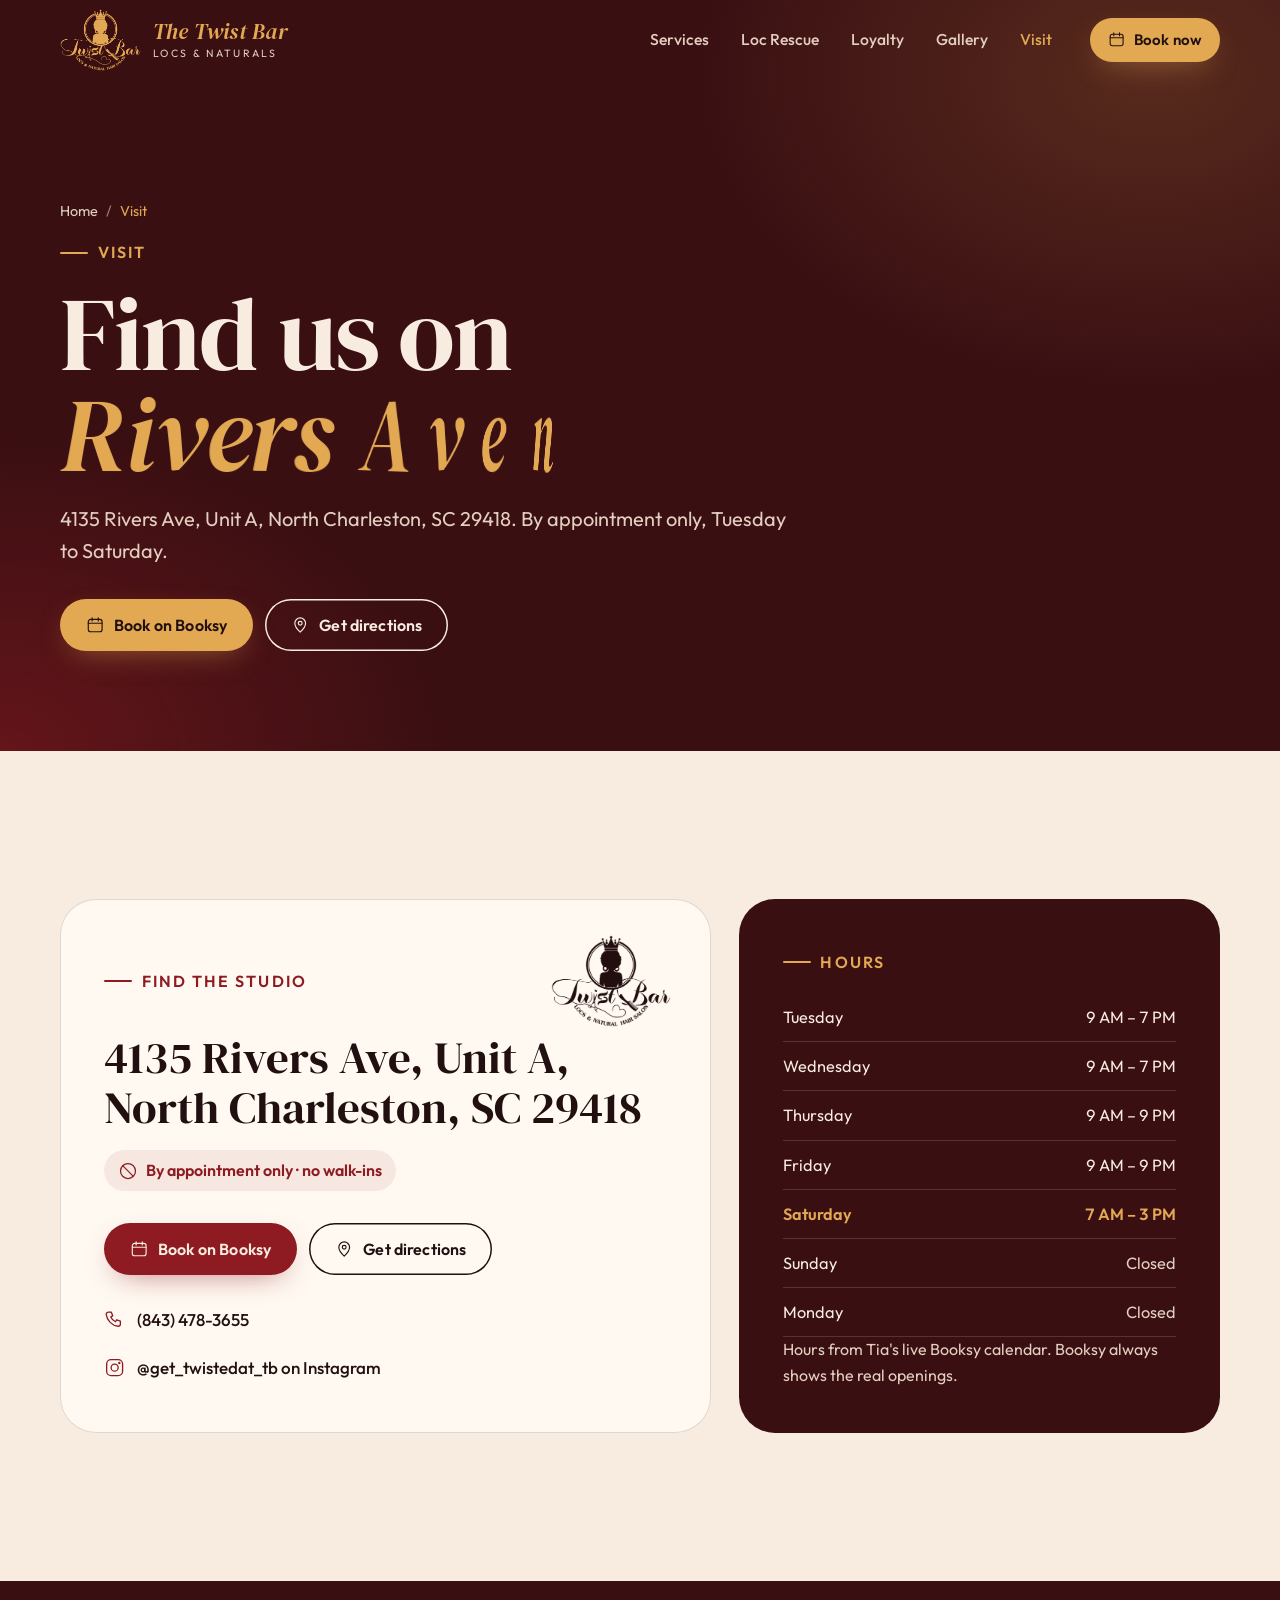
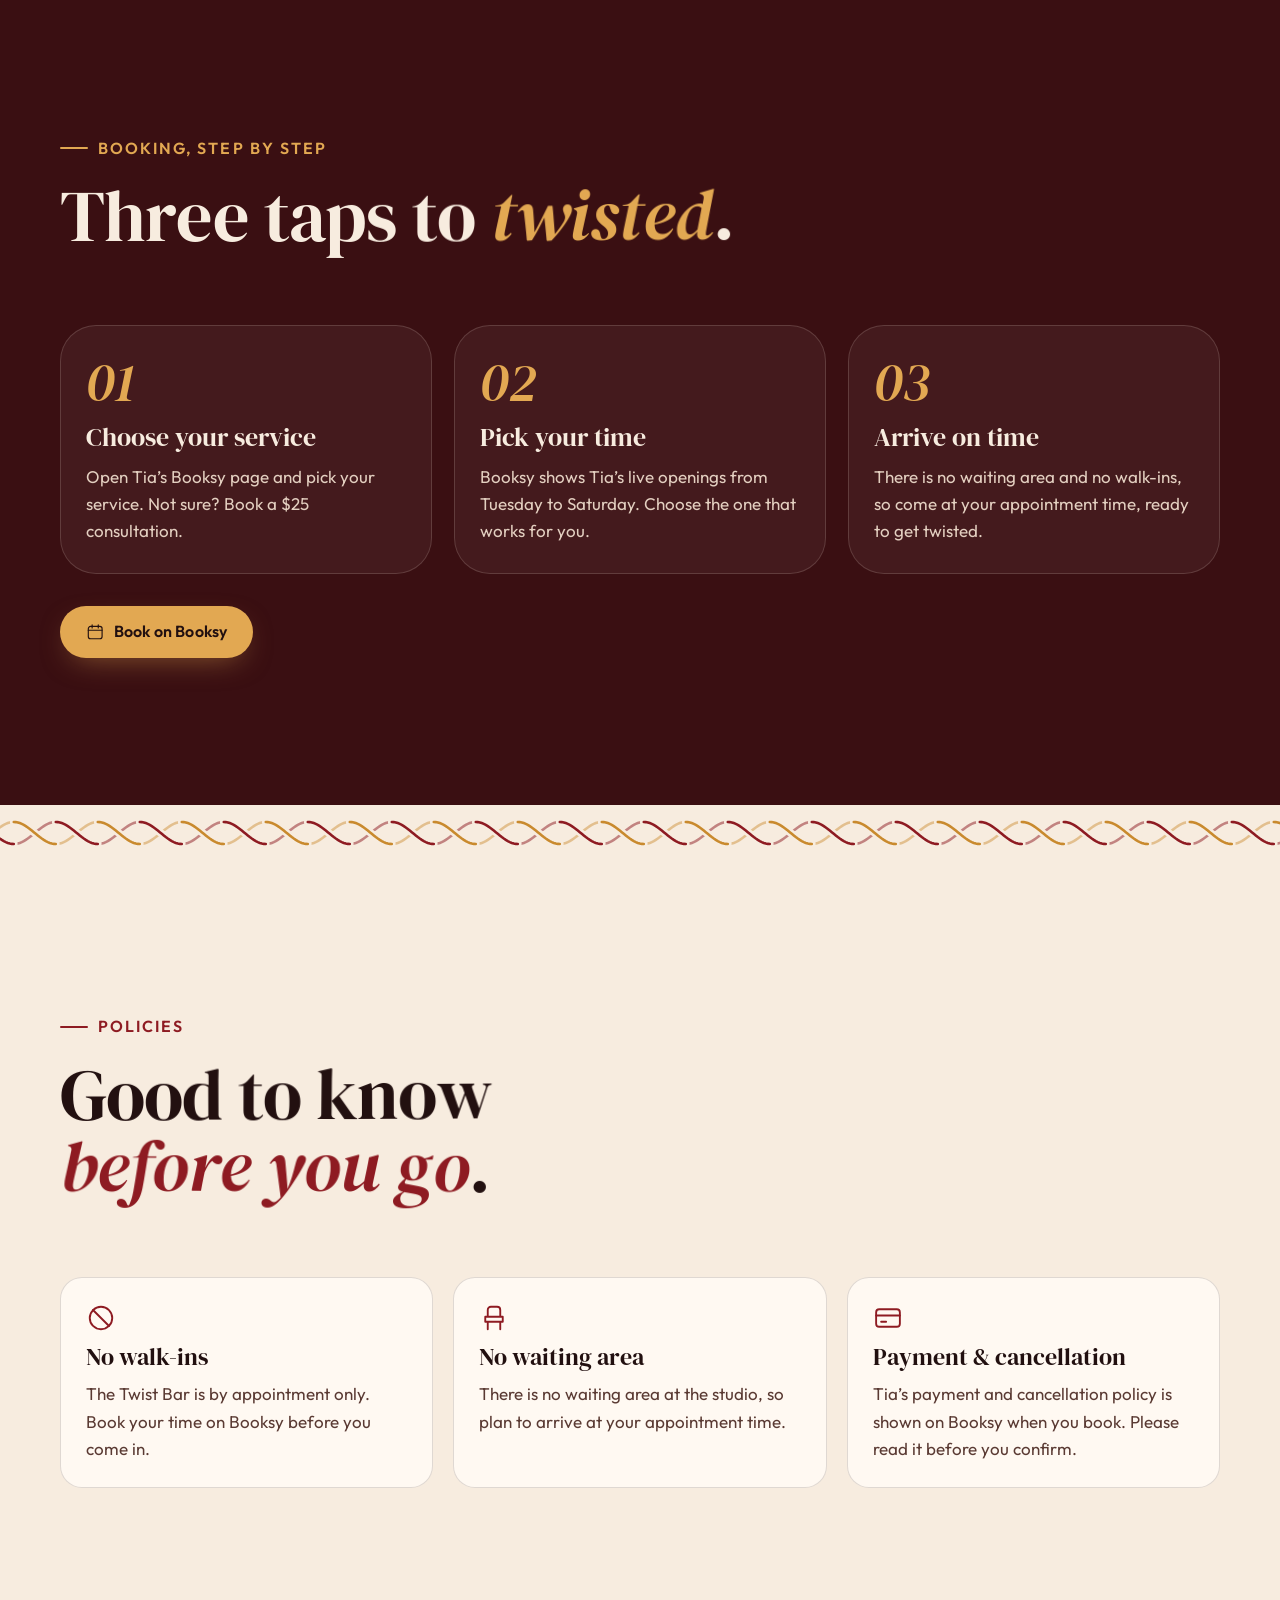
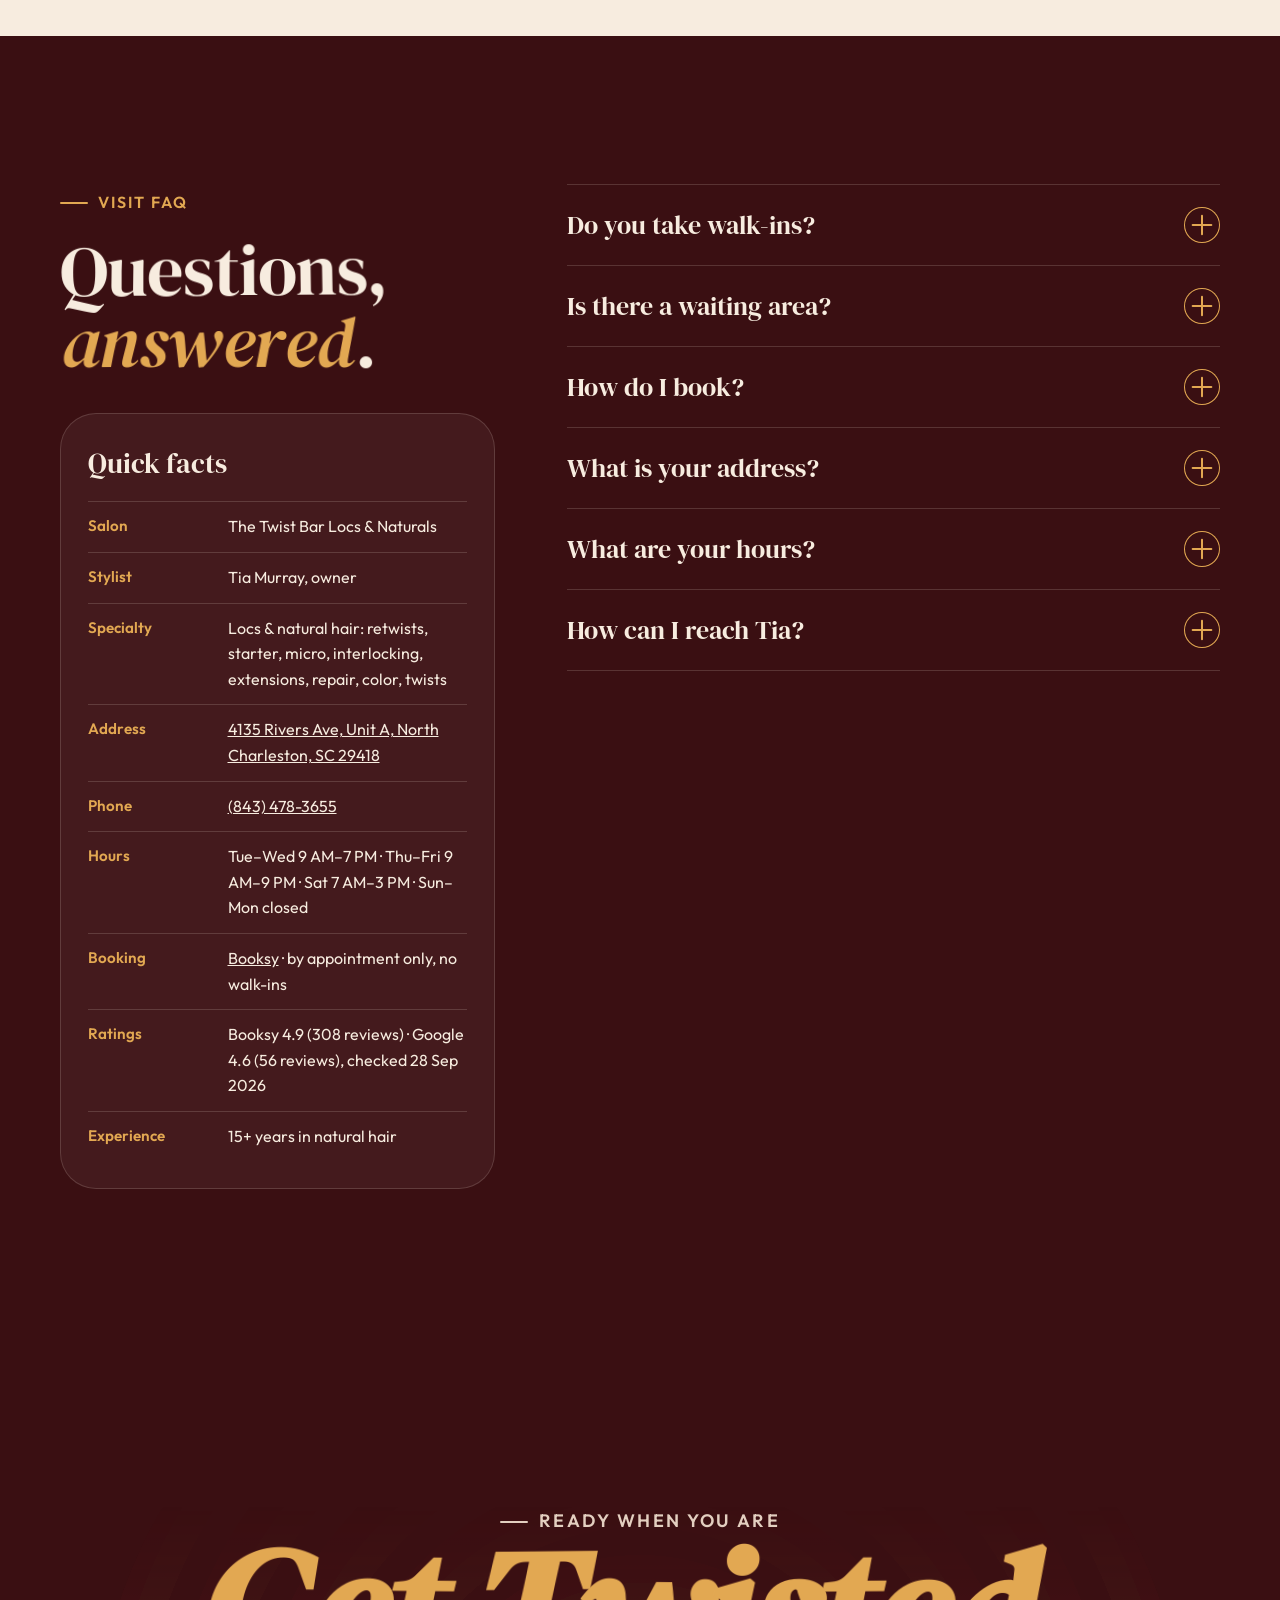
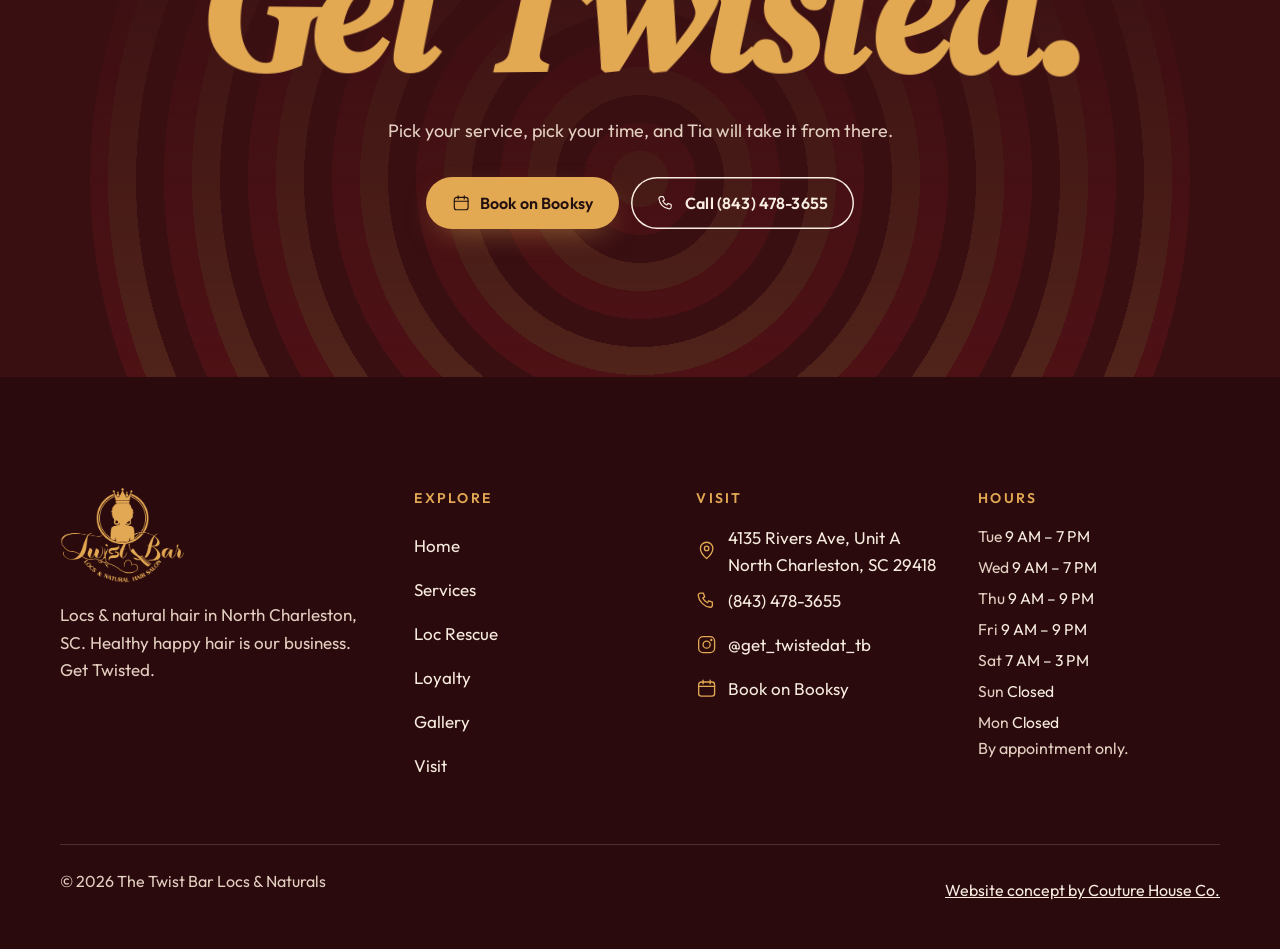
<file: visit.html>
<!doctype html>
<html lang="en">
<head>
<meta charset="utf-8">
<meta name="viewport" content="width=device-width, initial-scale=1, viewport-fit=cover">
<title>Hours &amp; Directions, North Charleston | The Twist Bar</title>
<meta name="description" content="The Twist Bar Locs &amp; Naturals, 4135 Rivers Ave, Unit A, North Charleston, SC. Tue–Sat by appointment only. Hours, directions, booking steps and policies.">
<link rel="canonical" href="https://the-twist-bar-locs-naturals.netlify.app/visit.html">
<meta name="robots" content="index, follow, max-image-preview:large">
<meta name="theme-color" content="#3a0f12">
<meta name="format-detection" content="telephone=no">
<meta property="og:type" content="website">
<meta property="og:site_name" content="The Twist Bar Locs &amp; Naturals">
<meta property="og:locale" content="en_US">
<meta property="og:title" content="Hours &amp; Directions, North Charleston | The Twist Bar">
<meta property="og:description" content="The Twist Bar Locs &amp; Naturals, 4135 Rivers Ave, Unit A, North Charleston, SC. Tue–Sat by appointment only. Hours, directions, booking steps and policies.">
<meta property="og:url" content="https://the-twist-bar-locs-naturals.netlify.app/visit.html">
<meta property="og:image" content="https://the-twist-bar-locs-naturals.netlify.app/assets/img/og/visit.jpg">
<meta property="og:image:secure_url" content="https://the-twist-bar-locs-naturals.netlify.app/assets/img/og/visit.jpg">
<meta property="og:image:width" content="1200">
<meta property="og:image:height" content="630">
<meta property="og:image:type" content="image/jpeg">
<meta property="og:image:alt" content="The Twist Bar Locs &amp; Naturals link preview: Find us on Rivers Ave. 4135 Rivers Ave, Unit A. Tue–Sat · By appointment. Shown with client photos.">
<meta name="twitter:card" content="summary_large_image">
<meta name="twitter:title" content="Hours &amp; Directions, North Charleston | The Twist Bar">
<meta name="twitter:description" content="The Twist Bar Locs &amp; Naturals, 4135 Rivers Ave, Unit A, North Charleston, SC. Tue–Sat by appointment only. Hours, directions, booking steps and policies.">
<meta name="twitter:image" content="https://the-twist-bar-locs-naturals.netlify.app/assets/img/og/visit.jpg">
<meta name="twitter:image:alt" content="The Twist Bar Locs &amp; Naturals link preview: Find us on Rivers Ave. 4135 Rivers Ave, Unit A. Tue–Sat · By appointment. Shown with client photos.">
<meta name="geo.region" content="US-SC">
<meta name="geo.placename" content="North Charleston">
<link rel="icon" href="assets/img/favicon.svg" type="image/svg+xml">
<link rel="icon" href="assets/img/favicon-32.png" sizes="32x32" type="image/png">
<link rel="apple-touch-icon" href="assets/img/apple-touch-icon.png">
<link rel="manifest" href="site.webmanifest">
<link rel="preload" href="assets/fonts/dm-serif-display-latin-400-italic.woff2" as="font" type="font/woff2" crossorigin>
<link rel="preload" href="assets/fonts/dm-serif-display-latin-400-normal.woff2" as="font" type="font/woff2" crossorigin>
<link rel="preload" href="assets/fonts/outfit-latin-wght-normal.woff2" as="font" type="font/woff2" crossorigin>
<link rel="stylesheet" href="assets/css/site.css">
<script>document.documentElement.classList.add("js")</script>
<script defer src="assets/js/site.js"></script>
<script type="application/ld+json">{"@context":"https://schema.org","@type":"HairSalon","@id":"https://the-twist-bar-locs-naturals.netlify.app/#salon","name":"The Twist Bar Locs & Naturals","url":"https://the-twist-bar-locs-naturals.netlify.app/","telephone":"+1-843-478-3655","address":{"@type":"PostalAddress","streetAddress":"4135 Rivers Ave, Unit A","addressLocality":"North Charleston","addressRegion":"SC","postalCode":"29418","addressCountry":"US"},"openingHoursSpecification":[{"@type":"OpeningHoursSpecification","dayOfWeek":["https://schema.org/Tuesday","https://schema.org/Wednesday"],"opens":"09:00","closes":"19:00"},{"@type":"OpeningHoursSpecification","dayOfWeek":["https://schema.org/Thursday","https://schema.org/Friday"],"opens":"09:00","closes":"21:00"},{"@type":"OpeningHoursSpecification","dayOfWeek":"https://schema.org/Saturday","opens":"07:00","closes":"15:00"}],"priceRange":"$10–$700","image":["https://the-twist-bar-locs-naturals.netlify.app/assets/img/share.jpg"],"logo":"https://the-twist-bar-locs-naturals.netlify.app/assets/img/logo-twist-bar-ink.png","sameAs":["https://www.instagram.com/get_twistedat_tb/","https://booksy.com/en-us/162900_the-twist-bar-locs-naturals_braids-locs_134778_charleston"]}</script>
<script type="application/ld+json">{"@context":"https://schema.org","@type":"BreadcrumbList","itemListElement":[{"@type":"ListItem","position":1,"name":"Home","item":"https://the-twist-bar-locs-naturals.netlify.app/"},{"@type":"ListItem","position":2,"name":"Visit","item":"https://the-twist-bar-locs-naturals.netlify.app/visit.html"}]}</script>
<script type="application/ld+json">{"@context":"https://schema.org","@type":"FAQPage","mainEntity":[{"@type":"Question","name":"Do you take walk-ins?","acceptedAnswer":{"@type":"Answer","text":"No. The Twist Bar is by appointment only, and there is no waiting area. Book your time on Booksy and arrive at your appointment time."}},{"@type":"Question","name":"Is there a waiting area?","acceptedAnswer":{"@type":"Answer","text":"No. There is no waiting area at the studio, so please plan to arrive at your appointment time."}},{"@type":"Question","name":"How do I book?","acceptedAnswer":{"@type":"Answer","text":"Book on Booksy: choose your service, then pick an open time. Not sure what to book? Start with a $25, 30-minute consultation."}},{"@type":"Question","name":"What is your address?","acceptedAnswer":{"@type":"Answer","text":"4135 Rivers Ave, Unit A, North Charleston, SC 29418. Use Get directions to open Google Maps."}},{"@type":"Question","name":"What are your hours?","acceptedAnswer":{"@type":"Answer","text":"Tuesday and Wednesday 9 AM to 7 PM, Thursday and Friday 9 AM to 9 PM, and Saturday 7 AM to 3 PM. Closed Sunday and Monday. Booksy shows Tia's live openings."}},{"@type":"Question","name":"How can I reach Tia?","acceptedAnswer":{"@type":"Answer","text":"Call (843) 478-3655, or message The Twist Bar on Instagram at @get_twistedat_tb."}}]}</script>
</head>
<body>
<a class="skip-link" href="#main">Skip to content</a>
<header class="site-header">
  <div class="wrap header-inner">
    <a class="brand" href="index.html"><img src="assets/img/logo-twist-bar-gold-320.webp" width="320" height="245" alt="The Twist Bar Locs &amp; Naturals home"><span class="brand-text" aria-hidden="true"><span class="brand-name">The Twist Bar</span><span class="brand-sub">Locs &amp; Naturals</span></span></a>
    <nav class="nav-desktop" aria-label="Primary"><ul><li><a href="services.html">Services</a></li><li><a href="loc-rescue.html">Loc Rescue</a></li><li><a href="loyalty.html">Loyalty</a></li><li><a href="gallery.html">Gallery</a></li><li><a href="visit.html" aria-current="page">Visit</a></li></ul></nav>
    <a class="btn btn--sm header-book" href="https://booksy.com/en-us/162900_the-twist-bar-locs-naturals_braids-locs_134778_charleston" rel="noopener"><svg class="icon" viewBox="0 0 24 24" aria-hidden="true" focusable="false"><rect x="3" y="4.5" width="18" height="16" rx="3"/><path d="M3 9.5h18M8 2.5v4M16 2.5v4"/></svg><span>Book now</span></a>
    <button class="menu-toggle needs-js" type="button" aria-expanded="false" aria-controls="site-menu"><span class="bars" aria-hidden="true"></span><span class="lbl">Menu</span></button>
  </div>
</header>
<div class="menu-panel" id="site-menu" hidden>
    <nav aria-label="Menu"><ul><li><a href="index.html">Home<span>Start</span></a></li><li><a href="services.html">Services<span>Prices</span></a></li><li><a href="loc-rescue.html">Loc Rescue<span>Repair</span></a></li><li><a href="loyalty.html">Loyalty<span>Perks</span></a></li><li><a href="gallery.html">Gallery<span>The work</span></a></li><li><a href="visit.html" aria-current="page">Visit<span>Hours</span></a></li></ul></nav>
    <div class="menu-meta">
      <a class="btn" href="https://booksy.com/en-us/162900_the-twist-bar-locs-naturals_braids-locs_134778_charleston" rel="noopener"><svg class="icon" viewBox="0 0 24 24" aria-hidden="true" focusable="false"><rect x="3" y="4.5" width="18" height="16" rx="3"/><path d="M3 9.5h18M8 2.5v4M16 2.5v4"/></svg><span>Book on Booksy</span></a>
      <p>4135 Rivers Ave, Unit A, North Charleston, SC 29418<br>By appointment only · no walk-ins</p>
      <p><a href="tel:+18434783655">(843) 478-3655</a></p>
    </div>
</div>

<main id="main" tabindex="-1">
<section class="page-hero tone-dark" aria-labelledby="page-title">
  <div class="wrap">
    <nav class="breadcrumbs" aria-label="Breadcrumb"><ol><li><a href="index.html">Home</a></li><li><span aria-current="page">Visit</span></li></ol></nav>
    <div class="page-hero-grid">
      <div>
        <p class="eyebrow">Visit</p>
        <h1 class="h1" id="page-title" data-twist>Find us on <em>Rivers Avenue</em>.</h1>
        <p class="lede">4135 Rivers Ave, Unit A, North Charleston, SC 29418. By appointment only, Tuesday to Saturday.</p>
        <div class="btn-row"><a class="btn" href="https://booksy.com/en-us/162900_the-twist-bar-locs-naturals_braids-locs_134778_charleston" rel="noopener"><svg class="icon" viewBox="0 0 24 24" aria-hidden="true" focusable="false"><rect x="3" y="4.5" width="18" height="16" rx="3"/><path d="M3 9.5h18M8 2.5v4M16 2.5v4"/></svg><span>Book on Booksy</span></a><a class="btn btn--ghost" href="https://www.google.com/maps/search/?api=1&query=4135%20Rivers%20Ave%2C%20Unit%20A%2C%20North%20Charleston%2C%20SC%2029418" rel="noopener"><svg class="icon" viewBox="0 0 24 24" aria-hidden="true" focusable="false"><path d="M12 21s-7-6.2-7-11.5a7 7 0 0 1 14 0C19 14.8 12 21 12 21z"/><circle cx="12" cy="9.5" r="2.5"/></svg><span>Get directions</span></a></div>
      </div>
      
    </div>
  </div>
</section>
<section class="section tone-light" aria-labelledby="where-title">
  <div class="wrap">
    <h2 class="sr-only" id="where-title">Address, contact and hours</h2>
    <div class="visit-grid">
      <div class="card" data-rise>
        <div class="card-top"><p class="eyebrow">Find the studio</p><img class="card-logo" src="assets/img/logo-twist-bar-ink-320.webp" width="320" height="245" alt="" loading="lazy" decoding="async"></div>
        <h3 class="addr"><a href="https://www.google.com/maps/search/?api=1&query=4135%20Rivers%20Ave%2C%20Unit%20A%2C%20North%20Charleston%2C%20SC%2029418" rel="noopener">4135 Rivers Ave, Unit&nbsp;A,<br>North Charleston, SC&nbsp;29418</a></h3>
        <p class="note-pill"><svg class="icon" viewBox="0 0 24 24" aria-hidden="true" focusable="false"><circle cx="12" cy="12" r="9"/><path d="M5.6 5.6l12.8 12.8"/></svg><span>By appointment only · no walk-ins</span></p>
        <div class="btn-row"><a class="btn" href="https://booksy.com/en-us/162900_the-twist-bar-locs-naturals_braids-locs_134778_charleston" rel="noopener"><svg class="icon" viewBox="0 0 24 24" aria-hidden="true" focusable="false"><rect x="3" y="4.5" width="18" height="16" rx="3"/><path d="M3 9.5h18M8 2.5v4M16 2.5v4"/></svg><span>Book on Booksy</span></a><a class="btn btn--ghost" href="https://www.google.com/maps/search/?api=1&query=4135%20Rivers%20Ave%2C%20Unit%20A%2C%20North%20Charleston%2C%20SC%2029418" rel="noopener"><svg class="icon" viewBox="0 0 24 24" aria-hidden="true" focusable="false"><path d="M12 21s-7-6.2-7-11.5a7 7 0 0 1 14 0C19 14.8 12 21 12 21z"/><circle cx="12" cy="9.5" r="2.5"/></svg><span>Get directions</span></a></div>
        <ul class="contact-list" role="list">
          <li><a href="tel:+18434783655"><svg class="icon" viewBox="0 0 24 24" aria-hidden="true" focusable="false"><path d="M5 3.5h3.2l1.6 4.2-2.2 1.4a11 11 0 0 0 5.3 5.3l1.4-2.2 4.2 1.6V17a2.5 2.5 0 0 1-2.5 2.5A15.5 15.5 0 0 1 2.5 6 2.5 2.5 0 0 1 5 3.5z"/></svg><span>(843) 478-3655</span></a></li>
          <li><a href="https://www.instagram.com/get_twistedat_tb/" rel="noopener"><svg class="icon" viewBox="0 0 24 24" aria-hidden="true" focusable="false"><rect x="3" y="3" width="18" height="18" rx="5"/><circle cx="12" cy="12" r="4"/><circle cx="17.3" cy="6.7" r=".6"/></svg><span>@get_twistedat_tb on Instagram</span></a></li>
        </ul>
      </div>
      <div class="card card--dark" data-rise>
        <p class="eyebrow">Hours</p>
        <table class="hours"><caption class="sr-only">Opening hours</caption><tbody><tr data-day="Tue"><th scope="row">Tuesday</th><td>9 AM – 7 PM</td></tr><tr data-day="Wed"><th scope="row">Wednesday</th><td>9 AM – 7 PM</td></tr><tr data-day="Thu"><th scope="row">Thursday</th><td>9 AM – 9 PM</td></tr><tr data-day="Fri"><th scope="row">Friday</th><td>9 AM – 9 PM</td></tr><tr data-day="Sat"><th scope="row">Saturday</th><td>7 AM – 3 PM</td></tr><tr data-day="Sun"><th scope="row">Sunday</th><td><span class="closed">Closed</span></td></tr><tr data-day="Mon"><th scope="row">Monday</th><td><span class="closed">Closed</span></td></tr></tbody></table>
        <p class="small muted">Hours from Tia's live Booksy calendar. Booksy always shows the real openings.</p>
      </div>
    </div>
  </div>
</section>

<section class="section tone-dark" aria-labelledby="steps-title">
  <div class="wrap">
    <div class="section-head">
      <p class="eyebrow">Booking, step by step</p>
      <h2 class="h2" id="steps-title" data-twist>Three taps to <em>twisted</em>.</h2>
    </div>
    <ol class="steps" role="list">
      <li data-rise><h3>Choose your service</h3><p>Open Tia&rsquo;s Booksy page and pick your service. Not sure? Book a $25 consultation.</p></li>
      <li data-rise><h3>Pick your time</h3><p>Booksy shows Tia&rsquo;s live openings from Tuesday to Saturday. Choose the one that works for you.</p></li>
      <li data-rise><h3>Arrive on time</h3><p>There is no waiting area and no walk-ins, so come at your appointment time, ready to get twisted.</p></li>
    </ol>
    <div class="btn-row"><a class="btn" href="https://booksy.com/en-us/162900_the-twist-bar-locs-naturals_braids-locs_134778_charleston" rel="noopener"><svg class="icon" viewBox="0 0 24 24" aria-hidden="true" focusable="false"><rect x="3" y="4.5" width="18" height="16" rx="3"/><path d="M3 9.5h18M8 2.5v4M16 2.5v4"/></svg><span>Book on Booksy</span></a></div>
  </div>
</section>

<div class="twist-divider tone-light twist-divider--flush" data-tone="light" aria-hidden="true"></div>

<section class="section tone-light" aria-labelledby="rules-title">
  <div class="wrap">
    <div class="section-head">
      <p class="eyebrow">Policies</p>
      <h2 class="h2" id="rules-title" data-twist>Good to know <em>before you go</em>.</h2>
    </div>
    <div class="policy-grid">
      <article class="policy" data-rise><svg class="icon" viewBox="0 0 24 24" aria-hidden="true" focusable="false"><circle cx="12" cy="12" r="9"/><path d="M5.6 5.6l12.8 12.8"/></svg><h3>No walk-ins</h3><p>The Twist Bar is by appointment only. Book your time on Booksy before you come in.</p></article>
      <article class="policy" data-rise><svg class="icon" viewBox="0 0 24 24" aria-hidden="true" focusable="false"><path d="M7 11V5.5A2.5 2.5 0 0 1 9.5 3h5A2.5 2.5 0 0 1 17 5.5V11M5 11h14v4H5zM7 15v6M17 15v6"/></svg><h3>No waiting area</h3><p>There is no waiting area at the studio, so plan to arrive at your appointment time.</p></article>
      <article class="policy" data-rise><svg class="icon" viewBox="0 0 24 24" aria-hidden="true" focusable="false"><rect x="2.5" y="5" width="19" height="14" rx="2.5"/><path d="M2.5 10h19M6.5 15h4"/></svg><h3>Payment &amp; cancellation</h3><p>Tia&rsquo;s payment and cancellation policy is shown on Booksy when you book. Please read it before you confirm.</p></article>
    </div>
  </div>
</section>

<section class="section tone-dark" aria-labelledby="vfaq-title">
  <div class="wrap faq-grid">
    <div class="faq-head">
      <p class="eyebrow">Visit FAQ</p>
      <h2 class="h2" id="vfaq-title" data-twist>Questions, <em>answered</em>.</h2>
    </div>
    <div class="faq"><details><summary>Do you take walk-ins?<span class="plus" aria-hidden="true"><svg class="icon" viewBox="0 0 24 24"><path d="M12 5v14M5 12h14"/></svg></span></summary><div class="answer"><p>No. The Twist Bar is by appointment only, and there is no waiting area. Book your time on <a href="https://booksy.com/en-us/162900_the-twist-bar-locs-naturals_braids-locs_134778_charleston" rel="noopener">Booksy</a> and arrive at your appointment time.</p></div></details><details><summary>Is there a waiting area?<span class="plus" aria-hidden="true"><svg class="icon" viewBox="0 0 24 24"><path d="M12 5v14M5 12h14"/></svg></span></summary><div class="answer"><p>No. There is no waiting area at the studio, so please plan to arrive at your appointment time.</p></div></details><details><summary>How do I book?<span class="plus" aria-hidden="true"><svg class="icon" viewBox="0 0 24 24"><path d="M12 5v14M5 12h14"/></svg></span></summary><div class="answer"><p>Book on <a href="https://booksy.com/en-us/162900_the-twist-bar-locs-naturals_braids-locs_134778_charleston" rel="noopener">Booksy</a>: choose your service, then pick an open time. Not sure what to book? Start with a $25, 30-minute consultation.</p></div></details><details><summary>What is your address?<span class="plus" aria-hidden="true"><svg class="icon" viewBox="0 0 24 24"><path d="M12 5v14M5 12h14"/></svg></span></summary><div class="answer"><p>4135 Rivers Ave, Unit A, North Charleston, SC 29418. Use <a href="https://www.google.com/maps/search/?api=1&query=4135%20Rivers%20Ave%2C%20Unit%20A%2C%20North%20Charleston%2C%20SC%2029418" rel="noopener">Get directions</a> to open Google Maps.</p></div></details><details><summary>What are your hours?<span class="plus" aria-hidden="true"><svg class="icon" viewBox="0 0 24 24"><path d="M12 5v14M5 12h14"/></svg></span></summary><div class="answer"><p>Tuesday and Wednesday 9 AM to 7 PM, Thursday and Friday 9 AM to 9 PM, and Saturday 7 AM to 3 PM. Closed Sunday and Monday. Booksy shows Tia's live openings.</p></div></details><details><summary>How can I reach Tia?<span class="plus" aria-hidden="true"><svg class="icon" viewBox="0 0 24 24"><path d="M12 5v14M5 12h14"/></svg></span></summary><div class="answer"><p>Call <a href="tel:+18434783655">(843) 478-3655</a>, or message The Twist Bar on Instagram at <a href="https://www.instagram.com/get_twistedat_tb/" rel="noopener">@get_twistedat_tb</a>.</p></div></details></div>
    <aside class="facts" aria-labelledby="facts-title"><h3 id="facts-title">Quick facts</h3><dl><div><dt>Salon</dt><dd>The Twist Bar Locs & Naturals</dd></div><div><dt>Stylist</dt><dd>Tia Murray, owner</dd></div><div><dt>Specialty</dt><dd>Locs &amp; natural hair: retwists, starter, micro, interlocking, extensions, repair, color, twists</dd></div><div><dt>Address</dt><dd><a href="https://www.google.com/maps/search/?api=1&query=4135%20Rivers%20Ave%2C%20Unit%20A%2C%20North%20Charleston%2C%20SC%2029418" rel="noopener">4135 Rivers Ave, Unit A, North Charleston, SC 29418</a></dd></div><div><dt>Phone</dt><dd><a href="tel:+18434783655">(843) 478-3655</a></dd></div><div><dt>Hours</dt><dd>Tue–Wed 9 AM–7 PM · Thu–Fri 9 AM–9 PM · Sat 7 AM–3 PM · Sun–Mon closed</dd></div><div><dt>Booking</dt><dd><a href="https://booksy.com/en-us/162900_the-twist-bar-locs-naturals_braids-locs_134778_charleston" rel="noopener">Booksy</a> · by appointment only, no walk-ins</dd></div><div><dt>Ratings</dt><dd>Booksy 4.9 (308 reviews) · Google 4.6 (56 reviews), checked 28 Sep 2026</dd></div><div><dt>Experience</dt><dd>15+ years in natural hair</dd></div></dl></aside>
  </div>
</section>
<section class="section cta-band tone-dark" aria-labelledby="cta-title">
  <div class="wrap">
    <p class="eyebrow">Ready when you are</p>
    <h2 class="mega" id="cta-title" data-twist>Get Twisted.</h2>
    <p>Pick your service, pick your time, and Tia will take it from there.</p>
    <div class="btn-row"><a class="btn" href="https://booksy.com/en-us/162900_the-twist-bar-locs-naturals_braids-locs_134778_charleston" rel="noopener"><svg class="icon" viewBox="0 0 24 24" aria-hidden="true" focusable="false"><rect x="3" y="4.5" width="18" height="16" rx="3"/><path d="M3 9.5h18M8 2.5v4M16 2.5v4"/></svg><span>Book on Booksy</span></a><a class="btn btn--ghost" href="tel:+18434783655"><svg class="icon" viewBox="0 0 24 24" aria-hidden="true" focusable="false"><path d="M5 3.5h3.2l1.6 4.2-2.2 1.4a11 11 0 0 0 5.3 5.3l1.4-2.2 4.2 1.6V17a2.5 2.5 0 0 1-2.5 2.5A15.5 15.5 0 0 1 2.5 6 2.5 2.5 0 0 1 5 3.5z"/></svg><span>Call (843) 478-3655</span></a></div>
  </div>
</section>

</main>
<footer class="site-footer tone-deep">
  <div class="wrap">
    <div class="foot-grid">
      <div class="foot-brand">
        <img src="assets/img/logo-twist-bar-gold-320.webp" width="320" height="245" alt="The Twist Bar Locs &amp; Naturals" loading="lazy" decoding="async">
        <p>Locs &amp; natural hair in North Charleston, SC. Healthy happy hair is our business. Get Twisted.</p>
      </div>
      <div class="foot-explore">
        <h2>Explore</h2>
        <ul class="foot-links"><li><a href="index.html">Home</a></li><li><a href="services.html">Services</a></li><li><a href="loc-rescue.html">Loc Rescue</a></li><li><a href="loyalty.html">Loyalty</a></li><li><a href="gallery.html">Gallery</a></li><li><a href="visit.html">Visit</a></li></ul>
      </div>
      <div class="foot-visit">
        <h2>Visit</h2>
        <ul class="foot-links">
          <li><a href="https://www.google.com/maps/search/?api=1&query=4135%20Rivers%20Ave%2C%20Unit%20A%2C%20North%20Charleston%2C%20SC%2029418" rel="noopener"><svg class="icon" viewBox="0 0 24 24" aria-hidden="true" focusable="false"><path d="M12 21s-7-6.2-7-11.5a7 7 0 0 1 14 0C19 14.8 12 21 12 21z"/><circle cx="12" cy="9.5" r="2.5"/></svg><span>4135 Rivers Ave, Unit A<br>North Charleston, SC 29418</span></a></li>
          <li><a href="tel:+18434783655"><svg class="icon" viewBox="0 0 24 24" aria-hidden="true" focusable="false"><path d="M5 3.5h3.2l1.6 4.2-2.2 1.4a11 11 0 0 0 5.3 5.3l1.4-2.2 4.2 1.6V17a2.5 2.5 0 0 1-2.5 2.5A15.5 15.5 0 0 1 2.5 6 2.5 2.5 0 0 1 5 3.5z"/></svg><span>(843) 478-3655</span></a></li>
          <li><a href="https://www.instagram.com/get_twistedat_tb/" rel="noopener"><svg class="icon" viewBox="0 0 24 24" aria-hidden="true" focusable="false"><rect x="3" y="3" width="18" height="18" rx="5"/><circle cx="12" cy="12" r="4"/><circle cx="17.3" cy="6.7" r=".6"/></svg><span>@get_twistedat_tb</span></a></li>
          <li><a href="https://booksy.com/en-us/162900_the-twist-bar-locs-naturals_braids-locs_134778_charleston" rel="noopener"><svg class="icon" viewBox="0 0 24 24" aria-hidden="true" focusable="false"><rect x="3" y="4.5" width="18" height="16" rx="3"/><path d="M3 9.5h18M8 2.5v4M16 2.5v4"/></svg><span>Book on Booksy</span></a></li>
        </ul>
      </div>
      <div class="foot-hrs">
        <h2>Hours</h2>
        <ul class="foot-hours" role="list"><li>Tue <span>9 AM – 7 PM</span></li><li>Wed <span>9 AM – 7 PM</span></li><li>Thu <span>9 AM – 9 PM</span></li><li>Fri <span>9 AM – 9 PM</span></li><li>Sat <span>7 AM – 3 PM</span></li><li>Sun <span>Closed</span></li><li>Mon <span>Closed</span></li></ul>
        <p class="small muted">By appointment only.</p>
      </div>
    </div>
    <div class="foot-bottom">
      <p>&copy; 2026 The Twist Bar Locs &amp; Naturals</p>
      <p><a href="https://www.couturehouse.co" rel="noopener">Website concept by Couture House Co.</a></p>
    </div>
  </div>
</footer>
<nav class="action-bar" aria-label="Quick actions">
  <a class="is-primary" href="https://booksy.com/en-us/162900_the-twist-bar-locs-naturals_braids-locs_134778_charleston" rel="noopener"><svg class="icon" viewBox="0 0 24 24" aria-hidden="true" focusable="false"><rect x="3" y="4.5" width="18" height="16" rx="3"/><path d="M3 9.5h18M8 2.5v4M16 2.5v4"/></svg><span>Book</span></a>
  <a href="services.html"><svg class="icon" viewBox="0 0 24 24" aria-hidden="true" focusable="false"><path d="M9 6h11M9 12h11M9 18h11"/><circle cx="4.5" cy="6" r="1"/><circle cx="4.5" cy="12" r="1"/><circle cx="4.5" cy="18" r="1"/></svg><span>Services</span></a>
  <a href="tel:+18434783655"><svg class="icon" viewBox="0 0 24 24" aria-hidden="true" focusable="false"><path d="M5 3.5h3.2l1.6 4.2-2.2 1.4a11 11 0 0 0 5.3 5.3l1.4-2.2 4.2 1.6V17a2.5 2.5 0 0 1-2.5 2.5A15.5 15.5 0 0 1 2.5 6 2.5 2.5 0 0 1 5 3.5z"/></svg><span>Call</span></a>
</nav>
</body>
</html>
</file>
<file: assets/css/site.css>
/* =====================================================================
   The Twist Bar Locs & Naturals — "Culture Fly" design system
   Website concept by Couture House Co.
   ===================================================================== */

/* ---------- Fonts (self-hosted) ---------- */
@font-face {
  font-family: "DM Serif Display";
  src: url("../fonts/dm-serif-display-latin-400-normal.woff2") format("woff2");
  font-weight: 400; font-style: normal; font-display: swap;
}
@font-face {
  font-family: "DM Serif Display";
  src: url("../fonts/dm-serif-display-latin-400-italic.woff2") format("woff2");
  font-weight: 400; font-style: italic; font-display: swap;
}
@font-face {
  font-family: "Outfit";
  src: url("../fonts/outfit-latin-wght-normal.woff2") format("woff2");
  font-weight: 100 900; font-style: normal; font-display: swap;
}

/* ---------- Tokens ---------- */
:root {
  --oxblood: #3a0f12;
  --oxblood-2: #4a1519;
  --oxblood-deep: #2a0a0d;
  --red: #8e1b22;
  --red-2: #a3242c;
  --amber: #e2a852;
  --honey: #f0c27b;
  --cream: #f7ecdf;
  --cream-2: #efe0cf;
  --ink: #221010;
  --ink-soft: #5a3a33;       /* muted text on cream: 8.6:1 */
  --cream-soft: #e3cfc0;     /* muted text on oxblood: 11:1 */
  --line-dark: rgba(247, 236, 223, .16);
  --line-light: rgba(34, 16, 16, .14);

  --serif: "DM Serif Display", "Iowan Old Style", Georgia, serif;
  --sans: "Outfit", system-ui, -apple-system, "Segoe UI", sans-serif;

  --maxw: 1160px;
  --gutter: 20px;
  --radius: 22px;
  --radius-lg: 36px;
  --header-h: 68px;
  --bar-h: 68px;
  --ease: cubic-bezier(.2, .7, .2, 1);

  --focus: var(--amber);
  color-scheme: dark light;
}
@media (min-width: 760px) { :root { --gutter: 32px; --header-h: 80px; } }

/* ---------- Reset ---------- */
*, *::before, *::after { box-sizing: border-box; }
html { overflow-x: clip; -webkit-text-size-adjust: 100%; text-size-adjust: 100%; scroll-padding-top: calc(var(--header-h) + 16px); }
body {
  margin: 0; min-height: 100vh;
  font-family: var(--sans); font-size: 1.0625rem; line-height: 1.6; font-weight: 400;
  color: var(--cream); background: var(--oxblood-deep);
  -webkit-font-smoothing: antialiased; -moz-osx-font-smoothing: grayscale;
  overflow-x: clip;
  padding-bottom: calc(var(--bar-h) + env(safe-area-inset-bottom));
}
@media (min-width: 900px) { body { padding-bottom: 0; } }
img, svg, video { display: block; max-width: 100%; }
img { height: auto; }
a { color: inherit; }
button, input, select, textarea { font: inherit; color: inherit; }
h1, h2, h3, h4, p, ul, ol, dl, dd, figure, blockquote { margin: 0; }
ul[role="list"], ol[role="list"] { list-style: none; padding: 0; }
:focus-visible { outline: 3px solid var(--focus); outline-offset: 3px; border-radius: 6px; }
::selection { background: var(--amber); color: var(--ink); }

/* ---------- Custom scrollbar (oxblood track, amber thumb) ---------- */
html { scrollbar-color: var(--amber) var(--oxblood-deep); scrollbar-width: thin; }
::-webkit-scrollbar { width: 12px; height: 10px; }
::-webkit-scrollbar-track { background: var(--oxblood-deep); }
::-webkit-scrollbar-thumb { background: linear-gradient(180deg, var(--honey), var(--amber)); border-radius: 999px; border: 3px solid var(--oxblood-deep); }
::-webkit-scrollbar-thumb:hover { background: var(--honey); }
::-webkit-scrollbar-corner { background: var(--oxblood-deep); }

/* ---------- Lenis ---------- */
html.lenis, html.lenis body { height: auto; }
.lenis:not(.lenis-autoToggle).lenis-stopped { overflow: clip; }
.lenis [data-lenis-prevent] { overscroll-behavior: contain; }
.lenis.lenis-smooth iframe { pointer-events: none; }

/* ---------- Utilities ---------- */
.wrap { width: min(100% - 2 * var(--gutter), var(--maxw)); margin-inline: auto; }
.sr-only { position: absolute !important; width: 1px; height: 1px; padding: 0; margin: -1px; overflow: hidden; clip: rect(0 0 0 0); white-space: nowrap; border: 0; }
html:not(.js) .needs-js { display: none !important; }
.skip-link {
  position: fixed; left: 16px; top: -80px; z-index: 200;
  background: var(--amber); color: var(--ink); font-weight: 600;
  padding: 12px 18px; border-radius: 999px; text-decoration: none; transition: top .2s var(--ease);
}
.skip-link:focus { top: 12px; }
.icon { width: 1.25em; height: 1.25em; flex: none; fill: none; stroke: currentColor; stroke-width: 1.5; stroke-linecap: round; stroke-linejoin: round; }

.tone-dark { background: var(--oxblood); color: var(--cream); --focus: var(--amber); }
.tone-deep { background: var(--oxblood-deep); color: var(--cream); --focus: var(--amber); }
.tone-light { background: var(--cream); color: var(--ink); --focus: var(--red); }
.tone-red { background: var(--red); color: var(--cream); --focus: var(--honey); }

.section { position: relative; padding-block: clamp(72px, 12vw, 148px); }
.section--tight { padding-block: clamp(56px, 8vw, 96px); }

/* ---------- Type ---------- */
.eyebrow {
  display: inline-flex; align-items: center; gap: .6em;
  font-family: var(--sans); font-size: 1rem; font-weight: 600; letter-spacing: .13em; text-transform: uppercase;
  color: var(--amber);
}
.tone-light .eyebrow { color: var(--red); }
.tone-red .eyebrow { color: var(--honey); }
.eyebrow::before { content: ""; width: 28px; height: 2px; background: currentColor; border-radius: 2px; }
.h2 {
  font-family: var(--serif); font-weight: 400; font-size: clamp(2.35rem, 6.4vw, 4.5rem);
  line-height: 1.02; letter-spacing: -.012em; margin-top: 18px; text-wrap: balance;
}
.h2 em { font-style: italic; color: var(--amber); }
.tone-light .h2 em { color: var(--red); }
.tone-red .h2 em { color: var(--honey); }
.h3 { font-family: var(--serif); font-weight: 400; font-size: clamp(1.6rem, 3vw, 2.1rem); line-height: 1.1; }
.lede { font-size: clamp(1.0625rem, 1.6vw, 1.25rem); line-height: 1.6; max-width: 58ch; color: var(--cream-soft); margin-top: 20px; }
.tone-light .lede { color: var(--ink-soft); }
.tone-red .lede { color: var(--cream); }
.muted { color: var(--cream-soft); }
.tone-light .muted { color: var(--ink-soft); }
.small { font-size: 1rem; }
.section-head { max-width: 780px; margin-bottom: clamp(40px, 6vw, 72px); }
.section-head--center { margin-inline: auto; text-align: center; }
.section-head--center .eyebrow::after { content: ""; width: 28px; height: 2px; background: currentColor; border-radius: 2px; }
.section-head--center .lede { margin-inline: auto; }

/* ---------- Buttons ---------- */
.btn {
  --btn-bg: var(--amber); --btn-fg: var(--ink);
  display: inline-flex; align-items: center; justify-content: center; gap: .6em;
  min-height: 52px; padding: 0 26px; border-radius: 999px; border: 0;
  background: var(--btn-bg); color: var(--btn-fg);
  font-family: var(--sans); font-weight: 600; font-size: 1rem; letter-spacing: .01em; text-decoration: none; cursor: pointer;
  transition: transform .25s var(--ease), background-color .25s var(--ease), box-shadow .25s var(--ease);
  box-shadow: 0 10px 30px -12px rgba(226, 168, 82, .55);
}
.btn:hover { background: var(--honey); transform: translateY(-2px); }
.btn:active { transform: translateY(0); }
.btn .icon { width: 1.15em; height: 1.15em; }
.tone-light .btn:not(.btn--ghost) { --btn-bg: var(--red); --btn-fg: var(--cream); box-shadow: 0 10px 30px -14px rgba(142, 27, 34, .7); }
.tone-light .btn:not(.btn--ghost):hover { background: var(--oxblood); }
.btn--ghost {
  background: transparent; color: inherit; box-shadow: inset 0 0 0 1.5px currentColor;
}
.btn--ghost:hover { background: rgba(247, 236, 223, .08); }
.tone-light .btn--ghost:hover { background: rgba(142, 27, 34, .06); }
.btn--sm { min-height: 44px; padding: 0 18px; font-size: .9375rem; }
.btn-row { display: flex; flex-wrap: wrap; gap: 12px; margin-top: 32px; }
.text-link {
  display: inline-flex; align-items: center; gap: .45em; font-weight: 600; text-decoration: none;
  color: var(--amber); padding-block: 10px; min-height: 44px;
  background: linear-gradient(currentColor, currentColor) 0 calc(100% - 8px) / 100% 1.5px no-repeat;
  transition: background-size .3s var(--ease);
}
.text-link:hover { background-size: 0 1.5px; }
.tone-light .text-link { color: var(--red); }
.tone-red .text-link { color: var(--honey); }

/* ---------- Header ---------- */
.site-header {
  position: fixed; inset: 0 0 auto 0; z-index: 90; height: var(--header-h);
  color: var(--cream);
  transition: background-color .35s var(--ease), box-shadow .35s var(--ease), transform .4s var(--ease);
}
.site-header.is-scrolled { background: rgba(42, 10, 13, .94); box-shadow: 0 1px 0 var(--line-dark), 0 18px 40px -24px rgba(0,0,0,.6); }
@supports (backdrop-filter: blur(10px)) {
  .site-header.is-scrolled { background: rgba(42, 10, 13, .92); backdrop-filter: blur(14px) saturate(1.2); }
}
.header-inner { height: 100%; display: flex; align-items: center; gap: 24px; }
.brand { display: flex; align-items: center; gap: 12px; text-decoration: none; margin-right: auto; min-height: 44px; }
.brand img { height: 54px; width: auto; }
.brand-text { display: flex; flex-direction: column; line-height: 1; }
.brand-name { font-family: "DM Serif Display", Georgia, serif; font-style: italic; font-size: 1.35rem; color: var(--amber); letter-spacing: .01em; }
.brand-sub { font-size: .66rem; letter-spacing: .22em; text-transform: uppercase; color: var(--cream-soft, #f7ecdf); margin-top: 5px; }
@media (max-width: 380px) { .brand-sub { display: none; } }
@media (min-width: 760px) { .brand img { height: 62px; } }
.nav-desktop { display: none; }
.nav-desktop ul { display: flex; gap: 4px; list-style: none; margin: 0; padding: 0; }
.nav-desktop a {
  display: inline-flex; align-items: center; min-height: 44px; padding: 0 14px; border-radius: 999px;
  text-decoration: none; font-weight: 500; font-size: .98rem; color: var(--cream-soft); transition: color .2s, background-color .2s;
}
.nav-desktop a:hover { color: var(--cream); background: rgba(247, 236, 223, .07); }
.nav-desktop a[aria-current="page"] { color: var(--amber); }
.header-book { display: none; }
@media (min-width: 1000px) {
  .nav-desktop { display: block; }
  .header-book { display: inline-flex; }
  .menu-toggle { display: none !important; }
}
.menu-toggle {
  display: inline-flex; align-items: center; gap: 10px; min-height: 44px; min-width: 44px; padding: 0 16px;
  background: rgba(247, 236, 223, .08); border: 1px solid var(--line-dark); border-radius: 999px; cursor: pointer; font-weight: 600; font-size: .95rem;
}
.menu-toggle .bars { width: 18px; height: 12px; position: relative; }
.menu-toggle .bars::before, .menu-toggle .bars::after { content: ""; position: absolute; left: 0; right: 0; height: 2px; background: currentColor; border-radius: 2px; transition: transform .3s var(--ease), top .3s var(--ease); }
.menu-toggle .bars::before { top: 2px; }
.menu-toggle .bars::after { top: 8px; }
.menu-toggle[aria-expanded="true"] .bars::before { top: 5px; transform: rotate(45deg); }
.menu-toggle[aria-expanded="true"] .bars::after { top: 5px; transform: rotate(-45deg); }

.menu-panel {
  position: fixed; inset: 0; z-index: 80; background: var(--oxblood-deep);
  padding: calc(var(--header-h) + 24px) var(--gutter) calc(var(--bar-h) + 32px);
  overflow-y: auto; display: flex; flex-direction: column; gap: 32px;
}
.menu-panel[hidden] { display: none; }
.menu-panel::before {
  content: ""; position: absolute; inset: 0; pointer-events: none;
  background: radial-gradient(90% 60% at 100% 0%, rgba(226, 168, 82, .16), transparent 60%);
}
.menu-panel ul { list-style: none; padding: 0; margin: 0; display: grid; gap: 2px; position: relative; }
.menu-panel li a {
  display: flex; align-items: baseline; justify-content: space-between; gap: 16px; padding: 12px 0; text-decoration: none;
  font-family: var(--serif); font-size: clamp(2.1rem, 9vw, 3rem); line-height: 1.1; border-bottom: 1px solid var(--line-dark);
}
.menu-panel li a span { font-family: var(--sans); font-size: .875rem; color: var(--cream-soft); letter-spacing: .08em; }
.menu-panel li a[aria-current="page"] { color: var(--amber); font-style: italic; }
.menu-meta { position: relative; display: grid; gap: 14px; color: var(--cream-soft); }
.menu-meta a { color: var(--cream); }

/* ---------- Mobile action bar ---------- */
.action-bar {
  position: fixed; left: 0; right: 0; bottom: 0; z-index: 95;
  display: grid; grid-template-columns: 1.25fr 1fr 1fr; gap: 8px;
  padding: 10px 12px calc(10px + env(safe-area-inset-bottom));
  background: rgba(42, 10, 13, .96); border-top: 1px solid var(--line-dark);
}
@supports (backdrop-filter: blur(10px)) { .action-bar { background: rgba(42, 10, 13, .86); backdrop-filter: blur(14px); } }
.action-bar a {
  display: flex; align-items: center; justify-content: center; gap: 8px; min-height: 48px; border-radius: 999px;
  text-decoration: none; font-weight: 600; font-size: .95rem; color: var(--cream); background: rgba(247, 236, 223, .07);
}
.action-bar a.is-primary { background: var(--amber); color: var(--ink); }
@media (min-width: 900px) { .action-bar { display: none; } }

/* ---------- Twist helix (signature) ---------- */
.helix-svg { overflow: visible; }
.helix-svg path { fill: none; stroke-linecap: round; }
.twist-divider { position: relative; height: 56px; overflow: hidden; pointer-events: none; }
.twist-divider svg { position: absolute; left: 0; top: 50%; height: 44px; margin-top: -22px; width: calc(100% + 240px); max-width: none; }
.twist-divider--flush { margin-block: -1px; z-index: 3; }
.spine {
  position: fixed; top: 0; bottom: 0; z-index: 40; width: 60px; pointer-events: none;
  left: calc((100vw - var(--maxw)) / 4 - 30px);
  display: none; opacity: 0; transition: opacity .6s var(--ease);
}
.spine.is-on { opacity: 1; }
@media (min-width: 1360px) { .js .spine { display: block; } }
.spine-layer { position: absolute; inset: 0; overflow: hidden; transition: opacity .5s var(--ease); }
.spine-layer svg { position: absolute; left: 0; top: 0; width: 60px; will-change: transform; }
.spine-layer--light, .spine-layer--red { opacity: 0; }
.spine[data-tone="light"] .spine-layer--light, .spine[data-tone="red"] .spine-layer--red { opacity: 1; }
.spine[data-tone="light"] .spine-layer--dark, .spine[data-tone="red"] .spine-layer--dark { opacity: 0; }
.spine-bead {
  position: absolute; left: 50%; top: 0; width: 18px; height: 30px; margin-left: -9px; border-radius: 7px;
  background: linear-gradient(90deg, #b9832f, var(--honey) 45%, #c48e3c);
  box-shadow: 0 0 0 2px var(--oxblood-deep), 0 6px 18px rgba(0,0,0,.35);
  will-change: transform;
}
.spine-bead::before, .spine-bead::after { content: ""; position: absolute; left: 3px; right: 3px; height: 1.5px; background: rgba(58, 15, 18, .55); }
.spine-bead::before { top: 9px; } .spine-bead::after { bottom: 9px; }

/* ---------- Hero ---------- */
.hero {
  position: relative; overflow: hidden; isolation: isolate;
  padding-top: calc(var(--header-h) + 28px); padding-bottom: clamp(56px, 8vw, 110px);
  background:
    radial-gradient(70% 55% at 78% 36%, rgba(226, 168, 82, .22), transparent 62%),
    radial-gradient(60% 50% at 0% 100%, rgba(142, 27, 34, .55), transparent 70%),
    var(--oxblood);
}
.hero::after { /* 70s sunset bands */
  content: ""; position: absolute; z-index: -1; right: -12%; bottom: -30%; width: 70vw; max-width: 900px; aspect-ratio: 1; border-radius: 50%;
  background: repeating-radial-gradient(circle at 50% 50%, transparent 0 46px, rgba(226, 168, 82, .06) 46px 58px);
  pointer-events: none;
}
.hero-grid { display: grid; gap: 40px; align-items: center; }
@media (min-width: 960px) { .hero-grid { grid-template-columns: 1.08fr .92fr; gap: 56px; } }
.hero-title { font-weight: 400; margin-top: 18px; }
.hero-title .display {
  display: block; font-family: var(--serif); font-style: italic; color: var(--amber);
  font-size: clamp(4.3rem, 15vw, 8.4rem); line-height: .9; letter-spacing: -.025em;
  text-shadow: 0 2px 0 rgba(0,0,0,.18);
  perspective: 600px;
}
.hero-title .display .ln { display: block; white-space: nowrap; }
.hero-title .display .ln + .ln { padding-left: .42em; }
.hero-title .sub {
  display: block; margin-top: 22px; font-family: var(--sans); font-weight: 500; color: var(--cream);
  font-size: clamp(1.25rem, 2.6vw, 1.65rem); line-height: 1.3; letter-spacing: -.005em; max-width: 24ch;
}
.hero-quote { margin-top: 22px; max-width: 46ch; color: var(--cream-soft); font-size: 1.0625rem; }
.hero-quote strong { color: var(--cream); font-weight: 600; }
.hero-meta { display: flex; flex-wrap: wrap; gap: 10px 22px; margin-top: 28px; color: var(--cream-soft); font-size: .95rem; }
.hero-meta span { display: inline-flex; align-items: center; gap: 8px; }
.hero-meta .icon { color: var(--amber); }
.hero-visual { position: relative; margin-inline: auto; width: min(100%, 470px); }
.arch {
  position: relative; border-radius: 999px 999px var(--radius-lg) var(--radius-lg); overflow: hidden;
  aspect-ratio: 4 / 5; background: var(--oxblood-2);
  box-shadow: 0 0 0 1px rgba(226,168,82,.35), 0 0 0 10px var(--oxblood), 0 0 0 11px rgba(226,168,82,.28), 0 40px 80px -30px rgba(0,0,0,.7);
}
.arch img { width: 100%; height: 100%; object-fit: cover; }
.hero-visual .helix-hero { position: absolute; top: -4%; bottom: -6%; right: -14px; width: 70px; z-index: 2; pointer-events: none; overflow: hidden; }
@media (min-width: 960px) { .hero-visual .helix-hero { right: -36px; } }
.hero-visual .helix-hero svg { width: 70px; height: 100%; }
.hero-badge {
  position: absolute; z-index: 3; left: -18px; bottom: 40px; width: 132px; height: 132px; border-radius: 50%;
  background: var(--oxblood-deep); color: var(--amber); display: grid; place-items: center;
  box-shadow: 0 0 0 1px rgba(226,168,82,.4), 0 20px 40px -12px rgba(0,0,0,.6);
}
.hero-badge svg.ring { position: absolute; inset: 8px; width: calc(100% - 16px); height: calc(100% - 16px); }
.hero-badge svg.ring text { font-family: var(--sans); font-size: 11px; font-weight: 600; letter-spacing: .12em; fill: var(--honey); text-transform: uppercase; }
.hero-badge .crown { width: 40px; height: 40px; color: var(--amber); }
@media (min-width: 960px) { .hero-badge { left: -56px; bottom: 64px; width: 150px; height: 150px; } }
.hero-thumb {
  position: absolute; z-index: 3; right: -10px; top: 12%; width: 34%; aspect-ratio: 3/4; border-radius: 999px; overflow: hidden;
  box-shadow: 0 0 0 5px var(--oxblood), 0 0 0 6px rgba(226,168,82,.5), 0 24px 40px -16px rgba(0,0,0,.6);
  display: none;
}
.hero-thumb img { width: 100%; height: 100%; object-fit: cover; }
@media (min-width: 560px) { .hero-thumb { display: block; right: auto; left: -40px; top: 9%; } }

/* Page hero (inner pages) */
.page-hero {
  position: relative; overflow: hidden; isolation: isolate;
  padding-top: calc(var(--header-h) + clamp(48px, 9vw, 110px)); padding-bottom: clamp(56px, 8vw, 100px);
  background:
    radial-gradient(60% 70% at 90% 10%, rgba(226, 168, 82, .18), transparent 60%),
    radial-gradient(50% 60% at 0% 100%, rgba(142, 27, 34, .5), transparent 70%),
    var(--oxblood);
}
.page-hero .h1 {
  font-family: var(--serif); font-weight: 400; font-size: clamp(3rem, 10vw, 6.5rem); line-height: .96; letter-spacing: -.02em;
  margin-top: 18px; max-width: 15ch; text-wrap: balance;
}
.page-hero .h1 em { font-style: italic; color: var(--amber); }
.page-hero-grid { display: grid; gap: 40px; align-items: end; }
@media (min-width: 960px) { .page-hero-grid { grid-template-columns: 1.3fr .7fr; } }
.page-hero-aside { justify-self: start; }
@media (min-width: 960px) { .page-hero-aside { justify-self: end; } }
.breadcrumbs ol { display: flex; flex-wrap: wrap; gap: 8px; list-style: none; padding: 0; margin: 0; font-size: .9rem; color: var(--cream-soft); }
.breadcrumbs li + li::before { content: "/"; margin-right: 8px; opacity: .6; }
.breadcrumbs a { text-decoration: none; display: inline-flex; min-height: 44px; align-items: center; }
.breadcrumbs a:hover { color: var(--amber); }
.breadcrumbs [aria-current] { color: var(--amber); display: inline-flex; min-height: 44px; align-items: center; }

/* ---------- Proof strip ---------- */
.proof { padding-block: 28px; }
.proof ul { list-style: none; margin: 0; padding: 0; display: grid; grid-template-columns: 1fr 1fr; gap: 22px 16px; }
@media (min-width: 900px) { .proof ul { grid-template-columns: repeat(4, 1fr); } }
.proof li { display: grid; gap: 2px; padding-left: 16px; border-left: 1.5px solid rgba(240, 194, 123, .45); }
.proof .big { font-family: var(--serif); font-size: clamp(2rem, 4vw, 2.75rem); line-height: 1; color: var(--honey); }
.proof .lbl { font-size: .95rem; color: var(--cream); }
.proof .fine { margin-top: 18px; font-size: 1rem; color: var(--cream); opacity: .92; }

/* ---------- About ---------- */
.about-grid { display: grid; gap: 44px; align-items: center; }
@media (min-width: 900px) { .about-grid { align-items: start; } .about-grid .art-panel { margin-top: 48px; position: sticky; top: calc(var(--header-h) + 32px); } }
@media (min-width: 900px) { .about-grid { grid-template-columns: .9fr 1.1fr; gap: 72px; } }
.art-panel { position: relative; border-radius: var(--radius-lg); overflow: hidden; background: var(--oxblood); box-shadow: 0 40px 70px -40px rgba(58, 15, 18, .8); }
.art-panel img { width: 100%; height: auto; }
.art-panel figcaption { position: absolute; left: 16px; bottom: 16px; padding: 8px 14px; border-radius: 999px; background: rgba(42, 10, 13, .85); color: var(--honey); font-size: .85rem; font-weight: 500; }
.pull {
  font-family: var(--serif); font-style: italic; font-size: clamp(1.6rem, 3.2vw, 2.3rem); line-height: 1.2; color: var(--red);
  margin-top: 28px; padding-left: 22px; border-left: 3px solid var(--amber);
}
.pull cite { display: block; margin-top: 12px; font-family: var(--sans); font-style: normal; font-size: .95rem; color: var(--ink-soft); }
.ticks { list-style: none; padding: 0; margin: 28px 0 0; display: grid; gap: 12px; }
.ticks li { display: flex; gap: 12px; align-items: flex-start; }
.ticks .icon { margin-top: 3px; color: var(--red); }
.tone-dark .ticks .icon, .tone-red .ticks .icon { color: var(--amber); }

/* ---------- Signature services ---------- */
.sig-grid { display: grid; gap: 48px; }
@media (min-width: 960px) { .sig-grid { grid-template-columns: .85fr 1.15fr; gap: 72px; align-items: start; } }
.sig-photo { position: relative; border-radius: 999px 999px var(--radius-lg) var(--radius-lg); overflow: hidden; aspect-ratio: 4/5; box-shadow: 0 0 0 1px rgba(226,168,82,.3), 0 40px 80px -40px #000; }
.sig-photo img { width: 100%; height: 100%; object-fit: cover; }
@media (min-width: 960px) { .sig-photo { position: sticky; top: calc(var(--header-h) + 32px); } }
.svc-list { list-style: none; padding: 0; margin: 0; border-top: 1px solid var(--line-dark); }
.svc-row {
  display: grid; grid-template-columns: 1fr auto; gap: 6px 20px; padding: 24px 0; border-bottom: 1px solid var(--line-dark);
}
.svc-row .name { font-family: var(--serif); font-size: clamp(1.5rem, 3vw, 2rem); line-height: 1.1; }
.svc-row .detail { grid-column: 1 / -1; color: var(--cream-soft); font-size: 1rem; }
.svc-row .price { font-family: var(--serif); font-size: clamp(1.5rem, 3vw, 2rem); color: var(--amber); line-height: 1.1; white-space: nowrap; }
.svc-row .time { display: inline-flex; align-items: center; gap: 6px; color: var(--cream-soft); font-size: .95rem; margin-top: 4px; }
.svc-row .time .icon { width: 1em; height: 1em; }

/* ---------- Rescue teaser ---------- */
.rescue-grid { display: grid; gap: 44px; align-items: center; }
@media (min-width: 960px) { .rescue-grid { grid-template-columns: 1.1fr .9fr; gap: 80px; } }
.big-quote {
  font-family: var(--serif); font-style: italic; font-size: clamp(2.6rem, 7.6vw, 5.4rem); line-height: .98; letter-spacing: -.02em; text-wrap: balance;
}
.big-quote .q { color: var(--honey); }
.stack-photos { position: relative; display: grid; grid-template-columns: 1fr 1fr; gap: 14px; }
.stack-photos figure { border-radius: var(--radius); overflow: hidden; aspect-ratio: 3/4; box-shadow: 0 30px 60px -30px #000; }
.stack-photos figure:nth-child(2) { transform: translateY(40px); }
.stack-photos img { width: 100%; height: 100%; object-fit: cover; }
.price-chip {
  display: inline-flex; align-items: baseline; gap: 8px; margin-top: 24px; padding: 10px 18px; border-radius: 999px;
  background: rgba(42, 10, 13, .45); box-shadow: inset 0 0 0 1px rgba(240,194,123,.4);
}
.price-chip strong { font-family: var(--serif); font-weight: 400; font-size: 1.6rem; color: var(--honey); }

/* ---------- Loyalty cards ---------- */
.tier-grid { display: grid; gap: 18px; }
@media (min-width: 820px) { .tier-grid { grid-template-columns: repeat(3, 1fr); gap: 22px; } }
.tier {
  position: relative; overflow: hidden; border-radius: var(--radius-lg); padding: 34px 28px 30px; min-height: 300px;
  display: flex; flex-direction: column; gap: 12px;
  background: #fff9f2; box-shadow: inset 0 0 0 1px var(--line-light), 0 30px 60px -44px rgba(58,15,18,.6);
}
.tier .num { font-family: var(--serif); font-size: clamp(4rem, 9vw, 5.5rem); line-height: .9; color: var(--red); letter-spacing: -.03em; }
.tier .num small { font-size: .4em; letter-spacing: 0; margin-left: 4px; }
.tier h3 { font-family: var(--serif); font-weight: 400; font-size: 1.75rem; line-height: 1.1; }
.tier p { color: var(--ink-soft); }
.tier .who { margin-top: auto; padding-top: 16px; border-top: 1px dashed var(--line-light); font-weight: 600; font-size: .95rem; color: var(--ink); display: flex; gap: 8px; align-items: center; }
.tier .who .icon { color: var(--red); }
.tier--gold { background: var(--oxblood); color: var(--cream); box-shadow: 0 30px 60px -34px rgba(58,15,18,.9); }
.tier--gold .num { color: var(--amber); }
.tier--gold p { color: var(--cream-soft); }
.tier--gold .who { color: var(--cream); border-top-color: var(--line-dark); }
.tier--gold .who .icon { color: var(--amber); }
.tier::after { content: ""; position: absolute; right: -60px; top: -60px; width: 180px; height: 180px; border-radius: 50%; background: repeating-radial-gradient(circle, transparent 0 14px, rgba(142,27,34,.07) 14px 18px); }
.tier--gold::after { background: repeating-radial-gradient(circle, transparent 0 14px, rgba(226,168,82,.12) 14px 18px); }

/* ---------- Gallery ---------- */
.gallery-band { overflow: hidden; }
.band-track { display: grid; grid-auto-flow: column; grid-auto-columns: minmax(220px, 62vw); gap: 16px; overflow-x: auto; scroll-snap-type: x mandatory; padding: 12px var(--gutter) 30px; margin-inline: calc(-1 * var(--gutter)); scrollbar-width: thin; }
@media (min-width: 760px) { .band-track { grid-auto-flow: row; grid-template-columns: repeat(4, 1fr); grid-auto-columns: auto; overflow: visible; margin-inline: 0; padding-inline: 0; } }
.band-track figure { scroll-snap-align: start; border-radius: var(--radius); overflow: hidden; aspect-ratio: 3/4; background: var(--oxblood-2); box-shadow: 0 30px 60px -34px #000; }
.band-track figure:nth-child(even) { margin-top: 0; }
@media (min-width: 760px) { .band-track figure:nth-child(even) { margin-top: 56px; } }
.band-track img { width: 100%; height: 100%; object-fit: cover; }

.filters { display: flex; flex-wrap: wrap; gap: 10px; margin-bottom: 36px; }
.chip {
  display: inline-flex; align-items: center; gap: 8px; min-height: 44px; padding: 0 18px; border-radius: 999px;
  border: 1px solid var(--line-dark); background: transparent; color: var(--cream); font-weight: 500; font-size: .95rem; cursor: pointer; text-decoration: none; white-space: nowrap;
  transition: background-color .2s, color .2s, border-color .2s;
}
.chip:hover { border-color: var(--amber); }
.chip[aria-pressed="true"], .chip.is-active { background: var(--amber); color: var(--ink); border-color: var(--amber); }
.tone-light .chip { border-color: var(--line-light); color: var(--ink); }
.tone-light .chip:hover { border-color: var(--red); }
.tone-light .chip[aria-pressed="true"], .tone-light .chip.is-active { background: var(--red); color: var(--cream); border-color: var(--red); }
.chip .count { font-size: .8rem; opacity: .75; }
.masonry { columns: 2 160px; column-gap: 14px; }
@media (min-width: 760px) { .masonry { columns: 3 220px; column-gap: 20px; } }
@media (min-width: 1100px) { .masonry { columns: 4 220px; } }
.masonry .g-item { break-inside: avoid; margin-bottom: 14px; }
@media (min-width: 760px) { .masonry .g-item { margin-bottom: 20px; } }
.g-item[hidden] { display: none; }
.g-btn {
  display: block; width: 100%; padding: 0; border: 0; background: var(--oxblood-2); border-radius: var(--radius); overflow: hidden; cursor: zoom-in; position: relative; text-align: left;
}
.g-btn img { width: 100%; height: auto; transition: transform .6s var(--ease); }
.g-btn:hover img { transform: scale(1.04); }
.g-btn .g-cap {
  position: absolute; left: 10px; right: 10px; bottom: 10px; padding: 8px 12px; border-radius: 14px;
  background: rgba(42, 10, 13, .84); color: var(--cream); font-size: .85rem; line-height: 1.35;
}
.g-empty { padding: 40px 0; color: var(--cream-soft); }
@media (max-width: 559px) { .g-btn .g-cap { display: none; } }

/* Lightbox */
.lightbox {
  width: 100%; max-width: 100%; height: 100%; max-height: 100%; margin: 0; padding: 0; border: 0;
  background: rgba(24, 6, 8, .96); color: var(--cream);
}
.lightbox::backdrop { background: rgba(24, 6, 8, .9); }
.lightbox[open] { display: grid; grid-template-rows: auto 1fr auto; }
.lb-top { display: flex; justify-content: space-between; align-items: center; padding: 14px var(--gutter); }
.lb-count { color: var(--cream-soft); font-size: .95rem; }
.lb-stage { display: grid; place-items: center; padding: 0 var(--gutter); min-height: 0; }
.lb-stage img { max-height: calc(100vh - 220px); max-height: calc(100dvh - 220px); width: auto; max-width: 100%; border-radius: 18px; object-fit: contain; }
.lb-cap { padding: 16px var(--gutter) calc(20px + env(safe-area-inset-bottom)); text-align: center; color: var(--cream); max-width: 70ch; margin-inline: auto; }
.lb-nav { display: flex; gap: 10px; justify-content: center; padding-bottom: 10px; }
.icon-btn {
  display: inline-grid; place-items: center; width: 48px; height: 48px; border-radius: 50%; border: 1px solid var(--line-dark);
  background: rgba(247, 236, 223, .06); color: var(--cream); cursor: pointer;
}
.icon-btn:hover { border-color: var(--amber); color: var(--amber); }

/* ---------- Reviews ---------- */
.reviews-grid { display: grid; gap: 18px; }
@media (min-width: 760px) { .reviews-grid { grid-template-columns: repeat(2, 1fr); } }
@media (min-width: 1100px) { .reviews-grid { grid-template-columns: repeat(3, 1fr); } }
.review {
  position: relative; padding: 30px 28px 26px; border-radius: var(--radius-lg); background: #fff9f2;
  box-shadow: inset 0 0 0 1px var(--line-light); display: flex; flex-direction: column; gap: 18px;
}
.review blockquote p { font-family: var(--serif); font-size: clamp(1.4rem, 2.4vw, 1.75rem); line-height: 1.2; color: var(--ink); }
.review figcaption { margin-top: auto; display: flex; align-items: center; gap: 10px; font-weight: 600; color: var(--ink); }
.review figcaption span { font-weight: 400; color: var(--ink-soft); }
.review .stars { display: flex; gap: 3px; color: var(--red); }
.review .stars .icon { width: 18px; height: 18px; fill: currentColor; stroke: none; }
.review--feature { background: var(--red); color: var(--cream); box-shadow: none; }
.review--feature blockquote p, .review--feature figcaption { color: var(--cream); }
.review--feature figcaption span { color: var(--cream); opacity: .9; }
.review--feature .stars { color: var(--honey); }
@media (min-width: 760px) and (max-width: 1099px) { .review--feature { grid-column: 1 / -1; } }
@media (min-width: 1100px) { .review--feature { grid-row: span 3; justify-content: center; } .review--feature blockquote p { font-size: 2.6rem; } }
.review-note { margin-top: 28px; font-size: 1rem; color: var(--ink-soft); }

/* ---------- FAQ ---------- */
.faq-grid { display: grid; gap: 40px; }
@media (min-width: 960px) {
  .faq-grid { grid-template-columns: .8fr 1.2fr; column-gap: 72px; row-gap: 32px; align-items: start; }
  .faq-grid > .faq { grid-column: 2; grid-row: 1 / span 2; }
  .faq-grid > .facts { grid-column: 1; grid-row: 2; }
}
.faq { border-top: 1px solid var(--line-dark); }
.tone-light .faq { border-top-color: var(--line-light); }
.faq details { border-bottom: 1px solid var(--line-dark); }
.tone-light .faq details { border-bottom-color: var(--line-light); }
.faq summary {
  list-style: none; cursor: pointer; display: flex; justify-content: space-between; align-items: center; gap: 20px;
  padding: 22px 0; min-height: 44px; font-family: var(--serif); font-size: clamp(1.3rem, 2.4vw, 1.6rem); line-height: 1.2;
}
.faq summary::-webkit-details-marker { display: none; }
.faq summary .plus { flex: none; width: 36px; height: 36px; border-radius: 50%; display: grid; place-items: center; box-shadow: inset 0 0 0 1px currentColor; transition: transform .3s var(--ease); color: var(--amber); }
.tone-light .faq summary .plus { color: var(--red); }
.faq details[open] summary .plus { transform: rotate(45deg); }
.faq .answer { padding: 0 0 24px; max-width: 64ch; color: var(--cream-soft); }
.tone-light .faq .answer { color: var(--ink-soft); }
.faq .answer a { color: var(--amber); padding-block: 12px; }
.tone-light .faq .answer a { color: var(--red); }

.facts { border-radius: var(--radius-lg); padding: 28px; background: rgba(247, 236, 223, .05); box-shadow: inset 0 0 0 1px var(--line-dark); }
.tone-light .facts { background: #fff9f2; box-shadow: inset 0 0 0 1px var(--line-light); }
.facts h3 { font-family: var(--serif); font-weight: 400; font-size: 1.75rem; margin-bottom: 16px; }
.facts dl { display: grid; gap: 0; }
.facts dl > div { display: grid; grid-template-columns: 1fr; gap: 2px; padding: 12px 0; border-top: 1px solid var(--line-dark); }
@media (min-width: 520px) { .facts dl > div { grid-template-columns: 7.5em 1fr; gap: 12px; } }
.tone-light .facts dl > div { border-top-color: var(--line-light); }
.facts dt { font-weight: 600; font-size: .95rem; color: var(--amber); }
.tone-light .facts dt { color: var(--red); }
.facts dd { font-size: 1rem; }
.facts dd a { color: inherit; display: inline-block; padding: 11px 0; margin: -11px 0; }

/* ---------- Visit ---------- */
.visit-grid { display: grid; gap: 22px; }
@media (min-width: 900px) { .visit-grid { grid-template-columns: 1.15fr .85fr; gap: 28px; } }
.card {
  border-radius: var(--radius-lg); padding: clamp(26px, 4vw, 44px); background: #fff9f2; box-shadow: inset 0 0 0 1px var(--line-light);
}
.card-top { display: flex; justify-content: space-between; align-items: center; gap: 16px; }
.card-top .eyebrow { white-space: nowrap; }
.card-logo { width: 78px; height: auto; margin: -8px -4px -8px 0; }
@media (min-width: 760px) { .card-logo { width: 120px; } }
.card--dark { background: var(--oxblood); color: var(--cream); box-shadow: none; }
.addr { font-family: var(--serif); font-weight: 400; font-size: clamp(1.65rem, 4vw, 2.8rem); line-height: 1.1; margin-top: 14px; text-wrap: balance; }
.card--dark .eyebrow { color: var(--amber); }
.card--dark .muted { color: var(--cream-soft); }
.card--dark { --focus: var(--amber); }
.addr a { text-decoration: none; }
.hours { width: 100%; border-collapse: collapse; margin-top: 18px; font-size: 1.02rem; }
.hours th, .hours td { padding: 11px 0; border-bottom: 1px solid var(--line-dark); text-align: left; font-weight: 400; }
.hours td { text-align: right; font-variant-numeric: tabular-nums; }
.hours tr.is-today th, .hours tr.is-today td { color: var(--amber); font-weight: 600; }
.hours .closed { color: var(--cream-soft); }
.contact-list { list-style: none; padding: 0; margin: 22px 0 0; display: grid; gap: 4px; }
.contact-list a { display: inline-flex; align-items: center; gap: 12px; min-height: 44px; font-weight: 500; text-decoration: none; }
.contact-list a:hover { text-decoration: underline; text-underline-offset: 4px; }
.contact-list .icon { color: var(--red); }
.card--dark .contact-list .icon { color: var(--amber); }
.note-pill { display: inline-flex; align-items: center; gap: 8px; margin-top: 18px; padding: 8px 14px; border-radius: 999px; background: rgba(142,27,34,.08); color: var(--red); font-weight: 600; font-size: 1rem; }
.card--dark .note-pill { background: rgba(226,168,82,.12); color: var(--honey); }

/* ---------- CTA band ---------- */
.cta-band { position: relative; overflow: hidden; isolation: isolate; text-align: center; }
.cta-band::before {
  content: ""; position: absolute; z-index: -1; left: 50%; bottom: -55%; width: 1100px; max-width: 180vw; aspect-ratio: 1; transform: translateX(-50%); border-radius: 50%;
  background: repeating-radial-gradient(circle, rgba(226,168,82,.14) 0 28px, rgba(142,27,34,.25) 28px 56px, transparent 56px 84px);
  mask-image: linear-gradient(to top, #000 30%, transparent 75%);
  -webkit-mask-image: linear-gradient(to top, #000 30%, transparent 75%);
}
.cta-band .mega { font-family: var(--serif); font-style: italic; color: var(--amber); font-size: clamp(4rem, 16vw, 11rem); line-height: .9; letter-spacing: -.03em; perspective: 600px; }
.cta-band p { margin: 22px auto 0; max-width: 50ch; color: var(--cream-soft); font-size: 1.125rem; }
.cta-band .btn-row { justify-content: center; }

/* ---------- Services menu page ---------- */
.menu-tools {
  position: sticky; top: var(--header-h); z-index: 30; background: rgba(247, 236, 223, .96); border-bottom: 1px solid var(--line-light);
  color: var(--ink); --focus: var(--red);
}
@supports (backdrop-filter: blur(10px)) { .menu-tools { background: rgba(247, 236, 223, .86); backdrop-filter: blur(12px); } }
.menu-tools .wrap { display: grid; gap: 10px; padding-block: 12px; }
@media (min-width: 900px) { .menu-tools .wrap { grid-template-columns: 1fr 300px; align-items: center; } }
.chip-row { display: flex; gap: 8px; overflow-x: auto; scrollbar-width: none; padding-block: 2px; margin-inline: calc(-1 * var(--gutter)); padding-inline: var(--gutter); scroll-padding-inline: var(--gutter); }
.chip-row::-webkit-scrollbar { display: none; }
@media (min-width: 900px) { .chip-row { margin-inline: 0; padding-inline: 0; flex-wrap: wrap; overflow: visible; } }
.menu-tools .chip { color: var(--ink); border-color: rgba(34,16,16,.22); background: rgba(255,255,255,.5); }
.menu-tools .chip:hover { border-color: var(--red); }
.menu-tools .chip.is-active { background: var(--red); color: var(--cream); border-color: var(--red); }
.search { position: relative; }
.search .icon { position: absolute; left: 16px; top: 50%; transform: translateY(-50%); color: var(--ink-soft); pointer-events: none; }
.search input {
  width: 100%; min-height: 48px; padding: 0 16px 0 46px; border-radius: 999px; border: 1px solid rgba(34,16,16,.28); background: #fff; color: var(--ink); font-size: 1rem;
}
.search input::placeholder { color: #7a5c54; }
.search input:focus-visible { outline: 3px solid var(--red); outline-offset: 2px; }
.menu-status { font-size: .95rem; color: var(--ink-soft); min-height: 1.6em; margin-bottom: 8px; }
.menu-group { padding-block: 48px 8px; scroll-margin-top: calc(var(--header-h) + 150px); }
.menu-group + .menu-group { border-top: 1px solid var(--line-light); }
.menu-group[hidden] { display: none; }
.menu-group-head { display: grid; gap: 8px; margin-bottom: 18px; }
@media (min-width: 900px) { .menu-group-head { grid-template-columns: 1fr 1.2fr; align-items: end; gap: 40px; } }
.menu-group-head h2 { font-family: var(--serif); font-weight: 400; font-size: clamp(2rem, 4.8vw, 3.2rem); line-height: 1.02; }
.menu-group-head h2 em { color: var(--red); }
.menu-group-head p { color: var(--ink-soft); max-width: 52ch; }
.menu-items { list-style: none; padding: 0; margin: 0; display: grid; }
@media (min-width: 900px) { .menu-items { grid-template-columns: 1fr 1fr; column-gap: 48px; } }
.m-item { display: grid; grid-template-columns: 1fr auto; gap: 4px 16px; align-content: start; padding: 18px 0; border-bottom: 1px solid var(--line-light); }
.m-item[hidden] { display: none; }
.m-item h3 { font-family: var(--sans); font-weight: 600; font-size: 1.1rem; line-height: 1.35; }
.m-item .m-price { font-family: var(--serif); font-size: 1.45rem; line-height: 1.1; color: var(--red); white-space: nowrap; text-align: right; }
.m-item .m-desc { grid-column: 1 / -1; color: var(--ink-soft); font-size: 1rem; }
.m-item .m-time { grid-column: 1 / -1; display: inline-flex; align-items: center; gap: 6px; font-size: .92rem; color: var(--ink-soft); }
.m-item .m-time .icon { width: 1em; height: 1em; }
.m-item mark { background: rgba(226, 168, 82, .45); color: inherit; border-radius: 3px; padding: 0 2px; }
.m-flag { display: inline-block; margin-left: 8px; padding: 2px 10px; border-radius: 999px; background: var(--red); color: var(--cream); font-size: .75rem; font-weight: 600; letter-spacing: .06em; text-transform: uppercase; vertical-align: 2px; }
.price-note { margin-top: 36px; padding: 18px 22px; border-radius: 18px; background: #fff9f2; box-shadow: inset 0 0 0 1px var(--line-light); color: var(--ink-soft); font-size: 1rem; display: flex; gap: 12px; }
.price-note .icon { color: var(--red); margin-top: 3px; }

.policy-grid { display: grid; gap: 16px; }
@media (min-width: 760px) { .policy-grid { grid-template-columns: repeat(3, 1fr); gap: 20px; } }
.policy { border-radius: var(--radius); padding: 26px; background: rgba(247, 236, 223, .05); box-shadow: inset 0 0 0 1px var(--line-dark); display: grid; gap: 10px; align-content: start; }
.policy .icon { width: 30px; height: 30px; color: var(--amber); }
.policy h3 { font-family: var(--serif); font-weight: 400; font-size: 1.5rem; line-height: 1.15; }
.policy p { color: var(--cream-soft); }
.tone-light .policy { background: #fff9f2; box-shadow: inset 0 0 0 1px var(--line-light); }
.tone-light .policy .icon { color: var(--red); }
.tone-light .policy p { color: var(--ink-soft); }

/* ---------- Steps ---------- */
.steps { list-style: none; padding: 0; margin: 0; display: grid; gap: 16px; counter-reset: s; }
@media (min-width: 900px) { .steps { grid-template-columns: repeat(3, 1fr); gap: 22px; } }
.steps li { counter-increment: s; position: relative; border-radius: var(--radius-lg); padding: 30px 26px; background: rgba(247,236,223,.05); box-shadow: inset 0 0 0 1px var(--line-dark); }
.tone-light .steps li { background: #fff9f2; box-shadow: inset 0 0 0 1px var(--line-light); }
.steps li::before { content: counter(s, decimal-leading-zero); display: block; font-family: var(--serif); font-style: italic; font-size: 3.4rem; line-height: 1; color: var(--amber); margin-bottom: 14px; }
.tone-light .steps li::before { color: var(--red); }
.steps h3 { font-family: var(--serif); font-weight: 400; font-size: 1.6rem; line-height: 1.15; }
.steps p { margin-top: 10px; color: var(--cream-soft); }
.tone-light .steps p { color: var(--ink-soft); }
.steps .step-price { display: inline-block; margin-top: 14px; font-weight: 600; color: var(--amber); }
.tone-light .steps .step-price { color: var(--red); }

/* ---------- Reset service (loc rescue) ---------- */
.reset { display: grid; gap: 36px; align-items: center; }
@media (min-width: 960px) { .reset { grid-template-columns: 1fr 1fr; gap: 64px; } }
.reset-list { list-style: none; padding: 0; margin: 24px 0 0; display: grid; gap: 0; border-top: 1px solid var(--line-light); }
.reset-list li { display: flex; gap: 14px; align-items: center; padding: 14px 0; border-bottom: 1px solid var(--line-light); font-weight: 500; }
.reset-list .icon { color: var(--red); }
.reset-price { display: flex; align-items: baseline; gap: 14px; margin-top: 24px; }
.reset-price strong { font-family: var(--serif); font-weight: 400; font-size: 3.4rem; line-height: 1; color: var(--red); }
.reset-photo { border-radius: 999px 999px var(--radius-lg) var(--radius-lg); overflow: hidden; aspect-ratio: 4/5; max-width: 480px; margin-inline: auto; width: 100%; box-shadow: 0 40px 70px -40px rgba(58,15,18,.85); }
.reset-photo img { width: 100%; height: 100%; object-fit: cover; }

.concern-grid { display: grid; gap: 16px; }
@media (min-width: 760px) { .concern-grid { grid-template-columns: repeat(3, 1fr); gap: 20px; } }
.concern { border-radius: var(--radius-lg); padding: 30px 26px; background: rgba(42,10,13,.35); box-shadow: inset 0 0 0 1px rgba(240,194,123,.28); }
.concern h3 { font-family: var(--serif); font-style: italic; font-weight: 400; font-size: 1.8rem; line-height: 1.1; color: var(--honey); }
.concern p { margin-top: 10px; color: var(--cream); }

/* ---------- Product / form ---------- */
.product { display: grid; gap: 40px; align-items: center; }
@media (min-width: 960px) { .product { grid-template-columns: .9fr 1.1fr; gap: 72px; } }
.product-photo { position: relative; border-radius: var(--radius-lg); overflow: hidden; box-shadow: 0 40px 70px -40px #000; }
.product-photo img { width: 100%; height: auto; }
.product-photo .tag { position: absolute; top: 16px; left: 16px; padding: 8px 14px; border-radius: 999px; background: var(--amber); color: var(--ink); font-weight: 600; font-size: .85rem; letter-spacing: .08em; text-transform: uppercase; }
.form { display: grid; gap: 16px; margin-top: 28px; }
.field { display: grid; gap: 8px; }
.field label { font-weight: 600; font-size: .98rem; }
.field input {
  min-height: 52px; padding: 0 18px; border-radius: 14px; border: 1px solid rgba(247,236,223,.35); background: rgba(247, 236, 223, .06); color: var(--cream); font-size: 1rem;
}
.field input::placeholder { color: #c9aea3; }
.field input:focus-visible { outline: 3px solid var(--amber); outline-offset: 2px; }
.field .hint { font-size: .9rem; color: var(--cream-soft); }
.check { display: flex; gap: 12px; align-items: flex-start; font-size: .98rem; color: var(--cream-soft); }
.check { min-height: 44px; padding-block: 4px; cursor: pointer; }
.check input { width: 26px; height: 26px; margin: 2px 0 0; accent-color: var(--amber); flex: none; }
.hp { position: absolute !important; left: -9999px !important; width: 1px; height: 1px; overflow: hidden; }
.form-msg { padding: 16px 18px; border-radius: 14px; background: rgba(226,168,82,.14); color: var(--cream); box-shadow: inset 0 0 0 1px rgba(226,168,82,.4); }
.form-msg[hidden] { display: none; }

/* ---------- Footer ---------- */
.site-footer { position: relative; padding-top: clamp(64px, 9vw, 110px); padding-bottom: 36px; }
.foot-grid { display: grid; gap: 36px 20px; grid-template-columns: 1fr 1fr; }
.foot-grid > .foot-brand, .foot-grid > .foot-visit { grid-column: 1 / -1; }
.foot-explore { order: 1; } .foot-hrs { order: 2; } .foot-visit { order: 3; }
@media (min-width: 900px) {
  .foot-grid { grid-template-columns: 1.3fr 1fr 1fr 1fr; gap: 40px; }
  .foot-grid > .foot-brand, .foot-grid > .foot-visit { grid-column: auto; }
  .foot-explore, .foot-hrs, .foot-visit { order: 0; }
}
.foot-brand img { height: 96px; width: auto; }
.foot-brand p { margin-top: 18px; max-width: 34ch; color: var(--cream-soft); }
.site-footer h2 { font-family: var(--sans); font-size: .875rem; font-weight: 600; letter-spacing: .16em; text-transform: uppercase; color: var(--amber); margin-bottom: 14px; }
.foot-links { list-style: none; padding: 0; margin: 0; display: grid; gap: 0; }
.foot-links a { display: inline-flex; align-items: center; gap: 10px; min-height: 44px; text-decoration: none; color: var(--cream); }
.foot-links a:hover { color: var(--amber); }
.foot-links .icon { color: var(--amber); }
.foot-hours { display: grid; gap: 6px; color: var(--cream-soft); font-size: .98rem; }
.foot-hours span { color: var(--cream); }
.foot-bottom { margin-top: 56px; padding-top: 24px; border-top: 1px solid var(--line-dark); display: flex; flex-wrap: wrap; gap: 8px 24px; justify-content: space-between; color: var(--cream-soft); font-size: 1rem; }
.foot-bottom a { color: var(--cream); display: inline-flex; min-height: 44px; align-items: center; }
.foot-sign { font-family: var(--serif); font-style: italic; font-size: clamp(3.4rem, 13vw, 9rem); line-height: .9; color: var(--amber); letter-spacing: -.03em; margin-bottom: 48px; opacity: .95; }

/* ---------- 404 ---------- */
.nf { min-height: 100vh; display: grid; align-items: center; }

/* ---------- Motion helpers ---------- */
.tw-word { display: inline-block; perspective: 700px; }
.tw-char { display: inline-block; transform-origin: 50% 100%; backface-visibility: hidden; }

@media (prefers-reduced-motion: reduce) {
  *, *::before, *::after { animation-duration: .001ms !important; animation-iteration-count: 1 !important; transition-duration: .001ms !important; scroll-behavior: auto !important; }
  .spine { display: none !important; }
}
@media print {
  .site-header, .action-bar, .spine, .twist-divider, .menu-tools { display: none !important; }
  body { background: #fff; color: #000; padding: 0; }
}
</file>
